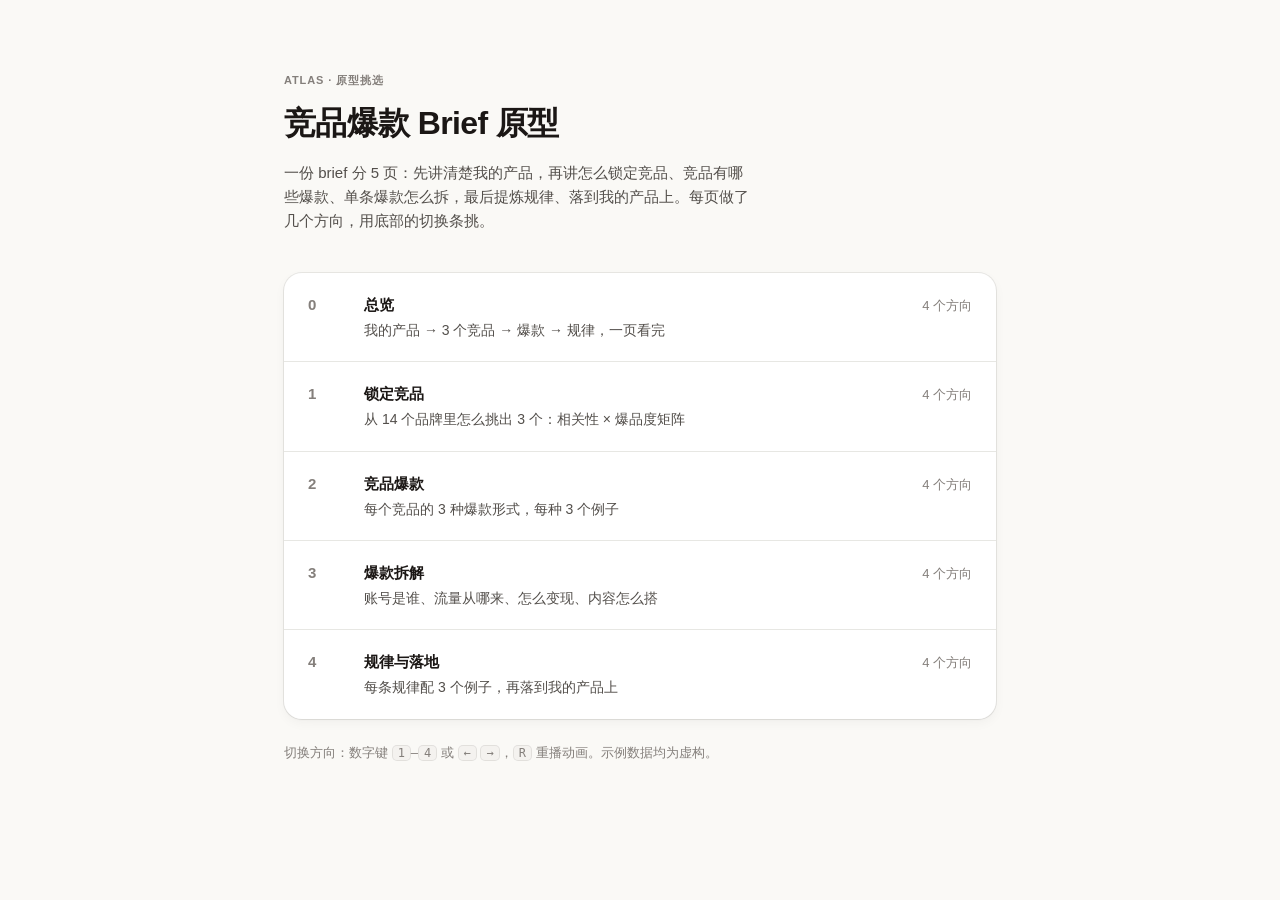
<file: proto/index.html>
<!doctype html>
<html lang="zh-CN">
<head>
<meta charset="utf-8">
<meta name="viewport" content="width=device-width, initial-scale=1">
<title>Atlas Proto</title>
<link rel="stylesheet" href="shared/base.css">
<style>
  main { max-width: 760px; margin: 0 auto; padding: 72px 24px 96px; }
  h1 { font-size: 32px; font-weight: 650; letter-spacing: -0.02em; margin-top: 8px; }
  .lede { color: var(--ink-2); margin-top: 12px; max-width: 56ch; }
  ol { list-style: none; padding: 0; margin: 40px 0 0; display: grid; gap: 1px; background: var(--line); border-radius: var(--r-lg); overflow: hidden; box-shadow: var(--shadow-1); }
  li a { display: grid; grid-template-columns: 40px 1fr auto; gap: 16px; align-items: baseline; padding: 20px 24px; background: var(--surface); text-decoration: none; transition: background-color 150ms ease; }
  @media (hover: hover) and (pointer: fine) { li a:hover { background: var(--surface-2); } }
  li a:active { background: var(--surface-2); }
  .n { font-variant-numeric: tabular-nums; color: var(--ink-3); font-weight: 600; }
  .t { font-weight: 600; }
  .d { display: block; color: var(--ink-2); font-size: 14px; margin-top: 2px; font-weight: 400; }
  .v { color: var(--ink-3); font-size: 13px; white-space: nowrap; }
  .foot { margin-top: 24px; font-size: 13px; color: var(--ink-3); }
  kbd { font-family: var(--font-mono); font-size: 12px; padding: 1px 6px; border-radius: 5px; background: var(--surface-2); box-shadow: inset 0 0 0 1px var(--line); }
</style>
</head>
<body>
<main>
  <p class="eyebrow">Atlas · 原型挑选</p>
  <h1>竞品爆款 Brief 原型</h1>
  <p class="lede">一份 brief 分 5 页：先讲清楚我的产品，再讲怎么锁定竞品、竞品有哪些爆款、单条爆款怎么拆，最后提炼规律、落到我的产品上。每页做了几个方向，用底部的切换条挑。</p>
  <ol>
    <li><a href="p0-overview.html"><span class="n">0</span><span class="t">总览<span class="d">我的产品 → 3 个竞品 → 爆款 → 规律，一页看完</span></span><span class="v">4 个方向</span></a></li>
    <li><a href="p1-competitors.html"><span class="n">1</span><span class="t">锁定竞品<span class="d">从 14 个品牌里怎么挑出 3 个：相关性 × 爆品度矩阵</span></span><span class="v">4 个方向</span></a></li>
    <li><a href="p2-hits.html"><span class="n">2</span><span class="t">竞品爆款<span class="d">每个竞品的 3 种爆款形式，每种 3 个例子</span></span><span class="v">4 个方向</span></a></li>
    <li><a href="p3-teardown.html"><span class="n">3</span><span class="t">爆款拆解<span class="d">账号是谁、流量从哪来、怎么变现、内容怎么搭</span></span><span class="v">4 个方向</span></a></li>
    <li><a href="p4-playbook.html"><span class="n">4</span><span class="t">规律与落地<span class="d">每条规律配 3 个例子，再落到我的产品上</span></span><span class="v">4 个方向</span></a></li>
  </ol>
  <p class="foot">切换方向：数字键 <kbd>1</kbd>–<kbd>4</kbd> 或 <kbd>←</kbd> <kbd>→</kbd>，<kbd>R</kbd> 重播动画。示例数据均为虚构。</p>
</main>
</body>
</html>
</file>
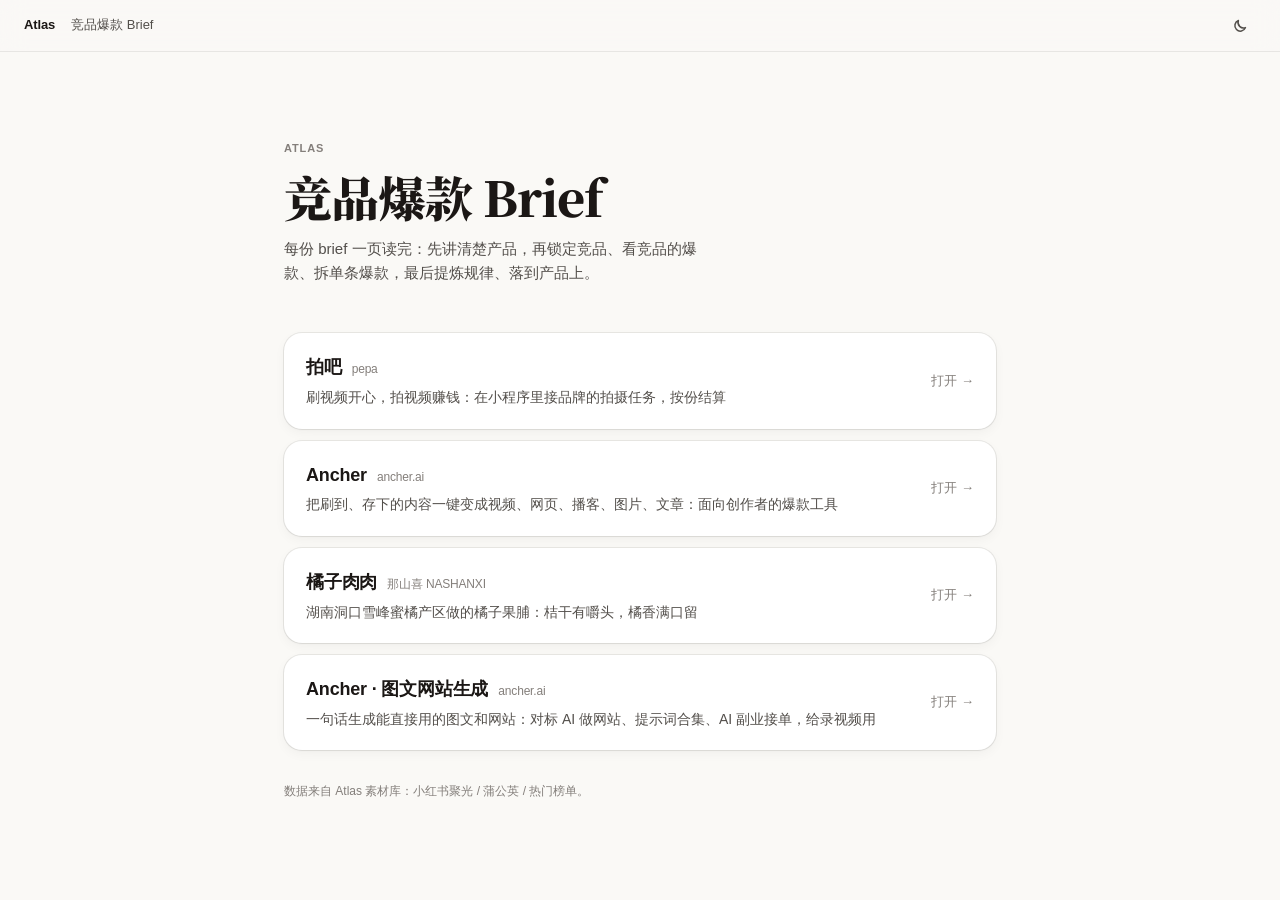
<file: site/index.html>
<!doctype html>
<html lang="zh-CN">
<head>
<meta charset="utf-8">
<meta name="viewport" content="width=device-width, initial-scale=1">
<script>try { const t = localStorage.getItem('atlas-theme'); if (t === 'light' || t === 'dark') document.documentElement.dataset.theme = t; } catch {}</script>
<title>Atlas</title>
<link rel="stylesheet" href="assets/base.css">
<style>
  .home { max-width: 760px; margin: 0 auto; padding: 88px 24px 96px; }
  .home h1 { font-family: var(--font-serif); font-weight: 900; font-size: clamp(32px, 5vw, 48px); line-height: 1.12; letter-spacing: -0.02em; margin-top: 12px; }
  .home .lede { margin-top: 14px; color: var(--ink-2); max-width: 52ch; }
  .list { list-style: none; margin: 48px 0 0; padding: 0; display: grid; gap: 12px; }
  .list a {
    display: grid; grid-template-columns: 1fr auto; align-items: center; gap: 4px 24px;
    padding: 20px 22px; border-radius: var(--r-lg); background: var(--surface); box-shadow: var(--shadow-1);
    text-decoration: none; transition: box-shadow 200ms var(--ease-out), transform 160ms var(--ease-out);
  }
  @media (hover: hover) and (pointer: fine) { .list a:hover { box-shadow: var(--shadow-2); } .list a:hover .go { color: var(--ink); } }
  .list a:active { transform: scale(0.99); }
  .list .t { display: flex; align-items: baseline; gap: 10px; font-size: 18px; font-weight: 650; letter-spacing: -0.01em; }
  .list .b { font-size: 12px; font-weight: 500; color: var(--ink-3); }
  .list .d { grid-column: 1; font-size: 14px; color: var(--ink-2); }
  .list .go { grid-row: 1 / span 2; grid-column: 2; font-size: 13px; color: var(--ink-3); white-space: nowrap; transition: color 150ms ease; }
  .list li { opacity: 0; transform: translateY(8px); animation: home-in 300ms var(--ease-out) forwards; animation-delay: calc(var(--i) * 50ms); }
  @keyframes home-in { to { opacity: 1; transform: none; } }
  @media (prefers-reduced-motion: reduce) { .list li { animation: none; opacity: 1; transform: none; } }
  .foot { margin-top: 32px; font-size: 12px; color: var(--ink-3); }
  @media (max-width: 520px) { .home { padding: 56px 16px 72px; } .list a { grid-template-columns: 1fr; } .list .go { grid-row: auto; grid-column: 1; } }
</style>
</head>
<body>
<main class="home">
  <p class="eyebrow">Atlas</p>
  <h1>竞品爆款 Brief</h1>
  <p class="lede">每份 brief 一页读完：先讲清楚产品，再锁定竞品、看竞品的爆款、拆单条爆款，最后提炼规律、落到产品上。</p>
  <ol class="list" id="list"></ol>
  <p class="foot">数据来自 Atlas 素材库：小红书聚光 / 蒲公英 / 热门榜单。</p>
</main>
<script src="briefs.js"></script>
<script src="assets/ui.js"></script>
<script>
  (function () {
    const esc = (t) => String(t).replace(/[&<>"]/g, (c) => ({ '&': '&amp;', '<': '&lt;', '>': '&gt;', '"': '&quot;' }[c]));
    document.getElementById('list').innerHTML = (window.BRIEFS || []).map((b, i) => `<li style="--i:${i}">
      <a href="${esc(b.slug)}/"><span class="t">${esc(b.name)}<span class="b">${esc(b.brand)}</span></span>
        <span class="d">${esc(b.oneLine)}</span><span class="go">打开 →</span></a></li>`).join('');
    AtlasUI.topBar({ home: true });
  })();
</script>
</body>
</html>
</file>
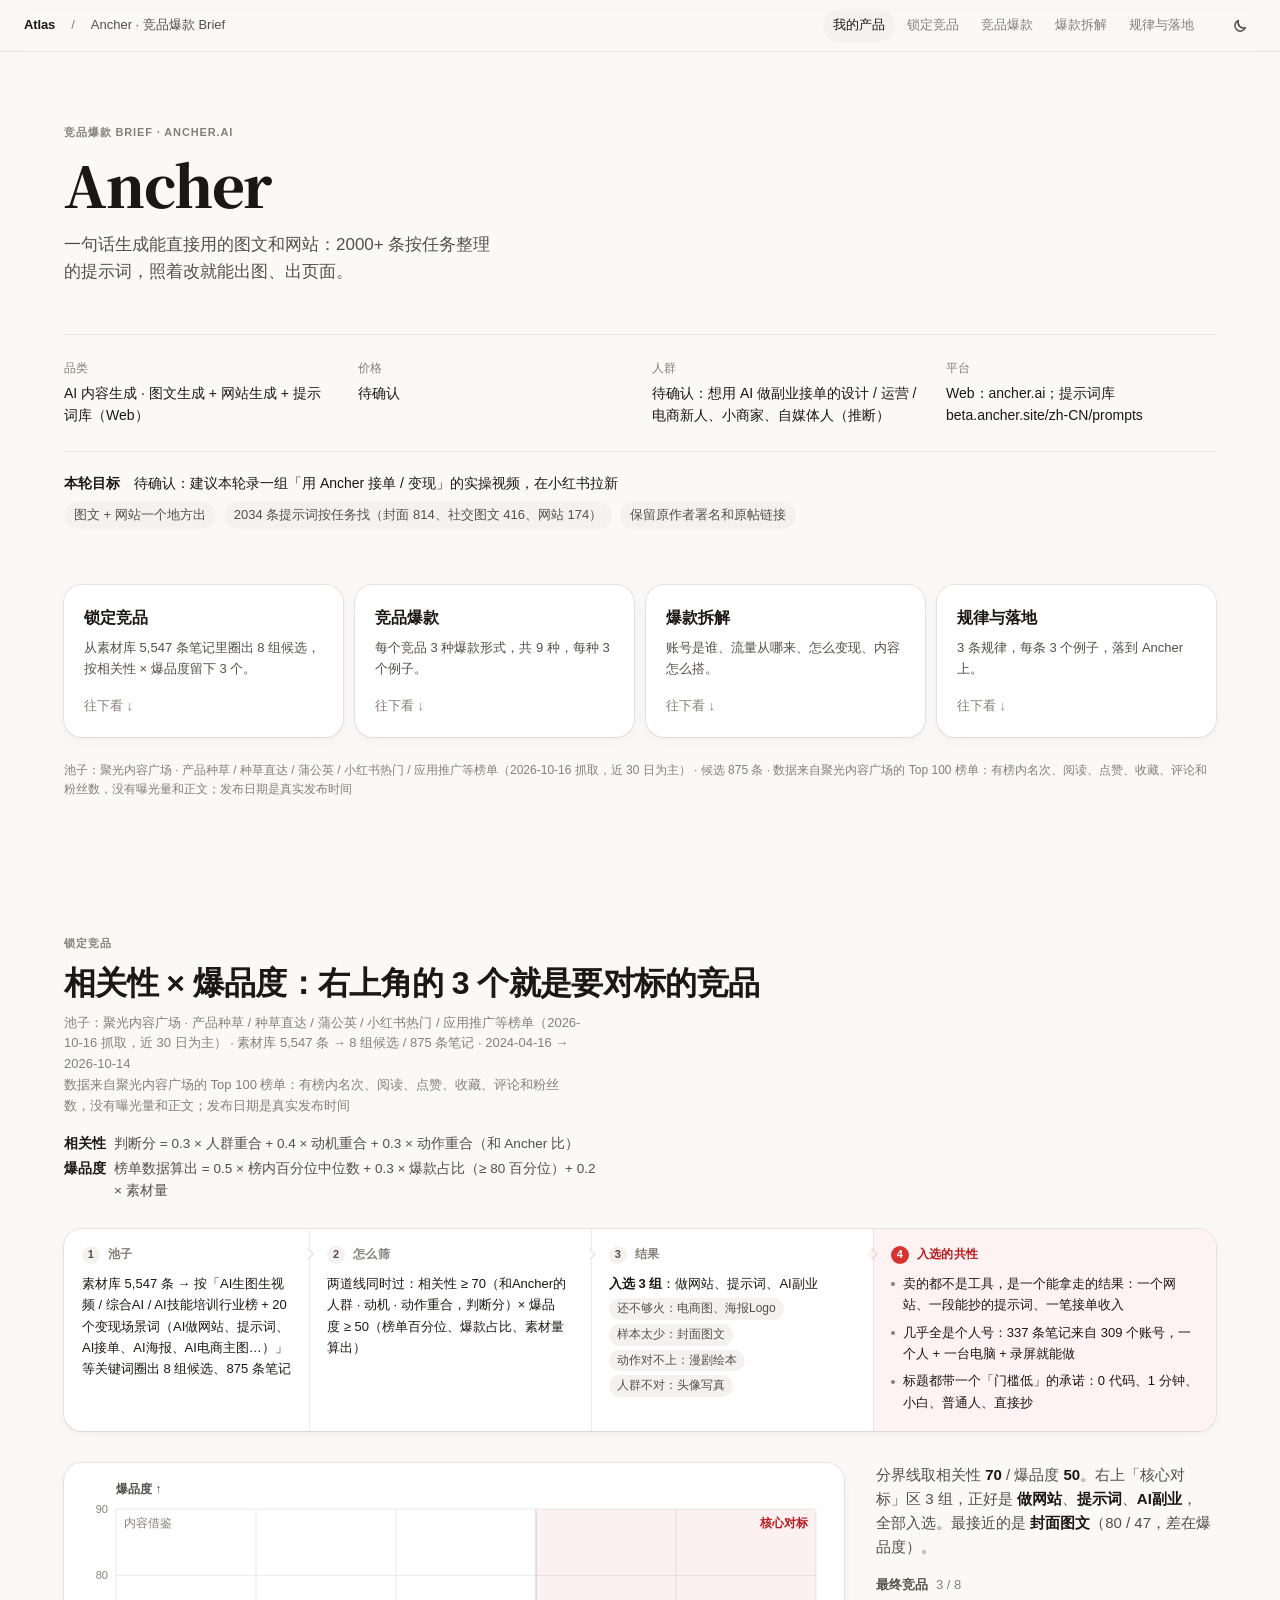
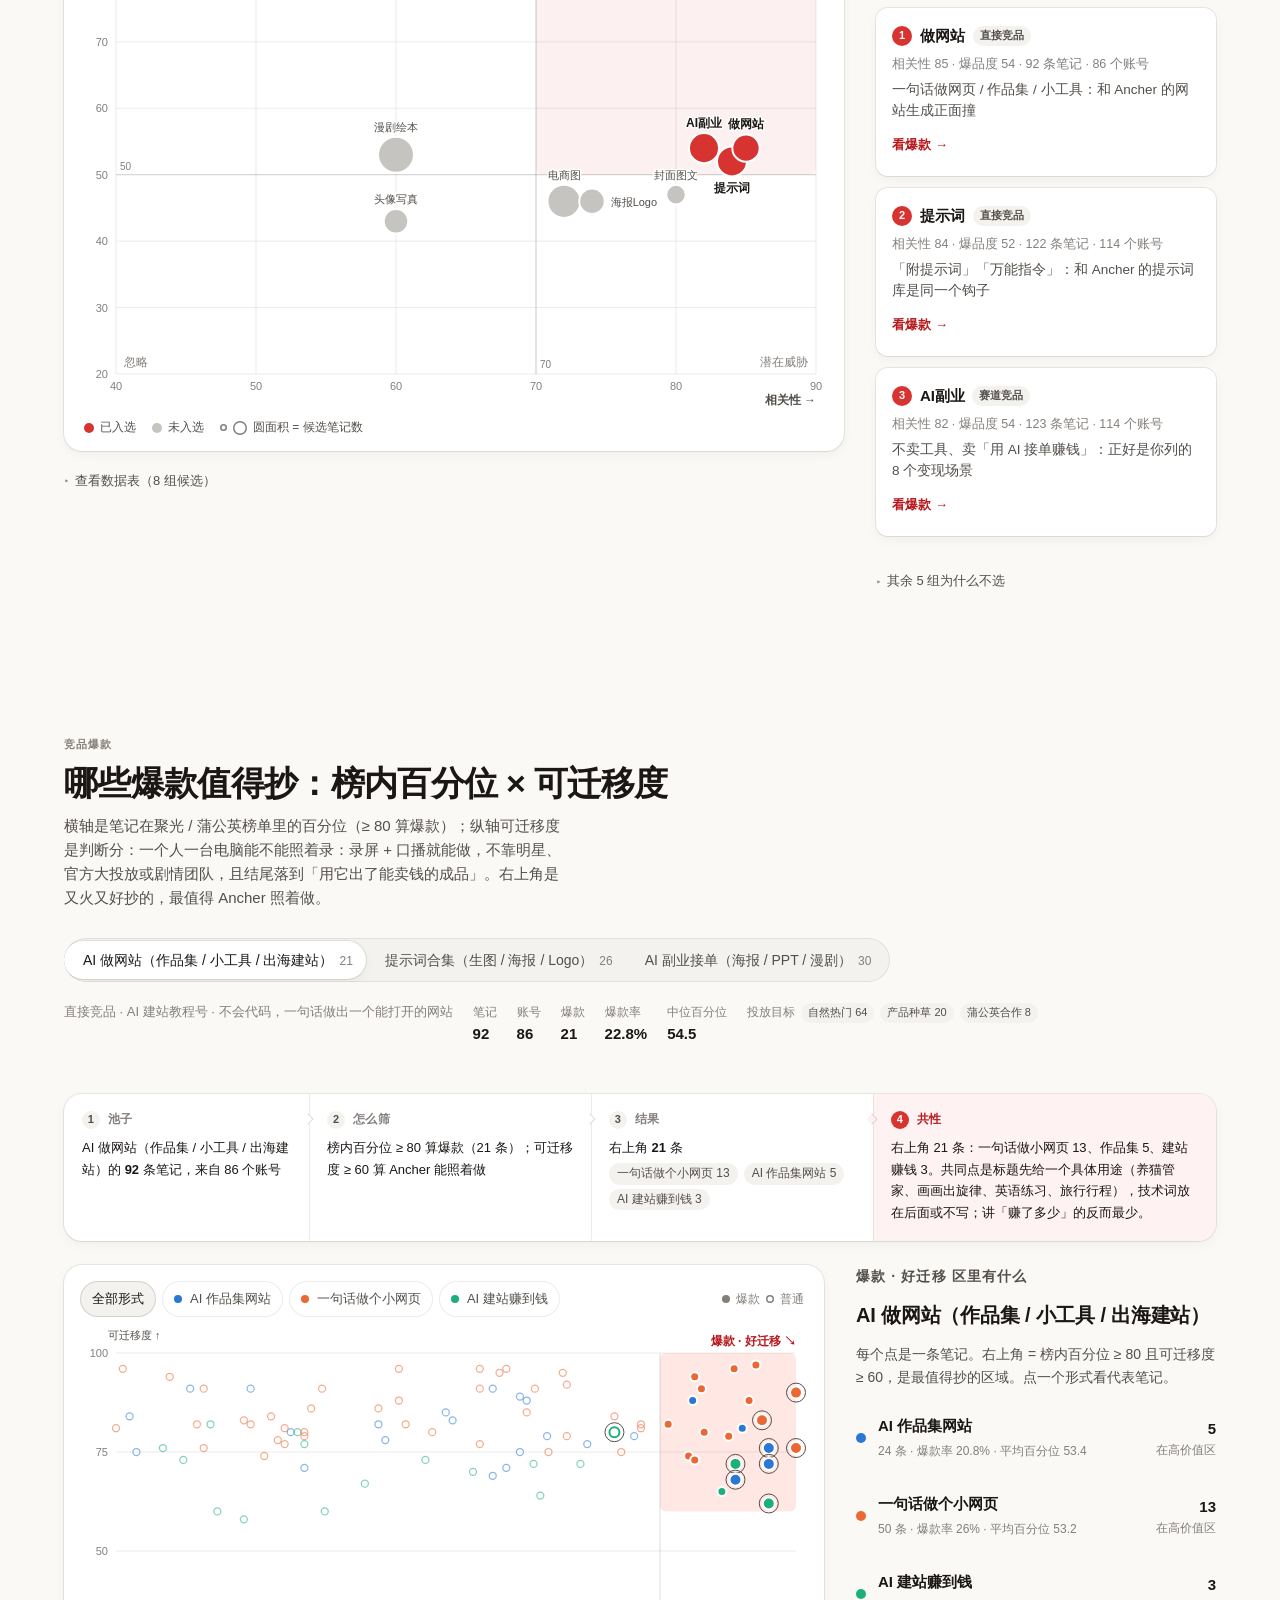
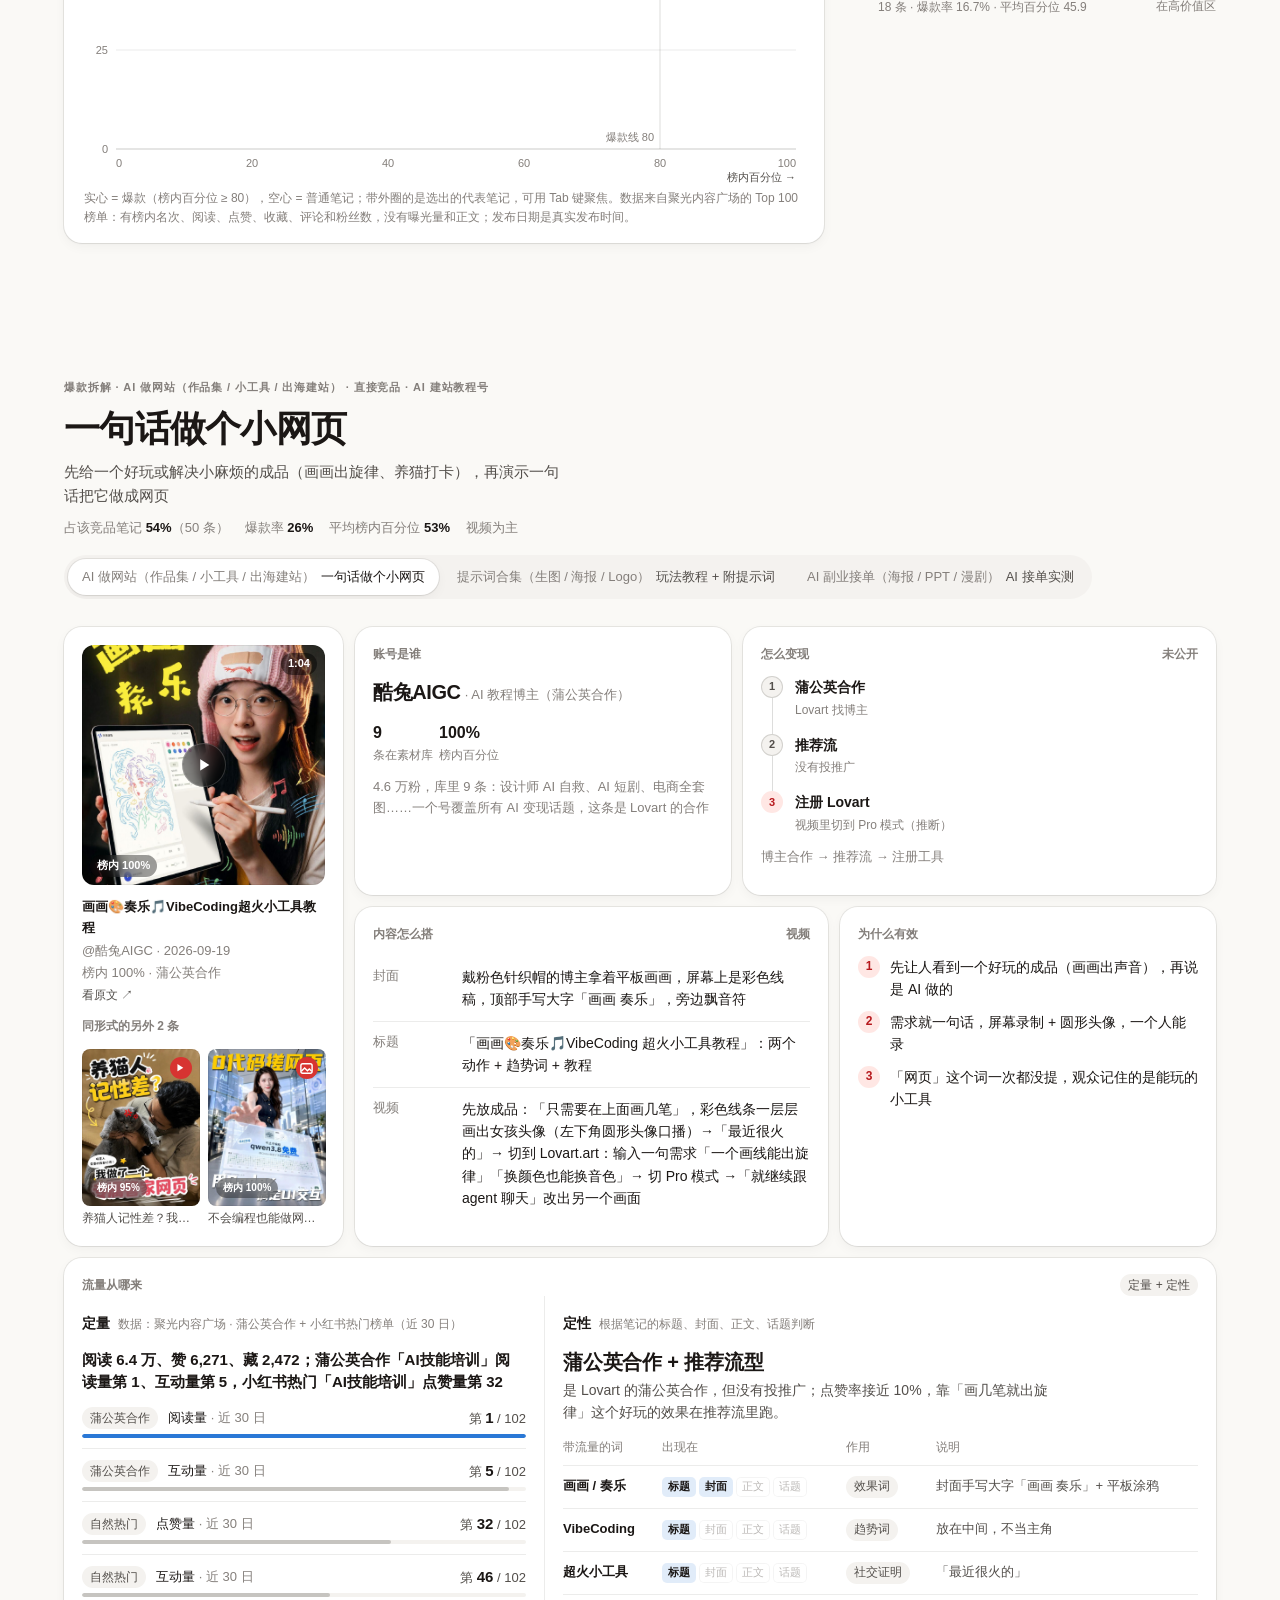
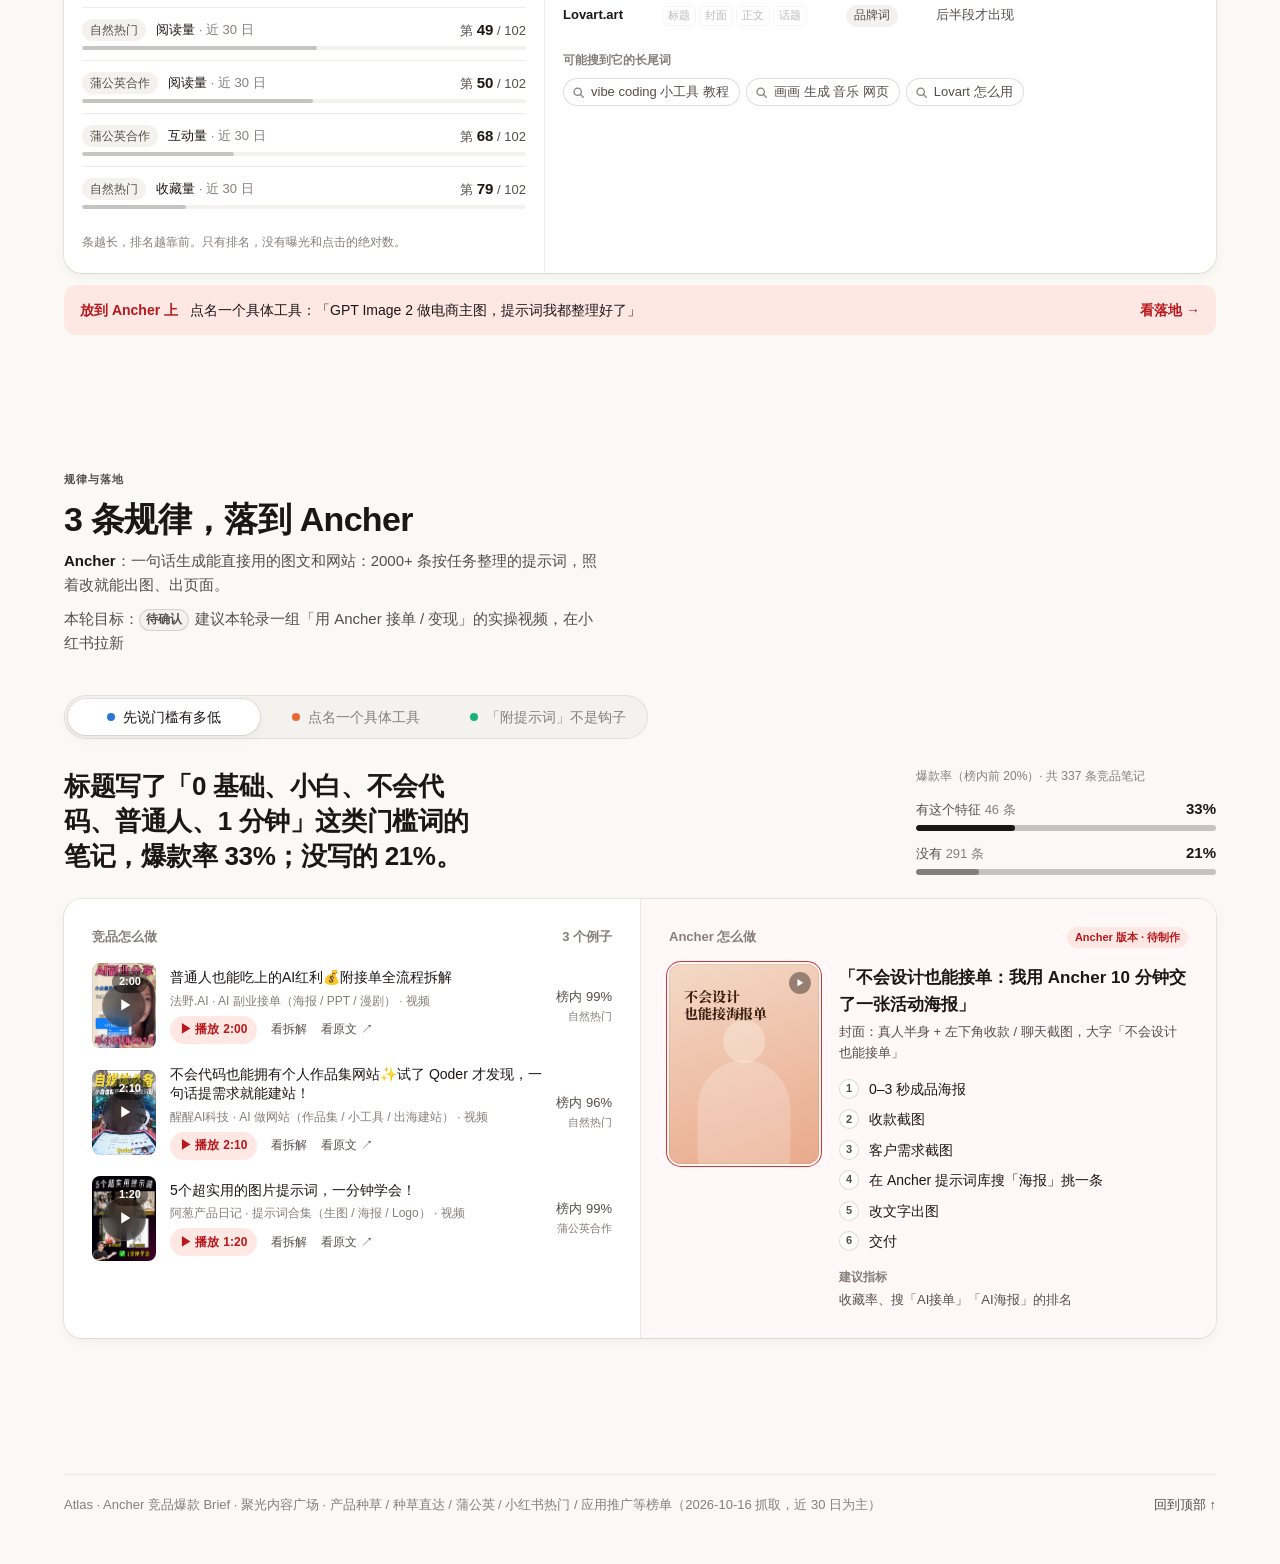
<file: site/ancher-gen/index.html>
<!doctype html>
<html lang="zh-CN">
<head>
<meta charset="utf-8">
<meta name="viewport" content="width=device-width, initial-scale=1">
<script>try { const t = localStorage.getItem('atlas-theme'); if (t === 'light' || t === 'dark') document.documentElement.dataset.theme = t; } catch {}</script>
<title>Atlas Brief</title>
<link rel="stylesheet" href="../assets/base.css?v=d4b5a95c">
<style>

  /* one-page brief frame */
  @media (prefers-reduced-motion: no-preference) { html { scroll-behavior: smooth; } }
  .brief > section { scroll-margin-top: 64px; }
  .brief > section + section { padding-top: 136px; }
  @media (max-width: 720px) { .brief > section + section { padding-top: 104px; } }
  .brief-foot { max-width: 1200px; margin: 136px auto 0; padding: 0 24px 48px; font-size: 13px; color: var(--ink-3); }
  .brief-foot > div { display: flex; flex-wrap: wrap; justify-content: space-between; gap: 8px 24px; padding-top: 20px; border-top: 1px solid var(--line); }
  .brief-foot a { color: var(--ink-2); text-decoration: none; transition: color 150ms ease; }
  @media (hover: hover) and (pointer: fine) { .brief-foot a:hover { color: var(--ink); } }
  @media (max-width: 720px) { .brief-foot { margin-top: 104px; padding: 0 16px 40px; } }

/* keyframes hoisted out of the section scopes (they can't nest) */
@keyframes cv-in { to { opacity: 1; transform: none; } }
@keyframes p1-in { from { opacity: 0; transform: translateY(6px); } }
@keyframes p1-fade { from { opacity: 0; } }
@keyframes v1-pop { from { opacity: 0; transform: scale(0.6); } }
@keyframes p2-in { from { opacity: 0; transform: translateY(8px); } }
@keyframes p2-fade { from { opacity: 0; } }
@keyframes td-in { from { opacity: 0; transform: translateY(8px); } }
@keyframes td-grow { from { transform: scaleX(0.02); } }
@keyframes td-fade { from { opacity: 0; } }
@keyframes rise { from { opacity: 0; transform: translateY(8px); } }
@keyframes fade { from { opacity: 0; } }
@keyframes swap { from { opacity: 0; transform: translateY(4px); } }

/* ================= product ================= */
#product {

  .cv { max-width: 1200px; margin: 0 auto; padding: 72px 24px 0; }
  .cv h1 { font-family: var(--font-serif); font-weight: 900; font-size: clamp(36px, 5vw, 56px); line-height: 1.1; letter-spacing: -0.02em; margin-top: 12px; }
  .cv .lede { margin-top: 16px; font-size: 17px; color: var(--ink-2); max-width: 46ch; }
  .cv-facts { display: grid; grid-template-columns: repeat(4, minmax(0, 1fr)); gap: 24px; margin-top: 48px; padding: 24px 0; border-block: 1px solid var(--line); }
  .cv-facts dt { font-size: 12px; color: var(--ink-3); }
  .cv-facts dd { margin: 4px 0 0; font-size: 14px; }
  .cv-goal { display: flex; flex-wrap: wrap; gap: 8px 24px; align-items: baseline; margin-top: 20px; font-size: 14px; }
  .cv-goal b { font-weight: 600; }
  .cv-sp { display: flex; flex-wrap: wrap; gap: 8px; }
  .cv-sp span { padding: 3px 10px; border-radius: 999px; background: var(--surface-2); color: var(--ink-2); font-size: 13px; }
  .cv-steps { list-style: none; padding: 0; margin: 56px 0 0; display: grid; grid-template-columns: repeat(4, minmax(0, 1fr)); gap: 12px; }
  .cv-steps a {
    display: flex; flex-direction: column; gap: 8px; height: 100%; padding: 20px; border-radius: var(--r-lg);
    background: var(--surface); box-shadow: var(--shadow-1); text-decoration: none;
    transition: box-shadow 200ms var(--ease-out), transform 160ms var(--ease-out);
  }
  @media (hover: hover) and (pointer: fine) { .cv-steps a:hover { box-shadow: var(--shadow-2); } }
  .cv-steps a:active { transform: scale(0.98); }
  .cv-steps .t { font-weight: 600; font-size: 16px; }
  .cv-steps .d { font-size: 13px; color: var(--ink-2); }
  .cv-steps .go { margin-top: auto; padding-top: 8px; font-size: 13px; color: var(--ink-3); }
  .cv-src { margin-top: 24px; font-size: 12px; color: var(--ink-3); }
  .cv-steps li { opacity: 0; transform: translateY(8px); animation: cv-in 300ms var(--ease-out) forwards; }
  .cv-steps li:nth-child(2) { animation-delay: 50ms; } .cv-steps li:nth-child(3) { animation-delay: 100ms; } .cv-steps li:nth-child(4) { animation-delay: 150ms; }
  
  @media (prefers-reduced-motion: reduce) { .cv-steps li { animation: none; opacity: 1; transform: none; } }
  @media (max-width: 860px) { .cv-facts, .cv-steps { grid-template-columns: repeat(2, minmax(0, 1fr)); } }
  @media (max-width: 480px) { .cv { padding: 48px 16px 0; } .cv-facts, .cv-steps { grid-template-columns: 1fr; } }

}
/* ================= competitors ================= */
#competitors {

  .p1 { max-width: 1200px; margin: 0 auto; padding: 0 24px; }
  @media (max-width: 720px) { .p1 { padding: 0 16px; } }
  .p1-head { display: grid; gap: 10px; max-width: 880px; }
  .p1-src, .p1-defs { max-width: 72ch; }
  .p1-head h2 { font-size: clamp(24px, 3vw, 32px); font-weight: 650; letter-spacing: -0.02em; line-height: 1.25; }
  .p1-src { font-size: 13px; color: var(--ink-3); }
  .p1-defs { display: grid; gap: 4px; margin: 6px 0 0; font-size: 13.5px; color: var(--ink-2); }
  .p1-defs div { display: flex; gap: 8px; }
  .p1-defs dt { flex: none; font-weight: 600; color: var(--ink); }
  .p1-defs dd { margin: 0; }
  .p1-section-title { font-size: 13px; font-weight: 600; color: var(--ink-2); margin-bottom: 12px; display: flex; align-items: baseline; gap: 8px; }
  .p1-section-title .num { color: var(--ink-3); font-weight: 500; }

  .p1-picks { display: grid; gap: 12px; }
  .p1-pick {
    position: relative; display: grid; gap: 6px; padding: 16px 16px 14px;
    background: var(--surface); border-radius: var(--r-md); box-shadow: var(--shadow-1);
  }
  .p1-pick-top { display: flex; align-items: center; gap: 8px; }
  .p1-pick-rank { width: 20px; height: 20px; border-radius: 50%; display: grid; place-items: center; flex: none;
    background: var(--accent); color: #fff; font-size: 11px; font-weight: 700; font-variant-numeric: tabular-nums; }
  .p1-pick-name { font-weight: 650; letter-spacing: -0.01em; }
  .p1-kind { font-size: 11px; font-weight: 600; padding: 1px 7px; border-radius: 999px; background: var(--surface-2); color: var(--ink-2); white-space: nowrap; }
  .p1-pick-metrics { font-size: 12.5px; color: var(--ink-3); font-variant-numeric: tabular-nums; }
  .p1-pick-why { font-size: 13.5px; color: var(--ink-2); line-height: 1.55; }
  .p1-pick-link {
    justify-self: start; display: inline-flex; align-items: center; gap: 4px; margin-top: 2px;
    min-height: 32px; font-size: 13px; font-weight: 600; color: var(--accent-ink); text-decoration: none;
    touch-action: manipulation; transition: transform 160ms var(--ease-out);
  }
  .p1-pick-link::after { content: ""; position: absolute; inset: 0; border-radius: inherit; } /* card-wide hit area, link stays the only control */
  .p1-pick-link span { transition: transform 200ms var(--ease-out); }
  @media (hover: hover) and (pointer: fine) {
    .p1-pick:hover .p1-pick-link span { transform: translateX(3px); }
  }
  .p1-pick:has(.p1-pick-link:active) { transform: scale(0.98); }
  .p1-pick { transition: transform 160ms var(--ease-out); }

  .p1-tip {
    position: fixed; z-index: 300; left: 0; top: 0; pointer-events: none;
    max-width: 260px; padding: 10px 12px; border-radius: 10px;
    background: var(--surface); box-shadow: var(--shadow-2);
    font-size: 12.5px; line-height: 1.5; color: var(--ink-2);
    opacity: 0; transform: translateY(2px); transition: opacity 120ms ease-out, transform 120ms ease-out;
  }
  .p1-tip[data-on] { opacity: 1; transform: none; }
  .p1-tip[data-pinned] { pointer-events: auto; }
  .p1-tip .tip-go { display: inline-block; margin-top: 8px; color: var(--accent-ink); font-weight: 600; text-decoration: none; }
  @media (hover: hover) and (pointer: fine) { .p1-tip .tip-go:hover { text-decoration: underline; text-underline-offset: 3px; } }
  .p1-tip .tip-hint { margin-top: 6px; font-size: 11.5px; color: var(--ink-3); }
  .p1-tip b { color: var(--ink); font-weight: 650; font-size: 13.5px; }
  .p1-tip .row { display: flex; justify-content: space-between; gap: 16px; font-variant-numeric: tabular-nums; }
  .p1-tip .row strong { color: var(--ink); font-weight: 600; }
  .p1-tip .why { margin-top: 6px; padding-top: 6px; border-top: 1px solid var(--line); }

  .p1-details { margin-top: 12px; font-size: 13px; }
  .p1-details summary { cursor: pointer; color: var(--ink-2); min-height: 36px; display: flex; align-items: center; gap: 6px; list-style: none; touch-action: manipulation; }
  .p1-details summary::-webkit-details-marker { display: none; }
  .p1-details summary::before { content: "▸"; font-size: 10px; color: var(--ink-3); transition: transform 160ms var(--ease-out); }
  .p1-details[open] summary::before { transform: rotate(90deg); }
  .p1-table-wrap { overflow-x: auto; margin-top: 8px; border-radius: var(--r-sm); box-shadow: var(--shadow-1); background: var(--surface); }
  .p1-table { width: 100%; border-collapse: collapse; font-size: 12.5px; font-variant-numeric: tabular-nums; }
  .p1-table th, .p1-table td { padding: 8px 10px; text-align: right; border-bottom: 1px solid var(--line); white-space: nowrap; }
  .p1-table th:first-child, .p1-table td:first-child { text-align: left; }
  .p1-table th { font-weight: 600; color: var(--ink-3); font-size: 11.5px; }
  .p1-table tr:last-child td { border-bottom: 0; }
  .p1-table tr[data-picked] td:first-child { color: var(--accent-ink); font-weight: 600; }

  .p1-rest { display: grid; gap: 8px; margin-top: 8px; }
  .p1-rest li { display: grid; grid-template-columns: auto 1fr; gap: 2px 10px; font-size: 13px; }
  .p1-rest .n { font-weight: 600; color: var(--ink); }
  .p1-rest .w { grid-column: 1 / -1; color: var(--ink-3); }
  ul.p1-rest { list-style: none; padding: 0; margin: 8px 0 0; }

  .p1-enter { animation: p1-in 280ms var(--ease-out) both; animation-delay: var(--d, 0ms); }
  
  @media (prefers-reduced-motion: reduce) {
    .p1-enter { animation: p1-fade 200ms ease both; }
    
  }

  /* ---------- V1 scatter ---------- */
  .v1-body { display: grid; grid-template-columns: minmax(0, 1fr) 340px; gap: 32px; margin-top: 32px; align-items: start; }
  @media (max-width: 960px) { .v1-body { grid-template-columns: 1fr; gap: 28px; } }
  .v1-chart { background: var(--surface); border-radius: var(--r-lg); box-shadow: var(--shadow-1); padding: 16px 12px 12px; }
  .v1-svg { display: block; width: 100%; overflow: visible; }
  .v1-svg text { font-family: var(--font-sans); }
  .v1-pt { cursor: pointer; outline: none; }
  .v1-pt .mark { transition: stroke-width 120ms ease-out; transform-box: fill-box; transform-origin: center; }
  .v1-pt:focus-visible .mark, .v1-pt[data-on] .mark { stroke: var(--ink); stroke-width: 2; }
  .v1-pt .mark { animation: v1-pop 300ms var(--ease-out) both; animation-delay: var(--d, 0ms); }
  
  @media (prefers-reduced-motion: reduce) { .v1-pt .mark { animation: p1-fade 200ms ease both; } }
  .v1-legend { display: flex; flex-wrap: wrap; gap: 6px 16px; padding: 10px 8px 2px; font-size: 12px; color: var(--ink-2); }
  .v1-legend span { display: inline-flex; align-items: center; gap: 6px; }
  .v1-legend i { display: inline-block; width: 10px; height: 10px; border-radius: 50%; }
  .v1-side { display: grid; gap: 16px; position: sticky; top: 72px; }
  @media (max-width: 960px) { .v1-side { position: static; } }
  .v1-verdict { font-size: 15px; color: var(--ink-2); line-height: 1.6; }
  .v1-verdict strong { color: var(--ink); font-weight: 650; }
  @media (hover: hover) and (pointer: fine) { .p1-next a:hover { color: var(--ink); } .p1-next a:hover span { transform: translateX(3px); } }

}
/* ================= hits ================= */
#hits {


  /* ---------- page-shared bits ---------- */
  .p2 { --gut: 24px; }
  .p2-wrap { max-width: 1200px; margin: 0 auto; padding: 0 var(--gut); }
  .p2-head { padding-top: 0; padding-bottom: 28px; display: grid; gap: 10px; }
  .p2-head h2 { font-size: clamp(24px, 2.4vw + 12px, 34px); font-weight: 650; letter-spacing: -0.02em; line-height: 1.2; }
  .p2-head .lede { color: var(--ink-2); max-width: 60ch; }
  @media (max-width: 720px) { .p2 { --gut: 16px; } .p2-head { padding-top: 0; } }

  button, a { touch-action: manipulation; }

  /* segmented control with sliding indicator */
  .seg { position: relative; display: inline-flex; padding: 3px; gap: 0; border-radius: 999px; background: var(--surface-2); box-shadow: inset 0 0 0 1px var(--line); max-width: 100%; overflow-x: auto; scrollbar-width: none; isolation: isolate; }
  .seg button { position: relative; z-index: 1; height: 38px; padding: 0 16px; border: 0; border-radius: 999px; background: none; color: var(--ink-2); font-size: 14px; font-weight: 500; white-space: nowrap; cursor: pointer; transition: color 150ms ease; }
  .seg button[aria-pressed="true"] { color: var(--ink); }
  .seg button:active { transform: scale(0.97); }
  .seg button small { color: var(--ink-3); font-size: 12px; margin-left: 6px; font-variant-numeric: tabular-nums; }
  .seg .short { display: none; }
  .seg .ind { position: absolute; z-index: 0; top: 3px; left: 0; height: 38px; border-radius: 999px; background: var(--surface); box-shadow: var(--shadow-1); pointer-events: none; }
  .seg[data-ready] .ind { transition: transform 250ms var(--ease-out), width 250ms var(--ease-out); }
  @media (hover: hover) and (pointer: fine) { .seg button:hover { color: var(--ink); } }
  @media (max-width: 520px) {
    .seg { display: flex; width: 100%; overflow: visible; }
    .seg button { flex: 1 1 0; min-width: 0; padding: 0 6px; font-size: 13px; }
    .seg button small { display: none; }
    .seg .full { display: none; }
    .seg .short { display: inline; }
  }

  .stats { display: flex; gap: 20px; margin: 0; }
  .stats div { display: grid; gap: 0; }
  .stats dt { font-size: 12px; color: var(--ink-3); }
  .stats dd { margin: 0; font-weight: 600; font-variant-numeric: tabular-nums; font-size: 15px; }

  .link { display: inline-flex; align-items: center; gap: 4px; color: var(--accent-ink); font-size: 14px; font-weight: 500; text-decoration: none; white-space: nowrap; }
  .link span { transition: transform 200ms var(--ease-out); }
  @media (hover: hover) and (pointer: fine) { .link:hover span { transform: translateX(3px); } }

  .nc { display: grid; gap: 10px; min-width: 0; align-content: start; }
  .nc .cover-wrap { transition: transform 160ms var(--ease-out); }
  .nc:active .cover-wrap { transform: scale(0.97); }
  .nc-t { font-size: 14px; font-weight: 550; line-height: 1.45; display: -webkit-box; -webkit-line-clamp: 2; -webkit-box-orient: vertical; overflow: hidden; }
  .nc-m { display: flex; gap: 10px; font-size: 12px; color: var(--ink-3); font-variant-numeric: tabular-nums; white-space: nowrap; overflow: hidden; }
  .nc-m .acct { overflow: hidden; text-overflow: ellipsis; min-width: 0; color: var(--ink-2); }
  .nc-l { display: flex; flex-wrap: wrap; align-items: center; gap: 4px 8px; font-size: 11px; color: var(--ink-3); }
  .chip { display: inline-flex; align-items: center; height: 20px; padding: 0 7px; border-radius: 999px; background: var(--surface-2); color: var(--ink-2); font-size: 11px; white-space: nowrap; }
  .nc-a { display: flex; flex-wrap: wrap; align-items: center; gap: 12px; font-size: 12px; }
  .nc-a .play-link { align-self: flex-start; }
  .nc-a a { color: var(--accent-ink); text-decoration: none; font-weight: 500; padding: 4px 0; }
  .nc-a a.ext { color: var(--ink-2); }
  @media (hover: hover) and (pointer: fine) { .nc-a a:hover { text-decoration: underline; text-underline-offset: 3px; } }
  .chead { display: flex; flex-wrap: wrap; align-items: baseline; gap: 8px 20px; padding-bottom: 20px; }
  .chead .kind { font-size: 13px; color: var(--ink-3); }
  .chead .obj { display: flex; flex-wrap: wrap; gap: 6px; align-items: center; font-size: 12px; color: var(--ink-3); }

  .enter { animation: p2-in 280ms var(--ease-out) both; animation-delay: calc(var(--i, 0) * 40ms); }
  
  .swap { animation: p2-fade 180ms ease-out both; }
  
  @media (prefers-reduced-motion: reduce) {
    .enter { animation: p2-fade 200ms ease-out both; animation-delay: 0ms; }
    .seg[data-ready] .ind { transition: none; }
  }


  /* ---------- V2 Quadrant ---------- */
  .v2 .bar { display: flex; flex-wrap: wrap; align-items: center; gap: 12px; padding-bottom: 20px; }
  .v2 .grid { display: grid; grid-template-columns: minmax(0, 1fr) 360px; gap: 32px; align-items: start; }
  .v2 .chart-card { background: var(--surface); border-radius: var(--r-lg); box-shadow: var(--shadow-1); padding: 16px 16px 8px; min-width: 0; }
  .v2 .legend { display: flex; flex-wrap: wrap; gap: 6px; margin-bottom: 8px; }
  .v2 .legend button { display: inline-flex; align-items: center; gap: 8px; min-height: 36px; padding: 0 12px; border: 0; border-radius: 999px; background: transparent; color: var(--ink-2); font-size: 13px; cursor: pointer; box-shadow: inset 0 0 0 1px var(--line); transition: background-color 150ms ease, color 150ms ease, box-shadow 150ms ease; }
  .v2 .legend button[aria-pressed="true"] { background: var(--surface-2); color: var(--ink); box-shadow: inset 0 0 0 1px var(--line-strong); }
  .v2 .legend button:active { transform: scale(0.97); }
  .v2 .legend i { width: 8px; height: 8px; border-radius: 50%; background: var(--sw); flex: none; }
  .v2 .legend .hollow { display: inline-flex; align-items: center; gap: 6px; margin-left: auto; font-size: 12px; color: var(--ink-3); padding: 0 4px; }
  .v2 .legend .hollow b { width: 8px; height: 8px; border-radius: 50%; box-shadow: inset 0 0 0 1.5px var(--ink-3); }
  .v2 .legend .hollow b.f { background: var(--ink-3); box-shadow: none; }
  .v2 .plot { position: relative; }
  .v2 svg { display: block; width: 100%; overflow: visible; touch-action: manipulation; }
  .v2 svg text { font-family: var(--font-sans); fill: var(--ink-3); font-size: 11px; font-variant-numeric: tabular-nums; }
  .v2 .dot { transition: opacity 180ms ease; }
  .v2 .tip { position: absolute; z-index: 5; pointer-events: none; min-width: 140px; max-width: 220px; padding: 8px 10px; border-radius: 10px; background: var(--surface); box-shadow: var(--shadow-2); font-size: 12px; line-height: 1.45; opacity: 0; transform: translate(-50%, calc(-100% - 12px)) scale(0.97); transform-origin: 50% 100%; transition: opacity 120ms ease-out, transform 120ms ease-out; }
  .v2 .tip[data-show] { opacity: 1; transform: translate(-50%, calc(-100% - 12px)); }
  .v2 .tip strong { display: block; font-size: 15px; font-variant-numeric: tabular-nums; color: var(--ink); }
  .v2 .tip .k { display: flex; align-items: center; gap: 6px; color: var(--ink-2); }
  .v2 .tip .k i { width: 10px; height: 2px; border-radius: 1px; background: var(--sw); }
  .v2 .tip .tt { color: var(--ink); margin-top: 4px; font-weight: 550; }
  .v2 .tip .ac { color: var(--ink-3); }
  .v2 .note { font-size: 12px; color: var(--ink-3); padding: 4px 4px 8px; }
  .v2 .panel { display: grid; gap: 16px; position: sticky; top: 72px; }
  .v2 .panel h2 { font-size: 20px; font-weight: 650; letter-spacing: -0.01em; display: flex; align-items: center; gap: 10px; }
  .v2 .panel h2 i { width: 10px; height: 10px; border-radius: 50%; background: var(--sw); flex: none; }
  .v2 .panel p { color: var(--ink-2); font-size: 14px; }
  .v2 .panel .trio { display: grid; grid-template-columns: repeat(3, minmax(0, 1fr)); gap: 10px; }
  .v2 .panel .trio .nc-t { font-size: 12px; }
  .v2 .panel .trio .nc-m { font-size: 11px; flex-direction: column; gap: 2px; }
  .v2 .panel .trio .nc-a { flex-direction: column; gap: 0; }
  .v2 .frow { display: grid; grid-template-columns: 10px minmax(0, 1fr) auto; gap: 12px; align-items: center; width: 100%; text-align: left; padding: 14px 12px; border: 0; border-radius: var(--r-md); background: transparent; cursor: pointer; transition: background-color 150ms ease; }
  .v2 .frow:active { transform: scale(0.98); }
  @media (hover: hover) and (pointer: fine) { .v2 .frow:hover { background: var(--surface-2); } }
  .v2 .frow i { width: 10px; height: 10px; border-radius: 50%; background: var(--sw); }
  .v2 .frow b { font-weight: 600; display: block; }
  .v2 .frow small { color: var(--ink-3); font-size: 12px; }
  .v2 .frow .q { font-variant-numeric: tabular-nums; font-weight: 600; text-align: right; }
  .v2 .frow .q small { display: block; font-weight: 400; }
  @media (max-width: 960px) { .v2 .grid { grid-template-columns: minmax(0, 1fr); } .v2 .panel { position: static; } .v2 .legend .hollow { margin-left: 0; } }



}
/* ================= teardown ================= */
#teardown {

  .td { max-width: 1200px; margin: 0 auto; padding: 0 24px; }
  @media (max-width: 720px) { .td { padding: 0 16px; } }
  .td button, .td a { touch-action: manipulation; }

  .td-in { animation: td-in 260ms var(--ease-out) both; animation-delay: calc(var(--i, 0) * 45ms); }
  
  .td-grow { transform-origin: left center; animation: td-grow 300ms var(--ease-out) both; animation-delay: calc(120ms + var(--i, 0) * 45ms); }
  
  @media (prefers-reduced-motion: reduce) {
    .td-in { animation: td-fade 200ms ease both; animation-delay: 0ms; }
    .td-grow { animation: none; }
    
  }

  /* header */
  .td-head { display: grid; grid-template-columns: minmax(0, 1fr); gap: 10px; }
  .td-head > * { min-width: 0; }
  .td-head h2 { font-size: clamp(26px, 3vw + 12px, 36px); font-weight: 650; letter-spacing: -0.02em; line-height: 1.2; }
  .td-head .desc { color: var(--ink-2); max-width: 60ch; }
  .td-meta { display: flex; flex-wrap: wrap; gap: 6px 16px; color: var(--ink-3); font-size: 13px; }
  .td-meta b { color: var(--ink); font-weight: 600; }

  /* switcher between the researched teardowns */
  .td-switch { display: flex; gap: 4px; padding: 4px; border-radius: 999px; background: var(--surface-2); width: max-content; max-width: 100%; overflow-x: auto; scrollbar-width: none; }
  .td-switch button {
    flex: none; border: 0; background: transparent; cursor: pointer;
    min-height: 36px; padding: 0 14px; border-radius: 999px; font-size: 13px; color: var(--ink-2);
    transition: color 150ms ease-out, background-color 150ms ease-out, box-shadow 150ms ease-out, transform 160ms var(--ease-out);
  }
  .td-switch button:active { transform: scale(0.97); }
  @media (hover: hover) and (pointer: fine) { .td-switch button:hover { color: var(--ink); } }
  .td-switch button[aria-pressed="true"] { background: var(--surface); color: var(--ink); box-shadow: var(--shadow-1); }
  .td-switch .c { color: var(--ink-3); margin-right: 6px; }
  .td-switch .c-short { display: none; }
  @media (max-width: 520px) {
    .td-switch { display: grid; grid-template-columns: repeat(3, minmax(0, 1fr)); width: 100%; overflow: visible; border-radius: 14px; }
    .td-switch button { display: grid; align-content: center; gap: 1px; min-width: 0; min-height: 48px; padding: 4px 6px; border-radius: 10px; text-align: center; }
    .td-switch .c { margin: 0; font-size: 13px; font-weight: 600; color: inherit; }
    .td-switch .c-full { display: none; }
    .td-switch .c-short { display: inline; }
    .td-switch .fn { font-size: 11px; color: var(--ink-3); white-space: nowrap; overflow: hidden; text-overflow: ellipsis; }
  }

  .td-sub { color: var(--ink-2); font-size: 14px; }
  .td-muted { color: var(--ink-3); font-size: 13px; }
  .td-chip { display: inline-flex; align-items: center; height: 22px; padding: 0 8px; border-radius: 999px; background: var(--surface-2); font-size: 12px; font-weight: 500; color: var(--ink-2); white-space: nowrap; }

  /* bento */
  .td-grid { display: grid; grid-template-columns: repeat(12, minmax(0, 1fr)); gap: 12px; margin-top: 28px; }
  .td-card { background: var(--surface); border-radius: var(--r-lg); box-shadow: var(--shadow-1); padding: 18px; min-width: 0; display: grid; gap: 12px; align-content: start; }
  .td-lbl { display: flex; justify-content: space-between; align-items: center; gap: 8px; font-size: 12px; font-weight: 600; color: var(--ink-3); }
  .td-lbl h2 { font: inherit; color: inherit; }
  .hero { grid-column: span 3; grid-row: span 2; }
  .acct { grid-column: span 4; }
  .fun { grid-column: span 5; }
  .struct { grid-column: span 5; }
  .why { grid-column: span 4; }
  .traffic, .apply-wrap { grid-column: 1 / -1; }
  .hero .cap { font-size: 13px; display: grid; gap: 2px; }
  /* cover fills the 2-row tile so it never leaves dead space under it */
  @media (min-width: 721px) {
    .hero { display: flex; flex-direction: column; }
    .hero > .cover-wrap { flex: 1; display: flex; min-height: 0; }
    .hero > .cover-wrap > .cover { flex: 1; aspect-ratio: auto; min-height: 240px; }
  }
  .acct .name { font-size: 20px; font-weight: 650; letter-spacing: -0.02em; }
  .kpis { display: grid; grid-template-columns: repeat(2, auto); justify-content: start; column-gap: 32px; gap: 6px; font-size: 12px; color: var(--ink-3); }
  .kpis b { display: block; color: var(--ink); font-size: 16px; font-weight: 650; }
  @media (max-width: 1080px) {
    .hero { grid-column: span 4; }
    .acct, .fun { grid-column: span 8; }
    .struct, .why { grid-column: span 6; }
  }
  @media (max-width: 720px) {
    .td-grid { grid-template-columns: 1fr; }
    .td-grid > * { grid-column: 1 / -1 !important; grid-row: auto !important; }
    .hero { grid-template-columns: 120px 1fr; align-items: start; }
    .hero .sibs-h, .hero .sibs { grid-column: 1 / -1; }
    .hero .sibs { grid-template-columns: repeat(2, 120px); }
  }

  /* hero extras */
  .hero .cap a { color: var(--ink-2); text-decoration: none; font-size: 12px; }
  @media (hover: hover) and (pointer: fine) { .hero .cap a:hover { color: var(--ink); text-decoration: underline; text-underline-offset: 2px; } }
  .sibs { display: grid; grid-template-columns: repeat(2, minmax(0, 1fr)); gap: 8px; }
  .sibs a { display: grid; gap: 4px; text-decoration: none; font-size: 12px; color: var(--ink-2); min-width: 0; }
  .sibs a span { white-space: nowrap; overflow: hidden; text-overflow: ellipsis; }
  .sibs .cover { border-radius: var(--r-sm); }
  .sibs .cover-tag { font-size: 10px; }
  .sibs-h { font-size: 12px; font-weight: 600; color: var(--ink-3); }

  /* leaderboard records (定量) */
  .recs { list-style: none; margin: 0; padding: 0; display: grid; }
  .recs li { display: grid; grid-template-columns: auto minmax(0, 1fr) auto; align-items: center; gap: 4px 10px; padding: 10px 0; border-top: 1px solid var(--line); font-size: 13px; }
  .recs li:first-child { border-top: 0; padding-top: 0; }
  .recs .m { min-width: 0; overflow: hidden; text-overflow: ellipsis; white-space: nowrap; color: var(--ink); }
  .recs .m span { color: var(--ink-3); }
  .recs .rk { font-variant-numeric: tabular-nums; color: var(--ink-2); white-space: nowrap; }
  .recs .rk b { color: var(--ink); font-weight: 650; font-size: 15px; }
  .recs .trk { grid-column: 1 / -1; height: 4px; border-radius: 2px; background: var(--surface-2); overflow: hidden; }
  .recs .trk span { display: block; height: 100%; border-radius: 2px; background: var(--s1); }
  .recs li + li .trk span { background: var(--s-muted); }
  .q-sum { font-size: 15px; font-weight: 600; line-height: 1.45; max-width: 52ch; }

  /* money chain */
  .chain { list-style: none; margin: 0; padding: 0; display: grid; gap: 0; counter-reset: st; }
  .chain li { position: relative; display: grid; grid-template-columns: 22px 1fr; gap: 2px 12px; padding-bottom: 14px; counter-increment: st; }
  .chain li:last-child { padding-bottom: 0; }
  .chain li::before { content: counter(st); grid-row: span 2; display: grid; place-items: center; width: 22px; height: 22px; border-radius: 50%; background: var(--surface-2); box-shadow: inset 0 0 0 1px var(--line-strong); font-size: 11px; font-weight: 650; color: var(--ink-2); font-variant-numeric: tabular-nums; z-index: 1; }
  .chain li:last-child::before { background: var(--accent-soft); color: var(--accent-ink); box-shadow: none; }
  .chain li:not(:last-child)::after { content: ""; position: absolute; left: 10.5px; top: 22px; bottom: 0; width: 1px; background: var(--line-strong); }
  .chain b { font-size: 14px; font-weight: 600; }
  .chain span { font-size: 12px; color: var(--ink-3); }
  .inf { display: inline-flex; align-items: center; height: 18px; padding: 0 6px; margin-left: 6px; border-radius: 999px; font-size: 11px; color: var(--ink-3); box-shadow: inset 0 0 0 1px var(--line-strong); vertical-align: 1px; }

  /* structure + why */
  .steps { list-style: none; margin: 0; padding: 0; display: grid; }
  .steps li { display: grid; grid-template-columns: 5.5em 1fr; gap: 12px; padding: 10px 0; border-top: 1px solid var(--line); font-size: 14px; }
  .steps li:first-child { border-top: 0; }
  .steps .t { color: var(--ink-3); font-size: 13px; font-variant-numeric: tabular-nums; }
  .whys { list-style: none; margin: 0; padding: 0; display: grid; gap: 10px; counter-reset: why; }
  .whys li { counter-increment: why; display: grid; grid-template-columns: 22px 1fr; gap: 10px; font-size: 14px; }
  .whys li::before { content: counter(why); display: grid; place-items: center; width: 22px; height: 22px; border-radius: 50%; background: var(--accent-soft); color: var(--accent-ink); font-size: 12px; font-weight: 650; }

  /* ---------- 流量从哪来 ---------- */
  .traffic { padding: 0; gap: 0; }
  .traffic > .td-lbl { padding: 16px 18px 0; }
  .traffic .layers { display: grid; grid-template-columns: minmax(0, 5fr) minmax(0, 7fr); }
  .traffic .layers.qual-only { grid-template-columns: minmax(0, 1fr); }
  .layer { display: grid; gap: 14px; align-content: start; padding: 16px 18px 20px; min-width: 0; }
  .layer + .layer { border-left: 1px solid var(--line); }
  .layer-h { display: flex; align-items: baseline; gap: 8px; flex-wrap: wrap; }
  .layer-h b { font-size: 14px; font-weight: 600; color: var(--ink); }
  .layer-h span { font-size: 12px; color: var(--ink-3); }
  .foot { display: grid; gap: 2px; font-size: 12px; color: var(--ink-3); }
  .foot b { color: var(--ink-2); font-weight: 600; }
  .nodata { margin: 14px 18px 0; padding: 10px 12px; border-radius: var(--r-sm); background: var(--surface-2); font-size: 13px; color: var(--ink-2); }

  .verdict { display: grid; gap: 4px; }
  .verdict strong { font-size: 20px; font-weight: 650; letter-spacing: -0.01em; line-height: 1.3; }
  .verdict p { font-size: 14px; color: var(--ink-2); max-width: 65ch; }

  .kw { width: 100%; border-collapse: collapse; font-size: 13px; }
  .kw th { text-align: left; font-size: 12px; font-weight: 500; color: var(--ink-3); padding: 0 12px 8px 0; white-space: nowrap; }
  .kw td { padding: 10px 12px 10px 0; border-top: 1px solid var(--line); vertical-align: middle; }
  .kw th:last-child, .kw td:last-child { padding-right: 0; }
  .kw .w { font-weight: 600; white-space: nowrap; }
  .kw .note { color: var(--ink-2); }
  .where { display: inline-flex; gap: 3px; }
  .where span { display: inline-grid; place-items: center; height: 20px; padding: 0 6px; border-radius: 5px; font-size: 11px; white-space: nowrap; }
  .where .on { background: color-mix(in oklch, var(--s1) 14%, transparent); color: var(--ink); font-weight: 600; }
  .where .off { color: var(--ink-3); opacity: 0.55; box-shadow: inset 0 0 0 1px var(--line); }

  .lt { display: grid; gap: 8px; }
  .lt-h { font-size: 12px; font-weight: 600; color: var(--ink-3); }
  .lt ul { display: flex; flex-wrap: wrap; gap: 6px; margin: 0; padding: 0; list-style: none; }
  .lt li { display: inline-flex; align-items: center; gap: 6px; height: 28px; padding: 0 11px 0 9px; border-radius: 999px; font-size: 13px; color: var(--ink-2); box-shadow: inset 0 0 0 1px var(--line-strong); }
  .lt svg { width: 13px; height: 13px; flex: none; color: var(--ink-3); }

  @media (max-width: 960px) {
    .traffic .layers { grid-template-columns: minmax(0, 1fr); }
    .layer + .layer { border-left: 0; border-top: 1px solid var(--line); }
  }
  @media (max-width: 720px) {
    .kw thead { display: none; }
    .kw, .kw tbody, .kw tr, .kw td { display: block; }
    .kw tr { display: grid; grid-template-columns: auto 1fr; gap: 6px 10px; padding: 12px 0; border-top: 1px solid var(--line); }
    .kw td { padding: 0; border: 0; }
    .kw .where-td { grid-column: 1 / -1; grid-row: 2; }
    .kw .note { grid-column: 1 / -1; }
    .kw .role { justify-self: end; }
  }

  /* apply */
  .apply {
    display: flex; align-items: center; gap: 12px; flex-wrap: wrap;
    padding: 14px 16px; border-radius: var(--r-md); background: var(--accent-soft); text-decoration: none; font-size: 14px;
    transition: transform 160ms var(--ease-out);
  }
  .apply:active { transform: scale(0.98); }
  .apply .lbl { font-weight: 650; color: var(--accent-ink); }
  .apply .go { margin-left: auto; color: var(--accent-ink); font-weight: 600; white-space: nowrap; }

  /* empty state */
  .empty { display: grid; grid-template-columns: 220px 1fr; gap: 32px; align-items: start; margin-top: 32px; }
  .empty .msg { display: grid; gap: 14px; padding-top: 8px; }
  .empty h2 { font-size: 22px; font-weight: 650; letter-spacing: -0.01em; }
  .empty .stats { display: grid; grid-template-columns: repeat(4, auto); justify-content: start; gap: 4px 28px; margin: 6px 0; }
  .empty .stats span { color: var(--ink-3); font-size: 13px; }
  .empty .stats b { display: block; font-size: 20px; font-weight: 650; color: var(--ink); }
  .empty .done { display: grid; gap: 8px; margin: 0; padding: 0; list-style: none; }
  .empty .done a { display: flex; gap: 10px; align-items: center; min-height: 44px; padding: 0 14px; border-radius: var(--r-md); background: var(--surface); box-shadow: var(--shadow-1); text-decoration: none; font-size: 14px; transition: box-shadow 150ms ease-out, transform 160ms var(--ease-out); }
  .empty .done a:active { transform: scale(0.98); }
  @media (hover: hover) and (pointer: fine) { .empty .done a:hover { box-shadow: var(--shadow-2); } }
  .empty .done a span { color: var(--ink-3); }
  @media (max-width: 720px) {
    .empty { grid-template-columns: 1fr; gap: 20px; }
    .empty .cover-wrap { max-width: 200px; }
    .empty .stats { grid-template-columns: repeat(2, auto); }
  }

}
/* ================= playbook ================= */
#playbook {


  /* ---------- page frame ---------- */
  .p4 { max-width: 1200px; margin: 0 auto; padding: 0 24px; }
  .p4-head { display: grid; gap: 10px; margin-bottom: 40px; }
  .p4-head h2 { font-size: clamp(26px, 3vw, 34px); font-weight: 650; letter-spacing: -0.02em; line-height: 1.2; }
  .p4-head p { color: var(--ink-2); max-width: 65ch; }
  .p4-head p b { color: var(--ink); font-weight: 600; }

  .seg button, .v2-row a { touch-action: manipulation; }
  .tbc { display: inline-flex; align-items: center; margin-right: 6px; padding: 1px 7px; border-radius: 999px; font-size: 12px; font-weight: 600; color: var(--ink-2); background: var(--surface-2); box-shadow: inset 0 0 0 1px var(--line-strong); vertical-align: 1px; }

  /* law identity dot — always paired with the law label, never color alone */
  .lawdot { display: inline-block; width: 8px; height: 8px; border-radius: 50%; background: var(--lc); flex: none; }
  [data-law="L1"] { --lc: var(--s1); }
  [data-law="L2"] { --lc: var(--s2); }
  [data-law="L3"] { --lc: var(--s3); }

  /* evidence: two direct-labeled bars on one 0–100% scale */
  .ev { display: grid; gap: 10px; width: 300px; max-width: 100%; margin: 0; }
  .ev-cap { font-size: 12px; color: var(--ink-3); }
  .ev-row { display: grid; grid-template-columns: 1fr auto; gap: 4px 12px; align-items: baseline; font-size: 13px; color: var(--ink-2); }
  .ev-row b { color: var(--ink); font-weight: 650; font-variant-numeric: tabular-nums; font-size: 15px; }
  .ev-row .n { font-variant-numeric: tabular-nums; color: var(--ink-3); }
  .ev-track { grid-column: 1 / -1; position: relative; height: 6px; border-radius: 999px; background: var(--s-muted); overflow: hidden; }
  .ev-fill { position: absolute; inset: 0 auto 0 0; border-radius: inherit; background: var(--ink); }
  .ev-row.is-muted .ev-fill { background: var(--ink-3); }
  .ev-dots { display: flex; flex-wrap: wrap; gap: 3px; grid-column: 1 / -1; }
  .ev-dots i { width: 6px; height: 6px; border-radius: 50%; background: var(--ink); }

  /* product mock badge */
  .mock { position: relative; }
  .mock .cover { box-shadow: 0 0 0 2px var(--bg), 0 0 0 3px var(--accent); }
  .mock-badge {
    display: inline-flex; align-items: center; gap: 6px; width: fit-content;
    font-size: 11px; font-weight: 600; color: var(--accent-ink);
    padding: 2px 8px; border-radius: 999px; background: var(--accent-soft); white-space: nowrap;
  }

  .kv { display: grid; grid-template-columns: 3.5em 1fr; gap: 6px 12px; margin: 0; font-size: 14px; }
  .kv dt { color: var(--ink-3); }
  .kv dd { margin: 0; color: var(--ink); }
  .kpi { margin-top: 16px; font-size: 13px; color: var(--ink-2); }
  .kpi b { display: block; font-size: 12px; font-weight: 600; color: var(--ink-3); margin-bottom: 2px; }

  /* entrance: transform + opacity only, staggered */
  .rise { animation: rise 280ms var(--ease-out) both; animation-delay: calc(var(--i, 0) * 50ms); }
  
  @media (prefers-reduced-motion: reduce) {
    .rise { animation-name: fade; }
    
  }

  /* ---------- 映射 ---------- */
  .seg { position: relative; display: inline-grid; grid-auto-flow: column; grid-auto-columns: 1fr; padding: 4px; border-radius: 999px; background: var(--surface-2); box-shadow: inset 0 0 0 1px var(--line); margin-bottom: 28px; max-width: 100%; }
  .seg-hl { position: absolute; top: 4px; bottom: 4px; left: 4px; border-radius: 999px; background: var(--surface); box-shadow: var(--shadow-1); transition: transform 220ms var(--ease-out); }
  .seg button { position: relative; display: flex; align-items: center; justify-content: center; gap: 8px; height: 36px; padding: 0 18px; border: 0; background: none; border-radius: 999px; cursor: pointer; color: var(--ink-3); font-size: 14px; white-space: nowrap; transition: color 150ms ease; }
  .seg button[aria-selected="true"] { color: var(--ink); }
  @media (hover: hover) and (pointer: fine) { .seg button:hover { color: var(--ink); } }
  .seg button:active { transform: scale(0.97); }
  @media (max-width: 560px) { .seg { display: grid; width: 100%; } .seg button { height: auto; min-height: 44px; padding: 6px 8px; font-size: 12px; line-height: 1.3; white-space: normal; text-align: left; } }
  .v2-panel { display: grid; gap: 24px; }
  .v2-panel.swap { animation: swap 180ms var(--ease-out); }
  
  @media (prefers-reduced-motion: reduce) { .v2-panel.swap { animation-name: fade; } .seg-hl { transition: none; } }
  .v2-claim { display: grid; grid-template-columns: 1fr auto; gap: 24px; align-items: end; }
  .v2-claim h2 { font-size: clamp(20px, 2.4vw, 26px); font-weight: 650; letter-spacing: -0.015em; line-height: 1.35; max-width: 32ch; }
  .v2-panes { display: grid; grid-template-columns: 1fr 1fr; gap: 0; border-radius: var(--r-lg); box-shadow: var(--shadow-1); background: var(--surface); overflow: hidden; }
  .v2-pane { padding: 28px; display: grid; gap: 16px; align-content: start; min-width: 0; }
  .v2-pane + .v2-pane { border-left: 1px solid var(--line); background: color-mix(in oklch, var(--accent-soft) 35%, var(--surface)); }
  .v2-pane h3 { font-size: 13px; font-weight: 600; color: var(--ink-3); display: flex; justify-content: space-between; gap: 8px; align-items: center; }
  .v2-row { display: grid; grid-template-columns: 64px 1fr auto; gap: 14px; align-items: center; padding: 8px; margin: -8px; border-radius: var(--r-md); transition: background-color 150ms ease; }
  @media (hover: hover) and (pointer: fine) { .v2-row:hover { background: var(--surface-2); } }
  .v2-row a { text-decoration: none; }
  .v2-row-cov { display: block; border-radius: 8px; transition: transform 160ms var(--ease-out); }
  .v2-row-cov:active { transform: scale(0.97); }
  .v2-row .cover { border-radius: 8px; }
  .v2-row-l { display: flex; flex-wrap: wrap; align-items: center; gap: 14px; margin-top: 4px; font-size: 12px; }
  .v2-row-l a { color: var(--ink-2); padding: 2px 0; transition: color 150ms ease; }
  @media (hover: hover) and (pointer: fine) { .v2-row-l a:hover { color: var(--ink); } .v2-row-t:hover { text-decoration: underline; text-underline-offset: 3px; text-decoration-color: var(--line-strong); } }
  .v2-row .cover-text { font-size: 9px; left: 8%; right: 8%; }
  .v2-row .cover-play { width: 14px; height: 14px; font-size: 6px; right: 4px; top: 4px; }
  .v2-row-t { font-size: 14px; font-weight: 500; line-height: 1.4; display: -webkit-box; -webkit-line-clamp: 2; -webkit-box-orient: vertical; overflow: hidden; }
  .v2-row-m { font-size: 12px; color: var(--ink-3); margin-top: 2px; }
  .v2-row-n { font-size: 13px; color: var(--ink-2); font-variant-numeric: tabular-nums; text-align: right; white-space: nowrap; }
  .v2-row-n small { display: block; font-size: 11px; color: var(--ink-3); }
  .v2-me { display: grid; grid-template-columns: 150px 1fr; gap: 20px; }
  .v2-me h4 { font-size: 17px; font-weight: 650; margin-bottom: 4px; }
  .v2-me .sub { font-size: 13px; color: var(--ink-2); }
  .steps-list { list-style: none; padding: 0; margin: 14px 0 0; display: grid; gap: 8px; counter-reset: s; }
  .steps-list li { counter-increment: s; display: grid; grid-template-columns: 22px 1fr; gap: 8px; font-size: 14px; }
  .steps-list li::before { content: counter(s); width: 20px; height: 20px; border-radius: 50%; display: grid; place-items: center; font-size: 11px; font-weight: 600; background: var(--surface); box-shadow: inset 0 0 0 1px var(--line-strong); color: var(--ink-2); margin-top: 1px; }
  @media (max-width: 860px) {
    .v2-panes { grid-template-columns: 1fr; }
    .v2-pane + .v2-pane { border-left: 0; border-top: 1px solid var(--line); }
    .v2-claim { grid-template-columns: 1fr; gap: 14px; }
  }
  @media (max-width: 560px) { .v2-pane { padding: 20px; } .v2-me { grid-template-columns: 110px 1fr; gap: 14px; } }

  @media (max-width: 560px) { .p4 { padding: 0 16px; } .p4-head { margin-bottom: 28px; } }

}
</style>
</head>
<body>
<main class="brief">
  <section id="product" aria-label="我的产品"><div id="product-root"></div></section>
  <section id="competitors" aria-label="锁定竞品"><div id="competitors-root"></div></section>
  <section id="hits" aria-label="竞品爆款"><div id="hits-root" class="p2"></div></section>
  <section id="teardown" aria-label="爆款拆解"><div id="teardown-root"></div></section>
  <section id="playbook" aria-label="规律与落地"><div id="playbook-root"></div></section>
</main>
<footer class="brief-foot"><div><span id="foot-src"></span><a href="#product">回到顶部 ↑</a></div></footer>
<script src="./data.js"></script>
<script src="../assets/ui.js?v=aecd60b6"></script>
<script>document.title = `${window.ATLAS.product.name} Brief`;</script>
<script>
// In-page cross-links: <a data-go="hits|teardown|playbook" data-c|data-f|data-law> → switch that section, then scroll to it.
window.Brief = { h: {}, on(k, fn) { this.h[k] = fn; } };
document.addEventListener('click', (e) => {
  const a = e.target.closest('a[data-go]');
  if (!a || e.defaultPrevented || e.button || e.metaKey || e.ctrlKey || e.shiftKey || e.altKey) return;
  e.preventDefault();
  const k = a.dataset.go;
  window.Brief.h[k]?.({ c: a.dataset.c, f: a.dataset.f, law: a.dataset.law });
  const reduce = matchMedia('(prefers-reduced-motion: reduce)').matches;
  document.getElementById(k).scrollIntoView({ behavior: reduce ? 'auto' : 'smooth', block: 'start' });
});
</script>
<script>/* ---- 我的产品 ---- */
(function () {
  const { product: p, competitors, laws } = window.ATLAS;
  const formats = competitors.reduce((a, c) => a + c.formats.length, 0);
  const toc = [
    { id: 'competitors', t: '锁定竞品', d: `从素材库 ${p.pool.library.toLocaleString('zh-CN')} 条笔记里圈出 ${p.pool.brands} 组候选，按相关性 × 爆品度留下 ${competitors.length} 个。` },
    { id: 'hits', t: '竞品爆款', d: `每个竞品 3 种爆款形式，共 ${formats} 种，每种 3 个例子。` },
    { id: 'teardown', t: '爆款拆解', d: '账号是谁、流量从哪来、怎么变现、内容怎么搭。' },
    { id: 'playbook', t: '规律与落地', d: `${laws.length} 条规律，每条 3 个例子，落到${AtlasUI.nm(p.name)}上。` },
  ];
  document.getElementById('product-root').innerHTML = `<div class="cv">
    <p class="eyebrow">竞品爆款 Brief · ${p.brand}</p>
    <h1>${p.name}</h1>
    <p class="lede">${p.oneLine}。</p>
    <dl class="cv-facts">
      <div><dt>品类</dt><dd>${p.category}</dd></div>
      <div><dt>价格</dt><dd>${p.price}</dd></div>
      <div><dt>人群</dt><dd>${p.audience}</dd></div>
      <div><dt>平台</dt><dd>${p.platform}</dd></div>
    </dl>
    <div class="cv-goal"><span><b>本轮目标</b>　${p.goal}</span><span class="cv-sp">${p.sellingPoints.map((s) => `<span>${s}</span>`).join('')}</span></div>
    <ol class="cv-steps">${toc.map((s) => `<li><a href="#${s.id}"><span class="t">${s.t}</span><span class="d">${s.d}</span><span class="go">往下看 ↓</span></a></li>`).join('')}</ol>
    <p class="cv-src">池子：${p.pool.source} · 候选 ${p.pool.notes} 条 · ${p.dataNote}</p>
  </div>`;
})();
</script>
<script>/* ---- 锁定竞品 ---- */
(function () {
const A = window.ATLAS;
const fmt = AtlasUI.fmt;
const POOL = A.pool;
const PICKED = POOL.filter((b) => b.picked).sort((a, b) => b.relevance + b.heat - a.relevance - a.heat);
const P = A.product.pool;
const reduce = matchMedia('(prefers-reduced-motion: reduce)').matches;
const CUT = A.product.cut;
const CORE = POOL.filter((b) => b.relevance >= CUT.relevance && b.heat >= CUT.heat);
const short = (n) => (n.length > 9 && n.includes(' · ') ? n.split(' · ')[0] : n);

function head(title) {
  return `<header class="p1-head">
    <p class="eyebrow">锁定竞品</p>
    <h2>${title}</h2>
    <p class="p1-src">池子：${P.source} · 素材库 ${P.library.toLocaleString('zh-CN')} 条 → ${P.brands} 组候选 / ${P.notes} 条笔记 · ${P.window}<br>${A.product.dataNote}</p>
    <dl class="p1-defs">
      <div><dt>相关性</dt><dd>判断分 = 0.3 × 人群重合 + 0.4 × 动机重合 + 0.3 × 动作重合（和${AtlasUI.nm(A.product.name)}比）</dd></div>
      <div><dt>爆品度</dt><dd>榜单数据算出 = 0.5 × 榜内百分位中位数 + 0.3 × 爆款占比（≥ 80 百分位）+ 0.2 × 素材量</dd></div>
    </dl>
  </header>`;
}

function pickCards(delayBase = 0) {
  return `<div class="p1-picks">${PICKED.map((b, i) => `
    <article class="p1-pick p1-enter" style="--d:${delayBase + i * 50}ms">
      <div class="p1-pick-top"><span class="p1-pick-rank">${i + 1}</span><span class="p1-pick-name">${b.name}</span><span class="p1-kind">${b.kind}竞品</span></div>
      <div class="p1-pick-metrics">相关性 ${b.relevance} · 爆品度 ${b.heat} · ${b.notes} 条笔记 · ${b.accounts} 个账号</div>
      <p class="p1-pick-why">${b.why}</p>
      <a class="p1-pick-link" href="#hits" data-go="hits" data-c="${b.id}">看爆款 <span aria-hidden="true">→</span></a>
    </article>`).join('')}</div>`;
}

function dataTable() {
  const rows = [...POOL].sort((a, b) => b.relevance - a.relevance);
  return `<details class="p1-details"><summary>查看数据表（${POOL.length} 组候选）</summary>
    <div class="p1-table-wrap"><table class="p1-table">
      <thead><tr><th scope="col">候选</th><th scope="col">类型</th><th scope="col">人群</th><th scope="col">动机</th><th scope="col">动作</th><th scope="col">相关性</th><th scope="col">百分位中位数</th><th scope="col">爆款占比</th><th scope="col">笔记</th><th scope="col">账号</th><th scope="col">爆品度</th></tr></thead>
      <tbody>${rows.map((b) => `<tr ${b.picked ? 'data-picked' : ''}><td>${b.name}</td><td>${b.kind}</td><td>${b.user}</td><td>${b.motive}</td><td>${b.action}</td><td>${b.relevance}</td><td>${b.medianPct}</td><td>${b.hitShare}%</td><td>${b.notes}</td><td>${b.accounts}</td><td>${b.heat}</td></tr>`).join('')}</tbody>
    </table></div></details>`;
}

/* tooltip: content built with textContent (labels are data) */
function makeTip(stage) {
  const tip = document.createElement('div');
  tip.className = 'p1-tip';
  tip.setAttribute('role', 'tooltip');
  stage.append(tip);
  let pinned = null;
  function fill(b) {
    tip.replaceChildren();
    const t = document.createElement('b'); t.textContent = b.name; tip.append(t);
    const k = document.createElement('div'); k.textContent = `${b.kind}竞品${b.picked ? ' · 已入选' : ''}`; k.style.color = 'var(--ink-3)'; tip.append(k);
    const rows = [['相关性', b.relevance, ''], ['· 人群 / 动机 / 动作', `${b.user} / ${b.motive} / ${b.action}`, ''], ['爆品度', b.heat, ''], ['· 百分位中位数', b.medianPct, ''], ['· 爆款占比', b.hitShare + '%', ''], ['· 笔记 / 账号', `${b.notes} / ${b.accounts}`, '']];
    for (const [l, v, s] of rows) {
      const r = document.createElement('div'); r.className = 'row';
      const a = document.createElement('span'); a.textContent = s ? `${l}（${s}）` : l;
      const c = document.createElement('strong'); c.textContent = v;
      r.append(a, c); tip.append(r);
    }
    const w = document.createElement('div'); w.className = 'why'; w.textContent = b.why; tip.append(w);
    if (pinned && b.picked) {
      const g = document.createElement('a'); g.className = 'tip-go'; g.href = '#hits'; g.dataset.go = 'hits'; g.dataset.c = b.id; g.textContent = '看爆款 →'; tip.append(g);
    }
    if (!pinned) { const h = document.createElement('div'); h.className = 'tip-hint'; h.textContent = '点一下固定'; tip.append(h); }
  }
  return {
    get pinned() { return pinned; },
    pin(b, x, y) { pinned = b; tip.setAttribute('data-pinned', ''); this.place(b, x, y); tip.querySelector('.tip-go')?.focus({ preventScroll: true }); },
    unpin() { pinned = null; tip.removeAttribute('data-pinned'); this.hide(true); },
    show(b, x, y) { if (!pinned) this.place(b, x, y); },
    place(b, x, y) {
      fill(b);
      tip.setAttribute('data-on', '');
      const r = tip.getBoundingClientRect();
      let left = x + 14, top = y + 14;
      if (left + r.width > innerWidth - 12) left = x - r.width - 14;
      if (left < 12) left = 12;
      if (top + r.height > innerHeight - 12) top = y - r.height - 14;
      tip.style.left = left + 'px'; tip.style.top = top + 'px';
    },
    hide(force) { if (!pinned || force) tip.removeAttribute('data-on'); },
    el: tip,
  };
}

function verdict() {
  const names = (L) => L.map((b) => `<strong>${b.name}</strong>`).join('、');
  let t = `分界线取相关性 <strong class="num">${CUT.relevance}</strong> / 爆品度 <strong class="num">${CUT.heat}</strong>。右上「核心对标」区 ${CORE.length} 组`;
  const dropped = CORE.filter((b) => !b.picked), added = PICKED.filter((b) => !CORE.includes(b));
  if (!dropped.length && !added.length) t += `，正好是 ${names(PICKED)}，全部入选。`;
  else t += `，${dropped.length ? `人工复核去掉 ${names(dropped)}` : ''}${added.length ? `${dropped.length ? '，' : ''}补入 ${names(added)}` : ''}，留下 ${PICKED.length} 个。`;
  const near = POOL.filter((b) => !CORE.includes(b) && (b.relevance >= CUT.relevance || b.heat >= CUT.heat))
    .sort((a, b) => Math.min(b.relevance - CUT.relevance, b.heat - CUT.heat) - Math.min(a.relevance - CUT.relevance, a.heat - CUT.heat))[0];
  if (near) t += `最接近的是 <strong>${near.name}</strong>（${near.relevance} / ${near.heat}，差在${near.relevance < CUT.relevance ? '相关性' : '爆品度'}）。`;
  return t;
}

function v1Summary() {
  const S = window.ATLAS.product.selection;
  const nm = (n) => n.replace(/（.*?）/g, '').split(' / ')[0];
  return AtlasUI.summary([
    { k: '池子', v: S.pool },
    { k: '怎么筛', v: S.rule },
    { k: '结果', v: `<b>入选 ${S.picked.length} 组</b>：${S.picked.map(nm).join('、')}
        <div class="tags">${S.dropped.map((d) => `<span class="tag">${d.tag}：${d.names.map(nm).join('、')}</span>`).join('')}</div>` },
    { k: '入选的共性', v: `<ul>${S.common.map((t) => `<li>${t}</li>`).join('')}</ul>` },
  ], '竞品筛选逻辑');
}

function v1Render() {
  return `<div class="p1 v1">
    ${head(`相关性 × 爆品度：右上角的 ${PICKED.length} 个就是要对标的竞品`)}
    ${v1Summary()}
    <div class="v1-body">
      <div>
        <figure class="v1-chart" style="margin:0">
          <div class="v1-plot" aria-label="竞品四象限散点图"></div>
          <figcaption class="v1-legend">
            <span><i style="background:var(--accent)"></i>已入选</span>
            <span><i style="background:var(--s-muted)"></i>未入选</span>
            <span><i style="background:transparent;box-shadow:inset 0 0 0 1.5px var(--ink-3);width:7px;height:7px"></i><i style="background:transparent;box-shadow:inset 0 0 0 1.5px var(--ink-3);width:14px;height:14px"></i>圆面积 = 候选笔记数</span>
          </figcaption>
        </figure>
        ${dataTable()}
      </div>
      <aside class="v1-side">
        <p class="v1-verdict p1-enter">${verdict()}</p>
        <div><p class="p1-section-title">最终竞品 <span class="num">${PICKED.length} / ${POOL.length}</span></p>${pickCards(80)}</div>
        <details class="p1-details"><summary>其余 ${POOL.length - PICKED.length} 组为什么不选</summary>
          <ul class="p1-rest">${POOL.filter((b) => !b.picked).map((b) => `<li><span class="n">${b.name}</span><span class="num" style="color:var(--ink-3)">${b.relevance} / ${b.heat}</span><span class="w">${b.why}</span></li>`).join('')}</ul>
        </details>
      </aside>
    </div>
  </div>`;
}
function v1Mount(stage) {
  const host = stage.querySelector('.v1-plot');
  const tip = makeTip(stage);
  const ns = 'http://www.w3.org/2000/svg';
  let lastW = 0;
  function draw(animate) {
    const W = Math.round(host.clientWidth);
    if (!W || W === lastW) return;
    lastW = W;
    const small = W < 520;
    const H = Math.round(Math.min(560, Math.max(340, W * 0.7)));
    const pad = { l: small ? 30 : 40, r: small ? 10 : 16, t: 30, b: 34 };
    // widen to 100 when a candidate scores past 90 (e.g. a direct same-category group), so no bubble falls off the chart
    const X0 = 40, X1 = Math.max(90, ...POOL.map((b) => Math.ceil(b.relevance / 10) * 10)), Y0 = 20, Y1 = Math.max(90, ...POOL.map((b) => Math.ceil(b.heat / 10) * 10));
    const x = (v) => pad.l + ((v - X0) / (X1 - X0)) * (W - pad.l - pad.r);
    const y = (v) => pad.t + ((Y1 - v) / (Y1 - Y0)) * (H - pad.t - pad.b);
    const rScale = small ? 0.75 : 1;
    const maxN = Math.max(...POOL.map((b) => b.notes));
    const rad = (n) => (5 + Math.sqrt(n / maxN) * 13) * rScale;
    const fs = small ? 11 : 12;
    let s = `<svg class="v1-svg" width="${W}" height="${H}" viewBox="0 0 ${W} ${H}" role="group" aria-label="横轴相关性，纵轴爆品度，${POOL.length} 个品牌">`;
    // core zone
    s += `<rect x="${x(CUT.relevance)}" y="${y(Y1)}" width="${x(X1) - x(CUT.relevance)}" height="${y(CUT.heat) - y(Y1)}" fill="var(--accent)" fill-opacity="0.07" rx="6"/>`;
    // grid
    const step = small ? 20 : 10;
    for (let t = X0; t <= X1; t += 10) {
      s += `<line x1="${x(t)}" x2="${x(t)}" y1="${y(Y1)}" y2="${y(Y0)}" stroke="var(--line)" stroke-width="1"/>`;
      if ((t - X0) % step === 0) s += `<text x="${x(t)}" y="${H - pad.b + 16}" font-size="${fs - 1}" fill="var(--ink-3)" text-anchor="middle" style="font-variant-numeric:tabular-nums">${t}</text>`;
    }
    for (let t = Y0; t <= Y1; t += 10) {
      s += `<line x1="${x(X0)}" x2="${x(X1)}" y1="${y(t)}" y2="${y(t)}" stroke="var(--line)" stroke-width="1"/>`;
      if ((t - Y0) % step === 0 || t === Y1) s += `<text x="${pad.l - 8}" y="${y(t) + 4}" font-size="${fs - 1}" fill="var(--ink-3)" text-anchor="end" style="font-variant-numeric:tabular-nums">${t}</text>`;
    }
    // cutoff lines
    s += `<line x1="${x(CUT.relevance)}" x2="${x(CUT.relevance)}" y1="${y(Y1)}" y2="${y(Y0)}" stroke="var(--line-strong)" stroke-width="1"/>`;
    s += `<line x1="${x(X0)}" x2="${x(X1)}" y1="${y(CUT.heat)}" y2="${y(CUT.heat)}" stroke="var(--line-strong)" stroke-width="1"/>`;
    s += `<text x="${x(CUT.relevance) + 4}" y="${y(Y0) - 6}" font-size="${fs - 2}" fill="var(--ink-3)" style="font-variant-numeric:tabular-nums">${CUT.relevance}</text>`;
    s += `<text x="${x(X0) + 4}" y="${y(CUT.heat) - 5}" font-size="${fs - 2}" fill="var(--ink-3)" style="font-variant-numeric:tabular-nums">${CUT.heat}</text>`;
    s += `<text x="${pad.l}" y="14" font-size="${fs}" fill="var(--ink-2)" font-weight="600">爆品度 ↑</text>`;
    s += `<text x="${W - pad.r}" y="${H - 4}" font-size="${fs}" fill="var(--ink-2)" font-weight="600" text-anchor="end">相关性 →</text>`;
    // quadrant names
    const q = (tx, ty, label, anchor, color = 'var(--ink-3)', weight = 500) =>
      `<text x="${tx}" y="${ty}" font-size="${fs}" fill="${color}" font-weight="${weight}" text-anchor="${anchor}" pointer-events="none">${label}</text>`;
    s += q(x(X1) - 8, y(Y1) + 18, '核心对标', 'end', 'var(--accent-ink)', 650);
    s += q(x(X0) + 8, y(Y1) + 18, '内容借鉴', 'start');
    s += q(x(X1) - 8, y(Y0) - 8, '潜在威胁', 'end');
    s += q(x(X0) + 8, y(Y0) - 8, '忽略', 'start');
    // points: muted first, picked last
    const order = [...POOL].sort((a, b) => (a.picked - b.picked) || (b.notes - a.notes));
    order.forEach((b, i) => {
      const cx = x(b.relevance), cy = y(b.heat), r = rad(b.notes);
      const d = animate && !reduce ? Math.min(i * 30, 420) : 0;
      s += `<g class="v1-pt" tabindex="0" role="img" data-id="${b.id}" aria-label="${b.name}，相关性 ${b.relevance}，爆品度 ${b.heat}，${b.picked ? '已入选' : '未入选'}" ${animate ? '' : 'style="--d:0ms"'}>
        <circle cx="${cx}" cy="${cy}" r="${Math.max(r + 6, 14)}" fill="transparent"/>
        <circle class="mark" cx="${cx}" cy="${cy}" r="${r}" fill="var(${b.picked ? '--accent' : '--s-muted'})" stroke="var(--surface)" stroke-width="2" style="--d:${d}ms${animate ? '' : ';animation:none'}"/>
      </g>`;
    });
    // direct labels on every bubble: picked first (ink, bold), then the rest (muted, lighter).
    // Each tries 8 spots around its mark and takes the first that clears other labels and marks.
    const boxes = POOL.map((b) => { const r = rad(b.notes); return { x0: x(b.relevance) - r, x1: x(b.relevance) + r, y0: y(b.heat) - r, y1: y(b.heat) + r, id: b.id }; });
    boxes.push({ x0: x(X1) - 8 - 4 * fs, x1: x(X1), y0: y(Y1), y1: y(Y1) + 22, id: '_q' });
    boxes.push({ x0: x(X0), x1: x(X0) + 4 * fs + 8, y0: y(Y1), y1: y(Y1) + 22, id: '_q' });
    boxes.push({ x0: x(X1) - 8 - 4 * fs, x1: x(X1), y0: y(Y0) - 22, y1: y(Y0), id: '_q' });
    boxes.push({ x0: x(X0), x1: x(X0) + 2 * fs + 8, y0: y(Y0) - 22, y1: y(Y0), id: '_q' });
    const hit = (a, c) => a.x0 < c.x1 && a.x1 > c.x0 && a.y0 < c.y1 && a.y1 > c.y0;
    const muteLabel = (n) => { const t = n.replace(/（.*?）/g, '').trim(); return t.includes(' / ') ? t.split(' / ')[0] : t; };
    const labelOrder = [...PICKED].sort((a, c) => c.heat - a.heat).concat(POOL.filter((b) => !b.picked).sort((a, c) => c.heat - a.heat));
    for (const b of labelOrder) {
      const cx = x(b.relevance), cy = y(b.heat), r = rad(b.notes);
      const label = b.picked ? short(b.name) : muteLabel(b.name);
      const f = b.picked ? fs : fs - 1;
      const w = [...label].reduce((n, ch) => n + (ch.charCodeAt(0) > 255 ? f : f * 0.55), 0), h = f + 2;
      const dx = r + 6 + w / 2, dy = h / 2 - 2, k = r * 0.75 + 4;
      const cands = [[cx, cy - r - 6], [cx, cy + r + h + 2], [cx + dx, cy + dy], [cx - dx, cy + dy],
        [cx + k + w / 2, cy - k], [cx - k - w / 2, cy - k], [cx + k + w / 2, cy + k + h], [cx - k - w / 2, cy + k + h]];
      let best = null;
      for (const [tx0, ty] of cands) {
        const tx = Math.min(Math.max(tx0, pad.l + w / 2), W - pad.r - w / 2);
        const box = { x0: tx - w / 2 - 2, x1: tx + w / 2 + 2, y0: ty - h, y1: ty + 3 };
        if (box.y0 < 0 || box.y1 > H - pad.b) continue;
        if (!boxes.some((o) => o.id !== b.id && hit(box, o))) { best = [tx, ty, box]; break; }
        if (!best) best = [tx, ty, box];
      }
      boxes.push(best[2]);
      s += b.picked
        ? `<text x="${best[0]}" y="${best[1]}" font-size="${f}" font-weight="650" fill="var(--ink)" text-anchor="middle" pointer-events="none" paint-order="stroke" stroke="var(--surface)" stroke-width="3" stroke-linejoin="round">${label}</text>`
        : `<text x="${best[0]}" y="${best[1]}" font-size="${f}" font-weight="500" fill="var(--ink-2)" text-anchor="middle" pointer-events="none" paint-order="stroke" stroke="var(--surface)" stroke-width="3" stroke-linejoin="round">${label}</text>`;
    }
    s += '</svg>';
    host.innerHTML = s;
    host.querySelectorAll('.v1-pt').forEach((g) => {
      const b = POOL.find((p) => p.id === g.dataset.id);
      g.addEventListener('pointerenter', (e) => { g.setAttribute('data-on', ''); tip.show(b, e.clientX, e.clientY); });
      g.addEventListener('pointermove', (e) => tip.show(b, e.clientX, e.clientY));
      g.addEventListener('pointerleave', () => { g.removeAttribute('data-on'); tip.hide(); });
      g.addEventListener('focus', () => { const r = g.getBoundingClientRect(); tip.show(b, r.right, r.top + r.height / 2); });
      g.addEventListener('blur', () => tip.hide());
      // Click / tap / Enter pins the card (touch has no hover); the same bubble again, outside, or Esc closes it.
      const toggle = (x, y) => { if (tip.pinned === b) tip.unpin(); else tip.pin(b, x, y); };
      g.addEventListener('click', (e) => { e.stopPropagation(); toggle(e.clientX, e.clientY); });
      g.addEventListener('keydown', (e) => { if (e.key === 'Enter' || e.key === ' ') { e.preventDefault(); const r = g.getBoundingClientRect(); toggle(r.right, r.top + r.height / 2); } });
    });
  }
  draw(true);
  document.addEventListener('click', (e) => { if (tip.pinned && !tip.el.contains(e.target)) tip.unpin(); });
  document.addEventListener('keydown', (e) => { if (e.key === 'Escape' && tip.pinned) tip.unpin(); });
  tip.el.addEventListener('click', (e) => { if (e.target.closest('.tip-go')) setTimeout(() => tip.unpin(), 0); });
  addEventListener('scroll', () => { if (tip.pinned) tip.unpin(); }, { passive: true });
  const ro = new ResizeObserver(() => draw(false));
  ro.observe(host);
  addEventListener('scroll', () => tip.hide(), { passive: true });
}

const stage = document.getElementById('competitors-root');
stage.innerHTML = v1Render();
v1Mount(stage);
})();
</script>
<script>/* ---- 竞品爆款 ---- */
(() => {
  const A = window.ATLAS, U = window.AtlasUI, fmt = U.fmt;
  const C = A.competitors;
  const params = new URLSearchParams(location.search);
  let sel = C.some((c) => c.id === params.get('c')) ? params.get('c') : C[0].id;
  const comp = (id) => C.find((c) => c.id === id);
  const setSel = (id) => { sel = id; };
  const SW = ['var(--s1)', 'var(--s2)', 'var(--s3)'];

  const shortName = (c) => c.short || c.name;
  const listShort = (l) => (l || '').split('·').slice(-2, -1).join('');
  const stats = (f) => `<dl class="stats">
      <div><dt>笔记数</dt><dd>${f.n}</dd></div>
      <div><dt>占比</dt><dd>${f.share}%</dd></div>
      <div><dt>爆款率</dt><dd>${f.hitRate}%</dd></div>
      <div><dt>平均百分位</dt><dd>${f.avgPct}</dd></div></dl>`;

  const nc = (n, fid, i = 0) => `<article class="nc enter" style="--i:${i}">
      <div class="nc-cv">${U.cover(n)}</div>
      <div style="display:grid;gap:6px">
        <p class="nc-t">${n.title}</p>
        <p class="nc-m"><span class="acct">${n.account}</span><span>${n.date}</span></p>
        <p class="nc-l"><span class="chip">${n.objective}</span><span class="num" title="${n.list}">榜内 ${Math.round(n.pct)}% · ${listShort(n.list)} 第 ${n.rank}/${n.total}</span></p>
        <p class="nc-a">${U.playLink(n)}<a href="#teardown" data-go="teardown" data-f="${fid}">看拆解 →</a><a class="ext" href="${n.url}" target="_blank" rel="noopener">看原文 ↗</a></p>
      </div></article>`;

  const head = (h1, lede) => `<header class="p2-wrap p2-head">
      <p class="eyebrow">竞品爆款</p><h2>${h1}</h2><p class="lede">${lede}</p></header>`;

  const seg = (label) => `<div class="seg" role="group" aria-label="${label}"><span class="ind" aria-hidden="true"></span>
      ${C.map((c) => `<button type="button" data-c="${c.id}" aria-pressed="${c.id === sel}"><span class="full">${c.name}</span><span class="short">${shortName(c)}</span><small>${c.stats.hits}</small></button>`).join('')}</div>`;

  let segApi = null;
  function wireSeg(root, onChange) {
    const s = root.querySelector('.seg'), ind = s.querySelector('.ind');
    const btns = [...s.querySelectorAll('button')];
    const place = () => { const b = btns.find((x) => x.dataset.c === sel); ind.style.width = b.offsetWidth + 'px'; ind.style.transform = `translateX(${b.offsetLeft - 3}px)`; };
    btns.forEach((b) => b.addEventListener('click', () => {
      if (b.dataset.c === sel) return;
      setSel(b.dataset.c);
      btns.forEach((x) => x.setAttribute('aria-pressed', x.dataset.c === sel));
      place(); onChange();
    }));
    segApi = { sync() { btns.forEach((x) => x.setAttribute('aria-pressed', x.dataset.c === sel)); place(); } };
    place(); requestAnimationFrame(() => requestAnimationFrame(() => s.setAttribute('data-ready', '')));
    window.addEventListener('resize', place);
  }

  /* ---------------- V2 Quadrant ---------------- */
  const HIT_T = A.product.cut.hit ?? 80, TR_T = A.product.cut.transfer ?? 60;
  let qFilter = null; // format id or null
  const fIndex = (c, fid) => c.formats.findIndex((f) => f.id === fid);
  const inQ = (d) => d.pct >= HIT_T && d.transfer >= TR_T;

  function v2Panel() {
    const c = comp(sel);
    if (!qFilter) {
      const pts = A.scatter[c.id];
      return `<div class="swap" style="display:grid;gap:12px">
        <p class="eyebrow">爆款 · 好迁移 区里有什么</p>
        <h2 style="display:block">${c.name}</h2>
        <p>每个点是一条笔记。右上角 = 榜内百分位 ≥ ${HIT_T} 且可迁移度 ≥ ${TR_T}，是最值得抄的区域。点一个形式看代表笔记。</p>
        <div style="display:grid;gap:2px;margin:0 -12px">
        ${c.formats.map((f, i) => {
          const all = pts.filter((d) => d.format === f.id), q = all.filter(inQ).length;
          return `<button type="button" class="frow" data-f="${f.id}" style="--sw:${SW[i]}"><i></i>
            <span><b>${f.name}</b><small>${f.n} 条 · 爆款率 ${f.hitRate}% · 平均百分位 ${f.avgPct}</small></span>
            <span class="q">${q}<small>在高价值区</small></span></button>`;
        }).join('')}</div></div>`;
    }
    const i = fIndex(c, qFilter), f = c.formats[i];
    return `<div class="swap" style="display:grid;gap:14px">
      <p class="eyebrow">${c.name} · 形式 0${i + 1}</p>
      <h2 style="--sw:${SW[i]}"><i></i>${f.name}</h2>
      <p>${f.desc}</p>
      ${stats(f)}
      <div class="trio">${f.notes.map((n, j) => nc(n, f.id, j)).join('')}</div>
      <a class="link" href="#teardown" data-go="teardown" data-f="${f.id}">看这个形式的拆解 <span>→</span></a>
    </div>`;
  }

  function v2Legend() {
    const c = comp(sel);
    return `<button type="button" data-f="" aria-pressed="${!qFilter}">全部形式</button>
      ${c.formats.map((f, i) => `<button type="button" data-f="${f.id}" aria-pressed="${qFilter === f.id}" style="--sw:${SW[i]}"><i></i>${f.name}</button>`).join('')}
      <span class="hollow"><b class="f"></b>爆款 <b></b>普通</span>`;
  }

  function drawQuad(stage) {
    const plot = stage.querySelector('.plot');
    const c = comp(sel), pts = A.scatter[c.id];
    const W = plot.clientWidth, H = Math.round(Math.min(460, Math.max(300, W * 0.64)));
    const m = { l: 36, r: 12, t: 28, b: 36 };
    const x = (v) => m.l + (Math.max(0, Math.min(100, v)) / 100) * (W - m.l - m.r);
    const y = (v) => m.t + (1 - v / 100) * (H - m.t - m.b);
    const ns = 'http://www.w3.org/2000/svg';
    let s = `<svg viewBox="0 0 ${W} ${H}" height="${H}" role="img" aria-label="${c.name} 笔记散点：榜内百分位 × 可迁移度">`;
    // highlight quadrant
    s += `<rect x="${x(HIT_T)}" y="${y(100)}" width="${W - m.r - x(HIT_T)}" height="${y(TR_T) - y(100)}" rx="6" fill="var(--accent-soft)"/>`;
    s += `<text x="${W - m.r}" y="${y(100) - 8}" text-anchor="end" style="fill:var(--accent-ink);font-weight:600;font-size:12px">爆款 · 好迁移 ↘</text>`;
    // grid
    [0, 25, 50, 75, 100].forEach((t) => {
      s += `<line x1="${m.l}" x2="${W - m.r}" y1="${y(t)}" y2="${y(t)}" stroke="var(--line)" />`;
      s += `<text x="${m.l - 8}" y="${y(t) + 4}" text-anchor="end">${t}</text>`;
    });
    [0, 20, 40, 60, 80, 100].forEach((v) => {
      s += `<text x="${x(v)}" y="${H - m.b + 18}" text-anchor="${v === 100 ? 'end' : v === 0 ? 'start' : 'middle'}">${v}</text>`;
    });
    s += `<line x1="${x(HIT_T)}" x2="${x(HIT_T)}" y1="${m.t}" y2="${H - m.b}" stroke="var(--line-strong)" />`;
    s += `<text x="${x(HIT_T) - 6}" y="${H - m.b - 8}" text-anchor="end" style="font-size:11px">爆款线 ${HIT_T}</text>`;
    s += `<line x1="${m.l}" x2="${W - m.r}" y1="${H - m.b}" y2="${H - m.b}" stroke="var(--line-strong)" />`;
    s += `<text x="${m.l - 8}" y="14" text-anchor="start" style="fill:var(--ink-2);font-weight:550">可迁移度 ↑</text>`;
    s += `<text x="${W - m.r}" y="${H - 4}" text-anchor="end" style="fill:var(--ink-2);font-weight:550">榜内百分位 →</text>`;
    // dots: non-hits first, then hits, featured on top
    const order = [...pts].sort((a, b) => (a.hit - b.hit) || (a.example - b.example));
    const pos = [];
    order.forEach((d) => {
      const fi = fIndex(c, d.format), col = SW[fi], cx = x(d.pct), cy = y(d.transfer);
      const dim = qFilter && qFilter !== d.format ? ' opacity="0.12"' : '';
      if (d.hit) s += `<circle class="dot" cx="${cx}" cy="${cy}" r="${d.example ? 6 : 4.5}" fill="${col}" stroke="var(--surface)" stroke-width="2"${dim}/>`;
      else s += `<circle class="dot" cx="${cx}" cy="${cy}" r="${d.example ? 5 : 3.5}" fill="none" stroke="${col}" stroke-opacity="${d.example ? 1 : 0.55}" stroke-width="${d.example ? 2 : 1.25}"${dim}/>`;
      if (d.example) s += `<circle cx="${cx}" cy="${cy}" r="9.5" fill="none" stroke="var(--ink-2)" stroke-width="1"${dim}/>`;
      pos.push({ d, cx, cy, fi });
    });
    // focusable featured notes (keyboard path to tooltip)
    pos.filter((p) => p.d.example).forEach((p) => {
      s += `<circle class="kb" data-note="${p.d.id}" cx="${p.cx}" cy="${p.cy}" r="12" fill="transparent" tabindex="0" role="button" aria-label="${p.d.title.replace(/"/g, '')}，榜内百分位 ${p.d.pct}，可迁移度 ${p.d.transfer}"/>`;
    });
    s += `<circle class="ring" r="9" fill="none" stroke="var(--ink)" stroke-width="1.5" opacity="0" pointer-events="none"/>`;
    s += `<rect class="hit" x="${m.l}" y="${m.t}" width="${W - m.l - m.r}" height="${H - m.t - m.b}" fill="transparent"/>`;
    s += `</svg><div class="tip" role="status"></div>`;
    plot.innerHTML = s;

    const svg = plot.querySelector('svg'), tip = plot.querySelector('.tip'), ring = svg.querySelector('.ring');
    const show = (p) => {
      if (!p) { tip.removeAttribute('data-show'); ring.setAttribute('opacity', 0); return; }
      const f = c.formats[p.fi];
      tip.textContent = '';
      const st = document.createElement('strong'); st.textContent = `榜内 ${p.d.pct}%`;
      const k = document.createElement('div'); k.className = 'k'; k.style.setProperty('--sw', SW[p.fi]);
      const ki = document.createElement('i'); k.append(ki, document.createTextNode(`${f.name} · ${p.d.hit ? '爆款' : '普通'}`));
      const tr = document.createElement('div'); tr.className = 'k'; tr.textContent = `可迁移度 ${p.d.transfer}`;
      tip.append(st, k, tr);
      const t = document.createElement('div'); t.className = 'tt'; t.textContent = p.d.title;
      const ac = document.createElement('div'); ac.className = 'ac'; ac.textContent = `${p.d.account} · ${p.d.date}`;
      tip.append(t, ac);
      const left = Math.max(80, Math.min(W - 80, p.cx));
      tip.style.left = left + 'px'; tip.style.top = p.cy + 'px';
      tip.setAttribute('data-show', '');
      ring.setAttribute('cx', p.cx); ring.setAttribute('cy', p.cy); ring.setAttribute('opacity', 1);
    };
    const nearest = (e) => {
      const r = svg.getBoundingClientRect(), px = e.clientX - r.left, py = e.clientY - r.top;
      let best = null, bd = 24 * 24;
      for (const p of pos) {
        if (qFilter && qFilter !== p.d.format) continue;
        const dd = (p.cx - px) ** 2 + (p.cy - py) ** 2;
        if (dd < bd) { bd = dd; best = p; }
      }
      return best;
    };
    const hit = svg.querySelector('.hit');
    hit.addEventListener('pointermove', (e) => show(nearest(e)));
    hit.addEventListener('pointerleave', () => show(null));
    hit.addEventListener('click', (e) => { const p = nearest(e); if (p) v2Set(stage, p.d.format); });
    svg.querySelectorAll('.kb').forEach((el) => {
      const p = pos.find((q) => q.d.id === el.dataset.note);
      el.addEventListener('focus', () => show(p));
      el.addEventListener('blur', () => show(null));
      el.addEventListener('keydown', (e) => { if (e.key === 'Enter' || e.key === ' ') { e.preventDefault(); v2Set(stage, p.d.format); } });
      el.addEventListener('click', () => v2Set(stage, p.d.format));
    });
  }

  function chead() {
    const c = comp(sel), st = c.stats;
    return `<span class="kind">${c.kind} · ${c.tagline}</span>
      <dl class="stats"><div><dt>笔记</dt><dd>${st.notes}</dd></div><div><dt>账号</dt><dd>${st.accounts}</dd></div><div><dt>爆款</dt><dd>${st.hits}</dd></div><div><dt>爆款率</dt><dd>${st.hitRate}%</dd></div><div><dt>中位百分位</dt><dd>${st.medianPct}</dd></div></dl>
      <span class="obj">投放目标 ${c.objectives.map(([k, v]) => `<span class="chip">${k} ${v}</span>`).join('')}</span>`;
  }
  function zsum() {
    const c = comp(sel), z = c.zone;
    return U.summary([
      { k: '池子', v: `${c.name}的 <b class="num">${z.total}</b> 条笔记，来自 <span class="num">${c.stats.accounts}</span> 个账号` },
      { k: '怎么筛', v: `榜内百分位 ≥ ${HIT_T} 算爆款（<span class="num">${z.hits}</span> 条）；可迁移度 ≥ ${TR_T} 算${AtlasUI.nm(A.product.name)}能照着做` },
      { k: '结果', v: `右上角 <b class="num">${z.n}</b> 条<div class="tags">${z.byFormat.map(([k, v]) => `<span class="tag">${k} ${v}</span>`).join('')}</div>` },
      { k: '共性', v: z.takeaway },
    ], '爆款筛选逻辑');
  }
  function v2Set(stage, fid) {
    qFilter = fid || null;
    stage.querySelector('.zsum').innerHTML = zsum();
    stage.querySelector('.chead').innerHTML = chead();
    stage.querySelector('.legend').innerHTML = v2Legend();
    stage.querySelector('.panel').innerHTML = v2Panel();
    drawQuad(stage); wireV2Bits(stage);
  }
  function wireV2Bits(stage) {
    stage.querySelectorAll('.legend button').forEach((b) => b.addEventListener('click', () => v2Set(stage, b.dataset.f === qFilter ? '' : b.dataset.f)));
    stage.querySelectorAll('.panel .frow').forEach((b) => b.addEventListener('click', () => v2Set(stage, b.dataset.f)));
  }
  const V2 = {
    render: () => { const f0 = params.get('f'); qFilter = comp(sel).formats.some((f) => f.id === f0) ? f0 : null; return `<div class="v2">
      ${head('哪些爆款值得抄：榜内百分位 × 可迁移度', `横轴是笔记在聚光 / 蒲公英榜单里的百分位（≥ ${HIT_T} 算爆款）；纵轴可迁移度是判断分：${A.product.copy?.transferDef ?? `${AtlasUI.nm(A.product.name, 'right')}能不能低成本照着做、和${AtlasUI.nm(A.product.name)}的叙事是否一致`}。右上角是又火又好抄的，最值得${AtlasUI.nm(A.product.name)}照着做。`)}
      <div class="p2-wrap">
        <div class="bar">${seg('选择竞品')}</div>
        <div class="chead">${chead()}</div>
        <div class="zsum">${zsum()}</div>
        <div class="grid">
          <div class="chart-card"><div class="legend" role="group" aria-label="按形式筛选">${v2Legend()}</div><div class="plot"></div>
            <p class="note">实心 = 爆款（榜内百分位 ≥ 80），空心 = 普通笔记；带外圈的是选出的代表笔记，可用 Tab 键聚焦。${A.product.dataNote}。</p></div>
          <aside class="panel" aria-live="polite">${v2Panel()}</aside>
        </div>
      </div></div>`; },
    mount(stage) {
      wireSeg(stage, () => v2Set(stage, ''));
      drawQuad(stage); wireV2Bits(stage);
      const ro = new ResizeObserver(() => drawQuad(stage));
      ro.observe(stage.querySelector('.chart-card'));
    },
  };


  const stage = document.getElementById('hits-root');
  stage.innerHTML = V2.render();
  V2.mount(stage);
  window.Brief.on('hits', ({ c, f }) => {
    if (c && C.some((x) => x.id === c)) setSel(c);
    segApi && segApi.sync();
    v2Set(stage, f && comp(sel).formats.some((x) => x.id === f) ? f : '');
  });
})();
</script>
<script>/* ---- 爆款拆解 ---- */
(() => {
  const A = window.ATLAS;
  const { cover } = AtlasUI;
  // fully torn-down formats, in competitor order (the rest carry `inherit: true`)
  const DONE = A.competitors.flatMap((c) => c.formats.map((f) => f.id)).filter((id) => A.teardowns[id] && !A.teardowns[id].inherit);
  const POS = ['标题', '封面', '正文', '话题'];
  const PRODUCT = A.product.name;
  const esc = (s) => String(s).replace(/[&<>"']/g, (c) => ({ '&': '&amp;', '<': '&lt;', '>': '&gt;', '"': '&quot;', "'": '&#39;' }[c]));
  const p0 = (v) => Math.round(v) + '%';

  // note id → format id, covering every note in the pool (laws can cite notes that aren't format examples)
  const FMT = {};
  for (const c in A.scatter) for (const s of A.scatter[c]) FMT[s.id] = s.format;
  for (const id in A.notes) FMT[id] = A.notes[id].format;

  let fid = new URLSearchParams(location.search).get('f') || DONE[0];

  function find(id) {
    for (const c of A.competitors) for (const f of c.formats) if (f.id === id) return { c, f };
    return null;
  }
  if (!find(fid)) fid = DONE[0];

  function ctx() {
    const { c, f } = find(fid);
    const td = A.teardowns[f.id];
    const hero = A.notes[td.hero];
    const law = A.laws.find((l) => l.examples.some((e) => FMT[e] === f.id)) || A.laws[0];
    return { c, f, td, hero, law };
  }

  // ---------- pieces ----------
  const switcher = () => `<div class="td-switch" role="group" aria-label="切换拆解">${DONE.map((id) => {
    const { c, f } = find(id);
    return `<button type="button" data-f="${id}" aria-pressed="${id === fid}" aria-label="${esc(c.name)}：${esc(f.name)}"><span class="c"><span class="c-full">${esc(c.name)}</span><span class="c-short">${esc(c.short || c.name)}</span></span><span class="fn">${esc(f.name)}</span></button>`;
  }).join('')}</div>`;

  const head = (x) => `<header class="td-head td-in">
    <p class="eyebrow">爆款拆解 · ${esc(x.c.name)} · ${esc(x.c.kind)}</p>
    <h2>${esc(x.f.name)}</h2>
    <p class="desc">${esc(x.f.desc)}</p>
    <div class="td-meta num"><span>占该竞品笔记 <b>${x.f.share}%</b>（${x.f.n} 条）</span><span>爆款率 <b>${x.f.hitRate}%</b></span><span>平均榜内百分位 <b>${p0(x.f.avgPct)}</b></span><span>${esc(x.f.type)}为主</span></div>
    <div style="margin-top:6px">${switcher()}</div>
  </header>`;

  const steps = (s, inferred = []) => `<ol class="steps">${s.map((r) => `<li><span class="t">${esc(r.t)}</span><span>${esc(r.d)}${inferred.includes(r.t) ? '<span class="inf" title="没有拿到视频，根据标题和封面推断">推断</span>' : ''}</span></li>`).join('')}</ol>`;
  const whys = (w) => `<ol class="whys">${w.map((r) => `<li>${esc(r)}</li>`).join('')}</ol>`;
  const chain = (st) => `<ol class="chain">${st.map((r) => `<li><b>${esc(r.k)}</b><span>${esc(r.d)}</span></li>`).join('')}</ol>`;
  const apply = (x) => `<a class="apply" href="#playbook" data-go="playbook" data-law="${x.law.id}"><span class="lbl">放到${esc(AtlasUI.nm(PRODUCT))}上</span><span>${esc(x.law.name)}：${esc(x.law.apply.title)}</span><span class="go">看落地 →</span></a>`;

  const noteCap = (n) => `<div class="cap">
    <b>${esc(n.title)}</b>
    <span class="td-muted num">@${esc(n.account)} · ${esc(n.date)}</span>
    <span class="td-muted num">榜内 ${p0(n.pct)} · ${esc(n.objective)}${n.featured ? ' · 精选' : ''}</span>
    <a href="${esc(n.url)}" target="_blank" rel="noopener">看原文 ↗</a>
  </div>`;

  const sibs = (x) => {
    const rest = x.f.notes.filter((n) => n.id !== x.hero.id).slice(0, 2);
    if (!rest.length) return '';
    return `<div class="sibs-h">同形式的另外 ${rest.length} 条</div><div class="sibs">${rest.map((n) => `<a href="${esc(n.url)}" target="_blank" rel="noopener" title="${esc(n.title)}"${n.video || n.images?.length || n.img ? ` data-view="${n.id}"` : ''}>${cover(n, { play: false })}<span>${esc(n.title)}</span></a>`).join('')}</div>`;
  };

  const MAG = '<svg viewBox="0 0 16 16" fill="none" stroke="currentColor" stroke-width="1.6" stroke-linecap="round" aria-hidden="true"><circle cx="7" cy="7" r="4.5"/><path d="M10.5 10.5 14 14"/></svg>';

  // 流量从哪来: 定量 = real leaderboard records (when any) + 定性 (always, read from the note itself)
  function traffic(t) {
    const q = t.quant, ql = t.qual;
    const quant = q ? `<div class="layer">
        <div class="layer-h"><b>定量</b><span>数据：${esc(q.from)}</span></div>
        <p class="q-sum">${esc(q.summary)}</p>
        <ul class="recs" aria-label="上榜记录">${q.lists.map((r, i) => `<li title="${esc(r.list)}">
          <span class="td-chip">${esc(r.objective)}</span>
          <span class="m">${esc(r.metric)} <span>· 近 ${r.window} 日</span></span>
          <span class="rk num">第 <b>${r.rank}</b> / ${r.total}</span>
          <span class="trk" aria-hidden="true"><span class="td-grow" style="--i:${i};width:${((1 - (r.rank - 1) / r.total) * 100).toFixed(1)}%"></span></span>
        </li>`).join('')}</ul>
        <div class="foot"><span>条越长，排名越靠前。只有排名，没有曝光和点击的绝对数。</span></div>
      </div>` : '';
    const qual = `<div class="layer">
        <div class="layer-h"><b>定性</b><span>根据笔记的标题、封面、正文、话题判断</span></div>
        <div class="verdict"><strong>${esc(ql.verdict)}</strong><p>${esc(ql.reason)}</p></div>
        <table class="kw">
          <thead><tr><th scope="col">带流量的词</th><th scope="col">出现在</th><th scope="col">作用</th><th scope="col">说明</th></tr></thead>
          <tbody>${ql.keywords.map((k) => `<tr>
            <td class="w">${esc(k.w)}</td>
            <td class="where-td"><span class="where" aria-label="出现在：${esc(k.where.join('、'))}">${POS.map((p) => `<span class="${k.where.includes(p) ? 'on' : 'off'}" aria-hidden="true">${p}</span>`).join('')}</span></td>
            <td class="role"><span class="td-chip">${esc(k.role)}</span></td>
            <td class="note">${esc(k.note)}</td>
          </tr>`).join('')}</tbody>
        </table>
        <div class="lt"><span class="lt-h">可能搜到它的长尾词</span><ul>${ql.longtail.map((w) => `<li>${MAG}${esc(w)}</li>`).join('')}</ul></div>
      </div>`;
    return `<section class="td-card traffic td-in" style="--i:4" aria-labelledby="tr-h">
      <div class="td-lbl"><h2 id="tr-h">流量从哪来</h2><span class="td-chip">${q ? '定量 + 定性' : '仅定性'}</span></div>
      ${q ? '' : '<p class="nodata">拿不到这条笔记的榜单或后台数据，下面是根据笔记内容做的定性判断。</p>'}
      <div class="layers${q ? '' : ' qual-only'}">${quant}${qual}</div>
    </section>`;
  }

  function empty(x) {
    return `<div class="td td-in">
      ${head(x)}
      <div class="empty">
        ${cover(x.hero)}
        <div class="msg">
          <h2>这一条还没拆</h2>
          <p class="td-sub">「${esc(x.f.name)}」已经进了爆款池，账号、流量和变现还没拆。先看已经拆完的 ${DONE.length} 条：</p>
          <div class="stats num"><span>占比<b>${x.f.share}%</b></span><span>爆款数<b>${x.f.hits}</b></span><span>平均百分位<b>${p0(x.f.avgPct)}</b></span><span>爆款率<b>${x.f.hitRate}%</b></span></div>
          <ul class="done">${DONE.map((id) => { const o = find(id); return `<li><a href="#teardown" data-f="${id}">${esc(o.f.name)}<span>${esc(o.c.name)}</span></a></li>`; }).join('')}</ul>
        </div>
      </div>
    </div>`;
  }

  function page(x) {
    const { td } = x, a = td.account;
    return `<div class="td">
      ${head(x)}
      <div class="td-grid">
        <div class="td-card hero td-in" style="--i:1">${cover(x.hero)}${noteCap(x.hero)}${sibs(x)}</div>
        <section class="td-card acct td-in" style="--i:2">
          <div class="td-lbl"><h2>账号是谁</h2></div>
          <div><span class="name">${esc(a.name)}</span> <span class="td-muted">· ${esc(a.kind)}</span></div>
          <div class="kpis num">
            <span><b>${a.inLib}</b>条在素材库</span>
            ${a.matrix ? `<span><b>${a.matrix.notes} 条 / ${a.matrix.accounts} 个号</b>同一活动</span>` : `<span><b>${p0(x.hero.pct)}</b>榜内百分位</span>`}
          </div>
          <p class="td-muted">${esc(a.note)}</p>
        </section>
        <section class="td-card fun td-in" style="--i:3">
          <div class="td-lbl"><h2>怎么变现</h2><span>${esc(td.money.price)}</span></div>
          ${chain(td.money.steps)}
          <p class="td-muted">${esc(td.money.path)}</p>
        </section>
        <section class="td-card struct td-in" style="--i:5"><div class="td-lbl"><h2>内容怎么搭</h2><span>${esc(x.f.type)}</span></div>${steps(td.structure, td.inferred || [])}</section>
        <section class="td-card why td-in" style="--i:6"><div class="td-lbl"><h2>为什么有效</h2></div>${whys(td.why)}</section>
        ${traffic(td.traffic)}
        <div class="apply-wrap td-in" style="--i:7">${apply(x)}</div>
      </div>
    </div>`;
  }

  // ---------- render ----------
  const stage = document.getElementById('teardown-root');
  function render(focusF) {
    const x = ctx();
    stage.innerHTML = x.td.inherit ? empty(x) : page(x);
    stage.querySelectorAll('[data-f]').forEach((b) => b.addEventListener('click', (e) => go(b.dataset.f, e)));
    if (focusF) stage.querySelector(`.td-switch [data-f="${focusF}"]`)?.focus({ preventScroll: true });
  }
  function go(id, e) {
    e?.preventDefault();
    fid = id;
    render(id);
  }

  render();
  window.Brief.on('teardown', ({ f }) => { if (f && find(f)) { fid = f; render(); } });
})();
</script>
<script>/* ---- 规律与落地 ---- */
(function () {
  const A = window.ATLAS, P = A.product, laws = A.laws;
  const { cover } = AtlasUI;

  // product mock cover per law (synthetic text cover until the real one is made): law.mock, else built from apply.title
  const mockOf = (l, i) => l.mock || { cover: l.apply.title.replace(/[「」]/g, ''), pal: i % 3, person: false, type: '图文' };
  const compName = (id) => A.competitors.find((c) => c.id === id)?.name ?? '';
  const steps = (s) => s.split(/\s*(?:→|\+|，|；)\s*/).filter(Boolean);
  const tbc = /^待确认[：:]\s*/;
  const goal = tbc.test(P.goal) ? `<span class="tbc">待确认</span>${P.goal.replace(tbc, '')}` : P.goal;

  const head = () => `
    <header class="p4-head rise">
      <p class="eyebrow">规律与落地</p>
      <h2>${laws.length} 条规律，落到${AtlasUI.nm(P.name, 'left')}</h2>
      <p><b>${P.name}</b>：${P.oneLine}。</p>
      <p>本轮目标：${goal}</p>
    </header>`;

  // evidence is either a with/without hit-rate comparison or a list of campaigns (notes vs accounts)
  const bar = (label, n, v, muted) => `
    <div class="ev-row${muted ? ' is-muted' : ''}">
      <span>${label} <span class="n">${n}</span></span><b>${v}%</b>
      <span class="ev-track"><span class="ev-fill" style="width:${v}%"></span></span>
    </div>`;
  const ev = (l) => {
    const e = l.evidence;
    if (e.campaigns) return `
    <figure class="ev" aria-label="${e.campaigns.map((c) => `${c.name}：${c.notes} 条笔记来自 ${c.accounts} 个号`).join('；')}">
      <figcaption class="ev-cap">每个点是一个账号</figcaption>
      ${e.campaigns.map((c) => `
        <div class="ev-row">
          <span>${c.name}</span><span class="n">${c.notes} 条 / <b>${c.accounts}</b> 个号</span>
          <span class="ev-dots" aria-hidden="true">${'<i></i>'.repeat(c.accounts)}</span>
        </div>`).join('')}
    </figure>`;
    return `
    <figure class="ev" aria-label="有这个特征的 ${e.with} 条笔记爆款率 ${e.withHit}%，没有的 ${e.without} 条爆款率 ${e.withoutHit}%">
      <figcaption class="ev-cap">爆款率（榜内前 20%）· 共 ${e.of} 条竞品笔记</figcaption>
      ${bar('有这个特征', `${e.with} 条`, e.withHit)}
      ${bar('没有', `${e.without} 条`, e.withoutHit, true)}
    </figure>`;
  };

  const mock = (l, cls = 'mock') => `<div class="${cls}" role="img" aria-label="${AtlasUI.nm(P.name, 'right')}版本封面，待制作">${cover(mockOf(l, laws.indexOf(l)), { tag: false })}</div>`;
  const badge = `<span class="mock-badge">${AtlasUI.nm(P.name, 'right')}版本 · 待制作</span>`;

  /* ---------------- 映射 ---------------- */
  const v2Panel = (l) => `
    <div class="v2-claim">
      <h2>${l.claim}</h2>
      ${ev(l)}
    </div>
    <div class="v2-panes">
      <div class="v2-pane">
        <h3>竞品怎么做 <span class="num">${l.examples.length} 个例子</span></h3>
        ${l.examples.map((id) => { const n = A.notes[id]; return `
          <div class="v2-row">
            <div class="v2-row-cov">${cover(n, { tag: false })}</div>
            <span>
              <a class="v2-row-t" href="#teardown" data-go="teardown" data-f="${n.format}">${n.title}</a>
              <span class="v2-row-m">${n.account} · ${compName(n.competitor)} · ${n.type}</span>
              <span class="v2-row-l">${AtlasUI.playLink(n)}<a href="#teardown" data-go="teardown" data-f="${n.format}">看拆解</a><a href="${n.url}" target="_blank" rel="noopener">看原文 ↗</a></span>
            </span>
            <span class="v2-row-n">榜内 ${Math.round(n.pct)}%<small>${n.objective}</small></span>
          </div>`; }).join('')}
      </div>
      <div class="v2-pane">
        <h3>${AtlasUI.nm(P.name, 'right')}怎么做 ${badge}</h3>
        <div class="v2-me">
          ${mock(l)}
          <div>
            <h4>${l.apply.title}</h4>
            <p class="sub">封面：${l.apply.cover}</p>
            <ol class="steps-list">${steps(l.apply.script).map((s) => `<li>${s}</li>`).join('')}</ol>
            <p class="kpi"><b>建议指标</b>${l.apply.kpi.replace(/^建议看[：:]\s*/, '')}</p>
          </div>
        </div>
      </div>
    </div>`;
  const initial = Math.max(0, laws.findIndex((l) => l.id === new URLSearchParams(location.search).get('law')));

  const page = () => `<div class="p4">${head()}
    <div class="rise" style="--i:1">
      <div class="seg" role="tablist" aria-label="选择规律">
        <span class="seg-hl" aria-hidden="true"></span>
        ${laws.map((l, i) => `<button role="tab" id="tab-${l.id}" data-law="${l.id}" aria-selected="${i === initial}" tabindex="${i === initial ? 0 : -1}" aria-controls="law-panel"><span class="lawdot"></span>${l.name}</button>`).join('')}
      </div>
      <div class="v2-panel" id="law-panel" role="tabpanel" aria-labelledby="tab-${laws[initial].id}" data-law="${laws[initial].id}">${v2Panel(laws[initial])}</div>
    </div></div>`;

  function mount(stage) {
    const seg = stage.querySelector('.seg'), hl = seg.querySelector('.seg-hl'), panel = stage.querySelector('.v2-panel');
    const btns = [...seg.querySelectorAll('button')];
    let cur = initial;
    const place = (i) => { const b = btns[i]; hl.style.width = b.offsetWidth + 'px'; hl.style.transform = `translateX(${b.offsetLeft - 4}px)`; };
    hl.style.transition = 'none';
    place(cur);
    requestAnimationFrame(() => requestAnimationFrame(() => { hl.style.transition = ''; }));
    new ResizeObserver(() => place(cur)).observe(seg);
    function select(i, focus) {
      if (focus) btns[i].focus();
      if (i === cur) return;
      cur = i;
      btns.forEach((x, j) => { x.setAttribute('aria-selected', String(j === i)); x.tabIndex = j === i ? 0 : -1; });
      place(i);
      const l = laws[i];
      panel.dataset.law = l.id;
      panel.setAttribute('aria-labelledby', `tab-${l.id}`);
      panel.innerHTML = v2Panel(l);
      panel.classList.remove('swap'); void panel.offsetWidth; panel.classList.add('swap');
    }
    btns.forEach((b, i) => b.addEventListener('click', () => select(i)));
    window.Brief.on('playbook', ({ law }) => { const i = laws.findIndex((l) => l.id === law); if (i >= 0) select(i); });
    seg.addEventListener('keydown', (e) => {
      const n = btns.length;
      const next = { ArrowRight: cur + 1, ArrowLeft: cur - 1, Home: 0, End: n - 1 }[e.key];
      if (next === undefined) return;
      e.preventDefault();
      select((next + n) % n, true);
    });
  }

  const stage = document.getElementById('playbook-root');
  stage.innerHTML = page();
  mount(stage);
})();
</script>
<script>
  AtlasUI.topBar();
  document.getElementById('foot-src').textContent = `Atlas · ${ATLAS.product.name} 竞品爆款 Brief · ${ATLAS.product.pool.source}`;
</script>
</body>
</html>
</file>
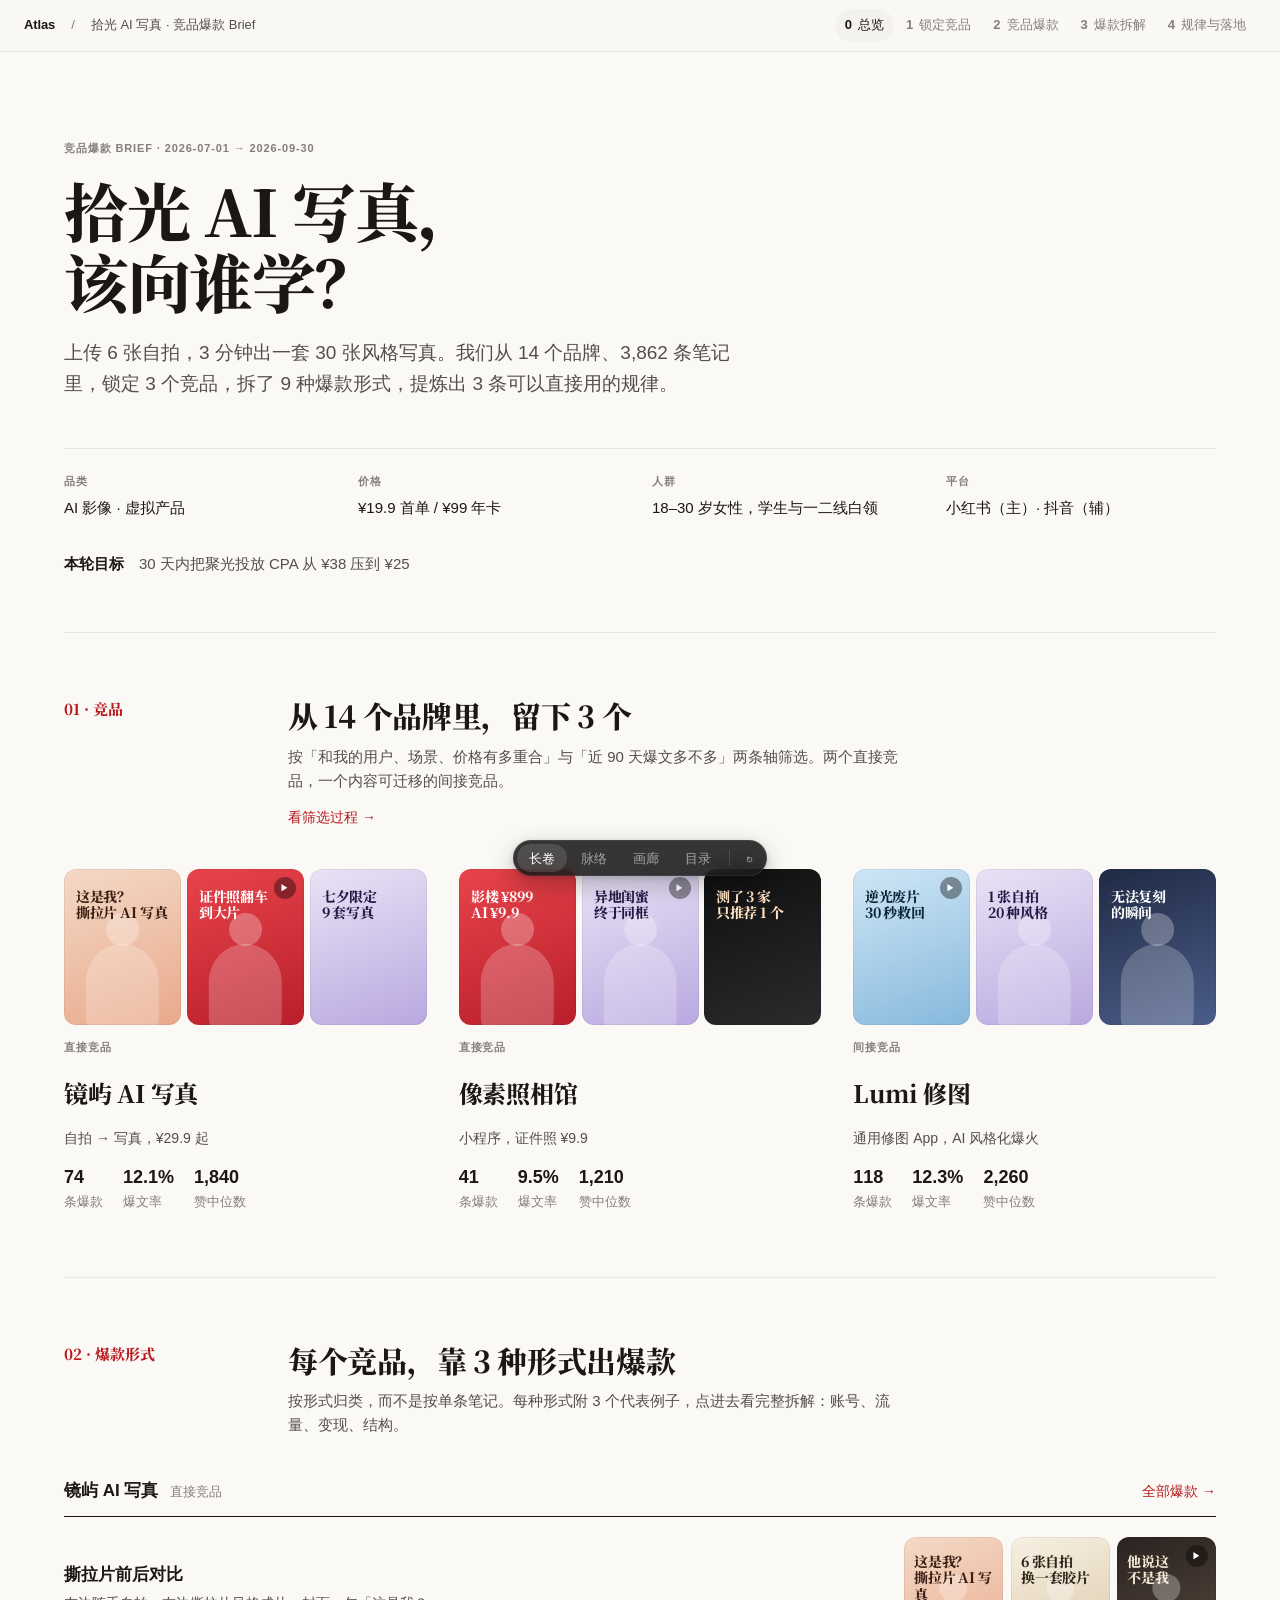
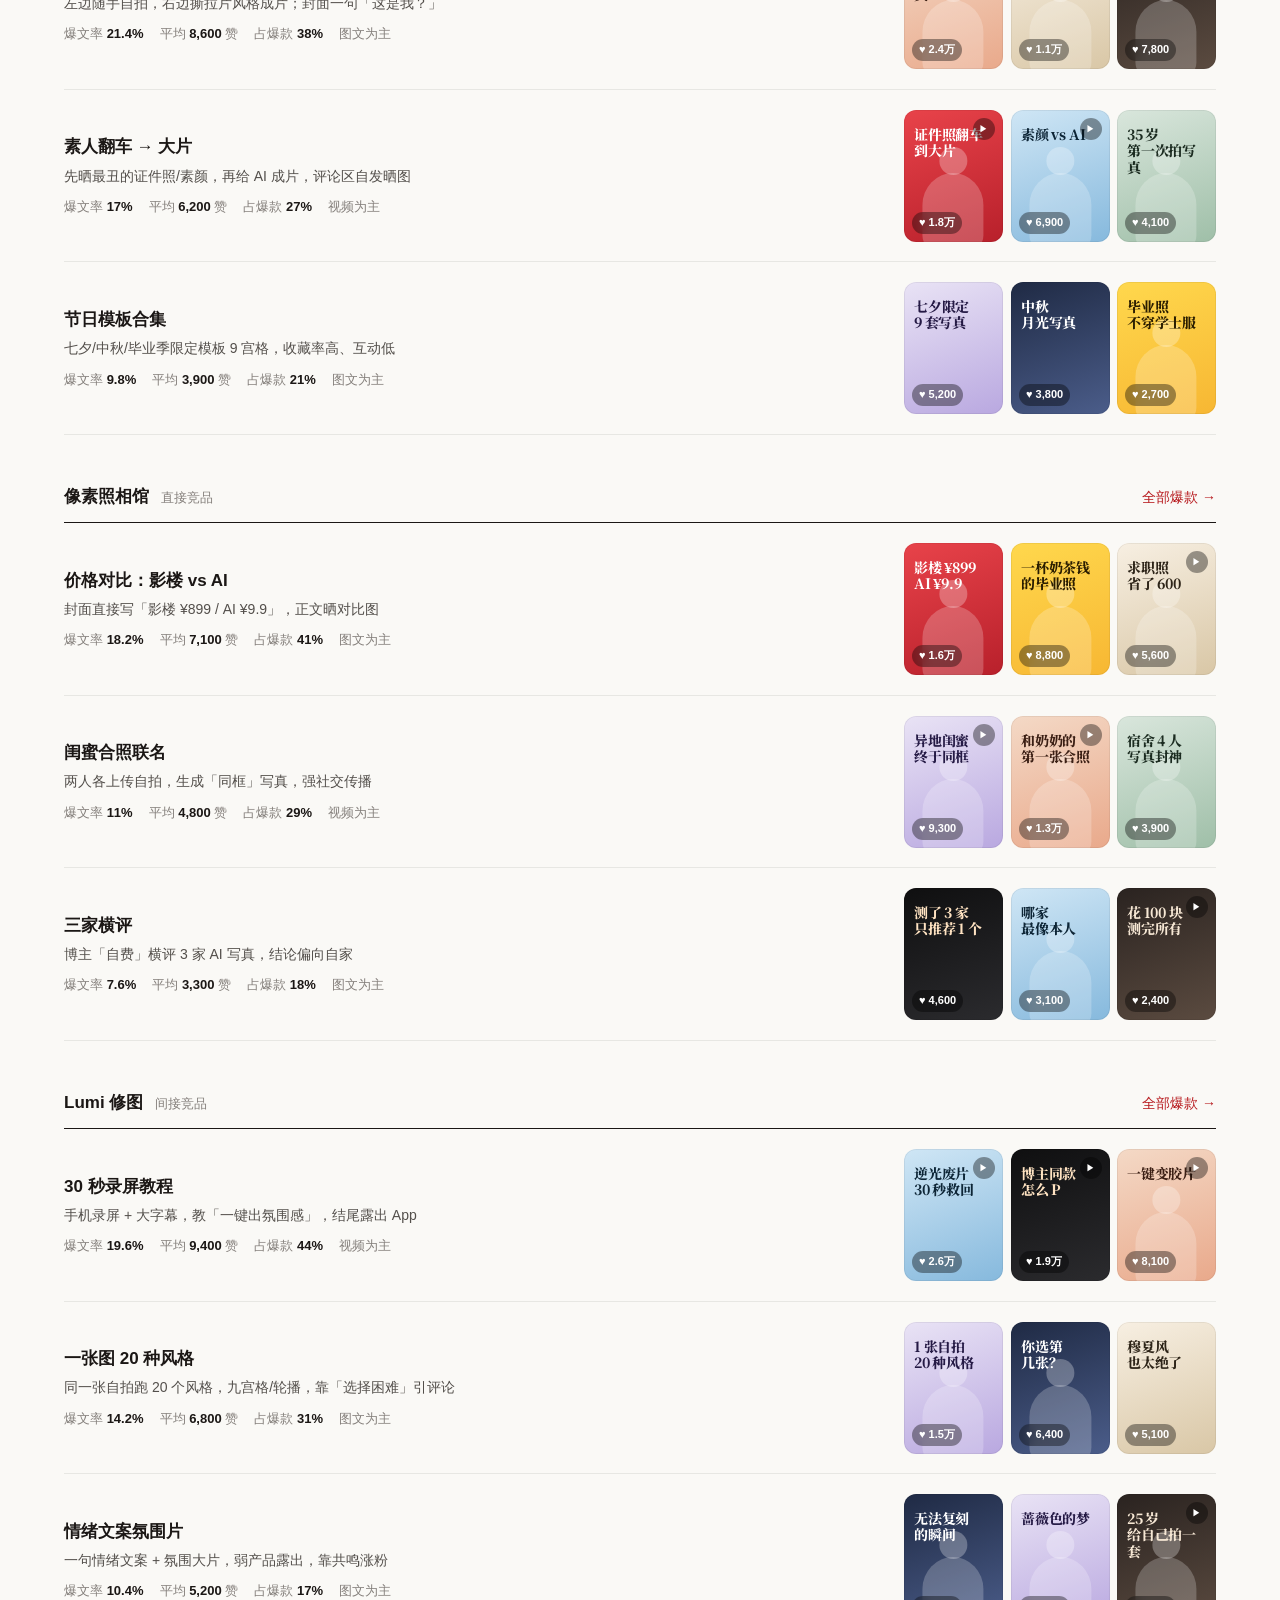
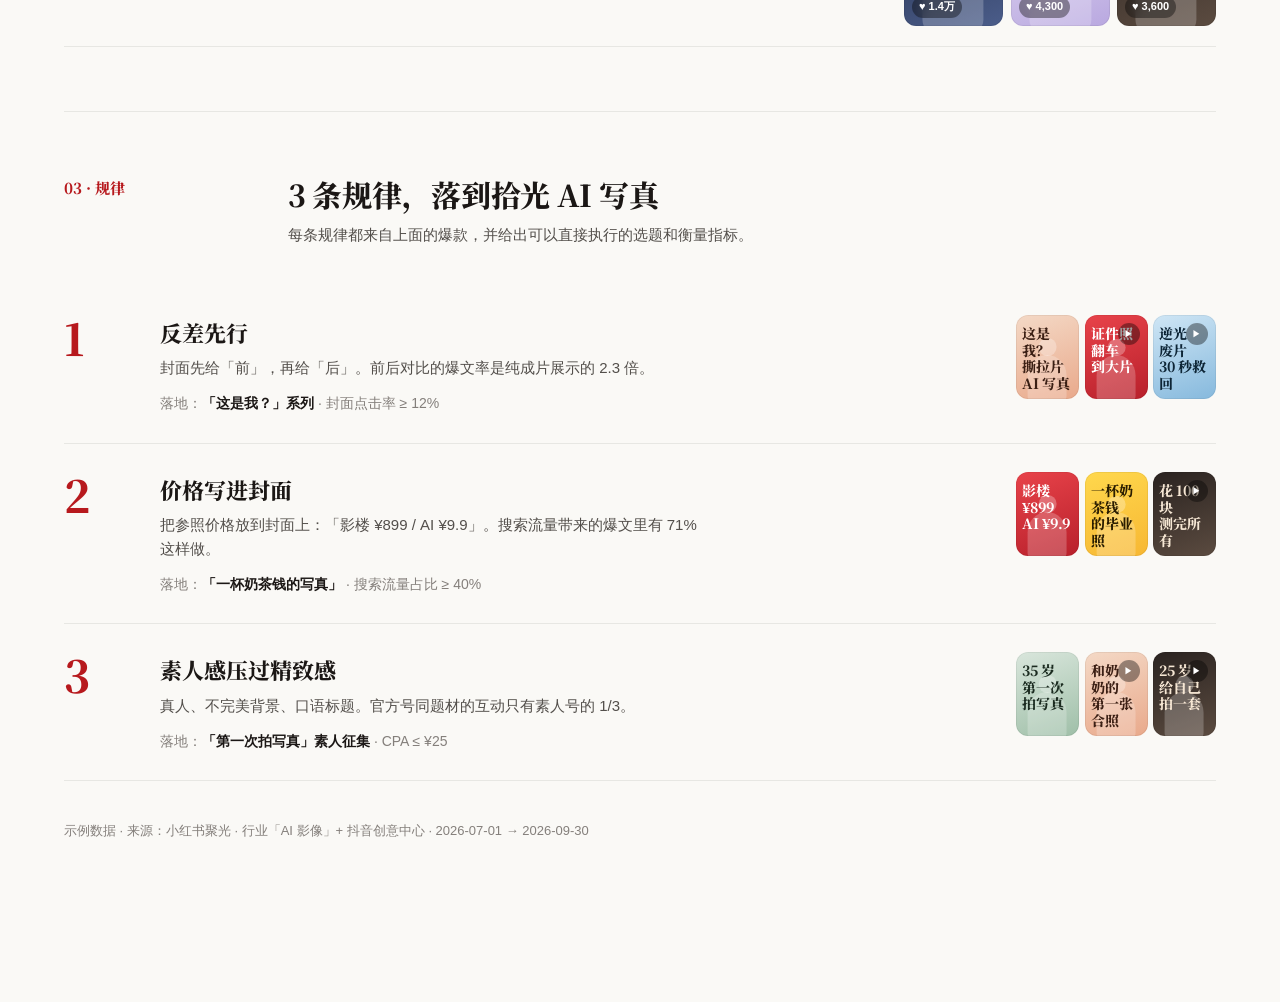
<file: proto/p0-overview.html>
<!doctype html>
<html lang="zh-CN">
<head>
<meta charset="utf-8">
<meta name="viewport" content="width=device-width, initial-scale=1">
<title>Atlas 总览</title>
<link rel="preconnect" href="https://fonts.googleapis.com">
<link rel="preconnect" href="https://fonts.gstatic.com" crossorigin>
<link rel="stylesheet" href="https://fonts.googleapis.com/css2?family=Noto+Serif+SC:wght@600;800&display=swap">
<link rel="stylesheet" href="shared/base.css">
<style>
  /* ---------- page-wide helpers ---------- */
  a, button { touch-action: manipulation; }
  .wrap { max-width: 1200px; margin: 0 auto; padding: 0 24px; }
  @media (max-width: 600px) { .wrap { padding: 0 16px; } }
  .rise { animation: rise 280ms var(--ease-out) both; animation-delay: calc(var(--i, 0) * 40ms); }
  @keyframes rise { from { opacity: 0; transform: translateY(6px); } }
  @keyframes fade { from { opacity: 0; } }
  @media (prefers-reduced-motion: reduce) { .rise { animation: fade 200ms ease both; animation-delay: 0ms; } }
  .tiny .cover { border-radius: 4px; }
  .tiny .cover-text, .tiny .cover-play, .tiny .cover-tag, .tiny .cover-figure { display: none; }
  .press { transition: transform 160ms var(--ease-out); }
  .press:active { transform: scale(0.97); }
  .more { color: var(--accent-ink); text-decoration: none; font-weight: 500; font-size: 14px; white-space: nowrap; }
  @media (hover: hover) and (pointer: fine) { .more:hover { text-decoration: underline; text-underline-offset: 3px; } }
  .muted { color: var(--ink-3); }
  .sr { position: absolute; width: 1px; height: 1px; overflow: hidden; clip: rect(0 0 0 0); white-space: nowrap; }
  .foot { padding: 40px 0 0; font-size: 13px; color: var(--ink-3); }

  /* ============ 1 · 长卷 Editorial ============ */
  .v-ed header { padding: 88px 0 56px; }
  .v-ed h1 { font-family: var(--font-serif); font-weight: 800; font-size: clamp(36px, 6vw, 64px); line-height: 1.12; letter-spacing: -0.02em; margin-top: 16px; }
  .v-ed .lede { font-size: 19px; line-height: 1.65; color: var(--ink-2); max-width: 36em; margin-top: 20px; }
  .v-ed .facts { display: grid; grid-template-columns: repeat(4, 1fr); gap: 24px; margin: 48px 0 0; padding-top: 24px; border-top: 1px solid var(--line); }
  .v-ed .facts dd { margin: 6px 0 0; font-size: 15px; }
  .v-ed .goal { margin-top: 32px; font-size: 15px; color: var(--ink-2); }
  .v-ed .goal b { color: var(--ink); font-weight: 600; }
  .v-ed section { border-top: 1px solid var(--line); padding: 64px 0; }
  .v-ed .sec-head { display: grid; grid-template-columns: 200px 1fr; gap: 24px; margin-bottom: 40px; }
  .v-ed .sec-num { font-family: var(--font-serif); font-weight: 800; font-size: 15px; color: var(--accent-ink); }
  .v-ed .sec-head h2 { font-family: var(--font-serif); font-weight: 800; font-size: 30px; line-height: 1.25; letter-spacing: -0.01em; }
  .v-ed .sec-head p { margin-top: 10px; color: var(--ink-2); max-width: 42em; }
  .v-ed .comps { display: grid; grid-template-columns: repeat(3, 1fr); gap: 32px; }
  .v-ed .comp { display: flex; flex-direction: column; gap: 14px; text-decoration: none; }
  .v-ed .fan { display: grid; grid-template-columns: repeat(3, 1fr); gap: 6px; }
  .v-ed .comp h3 { font-family: var(--font-serif); font-weight: 800; font-size: 24px; letter-spacing: -0.01em; margin-top: 4px; }
  .v-ed .comp .tagline { color: var(--ink-2); font-size: 14px; }
  .v-ed .stats { display: flex; gap: 20px; font-size: 13px; color: var(--ink-3); }
  .v-ed .stats b { display: block; font-size: 18px; font-weight: 600; color: var(--ink); font-variant-numeric: tabular-nums; }
  @media (hover: hover) and (pointer: fine) { .v-ed .comp:hover h3 { color: var(--accent-ink); } .v-ed .comp h3 { transition: color 150ms ease; } }
  .v-ed .group + .group { margin-top: 48px; }
  .v-ed .group-title { display: flex; align-items: baseline; gap: 12px; padding-bottom: 12px; border-bottom: 1px solid var(--ink); }
  .v-ed .group-title h3 { font-size: 17px; font-weight: 650; }
  .v-ed .frow { display: grid; grid-template-columns: 1fr 312px; gap: 32px; align-items: center; padding: 20px 0; border-bottom: 1px solid var(--line); text-decoration: none; }
  .v-ed .frow h4 { font-size: 17px; font-weight: 600; }
  .v-ed .frow p { color: var(--ink-2); font-size: 14px; margin-top: 4px; max-width: 34em; }
  .v-ed .frow .meta { margin-top: 10px; font-size: 13px; color: var(--ink-3); display: flex; gap: 16px; flex-wrap: wrap; }
  .v-ed .frow .meta b { color: var(--ink); font-weight: 600; font-variant-numeric: tabular-nums; }
  .v-ed .frow .covers { display: grid; grid-template-columns: repeat(3, 1fr); gap: 8px; }
  @media (hover: hover) and (pointer: fine) { .v-ed .frow h4 { transition: color 150ms ease; } .v-ed .frow:hover h4 { color: var(--accent-ink); } }
  .v-ed .laws { list-style: none; padding: 0; margin: 0; display: grid; gap: 0; }
  .v-ed .law { display: grid; grid-template-columns: 72px 1fr 200px; gap: 24px; padding: 28px 0; border-bottom: 1px solid var(--line); text-decoration: none; align-items: start; }
  .v-ed .law .n { font-family: var(--font-serif); font-weight: 800; font-size: 44px; line-height: 1; color: var(--accent-ink); font-variant-numeric: tabular-nums; }
  .v-ed .law h3 { font-family: var(--font-serif); font-weight: 800; font-size: 22px; }
  .v-ed .law p { color: var(--ink-2); margin-top: 6px; max-width: 36em; }
  .v-ed .law .apply { margin-top: 12px; font-size: 14px; color: var(--ink-3); }
  .v-ed .law .apply b { color: var(--ink); font-weight: 600; }
  .v-ed .law .covers { display: grid; grid-template-columns: repeat(3, 1fr); gap: 6px; }
  @media (max-width: 860px) {
    .v-ed header { padding: 56px 0 40px; }
    .v-ed .facts { grid-template-columns: repeat(2, 1fr); }
    .v-ed .sec-head { grid-template-columns: 1fr; gap: 8px; }
    .v-ed .comps { grid-template-columns: 1fr; gap: 40px; }
    .v-ed .frow { grid-template-columns: 1fr; gap: 14px; }
    .v-ed .law { grid-template-columns: 44px 1fr; }
    .v-ed .law .n { font-size: 32px; }
    .v-ed .law .covers { grid-column: 2; max-width: 240px; }
    .v-ed section { padding: 48px 0; }
  }

  /* ============ 2 · 脉络 Map ============ */
  .v-map header { padding: 48px 0 8px; display: flex; flex-wrap: wrap; align-items: end; justify-content: space-between; gap: 12px 32px; }
  .v-map h1 { font-size: 28px; font-weight: 650; letter-spacing: -0.02em; margin-top: 8px; }
  .v-map header p { color: var(--ink-3); font-size: 14px; }
  .v-map .map { position: relative; display: grid; grid-template-columns: 1.05fr 0.95fr 1.2fr 1.15fr; column-gap: 64px; row-gap: 10px; padding: 24px 0 8px; isolation: isolate; }
  .v-map .edges { position: absolute; inset: 0; width: 100%; height: 100%; pointer-events: none; z-index: -1; overflow: visible; }
  .v-map .edges path { fill: none; stroke: var(--line-strong); stroke-width: 1; transition: stroke 150ms ease, opacity 150ms ease; }
  .v-map .edges path[data-on] { stroke: var(--accent); stroke-width: 1.5; }
  .v-map .map[data-focus] .edges path:not([data-on]) { opacity: 0.35; }
  .v-map .colhead { padding-bottom: 6px; }
  .v-map .node { position: relative; display: block; background: var(--surface); border-radius: var(--r-md); box-shadow: var(--shadow-1); padding: 12px 14px; text-decoration: none; align-self: center; transition: opacity 150ms ease, box-shadow 150ms ease, transform 160ms var(--ease-out); }
  .v-map .node:active { transform: scale(0.97); }
  .v-map .map[data-focus] .node:not([data-on]) { opacity: 0.4; }
  .v-map .node[data-on] { box-shadow: 0 0 0 1px var(--accent), 0 4px 12px rgba(20, 16, 10, 0.06); }
  .v-map .node .k { font-size: 12px; color: var(--ink-3); }
  .v-map .node .t { font-weight: 600; font-size: 15px; line-height: 1.35; }
  .v-map .n-product { padding: 18px; }
  .v-map .n-product .t { font-size: 18px; }
  .v-map .n-product p { font-size: 13px; color: var(--ink-2); margin-top: 6px; }
  .v-map .n-product dl { margin: 12px 0 0; display: grid; gap: 4px; font-size: 12px; }
  .v-map .n-product dl div { display: flex; gap: 8px; }
  .v-map .n-product dt { color: var(--ink-3); flex: none; width: 3em; }
  .v-map .n-product dd { margin: 0; color: var(--ink-2); }
  .v-map .n-comp .row { display: flex; justify-content: space-between; gap: 8px; margin-top: 6px; font-size: 12px; color: var(--ink-3); font-variant-numeric: tabular-nums; }
  .v-map .n-fmt { display: grid; grid-template-columns: auto 1fr; gap: 12px; align-items: center; padding: 8px 12px 8px 8px; }
  .v-map .n-fmt .t { font-size: 14px; }
  .v-map .n-fmt .k { font-variant-numeric: tabular-nums; }
  .v-map .stack { display: flex; }
  .v-map .stack > * { width: 26px; flex: none; box-shadow: 0 0 0 2px var(--surface); border-radius: 4px; }
  .v-map .stack > * + * { margin-left: -10px; }
  .v-map .n-fmt.gap-top { margin-top: 14px; }
  .v-map .n-law .t { font-size: 15px; }
  .v-map .n-law .t span { color: var(--accent-ink); margin-right: 6px; font-variant-numeric: tabular-nums; }
  .v-map .n-law p { font-size: 12px; color: var(--ink-2); margin-top: 4px; line-height: 1.5; }
  .v-map .n-law .k { margin-top: 6px; font-variant-numeric: tabular-nums; }
  .v-map .mlabel { display: none; }
  @media (min-width: 901px) {
    .v-map .colhead[data-c="0"] { grid-column: 1; grid-row: 1; }
    .v-map .colhead[data-c="1"] { grid-column: 2; grid-row: 1; }
    .v-map .colhead[data-c="2"] { grid-column: 3; grid-row: 1; }
    .v-map .colhead[data-c="3"] { grid-column: 4; grid-row: 1; }
    .v-map .n-product { grid-column: 1; grid-row: 2 / span 9; }
    .v-map .n-comp { grid-column: 2; }
    .v-map .n-fmt { grid-column: 3; }
    .v-map .n-law { grid-column: 4; }
    .v-map .n-comp, .v-map .n-fmt, .v-map .n-law { grid-row: var(--row) / span var(--span); }
  }
  @media (max-width: 900px) {
    .v-map .map { grid-template-columns: 1fr; row-gap: 8px; }
    .v-map .edges, .v-map .colhead { display: none; }
    .v-map .n-comp { margin-top: 20px; }
    .v-map .n-fmt { margin-left: 20px; }
    .v-map .n-fmt.gap-top { margin-top: 0; }
    .v-map .n-fmt::before { content: ""; position: absolute; left: -12px; top: -8px; bottom: 50%; width: 8px; border-left: 1px solid var(--line-strong); border-bottom: 1px solid var(--line-strong); border-bottom-left-radius: 6px; pointer-events: none; }
    .v-map .mlabel { display: block; margin-top: 28px; }
  }

  /* ============ 3 · 画廊 Gallery ============ */
  .v-gal .layout { display: grid; grid-template-columns: 300px 1fr; gap: 56px; padding-top: 40px; align-items: start; }
  .v-gal aside { position: sticky; top: 76px; display: flex; flex-direction: column; gap: 20px; }
  .v-gal aside h1 { font-size: 24px; font-weight: 650; letter-spacing: -0.02em; margin-top: 6px; }
  .v-gal aside .one { color: var(--ink-2); font-size: 14px; margin-top: 6px; }
  .v-gal aside dl { margin: 0; display: grid; gap: 8px; font-size: 13px; }
  .v-gal aside dl div { display: grid; grid-template-columns: 3.5em 1fr; gap: 8px; }
  .v-gal aside dt { color: var(--ink-3); }
  .v-gal aside dd { margin: 0; }
  .v-gal .goal { padding: 14px 16px; border-radius: var(--r-md); background: var(--accent-soft); font-size: 14px; }
  .v-gal .goal .eyebrow { color: var(--accent-ink); }
  .v-gal .goal p { margin-top: 4px; }
  .v-gal .laws { display: grid; gap: 2px; margin-top: 8px; }
  .v-gal .laws a { display: block; padding: 10px 12px; margin: 0 -12px; border-radius: var(--r-sm); text-decoration: none; transition: background-color 150ms ease; }
  @media (hover: hover) and (pointer: fine) { .v-gal .laws a:hover { background: var(--surface-2); } }
  .v-gal .laws b { font-weight: 600; font-size: 14px; }
  .v-gal .laws b span { color: var(--accent-ink); margin-right: 6px; }
  .v-gal .laws p { font-size: 13px; color: var(--ink-2); display: -webkit-box; -webkit-line-clamp: 2; -webkit-box-orient: vertical; overflow: hidden; margin-top: 2px; }
  .v-gal .seg { position: relative; display: inline-grid; grid-auto-flow: column; grid-auto-columns: 1fr; padding: 3px; border-radius: 999px; background: var(--surface-2); box-shadow: inset 0 0 0 1px var(--line); max-width: 100%; }
  .v-gal .seg-ind { position: absolute; top: 3px; bottom: 3px; left: 0; border-radius: 999px; background: var(--surface); box-shadow: 0 0 0 1px var(--line), 0 1px 3px rgba(20, 16, 10, 0.08); transition: transform 220ms var(--ease-out), width 220ms var(--ease-out); pointer-events: none; }
  .v-gal .seg button { position: relative; border: 0; background: none; padding: 8px 18px; min-height: 40px; border-radius: 999px; cursor: pointer; font-size: 14px; font-weight: 500; color: var(--ink-3); white-space: nowrap; transition: color 150ms ease; }
  .v-gal .seg button[aria-selected="true"] { color: var(--ink); }
  @media (hover: hover) and (pointer: fine) { .v-gal .seg button:hover { color: var(--ink); } }
  @media (prefers-reduced-motion: reduce) { .v-gal .seg-ind { transition: none; } }
  .v-gal .chead { display: flex; flex-wrap: wrap; align-items: baseline; justify-content: space-between; gap: 8px 24px; margin: 28px 0 8px; }
  .v-gal .chead h2 { font-size: 28px; font-weight: 650; letter-spacing: -0.02em; }
  .v-gal .chead .sub { color: var(--ink-2); font-size: 14px; margin-top: 2px; }
  .v-gal .cstats { display: flex; gap: 24px; font-size: 13px; color: var(--ink-3); margin-top: 16px; }
  .v-gal .cstats b { display: block; color: var(--ink); font-size: 18px; font-weight: 600; font-variant-numeric: tabular-nums; }
  .v-gal .fmt { margin-top: 40px; }
  .v-gal .fmt-head { display: flex; align-items: baseline; justify-content: space-between; gap: 16px; padding-bottom: 12px; border-bottom: 1px solid var(--line); }
  .v-gal .fmt-head h3 { font-size: 17px; font-weight: 600; }
  .v-gal .fmt-head h3 span { font-weight: 400; color: var(--ink-3); font-size: 13px; margin-left: 10px; font-variant-numeric: tabular-nums; }
  .v-gal .fmt-head h3 span { display: inline-block; white-space: nowrap; }
  .v-gal .fmt > p { color: var(--ink-2); font-size: 14px; margin-top: 10px; max-width: 40em; }
  .v-gal .grid { display: grid; grid-template-columns: repeat(3, 1fr); gap: 16px; margin-top: 16px; }
  .v-gal .card { text-decoration: none; display: flex; flex-direction: column; gap: 8px; }
  .v-gal .card .ct { font-size: 14px; font-weight: 500; line-height: 1.45; display: -webkit-box; -webkit-line-clamp: 2; -webkit-box-orient: vertical; overflow: hidden; }
  .v-gal .card .cm { font-size: 12px; color: var(--ink-3); display: flex; justify-content: space-between; gap: 8px; font-variant-numeric: tabular-nums; }
  .v-gal .card .cm span:first-child { overflow: hidden; text-overflow: ellipsis; white-space: nowrap; }
  .v-gal .card .cover { transition: transform 200ms var(--ease-out); }
  @media (hover: hover) and (pointer: fine) { .v-gal .card:hover .cover { transform: translateY(-2px); } }
  @media (max-width: 900px) {
    .v-gal .layout { grid-template-columns: 1fr; gap: 32px; padding-top: 28px; }
    .v-gal aside { position: static; }
    .v-gal .seg { display: grid; width: 100%; }
    .v-gal .seg button { padding: 8px 6px; font-size: 13px; }
    .v-gal .grid { gap: 8px; }
    .v-gal .card .ct { font-size: 12px; }
    .v-gal .card .cm span:first-child { display: none; }
  }

  /* ============ 4 · 目录 Index ============ */
  .v-idx { font-size: 14px; }
  .v-idx header { padding: 40px 0 24px; display: grid; grid-template-columns: 1fr auto; gap: 16px 40px; align-items: end; border-bottom: 1px solid var(--line); }
  .v-idx h1 { font-size: 22px; font-weight: 650; letter-spacing: -0.02em; margin-top: 6px; }
  .v-idx header .one { color: var(--ink-2); margin-top: 4px; }
  .v-idx .facts { display: grid; grid-template-columns: repeat(3, auto); gap: 4px 28px; font-size: 13px; }
  .v-idx .facts dt { color: var(--ink-3); font-size: 12px; }
  .v-idx .facts dd { margin: 0; }
  .v-idx .facts div:last-child dd { color: var(--accent-ink); font-weight: 500; }
  .v-idx .laws { display: grid; grid-template-columns: repeat(3, 1fr); border-bottom: 1px solid var(--line); }
  .v-idx .laws a { padding: 16px 20px 16px 0; text-decoration: none; display: grid; gap: 2px; }
  .v-idx .laws a + a { padding-left: 20px; border-left: 1px solid var(--line); }
  .v-idx .laws .lt { font-weight: 600; display: flex; justify-content: space-between; gap: 8px; }
  .v-idx .laws .lt span:first-child em { font-style: normal; color: var(--accent-ink); margin-right: 6px; }
  .v-idx .laws .lt span:last-child { font-weight: 400; color: var(--ink-3); font-size: 12px; font-variant-numeric: tabular-nums; }
  .v-idx .laws .la { color: var(--ink-3); font-size: 13px; }
  @media (hover: hover) and (pointer: fine) { .v-idx .laws a .lt span:first-child { transition: color 150ms ease; } .v-idx .laws a:hover .lt span:first-child { color: var(--accent-ink); } }
  .v-idx .tbar { display: flex; justify-content: space-between; align-items: baseline; gap: 16px; padding: 28px 0 8px; }
  .v-idx .tbar h2 { font-size: 15px; font-weight: 600; }
  .v-idx table { width: 100%; border-collapse: collapse; }
  .v-idx th { text-align: left; font-weight: 500; font-size: 12px; color: var(--ink-3); padding: 8px 12px; border-bottom: 1px solid var(--line); white-space: nowrap; }
  .v-idx th.r, .v-idx td.r { text-align: right; }
  .v-idx th button { border: 0; background: none; padding: 4px 0; margin: -4px 0; cursor: pointer; font: inherit; color: inherit; display: inline-flex; gap: 4px; align-items: center; min-height: 32px; }
  .v-idx th button .arr { display: inline-block; width: 8px; opacity: 0; }
  .v-idx th.r button { flex-direction: row-reverse; }
  .v-idx th[aria-sort] button { color: var(--ink); }
  .v-idx th[aria-sort] button .arr { opacity: 1; }
  @media (hover: hover) and (pointer: fine) { .v-idx th button:hover { color: var(--ink); } }
  .v-idx td { padding: 10px 12px; border-bottom: 1px solid var(--line); vertical-align: middle; font-variant-numeric: tabular-nums; }
  .v-idx th:first-child, .v-idx td:first-child { padding-left: 0; }
  .v-idx th:last-child, .v-idx td:last-child { padding-right: 0; }
  .v-idx tbody tr { transition: background-color 150ms ease; }
  @media (hover: hover) and (pointer: fine) { .v-idx tbody tr:hover { background: var(--surface-2); } }
  .v-idx tr.grp td { border-top: 1px solid var(--line-strong); }
  .v-idx .cname a { text-decoration: none; font-weight: 500; }
  .v-idx .cname .k { display: block; font-size: 12px; color: var(--ink-3); }
  .v-idx .cname.rep > * { visibility: hidden; }
  .v-idx .fname a { text-decoration: none; font-weight: 600; }
  .v-idx .fname a::after { content: ""; position: absolute; inset: 0; }
  .v-idx tbody tr { position: relative; }
  .v-idx .fname .sub { display: block; font-size: 12px; color: var(--ink-3); font-weight: 400; max-width: 30em; overflow: hidden; text-overflow: ellipsis; white-space: nowrap; }
  .v-idx .ex { display: flex; gap: 4px; }
  .v-idx .ex > * { width: 30px; flex: none; }
  .v-idx .bar { display: inline-flex; align-items: center; gap: 8px; }
  .v-idx .bar i { display: block; width: 64px; height: 4px; border-radius: 2px; background: var(--s-muted); overflow: hidden; }
  .v-idx .bar i b { display: block; height: 100%; background: var(--ink-2); border-radius: 2px; }
  .v-idx td.go { color: var(--ink-3); width: 1%; }
  .v-idx .mobile-c { display: none; }
  @media (max-width: 760px) {
    .v-idx header { grid-template-columns: 1fr; }
    .v-idx .facts { grid-template-columns: 1fr 1fr; }
    .v-idx .laws { grid-template-columns: 1fr; }
    .v-idx .laws a + a { padding-left: 0; border-left: 0; border-top: 1px solid var(--line); }
    .v-idx .col-c, .v-idx .col-share, .v-idx .go { display: none; }
    .v-idx .mobile-c { display: inline; }
    .v-idx .ex > * { width: 22px; }
    .v-idx td, .v-idx th { padding-left: 6px; padding-right: 6px; }
    .v-idx .fname .sub { white-space: normal; }
  }
</style>
</head>
<body>
<main id="stage"></main>

<script src="shared/data.js"></script>
<script src="shared/harness.js"></script>
<script>
(() => {
const A = window.ATLAS, P = A.product, C = A.competitors, L = A.laws;
const { cover, fmt } = AtlasUI;
const note = (id) => A.notes[id];
const hrefC = (c) => `p2-hits.html?c=${c.id}`;
const hrefF = (f) => `p3-teardown.html?f=${f.id}`;
const hrefL = (l) => `p4-playbook.html#${l.id}`;
const tiny = (n) => `<div class="tiny">${cover(n, { tag: false })}</div>`;
const foot = `<p class="foot">示例数据 · 来源：${P.pool.source} · ${P.pool.window}</p>`;
const lawFormats = (l) => [...new Set(l.examples.map((id) => note(id).format))];

/* ---------------- 1 · 长卷 ---------------- */
function editorial() {
  let i = 0;
  const r = () => `class="rise" style="--i:${i++}"`;
  return `<div class="v-ed"><div class="wrap">
    <header>
      <p class="eyebrow rise">竞品爆款 Brief · ${P.pool.window}</p>
      <h1 ${r()}>${P.name}，<br>该向谁学？</h1>
      <p class="lede" ${r()}>${P.oneLine}。我们从 ${P.pool.brands} 个品牌、${fmt(P.pool.notes)} 条笔记里，锁定 3 个竞品，拆了 9 种爆款形式，提炼出 3 条可以直接用的规律。</p>
      <dl class="facts" ${r()}>
        <div><dt class="eyebrow">品类</dt><dd>${P.category}</dd></div>
        <div><dt class="eyebrow">价格</dt><dd>${P.price}</dd></div>
        <div><dt class="eyebrow">人群</dt><dd>${P.audience}</dd></div>
        <div><dt class="eyebrow">平台</dt><dd>${P.platform}</dd></div>
      </dl>
      <p class="goal" ${r()}><b>本轮目标</b>　${P.goal}</p>
    </header>

    <section>
      <div class="sec-head"><span class="sec-num">01 · 竞品</span><div><h2>从 ${P.pool.brands} 个品牌里，留下 3 个</h2><p>按「和我的用户、场景、价格有多重合」与「近 90 天爆文多不多」两条轴筛选。两个直接竞品，一个内容可迁移的间接竞品。</p><p style="margin-top:12px"><a class="more" href="p1-competitors.html">看筛选过程 →</a></p></div></div>
      <div class="comps">
        ${C.map((c, k) => `<a class="comp press rise" style="--i:${k}" href="${hrefC(c)}">
          <div class="fan">${c.formats.map((f) => cover(f.notes[0], { tag: false })).join('')}</div>
          <span class="eyebrow">${c.kind}</span>
          <h3>${c.name}</h3>
          <p class="tagline">${c.tagline}</p>
          <div class="stats"><span><b>${c.stats.hits}</b>条爆款</span><span><b>${c.stats.hitRate}%</b>爆文率</span><span><b>${fmt(c.stats.medianLikes)}</b>赞中位数</span></div>
        </a>`).join('')}
      </div>
    </section>

    <section>
      <div class="sec-head"><span class="sec-num">02 · 爆款形式</span><div><h2>每个竞品，靠 3 种形式出爆款</h2><p>按形式归类，而不是按单条笔记。每种形式附 3 个代表例子，点进去看完整拆解：账号、流量、变现、结构。</p></div></div>
      ${C.map((c) => `<div class="group">
        <div class="group-title"><h3>${c.name}</h3><span class="muted" style="font-size:13px">${c.kind}</span><a class="more" style="margin-left:auto" href="${hrefC(c)}">全部爆款 →</a></div>
        ${c.formats.map((f) => `<a class="frow" href="${hrefF(f)}">
          <div><h4>${f.name}</h4><p>${f.desc}</p>
            <div class="meta"><span>爆文率 <b>${f.hitRate}%</b></span><span>平均 <b>${fmt(f.avgLikes)}</b> 赞</span><span>占爆款 <b>${f.share}%</b></span><span>${f.type}为主</span></div></div>
          <div class="covers">${f.notes.map((n) => cover(n)).join('')}</div>
        </a>`).join('')}
      </div>`).join('')}
    </section>

    <section>
      <div class="sec-head"><span class="sec-num">03 · 规律</span><div><h2>3 条规律，落到${P.name}</h2><p>每条规律都来自上面的爆款，并给出可以直接执行的选题和衡量指标。</p></div></div>
      <ol class="laws">
        ${L.map((l, k) => `<li><a class="law" href="${hrefL(l)}">
          <span class="n">${k + 1}</span>
          <div><h3>${l.name}</h3><p>${l.claim}</p><p class="apply">落地：<b>${l.apply.title}</b> · ${l.apply.kpi}</p></div>
          <div class="covers">${l.examples.map((id) => cover(note(id), { tag: false })).join('')}</div>
        </a></li>`).join('')}
      </ol>
      ${foot}
    </section>
  </div></div>`;
}

/* ---------------- 2 · 脉络 ---------------- */
let mapRO = null;
function mapView() {
  const lawsOf = (f) => L.filter((l) => lawFormats(l).includes(f.id));
  let row = 2, html = '', i = 0;
  html += `<div class="node n-product rise" style="--i:${i++}" data-id="P" tabindex="0">
    <span class="k">我的产品</span><div class="t">${P.name}</div><p>${P.oneLine}</p>
    <dl><div><dt>价格</dt><dd>${P.price}</dd></div><div><dt>人群</dt><dd>${P.audience}</dd></div><div><dt>目标</dt><dd>${P.goal}</dd></div></dl></div>`;
  C.forEach((c, ci) => {
    html += `<a class="node n-comp rise" style="--i:${i++};--row:${row};--span:3" data-id="${c.id}" href="${hrefC(c)}">
      <span class="k">${c.kind}</span><div class="t">${c.name}</div>
      <div class="row"><span>${c.stats.hits} 条爆款</span><span>爆文率 ${c.stats.hitRate}%</span></div></a>`;
    c.formats.forEach((f, fi) => {
      html += `<a class="node n-fmt rise ${fi === 0 && ci > 0 ? 'gap-top' : ''}" style="--i:${i++};--row:${row + fi};--span:1" data-id="${f.id}" data-parent="${c.id}" href="${hrefF(f)}">
        <span class="stack">${f.notes.map(tiny).join('')}</span>
        <span><div class="t">${f.name}</div><span class="k">爆文率 ${f.hitRate}% · 均赞 ${fmt(f.avgLikes)}</span></span></a>`;
    });
    row += 3;
  });
  html += `<p class="eyebrow mlabel">3 条规律</p>`;
  L.forEach((l, li) => {
    html += `<a class="node n-law rise" style="--i:${i++};--row:${2 + li * 3};--span:3" data-id="${l.id}" href="${hrefL(l)}">
      <div class="t"><span>${l.id}</span>${l.name}</div><p>${l.claim.split('。')[0]}。</p>
      <div class="k">${l.evidence.hits} / ${l.evidence.of} 条爆款符合</div></a>`;
  });
  return `<div class="v-map"><div class="wrap">
    <header><div><p class="eyebrow">竞品爆款 Brief · 脉络</p><h1>从我的产品，到 3 条规律</h1></div>
      <p>悬停或聚焦任一节点，看它的来龙去脉</p></header>
    <div class="map">
      <svg class="edges" aria-hidden="true"></svg>
      <span class="eyebrow colhead" data-c="0">我的产品</span>
      <span class="eyebrow colhead" data-c="1">竞品 · 3</span>
      <span class="eyebrow colhead" data-c="2">爆款形式 · 9</span>
      <span class="eyebrow colhead" data-c="3">规律 · 3</span>
      ${html}
    </div>
    ${foot}
  </div></div>`;
}
function mountMap(stage) {
  const map = stage.querySelector('.map');
  const svg = map.querySelector('.edges');
  // graph
  const edges = [];
  C.forEach((c) => { edges.push(['P', c.id]); c.formats.forEach((f) => edges.push([c.id, f.id])); });
  L.forEach((l) => lawFormats(l).forEach((fid) => edges.push([fid, l.id])));
  const up = {}, down = {};
  edges.forEach(([a, b]) => { (down[a] ||= []).push(b); (up[b] ||= []).push(a); });
  const walk = (id, g, s) => (g[id] || []).forEach((n) => { if (!s.has(n)) { s.add(n); walk(n, g, s); } });
  const related = (id) => { const s = new Set([id]); walk(id, up, s); walk(id, down, s); return s; };

  function draw() {
    const box = map.getBoundingClientRect();
    if (getComputedStyle(svg).display === 'none') return;
    const rect = (id) => map.querySelector(`[data-id="${id}"]`).getBoundingClientRect();
    svg.innerHTML = edges.map(([a, b]) => {
      const ra = rect(a), rb = rect(b);
      const x1 = ra.right - box.left, y1 = ra.top + ra.height / 2 - box.top;
      const x2 = rb.left - box.left, y2 = rb.top + rb.height / 2 - box.top;
      const mx = (x1 + x2) / 2;
      return `<path data-a="${a}" data-b="${b}" d="M${x1},${y1} C${mx},${y1} ${mx},${y2} ${x2},${y2}"/>`;
    }).join('');
  }
  mapRO?.disconnect();
  mapRO = new ResizeObserver(draw);
  mapRO.observe(map);
  draw();

  const nodes = [...map.querySelectorAll('.node')];
  const focus = (id) => {
    const s = related(id);
    map.setAttribute('data-focus', '');
    nodes.forEach((n) => n.toggleAttribute('data-on', s.has(n.dataset.id)));
    svg.querySelectorAll('path').forEach((p) => p.toggleAttribute('data-on', s.has(p.dataset.a) && s.has(p.dataset.b)));
  };
  const clear = () => { map.removeAttribute('data-focus'); map.querySelectorAll('[data-on]').forEach((n) => n.removeAttribute('data-on')); };
  const fine = matchMedia('(hover: hover) and (pointer: fine)').matches;
  nodes.forEach((n) => {
    if (fine) { n.addEventListener('pointerenter', () => focus(n.dataset.id)); n.addEventListener('pointerleave', clear); }
    n.addEventListener('focus', () => focus(n.dataset.id));
    n.addEventListener('blur', clear);
  });
}

/* ---------------- 3 · 画廊 ---------------- */
let galIdx = 0;
function galPanel(c) {
  return `<div class="chead"><div><h2>${c.name}</h2><p class="sub">${c.kind} · ${c.tagline}</p></div><a class="more" href="${hrefC(c)}">进入竞品页 →</a></div>
    <div class="cstats"><span><b>${c.stats.notes}</b>条投放笔记</span><span><b>${c.stats.hits}</b>条爆款</span><span><b>${c.stats.hitRate}%</b>爆文率</span><span><b>${fmt(c.stats.medianLikes)}</b>赞中位数</span></div>
    ${c.formats.map((f, k) => `<div class="fmt">
      <div class="fmt-head"><h3>${k + 1}. ${f.name}<span>爆文率 ${f.hitRate}% · 均赞 ${fmt(f.avgLikes)}</span></h3><a class="more" href="${hrefF(f)}">拆解 →</a></div>
      <p>${f.desc}</p>
      <div class="grid">${f.notes.map((n, j) => `<a class="card press rise" style="--i:${k * 3 + j}" href="${hrefF(f)}">
        ${cover(n)}<span class="ct">${n.title}</span><span class="cm"><span>${n.account}</span><span>收藏 ${fmt(n.collects)}</span></span></a>`).join('')}</div>
    </div>`).join('')}`;
}
function gallery() {
  return `<div class="v-gal"><div class="wrap"><div class="layout">
    <aside>
      <div><p class="eyebrow">我的产品</p><h1>${P.name}</h1><p class="one">${P.oneLine}</p></div>
      <dl><div><dt>价格</dt><dd>${P.price}</dd></div><div><dt>人群</dt><dd>${P.audience}</dd></div><div><dt>平台</dt><dd>${P.platform}</dd></div></dl>
      <div class="goal"><span class="eyebrow">本轮目标</span><p>${P.goal}</p></div>
      <div><p class="eyebrow">3 条规律</p><div class="laws">${L.map((l) => `<a href="${hrefL(l)}"><b><span>${l.id}</span>${l.name}</b><p>${l.claim}</p></a>`).join('')}</div></div>
      <p class="muted" style="font-size:12px">从 ${P.pool.brands} 个品牌中锁定 3 个 · <a class="more" style="font-size:12px" href="p1-competitors.html">筛选过程</a></p>
    </aside>
    <div>
      <div class="seg" role="tablist" aria-label="竞品">
        <span class="seg-ind" aria-hidden="true"></span>
        ${C.map((c, k) => `<button role="tab" id="tab-${c.id}" aria-controls="gal-panel" aria-selected="${k === galIdx}" tabindex="${k === galIdx ? 0 : -1}">${c.name}</button>`).join('')}
      </div>
      <div id="gal-panel" role="tabpanel" aria-labelledby="tab-${C[galIdx].id}">${galPanel(C[galIdx])}</div>
      ${foot}
    </div>
  </div></div></div>`;
}
function mountGallery(stage) {
  const seg = stage.querySelector('.seg'), ind = seg.querySelector('.seg-ind');
  const tabs = [...seg.querySelectorAll('[role=tab]')], panel = stage.querySelector('#gal-panel');
  const place = () => { const t = tabs[galIdx]; ind.style.width = t.offsetWidth + 'px'; ind.style.transform = `translateX(${t.offsetLeft}px)`; };
  ind.style.transition = 'none'; place(); requestAnimationFrame(() => (ind.style.transition = ''));
  const select = (k, focus) => {
    if (k === galIdx) return;
    galIdx = k;
    tabs.forEach((t, j) => { t.setAttribute('aria-selected', j === k); t.tabIndex = j === k ? 0 : -1; });
    panel.setAttribute('aria-labelledby', tabs[k].id);
    panel.innerHTML = galPanel(C[k]);
    panel.querySelectorAll('.rise').forEach((el) => el.classList.remove('rise')); // swap is instant
    place();
    if (focus) tabs[k].focus();
  };
  tabs.forEach((t, k) => t.addEventListener('click', () => select(k)));
  seg.addEventListener('keydown', (e) => {
    if (e.key === 'ArrowRight' || e.key === 'ArrowLeft') {
      e.preventDefault(); e.stopPropagation();
      select((galIdx + (e.key === 'ArrowRight' ? 1 : -1) + C.length) % C.length, true);
    }
  });
  addEventListener('resize', place);
}

/* ---------------- 4 · 目录 ---------------- */
let idxSort = null; // { key, dir }
function idxRows() {
  let rows = C.flatMap((c, ci) => c.formats.map((f, fi) => ({ c, f, ci, fi })));
  if (idxSort) rows.sort((a, b) => (b.f[idxSort.key] - a.f[idxSort.key]) * idxSort.dir);
  return rows.map(({ c, f, fi }, k) => {
    const first = !idxSort && fi === 0;
    const rep = !idxSort && fi > 0;
    return `<tr class="${first && k > 0 ? 'grp' : ''}">
      <td class="cname col-c ${rep ? 'rep' : ''}"><a href="${hrefC(c)}">${c.name}</a><span class="k">${c.kind}</span></td>
      <td class="fname"><a href="${hrefF(f)}">${f.name}</a><span class="sub"><span class="mobile-c">${c.name} · </span>${f.type} · ${f.desc}</span></td>
      <td><div class="ex">${f.notes.map(tiny).join('')}</div></td>
      <td class="col-share"><span class="bar"><i><b style="width:${f.share}%"></b></i>${f.share}%</span></td>
      <td class="r">${f.hitRate}%</td>
      <td class="r">${fmt(f.avgLikes)}</td>
      <td class="go" aria-hidden="true">→</td>
    </tr>`;
  }).join('');
}
function indexView() {
  const th = (key, label, cls = '') => {
    const on = idxSort?.key === key;
    return `<th class="${cls}" ${on ? `aria-sort="${idxSort.dir > 0 ? 'descending' : 'ascending'}"` : ''}><button data-sort="${key}">${label}<span class="arr">${on ? (idxSort.dir > 0 ? '↓' : '↑') : '↓'}</span></button></th>`;
  };
  return `<div class="v-idx"><div class="wrap">
    <header class="rise">
      <div><p class="eyebrow">我的产品 · ${P.category}</p><h1>${P.name}</h1><p class="one">${P.oneLine}</p></div>
      <dl class="facts"><div><dt>价格</dt><dd>${P.price}</dd></div><div><dt>平台</dt><dd>${P.platform}</dd></div><div><dt>目标</dt><dd>CPA ¥38 → ¥25</dd></div></dl>
    </header>
    <div class="laws rise" style="--i:1">${L.map((l) => `<a href="${hrefL(l)}"><span class="lt"><span><em>${l.id}</em>${l.name}</span><span>${l.evidence.hits}/${l.evidence.of}</span></span><span class="la">落地：${l.apply.title}</span></a>`).join('')}</div>
    <div class="tbar rise" style="--i:2"><h2>3 个竞品 · 9 种爆款形式</h2><a class="more" href="p1-competitors.html">为什么是这 3 个 →</a></div>
    <table class="rise" style="--i:3">
      <thead><tr>
        <th class="col-c">竞品</th><th>爆款形式</th><th>例子</th>
        ${th('share', '占爆款', 'col-share')}${th('hitRate', '爆文率', 'r')}${th('avgLikes', '均赞', 'r')}<th class="go"><span class="sr">打开</span></th>
      </tr></thead>
      <tbody>${idxRows()}</tbody>
    </table>
    ${foot}
  </div></div>`;
}
function mountIndex(stage) {
  stage.querySelector('thead').addEventListener('click', (e) => {
    const b = e.target.closest('[data-sort]'); if (!b) return;
    const key = b.dataset.sort;
    if (idxSort?.key === key) idxSort = idxSort.dir > 0 ? { key, dir: -1 } : null; // desc → asc → off
    else idxSort = { key, dir: 1 };
    const scrollY = window.scrollY;
    const html = indexView();
    stage.innerHTML = html;
    stage.querySelectorAll('.rise').forEach((el) => el.classList.remove('rise'));
    mountIndex(stage);
    window.scrollTo(0, scrollY);
    stage.querySelector(`[data-sort="${key}"]`).focus();
  });
}

AtlasUI.topBar(0);
AtlasUI.picker([
  { name: '长卷', render: editorial },
  { name: '脉络', render: mapView, mount: mountMap },
  { name: '画廊', render: gallery, mount: mountGallery },
  { name: '目录', render: indexView, mount: mountIndex },
]);
})();
</script>
</body>
</html>
</file>
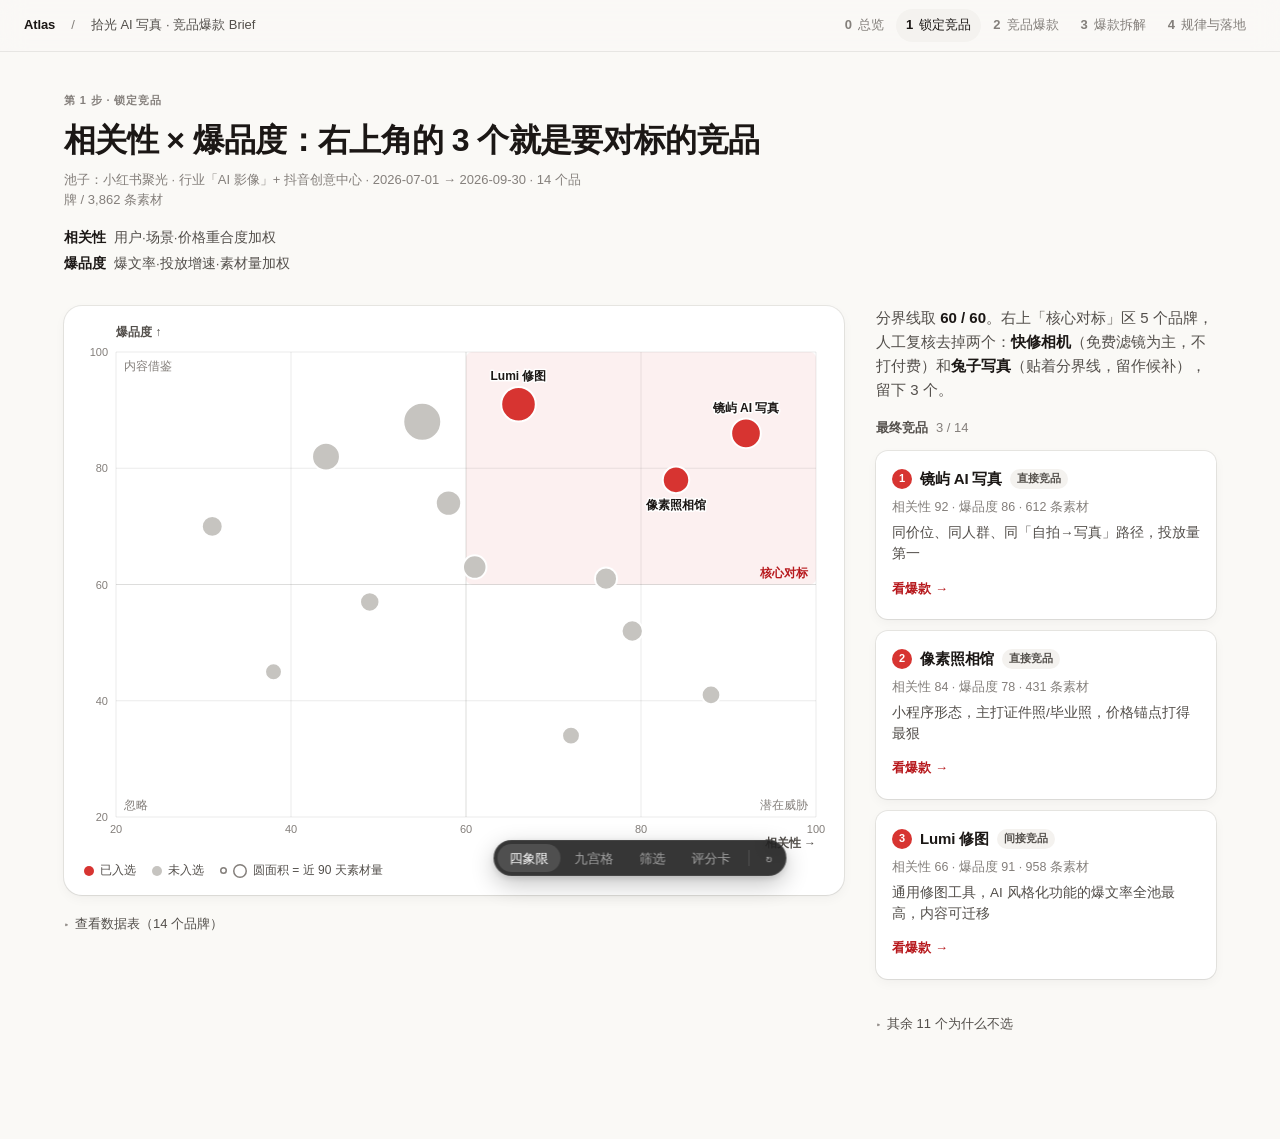
<file: proto/p1-competitors.html>
<!doctype html>
<html lang="zh-CN">
<head>
<meta charset="utf-8">
<meta name="viewport" content="width=device-width, initial-scale=1">
<title>锁定竞品 · Atlas</title>
<link rel="stylesheet" href="shared/base.css">
<style>
  /* ---------- shared within page ---------- */
  .p1 { max-width: 1200px; margin: 0 auto; padding: 40px 24px 0; }
  @media (max-width: 720px) { .p1 { padding: 28px 16px 0; } }
  .p1-head { display: grid; gap: 10px; max-width: 880px; }
  .p1-src, .p1-defs { max-width: 72ch; }
  .p1-head h1 { font-size: clamp(24px, 3vw, 32px); font-weight: 650; letter-spacing: -0.02em; line-height: 1.25; }
  .p1-src { font-size: 13px; color: var(--ink-3); }
  .p1-defs { display: grid; gap: 4px; margin: 6px 0 0; font-size: 13.5px; color: var(--ink-2); }
  .p1-defs div { display: flex; gap: 8px; }
  .p1-defs dt { flex: none; font-weight: 600; color: var(--ink); }
  .p1-defs dd { margin: 0; }
  .p1-section-title { font-size: 13px; font-weight: 600; color: var(--ink-2); margin-bottom: 12px; display: flex; align-items: baseline; gap: 8px; }
  .p1-section-title .num { color: var(--ink-3); font-weight: 500; }

  .p1-picks { display: grid; gap: 12px; }
  .p1-pick {
    position: relative; display: grid; gap: 6px; padding: 16px 16px 14px;
    background: var(--surface); border-radius: var(--r-md); box-shadow: var(--shadow-1);
  }
  .p1-pick-top { display: flex; align-items: center; gap: 8px; }
  .p1-pick-rank { width: 20px; height: 20px; border-radius: 50%; display: grid; place-items: center; flex: none;
    background: var(--accent); color: #fff; font-size: 11px; font-weight: 700; font-variant-numeric: tabular-nums; }
  .p1-pick-name { font-weight: 650; letter-spacing: -0.01em; }
  .p1-kind { font-size: 11px; font-weight: 600; padding: 1px 7px; border-radius: 999px; background: var(--surface-2); color: var(--ink-2); white-space: nowrap; }
  .p1-pick-metrics { font-size: 12.5px; color: var(--ink-3); font-variant-numeric: tabular-nums; }
  .p1-pick-why { font-size: 13.5px; color: var(--ink-2); line-height: 1.55; }
  .p1-pick-link {
    justify-self: start; display: inline-flex; align-items: center; gap: 4px; margin-top: 2px;
    min-height: 32px; font-size: 13px; font-weight: 600; color: var(--accent-ink); text-decoration: none;
    touch-action: manipulation; transition: transform 160ms var(--ease-out);
  }
  .p1-pick-link::after { content: ""; position: absolute; inset: 0; border-radius: inherit; } /* card-wide hit area, link stays the only control */
  .p1-pick-link span { transition: transform 200ms var(--ease-out); }
  @media (hover: hover) and (pointer: fine) {
    .p1-pick:hover .p1-pick-link span { transform: translateX(3px); }
  }
  .p1-pick:has(.p1-pick-link:active) { transform: scale(0.98); }
  .p1-pick { transition: transform 160ms var(--ease-out); }

  .p1-tip {
    position: fixed; z-index: 300; left: 0; top: 0; pointer-events: none;
    max-width: 260px; padding: 10px 12px; border-radius: 10px;
    background: var(--surface); box-shadow: var(--shadow-2);
    font-size: 12.5px; line-height: 1.5; color: var(--ink-2);
    opacity: 0; transform: translateY(2px); transition: opacity 120ms ease-out, transform 120ms ease-out;
  }
  .p1-tip[data-on] { opacity: 1; transform: none; }
  .p1-tip b { color: var(--ink); font-weight: 650; font-size: 13.5px; }
  .p1-tip .row { display: flex; justify-content: space-between; gap: 16px; font-variant-numeric: tabular-nums; }
  .p1-tip .row strong { color: var(--ink); font-weight: 600; }
  .p1-tip .why { margin-top: 6px; padding-top: 6px; border-top: 1px solid var(--line); }

  .p1-details { margin-top: 12px; font-size: 13px; }
  .p1-details summary { cursor: pointer; color: var(--ink-2); min-height: 36px; display: flex; align-items: center; gap: 6px; list-style: none; touch-action: manipulation; }
  .p1-details summary::-webkit-details-marker { display: none; }
  .p1-details summary::before { content: "▸"; font-size: 10px; color: var(--ink-3); transition: transform 160ms var(--ease-out); }
  .p1-details[open] summary::before { transform: rotate(90deg); }
  .p1-table-wrap { overflow-x: auto; margin-top: 8px; border-radius: var(--r-sm); box-shadow: var(--shadow-1); background: var(--surface); }
  .p1-table { width: 100%; border-collapse: collapse; font-size: 12.5px; font-variant-numeric: tabular-nums; }
  .p1-table th, .p1-table td { padding: 8px 10px; text-align: right; border-bottom: 1px solid var(--line); white-space: nowrap; }
  .p1-table th:first-child, .p1-table td:first-child { text-align: left; }
  .p1-table th { font-weight: 600; color: var(--ink-3); font-size: 11.5px; }
  .p1-table tr:last-child td { border-bottom: 0; }
  .p1-table tr[data-picked] td:first-child { color: var(--accent-ink); font-weight: 600; }

  .p1-rest { display: grid; gap: 8px; margin-top: 8px; }
  .p1-rest li { display: grid; grid-template-columns: auto 1fr; gap: 2px 10px; font-size: 13px; }
  .p1-rest .n { font-weight: 600; color: var(--ink); }
  .p1-rest .w { grid-column: 1 / -1; color: var(--ink-3); }
  ul.p1-rest { list-style: none; padding: 0; margin: 8px 0 0; }

  .p1-enter { animation: p1-in 280ms var(--ease-out) both; animation-delay: var(--d, 0ms); }
  @keyframes p1-in { from { opacity: 0; transform: translateY(6px); } }
  @media (prefers-reduced-motion: reduce) {
    .p1-enter { animation: p1-fade 200ms ease both; }
    @keyframes p1-fade { from { opacity: 0; } }
  }

  /* ---------- V1 scatter ---------- */
  .v1-body { display: grid; grid-template-columns: minmax(0, 1fr) 340px; gap: 32px; margin-top: 32px; align-items: start; }
  @media (max-width: 960px) { .v1-body { grid-template-columns: 1fr; gap: 28px; } }
  .v1-chart { background: var(--surface); border-radius: var(--r-lg); box-shadow: var(--shadow-1); padding: 16px 12px 12px; }
  .v1-svg { display: block; width: 100%; overflow: visible; }
  .v1-svg text { font-family: var(--font-sans); }
  .v1-pt { cursor: default; outline: none; }
  .v1-pt .mark { transition: stroke-width 120ms ease-out; transform-box: fill-box; transform-origin: center; }
  .v1-pt:focus-visible .mark, .v1-pt[data-on] .mark { stroke: var(--ink); stroke-width: 2; }
  .v1-pt .mark { animation: v1-pop 300ms var(--ease-out) both; animation-delay: var(--d, 0ms); }
  @keyframes v1-pop { from { opacity: 0; transform: scale(0.6); } }
  @media (prefers-reduced-motion: reduce) { .v1-pt .mark { animation: p1-fade 200ms ease both; } }
  .v1-legend { display: flex; flex-wrap: wrap; gap: 6px 16px; padding: 10px 8px 2px; font-size: 12px; color: var(--ink-2); }
  .v1-legend span { display: inline-flex; align-items: center; gap: 6px; }
  .v1-legend i { display: inline-block; width: 10px; height: 10px; border-radius: 50%; }
  .v1-side { display: grid; gap: 16px; position: sticky; top: 72px; }
  @media (max-width: 960px) { .v1-side { position: static; } }
  .v1-verdict { font-size: 15px; color: var(--ink-2); line-height: 1.6; }
  .v1-verdict strong { color: var(--ink); font-weight: 650; }

  /* ---------- V2 nine-grid ---------- */
  .v2-wrap { margin-top: 32px; display: grid; grid-template-columns: 28px minmax(0, 1fr); grid-template-rows: auto 1fr auto; gap: 8px; }
  .v2-ylab { grid-row: 2; display: grid; grid-template-rows: repeat(3, 1fr); gap: 6px; font-size: 11.5px; color: var(--ink-3); text-align: center; }
  .v2-ylab span { display: grid; place-items: center; writing-mode: vertical-rl; letter-spacing: 0.1em; }
  .v2-ytitle { grid-row: 1; grid-column: 1 / -1; font-size: 12px; color: var(--ink-2); font-weight: 600; }
  .v2-grid { grid-row: 2; grid-column: 2; display: grid; grid-template-columns: repeat(3, 1fr); grid-template-rows: repeat(3, minmax(120px, auto)); gap: 6px; }
  .v2-xlab { grid-row: 3; grid-column: 2; display: grid; grid-template-columns: repeat(3, 1fr); font-size: 11.5px; color: var(--ink-3); text-align: center; gap: 6px; }
  .v2-xlab b { grid-column: 1 / -1; font-size: 12px; color: var(--ink-2); font-weight: 600; text-align: right; }
  .v2-cell { position: relative; padding: 30px 10px 10px; border-radius: var(--r-md); background: var(--surface); box-shadow: inset 0 0 0 1px var(--line);
    display: flex; flex-wrap: wrap; align-content: flex-start; gap: 6px; }
  .v2-cell[data-tier="P0"] { background: color-mix(in oklch, var(--accent) 15%, var(--surface)); box-shadow: inset 0 0 0 1px color-mix(in oklch, var(--accent) 30%, transparent); }
  .v2-cell[data-tier="P1"] { background: color-mix(in oklch, var(--accent) 8%, var(--surface)); }
  .v2-cell[data-tier="P2"] { background: color-mix(in oklch, var(--accent) 3.5%, var(--surface)); }
  .v2-cell-tag { position: absolute; top: 9px; left: 10px; font-size: 11px; font-weight: 700; letter-spacing: 0.04em; color: var(--ink-3); }
  .v2-cell[data-tier="P0"] .v2-cell-tag { color: var(--accent-ink); }
  .v2-cell-tag em { font-style: normal; font-weight: 500; margin-left: 6px; letter-spacing: 0; }
  .v2-chip {
    display: inline-flex; align-items: center; gap: 6px; min-height: 32px; padding: 0 10px; border: 0; border-radius: 999px;
    background: var(--surface); box-shadow: 0 0 0 1px var(--line), 0 1px 2px rgba(0,0,0,0.04);
    font-size: 12.5px; color: var(--ink-2); cursor: pointer; text-align: left; touch-action: manipulation;
    transition: transform 160ms var(--ease-out), box-shadow 150ms ease-out, color 150ms ease-out;
  }
  .v2-chip i { width: 8px; height: 8px; border-radius: 50%; background: var(--s-muted); flex: none; box-shadow: 0 0 0 2px var(--surface); }
  .v2-chip[data-picked] { color: var(--ink); font-weight: 600; }
  .v2-chip[data-picked] i { background: var(--accent); }
  .v2-chip:active { transform: scale(0.96); }
  .v2-chip[aria-expanded="true"] { box-shadow: 0 0 0 1.5px var(--ink); color: var(--ink); }
  @media (hover: hover) and (pointer: fine) { .v2-chip:hover { color: var(--ink); box-shadow: 0 0 0 1px var(--line-strong), 0 2px 6px rgba(0,0,0,0.06); } }
  .v2-pop {
    position: fixed; z-index: 200; width: min(300px, calc(100vw - 32px)); padding: 16px; border-radius: var(--r-md);
    background: var(--surface); box-shadow: var(--shadow-2); font-size: 13px; color: var(--ink-2);
    transform-origin: var(--origin, top center);
    transition: opacity 180ms var(--ease-out), transform 180ms var(--ease-out);
  }
  .v2-pop[data-closed] { opacity: 0; transform: scale(0.96); pointer-events: none; visibility: hidden; transition: opacity 120ms ease-out, transform 120ms ease-out, visibility 0s 120ms; }
  .v2-pop h3 { font-size: 15px; font-weight: 650; color: var(--ink); display: flex; gap: 8px; align-items: center; }
  .v2-pop .bars { display: grid; gap: 6px; margin: 12px 0; }
  .v2-pop .bar { display: grid; grid-template-columns: 44px 1fr 28px; align-items: center; gap: 8px; font-size: 12px; font-variant-numeric: tabular-nums; }
  .v2-pop .bar > span:last-child { text-align: right; color: var(--ink); }
  .v2-pop .track { height: 6px; border-radius: 3px; background: var(--surface-2); overflow: hidden; }
  .v2-pop .fill { height: 100%; border-radius: 3px; background: var(--ink-3); transform-origin: left; }
  .v2-pop .fill.hot { background: var(--accent); }
  .v2-pop .why { line-height: 1.55; }
  .v2-pop a { display: inline-flex; margin-top: 10px; min-height: 32px; align-items: center; font-weight: 600; color: var(--accent-ink); text-decoration: none; }
  .v2-read { margin-top: 28px; display: grid; grid-template-columns: repeat(3, 1fr); gap: 16px; font-size: 13px; color: var(--ink-2); }
  .v2-read b { display: block; color: var(--ink); font-size: 13px; margin-bottom: 2px; }
  @media (max-width: 720px) {
    .v2-read { grid-template-columns: 1fr; gap: 10px; }
    .v2-grid { grid-template-rows: repeat(3, minmax(100px, auto)); gap: 4px; }
    .v2-cell { padding: 26px 6px 6px; gap: 4px; }
    .v2-chip { font-size: 11.5px; padding: 0 8px; min-height: 30px; gap: 5px; }
    .v2-wrap { grid-template-columns: 20px minmax(0, 1fr); gap: 6px; }
  }
  .v2-result { margin-top: 40px; }
  .v2-result .p1-picks { grid-template-columns: repeat(3, 1fr); }
  @media (max-width: 860px) { .v2-result .p1-picks { grid-template-columns: 1fr; } }

  /* ---------- V3 elimination ---------- */
  .v3-body { display: grid; grid-template-columns: 320px minmax(0, 1fr); gap: 40px; margin-top: 32px; align-items: start; }
  @media (max-width: 900px) { .v3-body { grid-template-columns: 1fr; gap: 24px; } }
  .v3-funnel { display: grid; gap: 4px; }
  .v3-step {
    position: relative; display: grid; grid-template-columns: 1fr auto; gap: 6px 12px; align-items: center;
    padding: 12px 14px; border: 0; border-radius: var(--r-md); background: transparent; text-align: left; cursor: pointer;
    touch-action: manipulation; transition: background-color 150ms ease-out, transform 160ms var(--ease-out);
  }
  .v3-step:active { transform: scale(0.98); }
  @media (hover: hover) and (pointer: fine) { .v3-step:hover { background: var(--surface-2); } }
  .v3-step[aria-current="step"] { background: var(--surface); box-shadow: var(--shadow-1); }
  .v3-step-label { font-size: 13px; color: var(--ink-2); }
  .v3-step-label small { display: block; font-size: 12px; color: var(--ink-3); }
  .v3-step[aria-current="step"] .v3-step-label { color: var(--ink); }
  .v3-step-count { font-size: 20px; font-weight: 650; letter-spacing: -0.02em; font-variant-numeric: tabular-nums; color: var(--ink-3); }
  .v3-step[aria-current="step"] .v3-step-count { color: var(--ink); }
  .v3-step-bar { grid-column: 1 / -1; height: 4px; border-radius: 2px; background: var(--surface-2); overflow: hidden; }
  .v3-step-bar span { display: block; height: 100%; border-radius: 2px; background: var(--ink-3); transform-origin: left; }
  .v3-step[aria-current="step"] .v3-step-bar span { background: var(--accent); }
  .v3-step[data-future] { opacity: 0.55; }
  .v3-ctrl { display: flex; gap: 8px; margin-top: 12px; }
  .v3-btn {
    min-height: 40px; padding: 0 16px; border: 0; border-radius: 999px; font-size: 13.5px; font-weight: 600; cursor: pointer;
    touch-action: manipulation; transition: transform 160ms var(--ease-out), background-color 150ms ease-out, opacity 150ms ease-out;
  }
  .v3-btn:active { transform: scale(0.97); }
  .v3-btn.primary { background: var(--ink); color: var(--bg); }
  .v3-btn.ghost { background: transparent; color: var(--ink-2); box-shadow: inset 0 0 0 1px var(--line-strong); }
  .v3-btn:disabled { opacity: 0.4; cursor: default; transform: none; }
  .v3-now { display: grid; gap: 6px; margin-bottom: 20px; }
  .v3-now h2 { font-size: 20px; font-weight: 650; letter-spacing: -0.01em; }
  .v3-now p { font-size: 14px; color: var(--ink-2); max-width: 60ch; }
  .v3-field { display: flex; flex-wrap: wrap; gap: 8px; }
  .v3-chip {
    display: inline-flex; align-items: center; gap: 8px; min-height: 36px; padding: 0 12px; border-radius: 999px;
    background: var(--surface); box-shadow: 0 0 0 1px var(--line), 0 1px 2px rgba(0,0,0,0.04);
    font-size: 13px; color: var(--ink);
    transition: opacity 240ms var(--ease-out), transform 240ms var(--ease-out), box-shadow 200ms ease-out;
    transition-delay: var(--d, 0ms);
  }
  .v3-chip .m { font-size: 11.5px; color: var(--ink-3); font-variant-numeric: tabular-nums; display: inline-flex; gap: 6px; }
  .v3-chip .m b { font-weight: 500; }
  .v3-chip .m b[data-hot] { color: var(--ink); }
  .v3-chip[data-out] { opacity: 0.32; transform: scale(0.96); box-shadow: 0 0 0 1px var(--line); text-decoration: line-through; text-decoration-color: var(--ink-3); }
  .v3-chip[data-win] { box-shadow: 0 0 0 1.5px var(--accent), 0 2px 8px color-mix(in oklch, var(--accent) 18%, transparent); font-weight: 600; }
  .v3-chip[data-win]::before { content: ""; width: 8px; height: 8px; border-radius: 50%; background: var(--accent); }
  @media (prefers-reduced-motion: reduce) { .v3-chip { transition: opacity 200ms ease, box-shadow 200ms ease; } .v3-chip[data-out] { transform: none; } }
  .v3-log { margin-top: 28px; display: grid; gap: 4px; }
  .v3-log details { border-top: 1px solid var(--line); }
  .v3-log summary { min-height: 44px; display: flex; align-items: center; gap: 8px; cursor: pointer; list-style: none; font-size: 13px; color: var(--ink-2); touch-action: manipulation; }
  .v3-log summary::-webkit-details-marker { display: none; }
  .v3-log summary::before { content: "▸"; font-size: 10px; color: var(--ink-3); transition: transform 160ms var(--ease-out); }
  .v3-log details[open] summary::before { transform: rotate(90deg); }
  .v3-log summary b { color: var(--ink); font-weight: 600; }
  .v3-log ul { list-style: none; padding: 0 0 14px 18px; margin: 0; display: grid; gap: 8px; }
  .v3-log li { font-size: 13px; color: var(--ink-3); line-height: 1.5; }
  .v3-log li span { color: var(--ink); font-weight: 600; margin-right: 6px; }
  .v3-log li em { font-style: normal; font-variant-numeric: tabular-nums; margin-right: 6px; }
  .v3-result { margin-top: 28px; }
  .v3-result .p1-picks { grid-template-columns: repeat(3, 1fr); }
  @media (max-width: 1100px) { .v3-result .p1-picks { grid-template-columns: 1fr; } }

  /* ---------- V4 scorecard ---------- */
  .v4-picks { margin-top: 32px; }
  .v4-picks .p1-picks { grid-template-columns: repeat(3, 1fr); }
  @media (max-width: 860px) { .v4-picks .p1-picks { grid-template-columns: 1fr; } }
  .v4-how { margin-top: 40px; display: grid; grid-template-columns: repeat(3, 1fr); gap: 1px; background: var(--line); border-radius: var(--r-md); overflow: hidden; box-shadow: 0 0 0 1px var(--line); }
  .v4-how div { background: var(--surface); padding: 14px 16px; font-size: 13px; color: var(--ink-2); line-height: 1.55; }
  .v4-how b { display: block; color: var(--ink); font-size: 13px; margin-bottom: 2px; }
  .v4-how .k { font-size: 11px; color: var(--ink-3); font-weight: 600; font-variant-numeric: tabular-nums; }
  @media (max-width: 720px) { .v4-how { grid-template-columns: 1fr; } }
  .v4-tablebox { margin-top: 24px; background: var(--surface); border-radius: var(--r-lg); box-shadow: var(--shadow-1); overflow: hidden; }
  .v4-table { width: 100%; border-collapse: collapse; font-size: 13px; font-variant-numeric: tabular-nums; }
  .v4-table th { font-size: 11.5px; font-weight: 600; color: var(--ink-3); text-align: right; padding: 0 12px; height: 40px; border-bottom: 1px solid var(--line); white-space: nowrap; }
  .v4-table th.l, .v4-table td.l { text-align: left; }
  .v4-sort { display: inline-flex; align-items: center; gap: 4px; min-height: 32px; padding: 0 6px; margin: 0 -6px; border: 0; background: transparent; border-radius: 6px; color: inherit; font: inherit; cursor: pointer; touch-action: manipulation; transition: color 150ms ease-out; }
  .v4-sort::after { content: "↓"; opacity: 0; font-size: 11px; }
  .v4-sort[data-dir="desc"]::after { content: "↓"; opacity: 1; }
  .v4-sort[data-dir="asc"]::after { content: "↑"; opacity: 1; }
  .v4-sort[data-dir] { color: var(--ink); }
  @media (hover: hover) and (pointer: fine) { .v4-sort:hover { color: var(--ink); } }
  .v4-table td { padding: 10px 12px; text-align: right; border-bottom: 1px solid var(--line); white-space: nowrap; color: var(--ink-2); }
  .v4-table tbody tr:last-child td { border-bottom: 0; }
  .v4-table tr[data-picked] td { background: color-mix(in oklch, var(--accent) 5%, var(--surface)); }
  .v4-table .rank { color: var(--ink-3); width: 36px; }
  .v4-table .name { color: var(--ink); font-weight: 600; }
  .v4-table tr[data-picked] .name::before { content: ""; display: inline-block; width: 8px; height: 8px; border-radius: 50%; background: var(--accent); margin-right: 8px; vertical-align: 1px; }
  .v4-table .score { color: var(--ink); font-weight: 650; font-size: 14px; }
  .v4-mini { display: inline-grid; grid-template-columns: 22px 44px; align-items: center; gap: 6px; }
  .v4-mini .track { height: 4px; border-radius: 2px; background: var(--surface-2); overflow: hidden; }
  .v4-mini .fill { height: 100%; border-radius: 2px; background: var(--ink-3); opacity: 0.6; }
  .v4-bar { display: inline-grid; grid-template-columns: 24px 64px; align-items: center; gap: 8px; color: var(--ink); }
  .v4-bar .track { height: 6px; border-radius: 3px; background: var(--surface-2); overflow: hidden; }
  .v4-bar .fill { height: 100%; border-radius: 3px; background: var(--ink-3); }
  tr[data-picked] .v4-bar .fill { background: var(--accent); }
  .v4-cut td { padding: 0 !important; border-bottom: 0 !important; background: transparent !important; }
  .v4-cut-inner { position: relative; display: flex; align-items: center; gap: 10px; padding: 10px 12px; font-size: 12px; color: var(--accent-ink); white-space: normal; text-align: left; }
  .v4-cut-inner::before, .v4-cut-inner::after { content: ""; height: 0; border-top: 1.5px dashed color-mix(in oklch, var(--accent) 60%, transparent); flex: 0 0 24px; }
  .v4-cut-inner::after { flex: 1; }
  .v4-cut-inner span { flex: none; font-weight: 600; }
  .v4-note { padding: 12px 16px; font-size: 12.5px; color: var(--ink-3); border-top: 1px solid var(--line); line-height: 1.6; }
  .v4-note b { color: var(--ink-2); font-weight: 600; }
  @media (max-width: 760px) {
    .v4-sub, .v4-kind, .v4-notes { display: none; }
    .v4-table th, .v4-table td { padding-left: 8px; padding-right: 8px; }
    .v4-bar { grid-template-columns: 22px 36px; gap: 6px; }
  }
</style>
</head>
<body>
<main id="stage"></main>
<script src="shared/data.js"></script>
<script src="shared/harness.js"></script>
<script>
const A = window.ATLAS;
// fmt comes from harness.js (global)
const POOL = A.pool;
const PICKED = POOL.filter((b) => b.picked).sort((a, b) => b.relevance + b.heat - a.relevance - a.heat);
const P = A.product.pool;
const reduce = matchMedia('(prefers-reduced-motion: reduce)').matches;

function head(title) {
  return `<header class="p1-head">
    <p class="eyebrow">第 1 步 · 锁定竞品</p>
    <h1>${title}</h1>
    <p class="p1-src">池子：${P.source} · ${P.window} · ${P.brands} 个品牌 / ${fmt(P.notes)} 条素材</p>
    <dl class="p1-defs">
      <div><dt>相关性</dt><dd>用户·场景·价格重合度加权</dd></div>
      <div><dt>爆品度</dt><dd>爆文率·投放增速·素材量加权</dd></div>
    </dl>
  </header>`;
}

function pickCards(delayBase = 0) {
  return `<div class="p1-picks">${PICKED.map((b, i) => `
    <article class="p1-pick p1-enter" style="--d:${delayBase + i * 50}ms">
      <div class="p1-pick-top"><span class="p1-pick-rank">${i + 1}</span><span class="p1-pick-name">${b.name}</span><span class="p1-kind">${b.kind}竞品</span></div>
      <div class="p1-pick-metrics">相关性 ${b.relevance} · 爆品度 ${b.heat} · ${b.notes} 条素材</div>
      <p class="p1-pick-why">${b.why}</p>
      <a class="p1-pick-link" href="p2-hits.html?c=${b.id}">看爆款 <span aria-hidden="true">→</span></a>
    </article>`).join('')}</div>`;
}

function dataTable() {
  const rows = [...POOL].sort((a, b) => b.relevance - a.relevance);
  return `<details class="p1-details"><summary>查看数据表（${POOL.length} 个品牌）</summary>
    <div class="p1-table-wrap"><table class="p1-table">
      <thead><tr><th scope="col">品牌</th><th scope="col">类型</th><th scope="col">用户</th><th scope="col">场景</th><th scope="col">价格</th><th scope="col">相关性</th><th scope="col">爆品度</th><th scope="col">素材</th></tr></thead>
      <tbody>${rows.map((b) => `<tr ${b.picked ? 'data-picked' : ''}><td>${b.name}</td><td>${b.kind}</td><td>${b.user}</td><td>${b.scene}</td><td>${b.price}</td><td>${b.relevance}</td><td>${b.heat}</td><td>${b.notes}</td></tr>`).join('')}</tbody>
    </table></div></details>`;
}

/* tooltip: content built with textContent (labels are data) */
function makeTip(stage) {
  const tip = document.createElement('div');
  tip.className = 'p1-tip';
  tip.setAttribute('role', 'tooltip');
  stage.append(tip);
  function fill(b) {
    tip.replaceChildren();
    const t = document.createElement('b'); t.textContent = b.name; tip.append(t);
    const k = document.createElement('div'); k.textContent = `${b.kind}竞品${b.picked ? ' · 已入选' : ''}`; k.style.color = 'var(--ink-3)'; tip.append(k);
    const rows = [['相关性', b.relevance, `用户 ${b.user} · 场景 ${b.scene} · 价格 ${b.price}`], ['爆品度', b.heat, ''], ['素材量', b.notes, '']];
    for (const [l, v, s] of rows) {
      const r = document.createElement('div'); r.className = 'row';
      const a = document.createElement('span'); a.textContent = s ? `${l}（${s}）` : l;
      const c = document.createElement('strong'); c.textContent = v;
      r.append(a, c); tip.append(r);
    }
    const w = document.createElement('div'); w.className = 'why'; w.textContent = b.why; tip.append(w);
  }
  return {
    show(b, x, y) {
      fill(b);
      tip.setAttribute('data-on', '');
      const r = tip.getBoundingClientRect();
      let left = x + 14, top = y + 14;
      if (left + r.width > innerWidth - 12) left = x - r.width - 14;
      if (left < 12) left = 12;
      if (top + r.height > innerHeight - 12) top = y - r.height - 14;
      tip.style.left = left + 'px'; tip.style.top = top + 'px';
    },
    hide() { tip.removeAttribute('data-on'); },
  };
}

/* ================= V1 · 四象限 ================= */
function v1Render() {
  return `<section class="p1 v1">
    ${head('相关性 × 爆品度：右上角的 3 个就是要对标的竞品')}
    <div class="v1-body">
      <div>
        <figure class="v1-chart" style="margin:0">
          <div class="v1-plot" aria-label="竞品四象限散点图"></div>
          <figcaption class="v1-legend">
            <span><i style="background:var(--accent)"></i>已入选</span>
            <span><i style="background:var(--s-muted)"></i>未入选</span>
            <span><i style="background:transparent;box-shadow:inset 0 0 0 1.5px var(--ink-3);width:7px;height:7px"></i><i style="background:transparent;box-shadow:inset 0 0 0 1.5px var(--ink-3);width:14px;height:14px"></i>圆面积 = 近 90 天素材量</span>
          </figcaption>
        </figure>
        ${dataTable()}
      </div>
      <aside class="v1-side">
        <p class="v1-verdict p1-enter">分界线取 <strong>60 / 60</strong>。右上「核心对标」区 5 个品牌，人工复核去掉两个：<strong>快修相机</strong>（免费滤镜为主，不打付费）和<strong>兔子写真</strong>（贴着分界线，留作候补），留下 3 个。</p>
        <div><p class="p1-section-title">最终竞品 <span class="num">3 / ${POOL.length}</span></p>${pickCards(80)}</div>
        <details class="p1-details"><summary>其余 ${POOL.length - 3} 个为什么不选</summary>
          <ul class="p1-rest">${POOL.filter((b) => !b.picked).map((b) => `<li><span class="n">${b.name}</span><span class="num" style="color:var(--ink-3)">${b.relevance} / ${b.heat}</span><span class="w">${b.why}</span></li>`).join('')}</ul>
        </details>
      </aside>
    </div>
  </section>`;
}
function v1Mount(stage) {
  const host = stage.querySelector('.v1-plot');
  const tip = makeTip(stage);
  const ns = 'http://www.w3.org/2000/svg';
  let lastW = 0;
  function draw(animate) {
    const W = Math.round(host.clientWidth);
    if (!W || W === lastW) return;
    lastW = W;
    const small = W < 520;
    const H = Math.round(Math.min(560, Math.max(340, W * 0.7)));
    const pad = { l: small ? 30 : 40, r: small ? 10 : 16, t: 30, b: 34 };
    const x = (v) => pad.l + ((v - 20) / 80) * (W - pad.l - pad.r);
    const y = (v) => pad.t + ((100 - v) / 80) * (H - pad.t - pad.b);
    const rScale = small ? 0.75 : 1;
    const rad = (n) => (5 + Math.sqrt(n / 1240) * 14) * rScale;
    const fs = small ? 11 : 12;
    let s = `<svg class="v1-svg" width="${W}" height="${H}" viewBox="0 0 ${W} ${H}" role="group" aria-label="横轴相关性，纵轴爆品度，${POOL.length} 个品牌">`;
    // core zone
    s += `<rect x="${x(60)}" y="${y(100)}" width="${x(100) - x(60)}" height="${y(60) - y(100)}" fill="var(--accent)" fill-opacity="0.07" rx="6"/>`;
    // grid
    for (const t of [20, 40, 60, 80, 100]) {
      const strong = t === 60;
      s += `<line x1="${x(t)}" x2="${x(t)}" y1="${y(100)}" y2="${y(20)}" stroke="var(${strong ? '--line-strong' : '--line'})" stroke-width="1"/>`;
      s += `<line x1="${x(20)}" x2="${x(100)}" y1="${y(t)}" y2="${y(t)}" stroke="var(${strong ? '--line-strong' : '--line'})" stroke-width="1"/>`;
      s += `<text x="${x(t)}" y="${H - pad.b + 16}" font-size="${fs - 1}" fill="var(--ink-3)" text-anchor="middle" style="font-variant-numeric:tabular-nums">${t}</text>`;
      s += `<text x="${pad.l - 8}" y="${y(t) + 4}" font-size="${fs - 1}" fill="var(--ink-3)" text-anchor="end" style="font-variant-numeric:tabular-nums">${t}</text>`;
    }
    s += `<text x="${pad.l}" y="14" font-size="${fs}" fill="var(--ink-2)" font-weight="600">爆品度 ↑</text>`;
    s += `<text x="${W - pad.r}" y="${H - 4}" font-size="${fs}" fill="var(--ink-2)" font-weight="600" text-anchor="end">相关性 →</text>`;
    // quadrant names
    const q = (tx, ty, label, anchor, color = 'var(--ink-3)', weight = 500) =>
      `<text x="${tx}" y="${ty}" font-size="${fs}" fill="${color}" font-weight="${weight}" text-anchor="${anchor}" pointer-events="none">${label}</text>`;
    s += q(x(100) - 8, y(60) - 8, '核心对标', 'end', 'var(--accent-ink)', 650);
    s += q(x(20) + 8, y(100) + 18, '内容借鉴', 'start');
    s += q(x(100) - 8, y(20) - 8, '潜在威胁', 'end');
    s += q(x(20) + 8, y(20) - 8, '忽略', 'start');
    // points: muted first, picked last
    const order = [...POOL].sort((a, b) => (a.picked - b.picked) || (b.notes - a.notes));
    order.forEach((b, i) => {
      const cx = x(b.relevance), cy = y(b.heat), r = rad(b.notes);
      const d = animate && !reduce ? Math.min(i * 30, 420) : 0;
      s += `<g class="v1-pt" tabindex="0" role="img" data-id="${b.id}" aria-label="${b.name}，相关性 ${b.relevance}，爆品度 ${b.heat}，${b.picked ? '已入选' : '未入选'}" ${animate ? '' : 'style="--d:0ms"'}>
        <circle cx="${cx}" cy="${cy}" r="${Math.max(r + 6, 14)}" fill="transparent"/>
        <circle class="mark" cx="${cx}" cy="${cy}" r="${r}" fill="var(${b.picked ? '--accent' : '--s-muted'})" stroke="var(--surface)" stroke-width="2" style="--d:${d}ms${animate ? '' : ';animation:none'}"/>
      </g>`;
    });
    // direct labels on picked only, positioned per point and clamped
    const lab = { jingyu: 'above', xiangsu: 'below', lumi: 'above' };
    for (const b of PICKED) {
      const cx = x(b.relevance), cy = y(b.heat), r = rad(b.notes);
      const ty = lab[b.id] === 'above' ? cy - r - 7 : cy + r + fs + 4;
      const estW = b.name.length * fs * 0.9;
      const tx = Math.min(Math.max(cx, pad.l + estW / 2), W - pad.r - estW / 2);
      s += `<text x="${tx}" y="${ty}" font-size="${fs}" font-weight="650" fill="var(--ink)" text-anchor="middle" pointer-events="none" paint-order="stroke" stroke="var(--surface)" stroke-width="3" stroke-linejoin="round">${b.name}</text>`;
    }
    s += '</svg>';
    host.innerHTML = s;
    host.querySelectorAll('.v1-pt').forEach((g) => {
      const b = POOL.find((p) => p.id === g.dataset.id);
      g.addEventListener('pointerenter', (e) => { g.setAttribute('data-on', ''); tip.show(b, e.clientX, e.clientY); });
      g.addEventListener('pointermove', (e) => tip.show(b, e.clientX, e.clientY));
      g.addEventListener('pointerleave', () => { g.removeAttribute('data-on'); tip.hide(); });
      g.addEventListener('focus', () => { const r = g.getBoundingClientRect(); tip.show(b, r.right, r.top + r.height / 2); });
      g.addEventListener('blur', () => tip.hide());
    });
  }
  draw(true);
  const ro = new ResizeObserver(() => draw(false));
  ro.observe(host);
  addEventListener('scroll', () => tip.hide(), { passive: true });
}

/* ================= V2 · 九宫格 ================= */
const lvl = (v) => (v >= 75 ? 2 : v >= 50 ? 1 : 0);
const LV = ['低', '中', '高'];
const TIER = (s) => (s === 4 ? 'P0' : s === 3 ? 'P1' : s === 2 ? 'P2' : '');
const TIER_NOTE = { P0: '直接对标', P1: '候选', P2: '观察', '': '' };
function v2Render() {
  let cells = '';
  for (let r = 2; r >= 0; r--) for (let c = 0; c <= 2; c++) {
    const t = TIER(r + c);
    const items = POOL.filter((b) => lvl(b.heat) === r && lvl(b.relevance) === c).sort((a, b) => b.picked - a.picked || b.relevance - a.relevance);
    cells += `<div class="v2-cell" data-tier="${t}">
      <span class="v2-cell-tag">${t || '—'}${t ? `<em>${TIER_NOTE[t]}</em>` : ''}</span>
      ${items.map((b, i) => `<button class="v2-chip p1-enter" style="--d:${(r === 2 ? 0 : 1) * 60 + i * 40}ms" data-id="${b.id}" ${b.picked ? 'data-picked' : ''} aria-expanded="false" aria-haspopup="dialog"><i aria-hidden="true"></i>${b.name}</button>`).join('')}
    </div>`;
  }
  return `<section class="p1 v2">
    ${head('九宫格优先级：先看格子，再看格子里的人')}
    <div class="v2-wrap">
      <span class="v2-ytitle">爆品度 ↑</span>
      <div class="v2-ylab" aria-hidden="true"><span>高 ≥75</span><span>中 50–74</span><span>低 &lt;50</span></div>
      <div class="v2-grid">${cells}</div>
      <div class="v2-xlab" aria-hidden="true"><span>低 &lt;50</span><span>中 50–74</span><span>高 ≥75</span><b>相关性 →</b></div>
    </div>
    <div class="v2-read">
      <div><b>P0 · 直接对标</b>高相关 × 高爆品。镜屿、像素照相馆全部入选。</div>
      <div><b>P1 · 候选</b>只差一档。Lumi 内容可迁移，入选；另外 3 个转候补。</div>
      <div><b>P2 及以下 · 观察</b>差两档以上，本轮不看。点任意品牌看理由。</div>
    </div>
    ${dataTable()}
    <div class="v2-result"><p class="p1-section-title">最终竞品 <span class="num">3 / ${POOL.length}</span></p>${pickCards(120)}</div>
    <div class="v2-pop" role="dialog" aria-modal="false" data-closed></div>
  </section>`;
}
function v2Mount(stage) {
  const pop = stage.querySelector('.v2-pop');
  let openChip = null;
  function close(returnFocus) {
    if (!openChip) return;
    openChip.setAttribute('aria-expanded', 'false');
    pop.setAttribute('data-closed', '');
    if (returnFocus) openChip.focus();
    openChip = null;
  }
  function open(chip) {
    const b = POOL.find((p) => p.id === chip.dataset.id);
    if (openChip === chip) return close(false);
    if (openChip) openChip.setAttribute('aria-expanded', 'false');
    openChip = chip;
    chip.setAttribute('aria-expanded', 'true');
    const t = TIER(lvl(b.heat) + lvl(b.relevance));
    pop.replaceChildren();
    pop.setAttribute('aria-label', b.name);
    const h = document.createElement('h3'); h.textContent = b.name;
    const k = document.createElement('span'); k.className = 'p1-kind'; k.textContent = `${t || '—'} · ${b.kind}`; h.append(k);
    const bars = document.createElement('div'); bars.className = 'bars';
    for (const [l, v, hot] of [['用户', b.user], ['场景', b.scene], ['价格', b.price], ['相关性', b.relevance, 1], ['爆品度', b.heat, 1]]) {
      const row = document.createElement('div'); row.className = 'bar';
      const a = document.createElement('span'); a.textContent = l;
      const tr = document.createElement('span'); tr.className = 'track';
      const f = document.createElement('span'); f.className = 'fill' + (hot && b.picked ? ' hot' : ''); f.style.display = 'block'; f.style.width = v + '%';
      tr.append(f);
      const n = document.createElement('span'); n.textContent = v;
      row.append(a, tr, n); bars.append(row);
    }
    const why = document.createElement('p'); why.className = 'why'; why.textContent = (b.picked ? '入选：' : '不选：') + b.why;
    pop.append(h, bars, why);
    if (b.picked) { const a = document.createElement('a'); a.href = `p2-hits.html?c=${b.id}`; a.textContent = '看它的爆款 →'; pop.append(a); }
    // position: below the chip, flip above if needed; origin follows the chip
    pop.style.left = '0px'; pop.style.top = '0px';
    const cr = chip.getBoundingClientRect();
    pop.removeAttribute('data-closed');
    const pr = pop.getBoundingClientRect();
    let left = Math.min(Math.max(12, cr.left + cr.width / 2 - pr.width / 2), innerWidth - pr.width - 12);
    let top = cr.bottom + 8, below = true;
    if (top + pr.height > innerHeight - 12 && cr.top - pr.height - 8 > 12) { top = cr.top - pr.height - 8; below = false; }
    const ox = cr.left + cr.width / 2 - left;
    pop.style.setProperty('--origin', `${ox}px ${below ? '0' : '100%'}`);
    // restart transition from the closed state so origin applies
    pop.setAttribute('data-closed', '');
    pop.style.left = left + 'px'; pop.style.top = top + 'px';
    requestAnimationFrame(() => pop.removeAttribute('data-closed'));
  }
  stage.querySelectorAll('.v2-chip').forEach((c) => c.addEventListener('click', (e) => { e.stopPropagation(); open(c); }));
  pop.addEventListener('click', (e) => e.stopPropagation());
  document.addEventListener('click', () => close(false));
  document.addEventListener('keydown', (e) => { if (e.key === 'Escape') close(true); });
  addEventListener('scroll', () => close(false), { passive: true });
  addEventListener('resize', () => close(false));
}

/* ================= V3 · 筛选 ================= */
const STEPS3 = [
  { label: '全部品牌', sub: P.source.split(' + ')[0], test: () => true, title: `池子里有 ${POOL.length} 个品牌`, desc: '先把聚光后台「AI 影像」行业近 90 天投过放的品牌全拉进来，不预设立场。', metric: null },
  { label: '相关性 ≥ 50', sub: '人群、场景、价格对得上', test: (b) => b.relevance >= 50, title: '门槛 1：相关性 ≥ 50', desc: '用户、场景、价格三项重合度加权。不到 50 的，爆款再多也搬不到我的产品上。', metric: 'relevance' },
  { label: '爆品度 ≥ 70', sub: '真的在出爆款', test: (b) => b.relevance >= 50 && b.heat >= 70, title: '门槛 2：爆品度 ≥ 70', desc: '爆文率、投放增速、素材量加权。重合度再高，没有爆款就没有可学的东西。', metric: 'heat' },
  { label: '人工复核', sub: '看素材本身', test: (b) => b.picked, title: '门槛 3：人工复核，锁定 3 个', desc: '逐条翻素材：内容能不能迁移、体量是否可比。', metric: null },
];
function v3Render() {
  const counts = STEPS3.map((s) => POOL.filter(s.test).length);
  return `<section class="p1 v3">
    ${head(`${POOL.length} → ${counts[1]} → ${counts[2]} → ${counts[3]}：三道门槛筛出竞品`)}
    <div class="v3-body">
      <div>
        <nav class="v3-funnel" aria-label="筛选步骤">
          ${STEPS3.map((s, i) => `<button class="v3-step" data-i="${i}">
            <span class="v3-step-label">${s.label}<small>${s.sub}</small></span>
            <span class="v3-step-count">${counts[i]}</span>
            <span class="v3-step-bar" aria-hidden="true"><span style="transform:scaleX(${counts[i] / POOL.length})"></span></span>
          </button>`).join('')}
        </nav>
        <div class="v3-ctrl">
          <button class="v3-btn primary" data-next>下一步</button>
          <button class="v3-btn ghost" data-reset>从头看</button>
        </div>
      </div>
      <div>
        <div class="v3-now" aria-live="polite"><h2></h2><p></p></div>
        <div class="v3-field">${[...POOL].sort((a, b) => b.relevance - a.relevance).map((b) => `
          <span class="v3-chip" data-id="${b.id}">${b.name}<span class="m"><b data-k="relevance">相 ${b.relevance}</b><b data-k="heat">爆 ${b.heat}</b></span></span>`).join('')}
        </div>
        <div class="v3-log"></div>
        <div class="v3-result"></div>
        ${dataTable()}
      </div>
    </div>
  </section>`;
}
function v3Mount(stage) {
  const chips = [...stage.querySelectorAll('.v3-chip')];
  const steps = [...stage.querySelectorAll('.v3-step')];
  const next = stage.querySelector('[data-next]');
  const log = stage.querySelector('.v3-log');
  const result = stage.querySelector('.v3-result');
  const h = stage.querySelector('.v3-now h2');
  const p = stage.querySelector('.v3-now p');
  let cur = -1;
  function set(i) {
    if (i === cur) return;
    const prev = cur; cur = i;
    const s = STEPS3[i];
    h.textContent = s.title; p.textContent = s.desc;
    steps.forEach((el, j) => {
      el.toggleAttribute('data-future', j > i);
      if (j === i) el.setAttribute('aria-current', 'step'); else el.removeAttribute('aria-current');
    });
    let k = 0;
    chips.forEach((c) => {
      const b = POOL.find((x) => x.id === c.dataset.id);
      const alive = s.test(b);
      const was = !c.hasAttribute('data-out');
      c.style.setProperty('--d', alive !== was && !reduce ? `${Math.min(k++ * 40, 320)}ms` : '0ms');
      c.toggleAttribute('data-out', !alive);
      c.toggleAttribute('data-win', i === 3 && alive);
      c.querySelectorAll('b').forEach((m) => m.toggleAttribute('data-hot', m.dataset.k === s.metric));
    });
    // log: one group per completed step, newest open
    let html = '';
    for (let j = 1; j <= i; j++) {
      const out = POOL.filter((b) => STEPS3[j - 1].test(b) && !STEPS3[j].test(b));
      const m = STEPS3[j].metric;
      html += `<details ${j === i ? 'open' : ''}><summary><b>第 ${j} 步</b>${STEPS3[j].label}，淘汰 ${out.length} 个</summary>
        <ul>${out.map((b) => `<li><span>${b.name}</span>${m ? `<em>${m === 'relevance' ? '相关性' : '爆品度'} ${b[m]}</em>` : ''}${b.why}</li>`).join('')}</ul></details>`;
    }
    log.innerHTML = html;
    result.innerHTML = i === 3 ? `<p class="p1-section-title">最终竞品 <span class="num">3 / ${POOL.length}</span></p>${pickCards(180)}` : '';
    next.disabled = i === 3;
    next.textContent = i === 3 ? '已锁定' : '下一步';
  }
  steps.forEach((el) => el.addEventListener('click', () => set(+el.dataset.i)));
  next.addEventListener('click', () => set(Math.min(3, cur + 1)));
  stage.querySelector('[data-reset]').addEventListener('click', () => set(0));
  set(location.hash === '#s3' ? 3 : 0);
}

/* ================= V4 · 评分卡 ================= */
const score = (b) => Math.round((b.relevance + b.heat) / 2);
function v4Render() {
  return `<section class="p1 v4">
    ${head('综合打分排名，取前三；一个例外人工排除')}
    <div class="v4-picks"><p class="p1-section-title">结论 · 锁定 3 个竞品</p>${pickCards(0)}</div>
    <div class="v4-how">
      <div><span class="k">01</span><b>打分</b>每个品牌算相关性、爆品度两项，0–100。</div>
      <div><span class="k">02</span><b>排序</b>综合 = 相关性 × 0.5 + 爆品度 × 0.5，取前 3。</div>
      <div><span class="k">03</span><b>复核</b>排第 4 的「某头部修图 App」体量过大，不对标。</div>
    </div>
    <div class="v4-tablebox">
      <table class="v4-table">
        <thead><tr>
          <th class="l" scope="col">#</th>
          <th class="l" scope="col">品牌</th>
          <th class="l v4-kind" scope="col">类型</th>
          <th class="v4-sub" scope="col">用户</th><th class="v4-sub" scope="col">场景</th><th class="v4-sub" scope="col">价格</th>
          <th scope="col" aria-sort="none"><button class="v4-sort" data-k="relevance">相关性</button></th>
          <th scope="col" aria-sort="none"><button class="v4-sort" data-k="heat">爆品度</button></th>
          <th class="v4-notes" scope="col" aria-sort="none"><button class="v4-sort" data-k="notes">素材</button></th>
          <th scope="col" aria-sort="descending"><button class="v4-sort" data-k="score" data-dir="desc">综合</button></th>
        </tr></thead>
        <tbody></tbody>
      </table>
      <p class="v4-note"><b>为什么没选妙拍写真馆？</b>它的相关性 88，全池第 2，但近 90 天爆品度只有 41，几乎没有爆文可学，所以综合只排第 ${[...POOL].sort((a, b) => score(b) - score(a)).findIndex((b) => b.id === 'miaopai') + 1}。重合度高、没爆款的品牌只做监测，不做对标。</p>
    </div>
  </section>`;
}
function v4Mount(stage) {
  const body = stage.querySelector('tbody');
  const btns = [...stage.querySelectorAll('.v4-sort')];
  let key = 'score', dir = 'desc';
  const val = (b, k) => (k === 'score' ? score(b) : b[k]);
  const mini = (v) => `<span class="v4-mini"><span>${v}</span><span class="track"><span class="fill" style="display:block;width:${v}%"></span></span></span>`;
  const bar = (v) => `<span class="v4-bar"><span>${v}</span><span class="track"><span class="fill" style="display:block;width:${v}%"></span></span></span>`;
  function draw(first) {
    const rows = [...POOL].sort((a, b) => (dir === 'desc' ? -1 : 1) * (val(a, key) - val(b, key)) || score(b) - score(a));
    const showCut = key === 'score' && dir === 'desc';
    body.innerHTML = rows.map((b, i) => `
      ${showCut && i === 3 ? `<tr class="v4-cut"><td colspan="10"><div class="v4-cut-inner"><span>入选线</span></div></td></tr>` : ''}
      <tr ${b.picked ? 'data-picked' : ''} ${first ? `class="p1-enter" style="--d:${Math.min(i * 30, 360)}ms"` : ''}>
        <td class="l rank">${i + 1}</td>
        <td class="l name">${b.name}</td>
        <td class="l v4-kind">${b.kind}</td>
        <td class="v4-sub">${mini(b.user)}</td><td class="v4-sub">${mini(b.scene)}</td><td class="v4-sub">${mini(b.price)}</td>
        <td>${bar(b.relevance)}</td>
        <td>${bar(b.heat)}</td>
        <td class="v4-notes">${b.notes}</td>
        <td class="score">${score(b)}</td>
      </tr>`).join('');
    btns.forEach((x) => {
      const on = x.dataset.k === key;
      if (on) x.dataset.dir = dir; else delete x.dataset.dir;
      x.closest('th').setAttribute('aria-sort', on ? (dir === 'desc' ? 'descending' : 'ascending') : 'none');
    });
  }
  btns.forEach((x) => x.addEventListener('click', () => {
    if (key === x.dataset.k) dir = dir === 'desc' ? 'asc' : 'desc'; else { key = x.dataset.k; dir = 'desc'; }
    draw(false);
  }));
  draw(true);
}

AtlasUI.topBar(1);
AtlasUI.picker([
  { name: '四象限', render: v1Render, mount: v1Mount },
  { name: '九宫格', render: v2Render, mount: v2Mount },
  { name: '筛选', render: v3Render, mount: v3Mount },
  { name: '评分卡', render: v4Render, mount: v4Mount },
]);
</script>
</body>
</html>
</file>
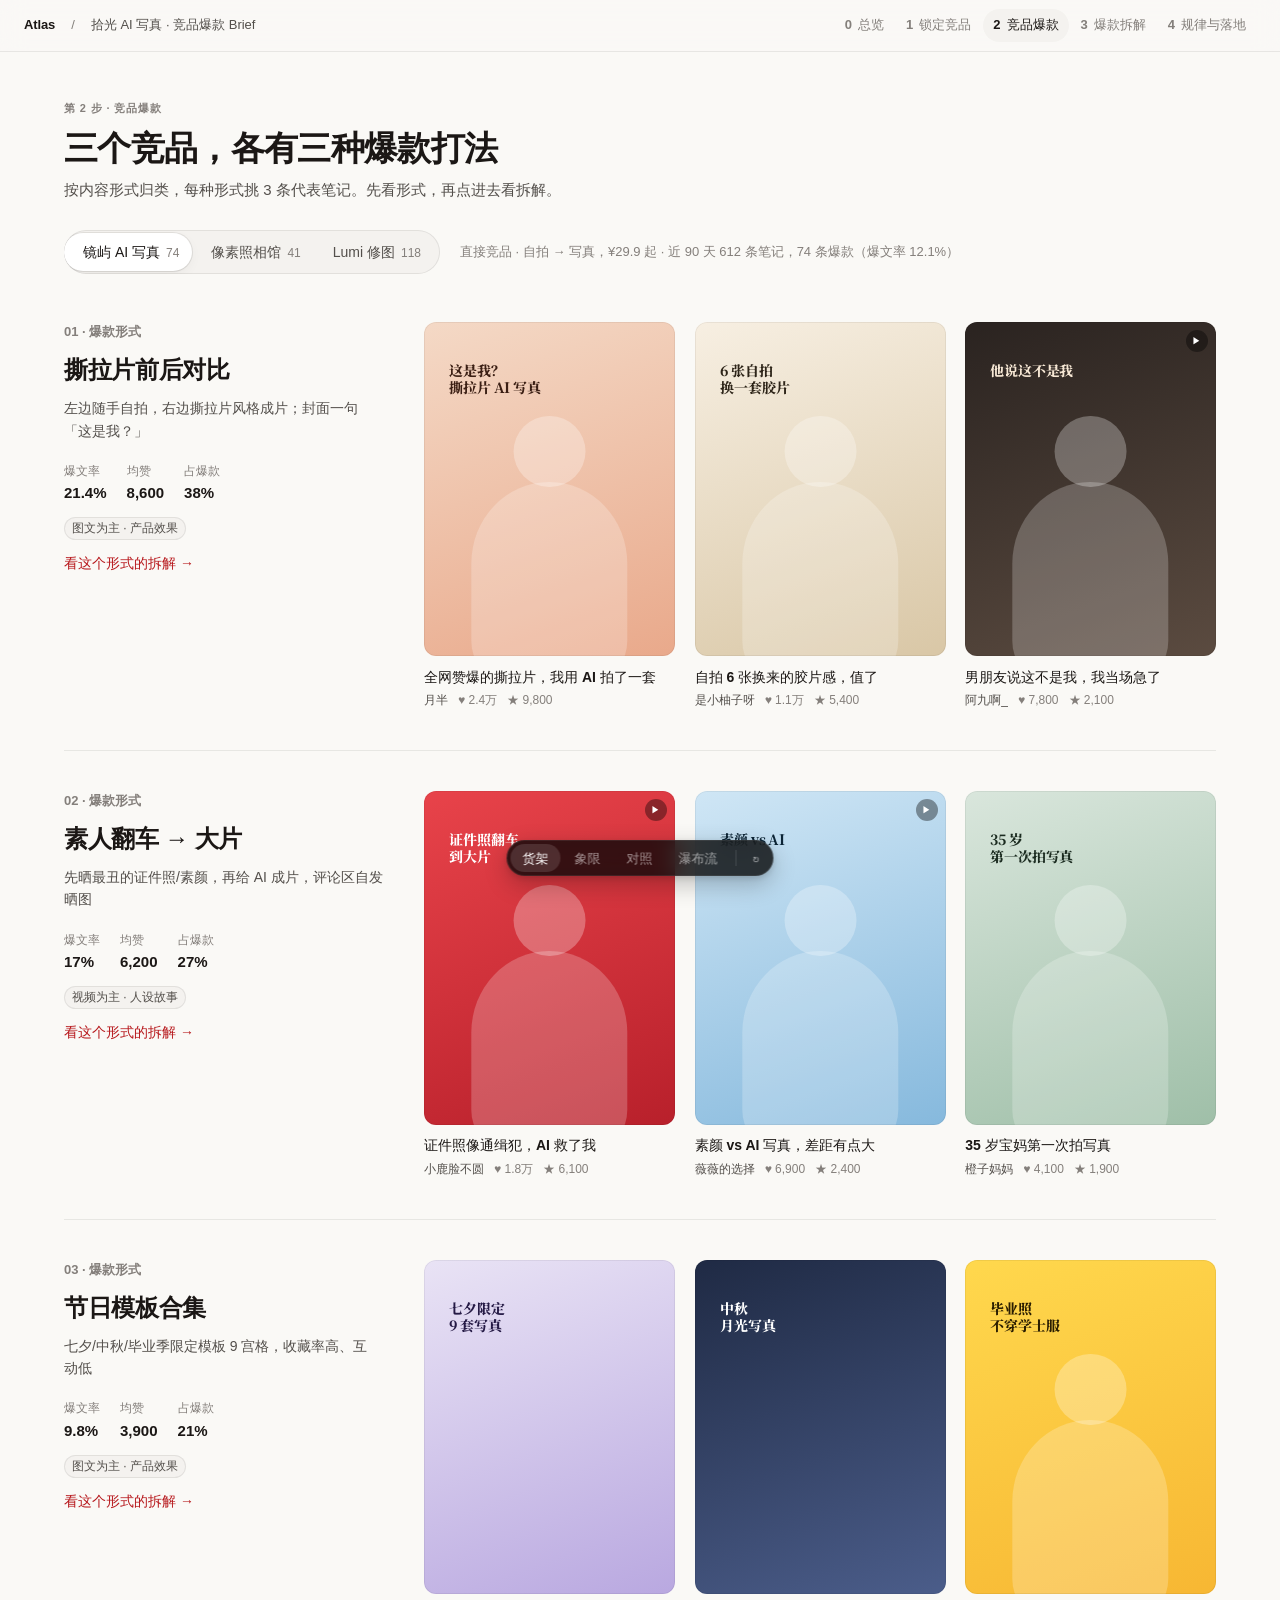
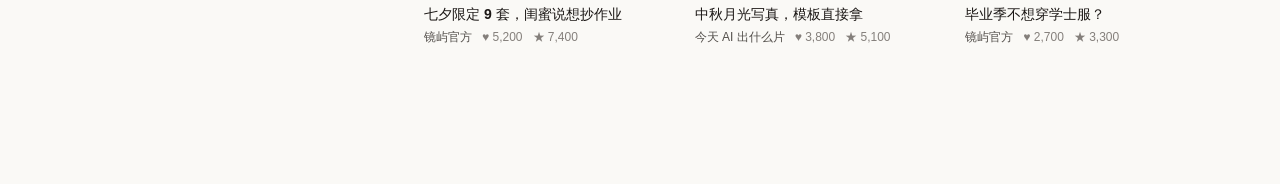
<file: proto/p2-hits.html>
<!doctype html>
<html lang="zh-CN">
<head>
<meta charset="utf-8">
<meta name="viewport" content="width=device-width, initial-scale=1">
<title>竞品爆款 · Atlas</title>
<link rel="stylesheet" href="shared/base.css">
<style>
  /* ---------- page-shared bits ---------- */
  .p2 { --gut: 24px; }
  .p2-wrap { max-width: 1200px; margin: 0 auto; padding: 0 var(--gut); }
  .p2-head { padding-top: 48px; padding-bottom: 28px; display: grid; gap: 10px; }
  .p2-head h1 { font-size: clamp(24px, 2.4vw + 12px, 34px); font-weight: 650; letter-spacing: -0.02em; line-height: 1.2; }
  .p2-head .lede { color: var(--ink-2); max-width: 60ch; }
  @media (max-width: 720px) { .p2 { --gut: 16px; } .p2-head { padding-top: 32px; } }

  button, a { touch-action: manipulation; }

  /* segmented control with sliding indicator */
  .seg { position: relative; display: inline-flex; padding: 3px; gap: 0; border-radius: 999px; background: var(--surface-2); box-shadow: inset 0 0 0 1px var(--line); max-width: 100%; overflow-x: auto; scrollbar-width: none; isolation: isolate; }
  .seg button { position: relative; z-index: 1; height: 38px; padding: 0 16px; border: 0; border-radius: 999px; background: none; color: var(--ink-2); font-size: 14px; font-weight: 500; white-space: nowrap; cursor: pointer; transition: color 150ms ease; }
  .seg button[aria-pressed="true"] { color: var(--ink); }
  .seg button:active { transform: scale(0.97); }
  .seg button small { color: var(--ink-3); font-size: 12px; margin-left: 6px; font-variant-numeric: tabular-nums; }
  .seg .ind { position: absolute; z-index: 0; top: 3px; left: 0; height: 38px; border-radius: 999px; background: var(--surface); box-shadow: var(--shadow-1); pointer-events: none; }
  .seg[data-ready] .ind { transition: transform 250ms var(--ease-out), width 250ms var(--ease-out); }
  @media (hover: hover) and (pointer: fine) { .seg button:hover { color: var(--ink); } }

  .stats { display: flex; gap: 20px; margin: 0; }
  .stats div { display: grid; gap: 0; }
  .stats dt { font-size: 12px; color: var(--ink-3); }
  .stats dd { margin: 0; font-weight: 600; font-variant-numeric: tabular-nums; font-size: 15px; }

  .link { display: inline-flex; align-items: center; gap: 4px; color: var(--accent-ink); font-size: 14px; font-weight: 500; text-decoration: none; white-space: nowrap; }
  .link span { transition: transform 200ms var(--ease-out); }
  @media (hover: hover) and (pointer: fine) { .link:hover span { transform: translateX(3px); } }

  .nc { display: grid; gap: 10px; text-decoration: none; min-width: 0; }
  .nc .cover-wrap { transition: transform 160ms var(--ease-out); }
  .nc:active .cover-wrap { transform: scale(0.97); }
  .nc-t { font-size: 14px; font-weight: 550; line-height: 1.45; display: -webkit-box; -webkit-line-clamp: 2; -webkit-box-orient: vertical; overflow: hidden; }
  .nc-m { display: flex; gap: 10px; font-size: 12px; color: var(--ink-3); font-variant-numeric: tabular-nums; white-space: nowrap; overflow: hidden; }
  .nc-m .acct { overflow: hidden; text-overflow: ellipsis; min-width: 0; color: var(--ink-2); }
  @media (hover: hover) and (pointer: fine) { .nc:hover .nc-t { color: var(--accent-ink); } }

  .enter { animation: p2-in 280ms var(--ease-out) both; animation-delay: calc(var(--i, 0) * 40ms); }
  @keyframes p2-in { from { opacity: 0; transform: translateY(8px); } }
  .swap { animation: p2-fade 180ms ease-out both; }
  @keyframes p2-fade { from { opacity: 0; } }
  @media (prefers-reduced-motion: reduce) {
    .enter { animation: p2-fade 200ms ease-out both; animation-delay: 0ms; }
    .seg[data-ready] .ind { transition: none; }
  }

  /* ---------- V1 Shelves ---------- */
  .v1 .bar { display: flex; flex-wrap: wrap; align-items: center; gap: 12px 20px; padding-bottom: 8px; }
  .v1 .csum { color: var(--ink-3); font-size: 13px; font-variant-numeric: tabular-nums; }
  .v1 .shelf { padding: 40px 0; border-top: 1px solid var(--line); display: grid; grid-template-columns: minmax(0, 320px) minmax(0, 1fr); gap: 40px; }
  .v1 .shelf:first-of-type { border-top: 0; }
  .v1 .s-meta { display: grid; align-content: start; gap: 12px; }
  .v1 .rank { font-size: 13px; font-weight: 600; color: var(--ink-3); font-variant-numeric: tabular-nums; }
  .v1 .s-meta h2 { font-size: 24px; font-weight: 650; letter-spacing: -0.015em; line-height: 1.25; }
  .v1 .s-meta p { color: var(--ink-2); font-size: 14px; }
  .v1 .s-meta .stats { margin-top: 8px; }
  .v1 .s-meta .tag { justify-self: start; font-size: 12px; padding: 2px 8px; border-radius: 999px; background: var(--surface-2); color: var(--ink-2); box-shadow: inset 0 0 0 1px var(--line); }
  .v1 .row { display: grid; grid-template-columns: repeat(3, minmax(0, 1fr)); gap: 20px; }
  @media (max-width: 860px) {
    .v1 .shelf { grid-template-columns: minmax(0, 1fr); gap: 20px; padding: 32px 0; }
    .v1 .row { display: flex; overflow-x: auto; scroll-snap-type: x mandatory; gap: 12px; margin: 0 calc(var(--gut) * -1); padding: 0 var(--gut); scrollbar-width: none; scroll-padding: 0 var(--gut); }
    .v1 .row .nc { flex: 0 0 62%; scroll-snap-align: start; }
  }

  /* ---------- V2 Quadrant ---------- */
  .v2 .bar { display: flex; flex-wrap: wrap; align-items: center; gap: 12px; padding-bottom: 20px; }
  .v2 .grid { display: grid; grid-template-columns: minmax(0, 1fr) 360px; gap: 32px; align-items: start; }
  .v2 .chart-card { background: var(--surface); border-radius: var(--r-lg); box-shadow: var(--shadow-1); padding: 16px 16px 8px; min-width: 0; }
  .v2 .legend { display: flex; flex-wrap: wrap; gap: 6px; margin-bottom: 8px; }
  .v2 .legend button { display: inline-flex; align-items: center; gap: 8px; min-height: 36px; padding: 0 12px; border: 0; border-radius: 999px; background: transparent; color: var(--ink-2); font-size: 13px; cursor: pointer; box-shadow: inset 0 0 0 1px var(--line); transition: background-color 150ms ease, color 150ms ease, box-shadow 150ms ease; }
  .v2 .legend button[aria-pressed="true"] { background: var(--surface-2); color: var(--ink); box-shadow: inset 0 0 0 1px var(--line-strong); }
  .v2 .legend button:active { transform: scale(0.97); }
  .v2 .legend i { width: 8px; height: 8px; border-radius: 50%; background: var(--sw); flex: none; }
  .v2 .legend .hollow { display: inline-flex; align-items: center; gap: 6px; margin-left: auto; font-size: 12px; color: var(--ink-3); padding: 0 4px; }
  .v2 .legend .hollow b { width: 8px; height: 8px; border-radius: 50%; box-shadow: inset 0 0 0 1.5px var(--ink-3); }
  .v2 .legend .hollow b.f { background: var(--ink-3); box-shadow: none; }
  .v2 .plot { position: relative; }
  .v2 svg { display: block; width: 100%; overflow: visible; touch-action: manipulation; }
  .v2 svg text { font-family: var(--font-sans); fill: var(--ink-3); font-size: 11px; font-variant-numeric: tabular-nums; }
  .v2 .dot { transition: opacity 180ms ease; }
  .v2 .tip { position: absolute; z-index: 5; pointer-events: none; min-width: 140px; max-width: 220px; padding: 8px 10px; border-radius: 10px; background: var(--surface); box-shadow: var(--shadow-2); font-size: 12px; line-height: 1.45; opacity: 0; transform: translate(-50%, calc(-100% - 12px)) scale(0.97); transform-origin: 50% 100%; transition: opacity 120ms ease-out, transform 120ms ease-out; }
  .v2 .tip[data-show] { opacity: 1; transform: translate(-50%, calc(-100% - 12px)); }
  .v2 .tip strong { display: block; font-size: 15px; font-variant-numeric: tabular-nums; color: var(--ink); }
  .v2 .tip .k { display: flex; align-items: center; gap: 6px; color: var(--ink-2); }
  .v2 .tip .k i { width: 10px; height: 2px; border-radius: 1px; background: var(--sw); }
  .v2 .tip .tt { color: var(--ink); margin-top: 4px; }
  .v2 .note { font-size: 12px; color: var(--ink-3); padding: 4px 4px 8px; }
  .v2 .panel { display: grid; gap: 16px; position: sticky; top: 72px; }
  .v2 .panel h2 { font-size: 20px; font-weight: 650; letter-spacing: -0.01em; display: flex; align-items: center; gap: 10px; }
  .v2 .panel h2 i { width: 10px; height: 10px; border-radius: 50%; background: var(--sw); flex: none; }
  .v2 .panel p { color: var(--ink-2); font-size: 14px; }
  .v2 .panel .trio { display: grid; grid-template-columns: repeat(3, minmax(0, 1fr)); gap: 10px; }
  .v2 .panel .trio .nc-t { font-size: 12px; }
  .v2 .panel .trio .nc-m { font-size: 11px; }
  .v2 .frow { display: grid; grid-template-columns: 10px minmax(0, 1fr) auto; gap: 12px; align-items: center; width: 100%; text-align: left; padding: 14px 12px; border: 0; border-radius: var(--r-md); background: transparent; cursor: pointer; transition: background-color 150ms ease; }
  .v2 .frow:active { transform: scale(0.98); }
  @media (hover: hover) and (pointer: fine) { .v2 .frow:hover { background: var(--surface-2); } }
  .v2 .frow i { width: 10px; height: 10px; border-radius: 50%; background: var(--sw); }
  .v2 .frow b { font-weight: 600; display: block; }
  .v2 .frow small { color: var(--ink-3); font-size: 12px; }
  .v2 .frow .q { font-variant-numeric: tabular-nums; font-weight: 600; text-align: right; }
  .v2 .frow .q small { display: block; font-weight: 400; }
  @media (max-width: 960px) { .v2 .grid { grid-template-columns: minmax(0, 1fr); } .v2 .panel { position: static; } .v2 .legend .hollow { margin-left: 0; } }

  /* ---------- V3 Cross matrix ---------- */
  .v3 .mx { display: grid; grid-template-columns: 96px repeat(3, minmax(0, 1fr)); grid-template-rows: auto repeat(3, auto); column-gap: 16px; padding-bottom: 24px; }
  .v3 .rows, .v3 .col { grid-row: 1 / span 4; display: grid; grid-template-rows: subgrid; }
  .v3 .rows > div { padding: 24px 0; border-top: 1px solid transparent; }
  .v3 .rows > div:first-child { padding: 0; }
  .v3 .rows b { display: block; font-size: 22px; font-weight: 650; color: var(--ink); font-variant-numeric: tabular-nums; letter-spacing: -0.02em; }
  .v3 .rows span { font-size: 12px; color: var(--ink-3); }
  .v3 .col { background: var(--surface); border-radius: var(--r-lg); box-shadow: var(--shadow-1); padding: 0 20px; min-width: 0; }
  .v3 .ch { padding: 20px 0 16px; display: grid; gap: 4px; }
  .v3 .ch h2 { font-size: 18px; font-weight: 650; letter-spacing: -0.01em; display: flex; align-items: baseline; gap: 8px; flex-wrap: wrap; }
  .v3 .ch .kind { font-size: 12px; font-weight: 500; color: var(--ink-3); }
  .v3 .ch p { font-size: 12px; color: var(--ink-3); font-variant-numeric: tabular-nums; }
  .v3 .ch p b { color: var(--ink); font-weight: 600; }
  .v3 .cell { border-top: 1px solid var(--line); padding: 24px 0; display: grid; gap: 10px; align-content: start; min-width: 0; }
  .v3 .cell .rk { display: none; font-size: 12px; font-weight: 600; color: var(--ink-3); }
  .v3 .cell h3 { font-size: 16px; font-weight: 650; }
  .v3 .cell h3 a { text-decoration: none; }
  @media (hover: hover) and (pointer: fine) { .v3 .cell h3 a:hover { color: var(--accent-ink); } }
  .v3 .cell > p { font-size: 13px; color: var(--ink-2); min-height: 2.9em; }
  .v3 .stats { gap: 16px; }
  .v3 .stats dd { font-size: 14px; }
  .v3 .bar-share { height: 4px; border-radius: 2px; background: var(--surface-2); overflow: hidden; }
  .v3 .bar-share i { display: block; height: 100%; width: var(--w); border-radius: 2px; background: var(--accent); }
  .v3 .fan { position: relative; height: 156px; margin: 6px 0 2px; }
  .v3 .fan .cover-wrap { position: absolute; left: 50%; top: 4px; width: 96px; transform: translateX(-50%) translateX(var(--x)) rotate(var(--r)); transition: transform 320ms var(--ease-out); transform-origin: 50% 100%; }
  .v3 .fan .cover-wrap:nth-child(1) { --x: -34px; --r: -7deg; z-index: 1; }
  .v3 .fan .cover-wrap:nth-child(2) { --x: 0px; --r: 0deg; z-index: 3; }
  .v3 .fan .cover-wrap:nth-child(3) { --x: 34px; --r: 7deg; z-index: 2; }
  .v3 .fan .cover { box-shadow: 0 1px 2px rgba(0,0,0,.06), 0 6px 16px rgba(0,0,0,.12); }
  .v3 .fan .cover-text { font-size: 12px; }
  @media (hover: hover) and (pointer: fine) {
    .v3 .cell:hover .fan .cover-wrap:nth-child(1) { --x: -102px; --r: -2deg; }
    .v3 .cell:hover .fan .cover-wrap:nth-child(3) { --x: 102px; --r: 2deg; }
  }
  .v3 .cell:focus-within .fan .cover-wrap:nth-child(1) { --x: -102px; --r: -2deg; }
  .v3 .cell:focus-within .fan .cover-wrap:nth-child(3) { --x: 102px; --r: 2deg; }
  .v3 .fan[data-open] .cover-wrap:nth-child(1) { --x: -102px; --r: -2deg; }
  .v3 .fan[data-open] .cover-wrap:nth-child(3) { --x: 102px; --r: 2deg; }
  .v3 .fanbtn { position: absolute; inset: 0; z-index: 4; border: 0; background: none; cursor: pointer; border-radius: var(--r-md); }
  .v3 .ex { list-style: none; margin: 0; padding: 0; display: grid; gap: 6px; }
  .v3 .ex li { display: grid; grid-template-columns: minmax(0, 1fr) auto; gap: 8px; font-size: 12px; }
  .v3 .ex .t { overflow: hidden; text-overflow: ellipsis; white-space: nowrap; color: var(--ink); }
  .v3 .ex .t span { color: var(--ink-3); }
  .v3 .ex .n { color: var(--ink-3); font-variant-numeric: tabular-nums; }
  @media (max-width: 1080px) { .v3 .fan .cover-wrap { width: 84px; } .v3 .fan { height: 140px; } }
  @media (max-width: 860px) {
    .v3 .mx { display: grid; grid-template-columns: minmax(0, 1fr); gap: 16px; }
    .v3 .rows { display: none; }
    .v3 .col { grid-row: auto; display: block; }
    .v3 .cell .rk { display: block; }
    .v3 .cell > p { min-height: 0; }
    .v3 .fan .cover-wrap { width: 96px; }
    .v3 .fan { height: 156px; }
  }

  /* ---------- V4 Waterfall ---------- */
  .v4 .filters { display: grid; gap: 10px; padding-bottom: 24px; border-bottom: 1px solid var(--line); margin-bottom: 24px; }
  .v4 .fg { display: flex; align-items: center; gap: 6px; overflow-x: auto; scrollbar-width: none; margin: 0 calc(var(--gut) * -1); padding: 2px var(--gut); }
  .v4 .fg .lbl { flex: none; width: 40px; font-size: 12px; color: var(--ink-3); }
  .v4 .chip { flex: none; height: 34px; padding: 0 14px; border: 0; border-radius: 999px; background: transparent; color: var(--ink-2); font-size: 13px; cursor: pointer; box-shadow: inset 0 0 0 1px var(--line); transition: background-color 150ms ease, color 150ms ease, box-shadow 150ms ease; white-space: nowrap; }
  .v4 .chip:active { transform: scale(0.97); }
  .v4 .chip[aria-pressed="true"] { background: var(--ink); color: var(--bg); box-shadow: none; }
  @media (hover: hover) and (pointer: fine) { .v4 .chip:not([aria-pressed="true"]):hover { color: var(--ink); box-shadow: inset 0 0 0 1px var(--line-strong); } }
  .v4 .count { font-size: 13px; color: var(--ink-3); font-variant-numeric: tabular-nums; }
  .v4 .count b { color: var(--ink); font-weight: 600; }
  .v4 .masonry { columns: 4 220px; column-gap: 16px; }
  .v4 .card { break-inside: avoid; display: grid; gap: 8px; width: 100%; margin: 0 0 20px; padding: 0; border: 0; background: none; text-align: left; cursor: pointer; }
  .v4 .card .cover-wrap { transition: transform 160ms var(--ease-out); }
  .v4 .card:active .cover-wrap { transform: scale(0.97); }
  .v4 .card .t { font-size: 14px; font-weight: 550; line-height: 1.45; padding: 0 2px; display: -webkit-box; -webkit-line-clamp: 2; -webkit-box-orient: vertical; overflow: hidden; }
  .v4 .card .m { display: flex; align-items: center; gap: 6px; padding: 0 2px; font-size: 12px; color: var(--ink-3); min-width: 0; }
  .v4 .card .m .av { width: 18px; height: 18px; border-radius: 50%; flex: none; background: linear-gradient(135deg, var(--c1), var(--c2)); }
  .v4 .card .m .a { overflow: hidden; text-overflow: ellipsis; white-space: nowrap; min-width: 0; color: var(--ink-2); }
  .v4 .card .m .l { margin-left: auto; font-variant-numeric: tabular-nums; white-space: nowrap; }
  .v4 .card .src { font-size: 11px; color: var(--ink-3); padding: 0 2px; }
  @media (hover: hover) and (pointer: fine) { .v4 .card:hover .t { color: var(--accent-ink); } }
  @media (max-width: 720px) { .v4 .masonry { columns: 2; column-gap: 10px; } .v4 .card { margin-bottom: 16px; } }
  .v4 .empty { display: grid; justify-items: start; gap: 8px; padding: 64px 0 120px; }
  .v4 .empty h2 { font-size: 18px; font-weight: 600; }
  .v4 .empty p { color: var(--ink-2); font-size: 14px; }
  .btn { height: 40px; padding: 0 16px; border: 0; border-radius: 999px; background: var(--ink); color: var(--bg); font-size: 14px; font-weight: 550; cursor: pointer; transition: transform 160ms var(--ease-out); }
  .btn:active { transform: scale(0.97); }

  .v4 .scrim { position: fixed; inset: 0; z-index: 190; background: rgba(10, 8, 6, 0.32); opacity: 0; visibility: hidden; transition: opacity 200ms ease, visibility 0s 200ms; }
  .v4 .scrim[data-open] { opacity: 1; visibility: visible; transition: opacity 260ms ease, visibility 0s; }
  .v4 .sheet { position: fixed; z-index: 200; top: 8px; right: 8px; bottom: 8px; width: min(440px, calc(100% - 16px)); overflow-y: auto; overscroll-behavior: contain; background: var(--surface); border-radius: var(--r-lg); box-shadow: var(--shadow-2); transform: translateX(calc(100% + 16px)); visibility: hidden; transition: transform 200ms cubic-bezier(0.4, 0, 1, 1), visibility 0s 200ms; }
  .v4 .sheet[data-open] { transform: none; visibility: visible; transition: transform 340ms var(--ease-drawer), visibility 0s; }
  .v4 .sh-in { display: grid; gap: 20px; padding: 20px 24px 120px; }
  .v4 .sh-top { display: flex; align-items: center; justify-content: space-between; gap: 12px; }
  .v4 .sh-top .crumb { font-size: 12px; color: var(--ink-3); }
  .v4 .x { position: relative; width: 32px; height: 32px; border: 0; border-radius: 50%; background: var(--surface-2); color: var(--ink-2); cursor: pointer; display: grid; place-items: center; transition: background-color 150ms ease, transform 160ms var(--ease-out); }
  .v4 .x::before { content: ""; position: absolute; inset: -6px; }
  .v4 .x:active { transform: scale(0.94); }
  .v4 .sh-hero { display: grid; grid-template-columns: 140px minmax(0, 1fr); gap: 16px; align-items: start; }
  .v4 .sh-hero h2 { font-size: 18px; font-weight: 650; line-height: 1.35; letter-spacing: -0.01em; }
  .v4 .sh-hero .who { font-size: 13px; color: var(--ink-2); margin-top: 8px; }
  .v4 .sh-hero .who span { color: var(--ink-3); }
  .v4 .sh-nums { display: grid; grid-template-columns: repeat(3, 1fr); gap: 1px; background: var(--line); border-radius: var(--r-md); overflow: hidden; box-shadow: 0 0 0 1px var(--line); }
  .v4 .sh-nums div { background: var(--surface); padding: 12px; }
  .v4 .sh-nums dt { font-size: 12px; color: var(--ink-3); }
  .v4 .sh-nums dd { margin: 0; font-size: 18px; font-weight: 600; font-variant-numeric: tabular-nums; }
  .v4 .sh-fmt { display: grid; gap: 10px; padding: 16px; border-radius: var(--r-md); background: var(--surface-2); }
  .v4 .sh-fmt .eyebrow { letter-spacing: 0.04em; }
  .v4 .sh-fmt h3 { font-size: 16px; font-weight: 650; }
  .v4 .sh-fmt p { font-size: 13px; color: var(--ink-2); }
  .v4 .sib { display: grid; grid-template-columns: repeat(2, minmax(0, 1fr)); gap: 12px; }
  .v4 .sib .nc-t { font-size: 13px; }
  .v4 .cta { display: flex; align-items: center; justify-content: center; gap: 6px; height: 44px; border-radius: 999px; background: var(--ink); color: var(--bg); text-decoration: none; font-weight: 550; font-size: 15px; transition: transform 160ms var(--ease-out); }
  .v4 .cta:active { transform: scale(0.97); }
  @media (max-width: 720px) {
    .v4 .sheet { top: auto; left: 0; right: 0; bottom: 0; width: 100%; max-height: 88dvh; border-radius: var(--r-lg) var(--r-lg) 0 0; transform: translateY(100%); }
    .v4 .sh-in { padding: 12px 16px calc(120px + env(safe-area-inset-bottom)); }
    .v4 .sh-in::before { content: ""; justify-self: center; width: 36px; height: 4px; border-radius: 2px; background: var(--line-strong); }
    .v4 .sh-hero { grid-template-columns: 112px minmax(0, 1fr); }
  }
  @media (prefers-reduced-motion: reduce) {
    .v4 .sheet, .v4 .sheet[data-open] { transition: opacity 200ms ease, visibility 0s; transform: none; opacity: 0; }
    .v4 .sheet[data-open] { opacity: 1; }
  }
</style>
</head>
<body>
<main id="stage" class="p2"></main>
<script src="shared/data.js"></script>
<script src="shared/harness.js"></script>
<script>
(() => {
  const A = window.ATLAS, U = window.AtlasUI, fmt = U.fmt;
  const C = A.competitors;
  const params = new URLSearchParams(location.search);
  let sel = C.some((c) => c.id === params.get('c')) ? params.get('c') : 'jingyu';
  const comp = (id) => C.find((c) => c.id === id);
  const setSel = (id) => { sel = id; const u = new URL(location); u.searchParams.set('c', id); history.replaceState(null, '', u); };
  const tear = (fid) => `p3-teardown.html?f=${fid}`;
  const SW = ['var(--s1)', 'var(--s2)', 'var(--s3)'];

  const stats = (f) => `<dl class="stats">
      <div><dt>爆文率</dt><dd>${f.hitRate}%</dd></div>
      <div><dt>均赞</dt><dd>${fmt(f.avgLikes)}</dd></div>
      <div><dt>占爆款</dt><dd>${f.share}%</dd></div></dl>`;

  const nc = (n, fid, i = 0) => `<a class="nc enter" style="--i:${i}" href="${tear(fid)}">
      ${U.cover(n, { tag: false })}
      <div style="display:grid;gap:4px">
        <p class="nc-t">${n.title}</p>
        <p class="nc-m"><span class="acct">${n.account}</span><span>♥ ${fmt(n.likes)}</span><span>★ ${fmt(n.collects)}</span></p>
      </div></a>`;

  const head = (h1, lede) => `<header class="p2-wrap p2-head">
      <p class="eyebrow">第 2 步 · 竞品爆款</p><h1>${h1}</h1><p class="lede">${lede}</p></header>`;

  const seg = (label) => `<div class="seg" role="group" aria-label="${label}"><span class="ind" aria-hidden="true"></span>
      ${C.map((c) => `<button type="button" data-c="${c.id}" aria-pressed="${c.id === sel}">${c.name}<small>${c.stats.hits}</small></button>`).join('')}</div>`;

  function wireSeg(root, onChange) {
    const s = root.querySelector('.seg'), ind = s.querySelector('.ind');
    const btns = [...s.querySelectorAll('button')];
    const place = () => { const b = btns.find((x) => x.dataset.c === sel); ind.style.width = b.offsetWidth + 'px'; ind.style.transform = `translateX(${b.offsetLeft - 3}px)`; };
    btns.forEach((b) => b.addEventListener('click', () => {
      if (b.dataset.c === sel) return;
      setSel(b.dataset.c);
      btns.forEach((x) => x.setAttribute('aria-pressed', x.dataset.c === sel));
      place(); onChange();
    }));
    place(); requestAnimationFrame(() => requestAnimationFrame(() => s.setAttribute('data-ready', '')));
    window.addEventListener('resize', place);
  }

  /* ---------------- V1 Shelves ---------------- */
  const v1Body = () => {
    const c = comp(sel);
    return `<p class="csum">${c.kind} · ${c.tagline} · 近 90 天 ${c.stats.notes} 条笔记，${c.stats.hits} 条爆款（爆文率 ${c.stats.hitRate}%）</p>` ;
  };
  const v1Shelves = () => comp(sel).formats.map((f, i) => `<section class="shelf">
      <div class="s-meta">
        <span class="rank">0${i + 1} · 爆款形式</span>
        <h2>${f.name}</h2>
        <p>${f.desc}</p>
        ${stats(f)}
        <span class="tag">${f.type}为主 · ${f.axis.content}</span>
        <a class="link" href="${tear(f.id)}">看这个形式的拆解 <span>→</span></a>
      </div>
      <div class="row">${f.notes.map((n, j) => nc(n, f.id, i * 3 + j)).join('')}</div>
    </section>`).join('');
  const V1 = {
    name: '货架',
    render: () => `<div class="v1">
      ${head('三个竞品，各有三种爆款打法', '按内容形式归类，每种形式挑 3 条代表笔记。先看形式，再点进去看拆解。')}
      <div class="p2-wrap"><div class="bar">${seg('选择竞品')}<span class="csum-slot">${v1Body()}</span></div>
      <div class="shelves">${v1Shelves()}</div></div></div>`,
    mount(stage) {
      wireSeg(stage, () => {
        const sh = stage.querySelector('.shelves'), sm = stage.querySelector('.csum-slot');
        sh.innerHTML = v1Shelves(); sm.innerHTML = v1Body();
        sh.classList.remove('swap'); void sh.offsetWidth; sh.classList.add('swap');
      });
    },
  };

  /* ---------------- V2 Quadrant ---------------- */
  const LIKE_T = 3000, TR_T = 60, X0 = 50, X1 = 50000;
  let qFilter = null; // format id or null
  const fIndex = (c, fid) => c.formats.findIndex((f) => f.id === fid);
  const inQ = (d) => d.likes >= LIKE_T && d.transfer >= TR_T;

  function v2Panel() {
    const c = comp(sel);
    if (!qFilter) {
      const pts = A.scatter[c.id];
      return `<div class="swap" style="display:grid;gap:12px">
        <p class="eyebrow">高赞 · 好迁移 区里有什么</p>
        <h2 style="display:block">${c.name}</h2>
        <p>每个点是一条笔记。右上角 = 点赞过 ${fmt(LIKE_T)} 且可迁移度 ≥ ${TR_T}，是最值得抄的区域。点一个形式看代表笔记。</p>
        <div style="display:grid;gap:2px;margin:0 -12px">
        ${c.formats.map((f, i) => {
          const all = pts.filter((d) => d.format === f.id), q = all.filter(inQ).length;
          return `<button type="button" class="frow" data-f="${f.id}" style="--sw:${SW[i]}"><i></i>
            <span><b>${f.name}</b><small>爆文率 ${f.hitRate}% · 均赞 ${fmt(f.avgLikes)}</small></span>
            <span class="q">${q}<small>在高价值区</small></span></button>`;
        }).join('')}</div></div>`;
    }
    const i = fIndex(c, qFilter), f = c.formats[i];
    return `<div class="swap" style="display:grid;gap:14px">
      <p class="eyebrow">${c.name} · 形式 0${i + 1}</p>
      <h2 style="--sw:${SW[i]}"><i></i>${f.name}</h2>
      <p>${f.desc}</p>
      ${stats(f)}
      <div class="trio">${f.notes.map((n, j) => nc(n, f.id, j)).join('')}</div>
      <a class="link" href="${tear(f.id)}">看这个形式的拆解 <span>→</span></a>
    </div>`;
  }

  function v2Legend() {
    const c = comp(sel);
    return `<button type="button" data-f="" aria-pressed="${!qFilter}">全部形式</button>
      ${c.formats.map((f, i) => `<button type="button" data-f="${f.id}" aria-pressed="${qFilter === f.id}" style="--sw:${SW[i]}"><i></i>${f.name}</button>`).join('')}
      <span class="hollow"><b class="f"></b>爆款 <b></b>普通</span>`;
  }

  function drawQuad(stage) {
    const plot = stage.querySelector('.plot');
    const c = comp(sel), pts = A.scatter[c.id];
    const W = plot.clientWidth, H = Math.round(Math.min(460, Math.max(300, W * 0.64)));
    const m = { l: 36, r: 12, t: 28, b: 36 };
    const lx = Math.log10(X0), lr = Math.log10(X1) - lx;
    const x = (v) => m.l + ((Math.log10(Math.max(X0, Math.min(X1, v))) - lx) / lr) * (W - m.l - m.r);
    const y = (v) => m.t + (1 - v / 100) * (H - m.t - m.b);
    const ns = 'http://www.w3.org/2000/svg';
    let s = `<svg viewBox="0 0 ${W} ${H}" height="${H}" role="img" aria-label="${c.name} 笔记散点：点赞 × 可迁移度">`;
    // highlight quadrant
    s += `<rect x="${x(LIKE_T)}" y="${y(100)}" width="${W - m.r - x(LIKE_T)}" height="${y(TR_T) - y(100)}" rx="6" fill="var(--accent-soft)"/>`;
    s += `<text x="${W - m.r - 8}" y="${y(100) + 18}" text-anchor="end" style="fill:var(--accent-ink);font-weight:600;font-size:12px">高赞 · 好迁移</text>`;
    // grid
    [0, 25, 50, 75, 100].forEach((t) => {
      s += `<line x1="${m.l}" x2="${W - m.r}" y1="${y(t)}" y2="${y(t)}" stroke="var(--line)" />`;
      s += `<text x="${m.l - 8}" y="${y(t) + 4}" text-anchor="end">${t}</text>`;
    });
    [[100, '100'], [1000, '1000'], [10000, '1万'], [50000, '5万']].forEach(([v, l]) => {
      s += `<text x="${x(v)}" y="${H - m.b + 18}" text-anchor="${v === X1 ? 'end' : 'middle'}">${l}</text>`;
    });
    s += `<line x1="${x(LIKE_T)}" x2="${x(LIKE_T)}" y1="${m.t}" y2="${H - m.b}" stroke="var(--line-strong)" />`;
    s += `<text x="${x(LIKE_T) + 6}" y="${H - m.b - 8}" style="font-size:11px">爆文线 3000 赞</text>`;
    s += `<line x1="${m.l}" x2="${W - m.r}" y1="${H - m.b}" y2="${H - m.b}" stroke="var(--line-strong)" />`;
    s += `<text x="${m.l - 8}" y="14" text-anchor="start" style="fill:var(--ink-2);font-weight:550">可迁移度 ↑</text>`;
    s += `<text x="${W - m.r}" y="${H - 4}" text-anchor="end" style="fill:var(--ink-2);font-weight:550">点赞（对数）→</text>`;
    // dots: non-hits first, then hits, featured on top
    const order = [...pts].sort((a, b) => (a.hit - b.hit) || (!!a.note - !!b.note));
    const pos = [];
    order.forEach((d) => {
      const fi = fIndex(c, d.format), col = SW[fi], cx = x(d.likes), cy = y(d.transfer);
      const dim = qFilter && qFilter !== d.format ? ' opacity="0.12"' : '';
      if (d.hit) s += `<circle class="dot" cx="${cx}" cy="${cy}" r="${d.note ? 6 : 4.5}" fill="${col}" stroke="var(--surface)" stroke-width="2"${dim}/>`;
      else s += `<circle class="dot" cx="${cx}" cy="${cy}" r="3.5" fill="none" stroke="${col}" stroke-opacity="0.55" stroke-width="1.25"${dim}/>`;
      pos.push({ d, cx, cy, fi });
    });
    // focusable featured notes (keyboard path to tooltip)
    pos.filter((p) => p.d.note).forEach((p) => {
      const n = A.notes[p.d.note];
      s += `<circle class="kb" data-note="${p.d.note}" cx="${p.cx}" cy="${p.cy}" r="12" fill="transparent" tabindex="0" role="button" aria-label="${n.title}，${p.d.likes} 赞，可迁移度 ${p.d.transfer}"/>`;
    });
    s += `<circle class="ring" r="9" fill="none" stroke="var(--ink)" stroke-width="1.5" opacity="0" pointer-events="none"/>`;
    s += `<rect class="hit" x="${m.l}" y="${m.t}" width="${W - m.l - m.r}" height="${H - m.t - m.b}" fill="transparent"/>`;
    s += `</svg><div class="tip" role="status"></div>`;
    plot.innerHTML = s;

    const svg = plot.querySelector('svg'), tip = plot.querySelector('.tip'), ring = svg.querySelector('.ring');
    const show = (p) => {
      if (!p) { tip.removeAttribute('data-show'); ring.setAttribute('opacity', 0); return; }
      const f = c.formats[p.fi];
      tip.textContent = '';
      const st = document.createElement('strong'); st.textContent = `♥ ${fmt(p.d.likes)}`;
      const k = document.createElement('div'); k.className = 'k'; k.style.setProperty('--sw', SW[p.fi]);
      const ki = document.createElement('i'); k.append(ki, document.createTextNode(`${f.name} · ${p.d.hit ? '爆款' : '普通'}`));
      const tr = document.createElement('div'); tr.className = 'k'; tr.textContent = `可迁移度 ${p.d.transfer}`;
      tip.append(st, k, tr);
      if (p.d.note) { const t = document.createElement('div'); t.className = 'tt'; t.textContent = A.notes[p.d.note].title; tip.append(t); }
      const left = Math.max(80, Math.min(W - 80, p.cx));
      tip.style.left = left + 'px'; tip.style.top = p.cy + 'px';
      tip.setAttribute('data-show', '');
      ring.setAttribute('cx', p.cx); ring.setAttribute('cy', p.cy); ring.setAttribute('opacity', 1);
    };
    const nearest = (e) => {
      const r = svg.getBoundingClientRect(), px = e.clientX - r.left, py = e.clientY - r.top;
      let best = null, bd = 24 * 24;
      for (const p of pos) {
        if (qFilter && qFilter !== p.d.format) continue;
        const dd = (p.cx - px) ** 2 + (p.cy - py) ** 2;
        if (dd < bd) { bd = dd; best = p; }
      }
      return best;
    };
    const hit = svg.querySelector('.hit');
    hit.addEventListener('pointermove', (e) => show(nearest(e)));
    hit.addEventListener('pointerleave', () => show(null));
    hit.addEventListener('click', (e) => { const p = nearest(e); if (p) v2Set(stage, p.d.format); });
    svg.querySelectorAll('.kb').forEach((el) => {
      const p = pos.find((q) => q.d.note === el.dataset.note);
      el.addEventListener('focus', () => show(p));
      el.addEventListener('blur', () => show(null));
      el.addEventListener('keydown', (e) => { if (e.key === 'Enter' || e.key === ' ') { e.preventDefault(); v2Set(stage, p.d.format); } });
      el.addEventListener('click', () => v2Set(stage, p.d.format));
    });
  }

  function v2Set(stage, fid) {
    qFilter = fid || null;
    stage.querySelector('.legend').innerHTML = v2Legend();
    stage.querySelector('.panel').innerHTML = v2Panel();
    drawQuad(stage); wireV2Bits(stage);
  }
  function wireV2Bits(stage) {
    stage.querySelectorAll('.legend button').forEach((b) => b.addEventListener('click', () => v2Set(stage, b.dataset.f === qFilter ? '' : b.dataset.f)));
    stage.querySelectorAll('.panel .frow').forEach((b) => b.addEventListener('click', () => v2Set(stage, b.dataset.f)));
  }
  const V2 = {
    name: '象限',
    render: () => { qFilter = null; return `<div class="v2">
      ${head('哪些爆款值得抄：点赞 × 可迁移度', '可迁移度 = 这条内容的套路能多大程度搬到拾光上（人群、场景、制作成本）。右上角是又火又好抄的。')}
      <div class="p2-wrap">
        <div class="bar">${seg('选择竞品')}</div>
        <div class="grid">
          <div class="chart-card"><div class="legend" role="group" aria-label="按形式筛选">${v2Legend()}</div><div class="plot"></div>
            <p class="note">实心 = 爆款（≥ 3000 赞），空心 = 普通笔记；大圆点是选出的代表笔记，可用 Tab 键聚焦。</p></div>
          <aside class="panel" aria-live="polite">${v2Panel()}</aside>
        </div>
      </div></div>`; },
    mount(stage) {
      wireSeg(stage, () => v2Set(stage, ''));
      drawQuad(stage); wireV2Bits(stage);
      const ro = new ResizeObserver(() => drawQuad(stage));
      ro.observe(stage.querySelector('.chart-card'));
    },
  };

  /* ---------------- V3 Cross matrix ---------------- */
  const V3 = {
    name: '对照',
    render: () => `<div class="v3">
      ${head('三个竞品的爆款，并排对照', '每列一个竞品，每行按爆款占比排序。横着看：同样排第一的打法，各家有什么不同。')}
      <div class="p2-wrap"><div class="mx">
        <div class="rows" aria-hidden="true"><div></div>
          ${['主力形式', '第二形式', '第三形式'].map((t, i) => `<div><b>#${i + 1}</b><span>${t}</span></div>`).join('')}</div>
        ${C.map((c, ci) => `<section class="col enter" style="--i:${ci}" aria-label="${c.name}">
          <div class="ch"><h2>${c.name}<span class="kind">${c.kind}</span></h2>
            <p>爆文率 <b>${c.stats.hitRate}%</b> · ${c.stats.hits} 条爆款 · 中位赞 ${fmt(c.stats.medianLikes)}</p></div>
          ${c.formats.map((f, i) => `<div class="cell">
            <span class="rk">#${i + 1} ${['主力形式', '第二形式', '第三形式'][i]}</span>
            <h3><a href="${tear(f.id)}">${f.name}</a></h3>
            <p>${f.desc}</p>
            ${stats(f)}
            <div class="bar-share" role="img" aria-label="占爆款 ${f.share}%"><i style="--w:${f.share}%"></i></div>
            <div class="fan">${f.notes.map((n) => U.cover(n, { tag: false })).join('')}
              <button type="button" class="fanbtn" aria-label="展开 ${f.name} 的 3 条代表笔记"></button></div>
            <ul class="ex">${f.notes.map((n) => `<li><span class="t">${n.title} <span>· ${n.account}</span></span><span class="n">♥ ${fmt(n.likes)} ★ ${fmt(n.collects)}</span></li>`).join('')}</ul>
          </div>`).join('')}
        </section>`).join('')}
      </div></div></div>`,
    mount(stage) {
      stage.querySelectorAll('.fanbtn').forEach((b) => b.addEventListener('click', () => b.parentElement.toggleAttribute('data-open')));
      // put the requested competitor first in view on mobile
      if (sel !== 'jingyu' && matchMedia('(max-width: 860px)').matches) stage.querySelector(`[aria-label="${comp(sel).name}"]`)?.scrollIntoView({ block: 'start' });
    },
  };

  /* ---------------- V4 Waterfall ---------------- */
  const ARS = ['3 / 4', '4 / 5', '3 / 4', '3 / 4.4', '1 / 1', '3 / 4', '4 / 5.2'];
  const wf = { c: 'all', k: 'all', t: 'all' };
  const flat = () => {
    const out = [];
    C.forEach((c) => c.formats.forEach((f) => f.notes.forEach((n) => out.push({ n, f, c }))));
    return out.sort((a, b) => b.n.likes - a.n.likes);
  };
  const KINDS = ['产品效果', '人设故事', '价格锚点'];
  function wfFilters() {
    const g = (key, label, items) => `<div class="fg" role="group" aria-label="${label}"><span class="lbl">${label}</span>
      ${items.map(([v, l]) => `<button type="button" class="chip" data-k="${key}" data-v="${v}" aria-pressed="${wf[key] === v}">${l}</button>`).join('')}</div>`;
    return g('c', '竞品', [['all', '全部'], ...C.map((c) => [c.id, c.name])]) +
      g('k', '打法', [['all', '全部'], ...KINDS.map((k) => [k, k])]) +
      g('t', '类型', [['all', '全部'], ['图文', '图文'], ['视频', '视频']]);
  }
  function wfList() {
    const items = flat().filter(({ n, f, c }) => (wf.c === 'all' || c.id === wf.c) && (wf.k === 'all' || f.axis.content === wf.k) && (wf.t === 'all' || n.type === wf.t));
    const cnt = `<p class="count"><b>${items.length}</b> 条代表笔记 · 按点赞排序</p>`;
    if (!items.length) return cnt + `<div class="empty"><h2>没有符合条件的笔记</h2><p>这几个条件组合下没有代表笔记，放宽一个试试。</p><button type="button" class="btn" data-clear>清除筛选</button></div>`;
    return cnt + `<div class="masonry">${items.map(({ n, f, c }, i) => {
      const [c1, c2] = A.palettes[n.pal % A.palettes.length];
      return `<button type="button" class="card enter" style="--i:${Math.min(i, 12)}" data-note="${n.id}" aria-haspopup="dialog">
        ${U.cover(n, { tag: false }).replace('style="--c1', `style="aspect-ratio:${ARS[(n.likes + n.collects) % ARS.length]};--c1`)}
        <span class="t">${n.title}</span>
        <span class="m"><span class="av" style="--c1:${c1};--c2:${c2}"></span><span class="a">${n.account}</span><span class="l">♥ ${fmt(n.likes)}</span></span>
        <span class="src">${c.name} · ${f.name}</span>
      </button>`;
    }).join('')}</div>`;
  }
  function sheetHTML(id) {
    const n = A.notes[id], c = comp(n.competitor), f = c.formats.find((x) => x.id === n.format);
    const sib = f.notes.filter((x) => x.id !== id);
    return `<div class="sh-in">
      <div class="sh-top"><span class="crumb">${c.name} / ${f.name}</span>
        <button type="button" class="x" data-close aria-label="关闭"><svg width="14" height="14" viewBox="0 0 14 14" aria-hidden="true"><path d="M3 3l8 8M11 3l-8 8" stroke="currentColor" stroke-width="1.6" stroke-linecap="round"/></svg></button></div>
      <div class="sh-hero">${U.cover(n, { tag: false })}
        <div><h2 id="sh-title">${n.title}</h2><p class="who">${n.account} <span>· ${fmt(n.followers)} 粉 · ${n.type} · ${n.date}</span></p></div></div>
      <dl class="sh-nums"><div><dt>点赞</dt><dd>${fmt(n.likes)}</dd></div><div><dt>收藏</dt><dd>${fmt(n.collects)}</dd></div><div><dt>评论</dt><dd>${fmt(n.comments)}</dd></div></dl>
      <div class="sh-fmt"><p class="eyebrow">它属于哪种爆款形式</p><h3>${f.name}</h3><p>${f.desc}</p>${stats(f)}</div>
      <div style="display:grid;gap:12px"><p class="eyebrow">同形式的另外 2 条</p><div class="sib">${sib.map((x, j) => nc(x, f.id, j)).join('')}</div></div>
      <a class="cta" href="${tear(f.id)}">看「${f.name}」的拆解 →</a>
    </div>`;
  }
  const V4 = {
    name: '瀑布流',
    render: () => `<div class="v4">
      ${head('27 条代表爆款，按小红书的方式翻', '3 个竞品 × 3 种形式 × 3 条笔记。点开任意一条，看它属于哪种打法。')}
      <div class="p2-wrap"><div class="filters">${wfFilters()}</div><div class="list">${wfList()}</div></div>
      <div class="scrim" data-close></div>
      <aside class="sheet" role="dialog" aria-modal="true" aria-labelledby="sh-title"></aside></div>`,
    mount(stage) {
      if (params.get('c') && C.some((c) => c.id === params.get('c'))) wf.c = sel;
      stage.querySelector('.filters').innerHTML = wfFilters();
      const list = stage.querySelector('.list'), sheet = stage.querySelector('.sheet'), scrim = stage.querySelector('.scrim');
      let opener = null;
      const refresh = () => { stage.querySelector('.filters').innerHTML = wfFilters(); list.innerHTML = wfList(); };
      refresh();
      stage.querySelector('.filters').addEventListener('click', (e) => {
        const b = e.target.closest('.chip'); if (!b) return;
        wf[b.dataset.k] = b.dataset.v; if (b.dataset.k === 'c' && b.dataset.v !== 'all') setSel(b.dataset.v); refresh();
      });
      const open = (id, from) => {
        opener = from; sheet.innerHTML = sheetHTML(id); sheet.scrollTop = 0;
        sheet.setAttribute('data-open', ''); scrim.setAttribute('data-open', '');
        requestAnimationFrame(() => sheet.querySelector('[data-close]').focus({ preventScroll: true }));
      };
      const close = () => {
        if (!sheet.hasAttribute('data-open')) return;
        sheet.removeAttribute('data-open'); scrim.removeAttribute('data-open');
        opener?.focus({ preventScroll: true });
      };
      list.addEventListener('click', (e) => {
        if (e.target.closest('[data-clear]')) { wf.c = wf.k = wf.t = 'all'; refresh(); return; }
        const card = e.target.closest('.card'); if (card) open(card.dataset.note, card);
      });
      stage.addEventListener('click', (e) => { if (e.target.closest('[data-close]')) close(); });
      sheet.addEventListener('keydown', (e) => {
        if (e.key === 'Escape') { e.stopPropagation(); close(); }
        if (e.key !== 'Tab') return;
        const f = [...sheet.querySelectorAll('a[href],button')];
        if (e.shiftKey && document.activeElement === f[0]) { e.preventDefault(); f[f.length - 1].focus(); }
        else if (!e.shiftKey && document.activeElement === f[f.length - 1]) { e.preventDefault(); f[0].focus(); }
      });
      document.addEventListener('keydown', (e) => { if (e.key === 'Escape' && stage.contains(sheet)) close(); });
    },
  };

  U.topBar(2);
  U.picker([V1, V2, V3, V4]);
})();
</script>
</body>
</html>
</file>
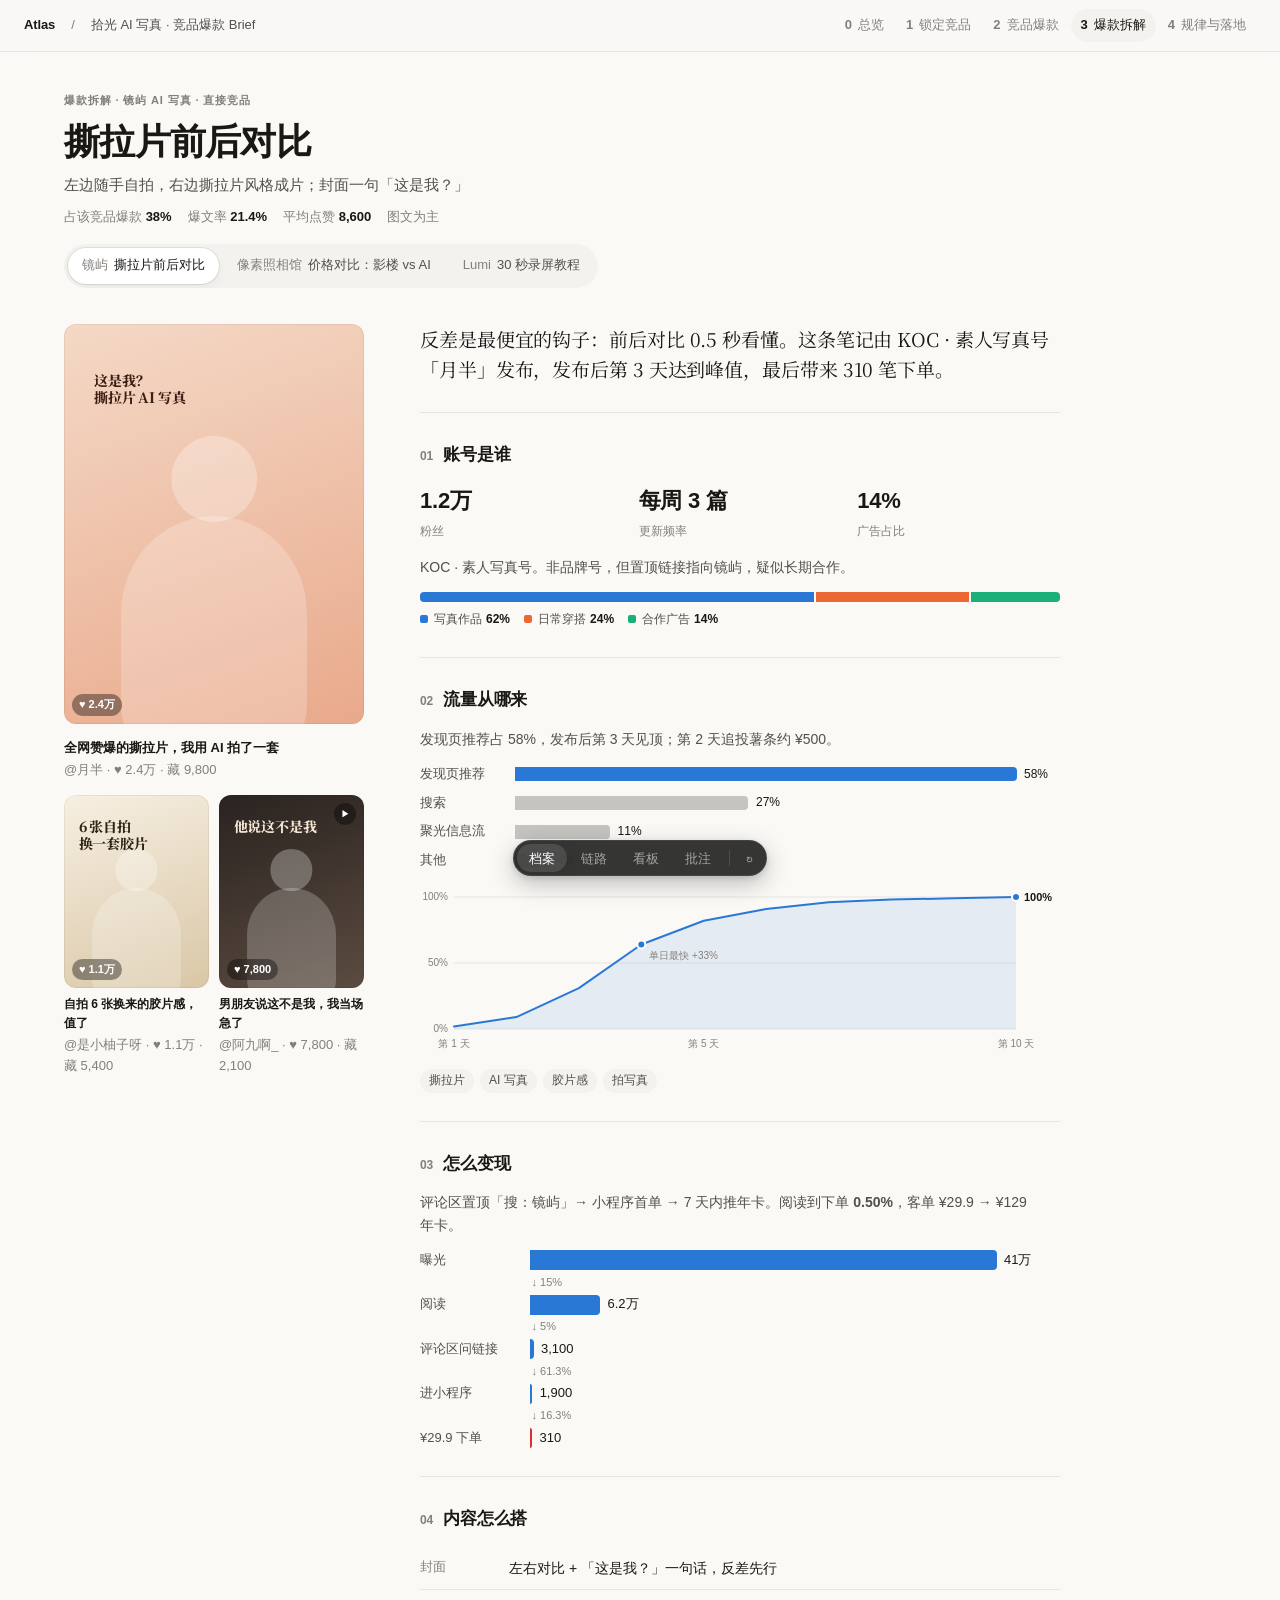
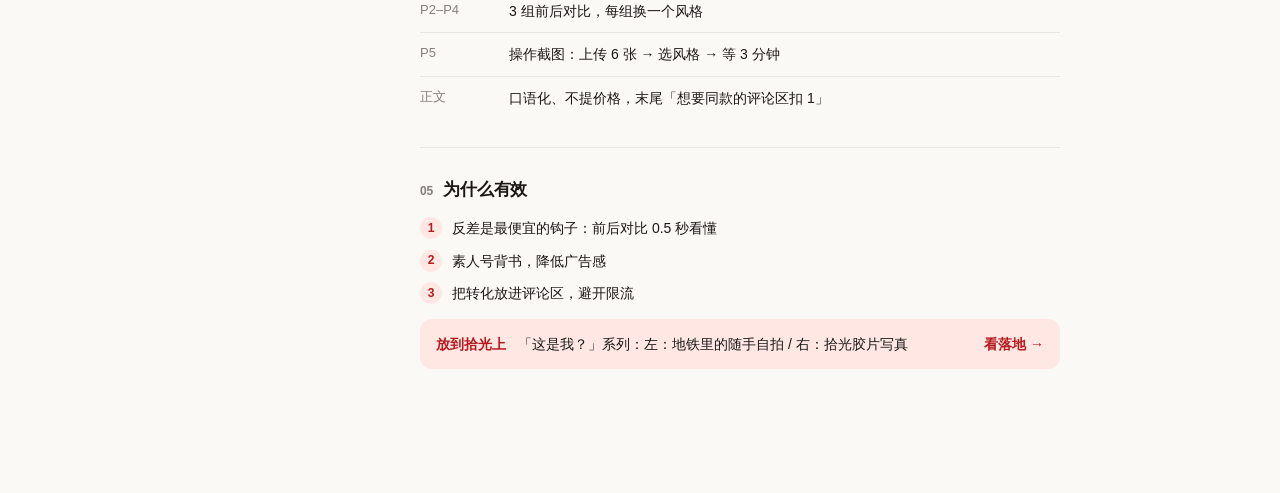
<file: proto/p3-teardown.html>
<!doctype html>
<html lang="zh-CN">
<head>
<meta charset="utf-8">
<meta name="viewport" content="width=device-width, initial-scale=1">
<title>爆款拆解 · Atlas</title>
<link rel="stylesheet" href="shared/base.css">
<style>
  /* ---------- shared within page ---------- */
  .p3 { max-width: 1200px; margin: 0 auto; padding: 40px 24px 0; }
  @media (max-width: 720px) { .p3 { padding: 28px 16px 0; } }
  .p3 button, .p3 a { touch-action: manipulation; }

  .p3-in { animation: p3-in 260ms var(--ease-out) both; animation-delay: calc(var(--i, 0) * 45ms); }
  @keyframes p3-in { from { opacity: 0; transform: translateY(8px); } }
  .p3-grow { transform-origin: left center; animation: p3-grow 300ms var(--ease-out) both; animation-delay: calc(120ms + var(--i, 0) * 45ms); }
  @keyframes p3-grow { from { transform: scaleX(0.02); } }
  @media (prefers-reduced-motion: reduce) {
    .p3-in { animation: p3-fade 200ms ease both; animation-delay: 0ms; }
    .p3-grow { animation: none; }
    @keyframes p3-fade { from { opacity: 0; } }
  }

  .p3-head { display: grid; grid-template-columns: minmax(0, 1fr); gap: 10px; }
  .p3-head > *, .v1 article, .v1 section, .v4 .canvas > * { min-width: 0; }
  .p3-head h1 { font-size: clamp(26px, 3vw + 12px, 36px); font-weight: 650; letter-spacing: -0.02em; line-height: 1.2; }
  .p3-head .desc { color: var(--ink-2); max-width: 60ch; }
  .p3-meta { display: flex; flex-wrap: wrap; gap: 6px 16px; color: var(--ink-3); font-size: 13px; }
  .p3-meta b { color: var(--ink); font-weight: 600; }

  /* switcher between the 3 researched teardowns */
  .p3-switch { display: flex; gap: 4px; padding: 4px; border-radius: 999px; background: var(--surface-2); width: max-content; max-width: 100%; overflow-x: auto; scrollbar-width: none; }
  .p3-switch button {
    flex: none; border: 0; background: transparent; cursor: pointer;
    min-height: 36px; padding: 0 14px; border-radius: 999px; font-size: 13px; color: var(--ink-2);
    transition: color 150ms ease-out, background-color 150ms ease-out, box-shadow 150ms ease-out, transform 160ms var(--ease-out);
  }
  .p3-switch button:active { transform: scale(0.97); }
  @media (hover: hover) and (pointer: fine) { .p3-switch button:hover { color: var(--ink); } }
  .p3-switch button[aria-pressed="true"] { background: var(--surface); color: var(--ink); box-shadow: var(--shadow-1); }
  .p3-switch .c { color: var(--ink-3); margin-right: 6px; }

  .p3-h2 { display: flex; align-items: baseline; gap: 10px; font-size: 17px; font-weight: 600; letter-spacing: -0.01em; }
  .p3-h2 .k { font-size: 12px; font-weight: 600; color: var(--ink-3); font-variant-numeric: tabular-nums; }
  .p3-sub { color: var(--ink-2); font-size: 14px; }
  .p3-muted { color: var(--ink-3); font-size: 13px; }
  .p3-big { font-size: 30px; font-weight: 650; letter-spacing: -0.02em; line-height: 1.1; }
  .p3-chip { display: inline-flex; align-items: center; height: 24px; padding: 0 9px; border-radius: 999px; background: var(--surface-2); font-size: 12px; color: var(--ink-2); }
  .p3-chips { display: flex; flex-wrap: wrap; gap: 6px; }

  /* charts */
  .p3-bars { display: grid; gap: 8px; margin: 0; padding: 0; list-style: none; }
  .p3-bars li { display: grid; grid-template-columns: 6.5em 1fr; align-items: center; gap: 10px; font-size: 13px; }
  .p3-bars .lab { color: var(--ink-2); white-space: nowrap; overflow: hidden; text-overflow: ellipsis; }
  .p3-bars .trk { display: flex; align-items: center; gap: 8px; min-width: 0; }
  .p3-bars .bar { height: 14px; min-width: 2px; border-radius: 0 4px 4px 0; background: var(--s1); }
  .p3-bars .val { color: var(--ink); font-variant-numeric: tabular-nums; white-space: nowrap; font-size: 12px; }
  .p3-bars li.dim .bar { background: var(--s-muted); }

  .p3-funnel { display: grid; gap: 0; margin: 0; padding: 0; list-style: none; }
  .p3-funnel li { display: grid; grid-template-columns: 7.5em 1fr; align-items: center; gap: 12px; font-size: 13px; }
  .p3-funnel .lab { color: var(--ink-2); }
  .p3-funnel .trk { display: flex; align-items: center; gap: 8px; min-width: 0; }
  .p3-funnel .bar { height: 20px; min-width: 2px; border-radius: 0 4px 4px 0; background: var(--s1); }
  .p3-funnel li:last-of-type .bar { background: var(--accent); }
  .p3-funnel .val { font-variant-numeric: tabular-nums; white-space: nowrap; }
  .p3-funnel .cv { grid-column: 2; padding: 3px 0 3px 2px; font-size: 11px; color: var(--ink-3); font-variant-numeric: tabular-nums; }
  .p3-funnel .cv::before { content: "↓ "; }
  .p3-funnel.compact .bar { height: 14px; }

  .p3-mix .stack { display: flex; gap: 2px; height: 10px; }
  .p3-mix .stack span { height: 100%; }
  .p3-mix .stack span:first-child { border-radius: 4px 0 0 4px; }
  .p3-mix .stack span:last-child { border-radius: 0 4px 4px 0; }
  .p3-mix .leg { display: flex; flex-wrap: wrap; gap: 4px 14px; margin-top: 8px; font-size: 12px; color: var(--ink-2); }
  .p3-mix .leg i { display: inline-block; width: 8px; height: 8px; border-radius: 2px; margin-right: 6px; vertical-align: 0; }
  .p3-mix .leg b { color: var(--ink); font-weight: 600; font-variant-numeric: tabular-nums; margin-left: 4px; }

  .p3-curve { position: relative; }
  .p3-curve { min-height: 170px; }
  .p3-curve svg { display: block; overflow: visible; touch-action: pan-y; }
  .p3-curve svg:focus-visible { outline: 2px solid var(--ink-3); outline-offset: 4px; border-radius: 6px; }
  .p3-curve .grid { stroke: var(--line); stroke-width: 1; }
  .p3-curve .axis { fill: var(--ink-3); font-size: 10px; font-family: var(--font-sans); }
  .p3-curve .ln { fill: none; stroke: var(--s1); stroke-width: 2; stroke-linejoin: round; stroke-linecap: round; }
  .p3-curve .area { fill: var(--s1); opacity: 0.1; }
  .p3-curve .dot { fill: var(--s1); stroke: var(--surface); stroke-width: 2; }
  .p3-curve .endlab { fill: var(--ink); font-size: 11px; font-weight: 600; font-family: var(--font-sans); }
  .p3-curve .xh { stroke: var(--ink-3); stroke-width: 1; opacity: 0; }
  .p3-curve .xd { fill: var(--s1); stroke: var(--surface); stroke-width: 2; opacity: 0; }
  .p3-curve.on .xh, .p3-curve.on .xd { opacity: 1; }
  .p3-tip {
    position: absolute; top: 0; left: 0; pointer-events: none; z-index: 2;
    padding: 6px 9px; border-radius: 8px; background: var(--surface); box-shadow: var(--shadow-2);
    font-size: 12px; line-height: 1.4; white-space: nowrap; opacity: 0;
    transition: opacity 120ms ease-out;
  }
  .p3-curve.on .p3-tip { opacity: 1; }
  .p3-tip strong { display: block; font-size: 14px; font-variant-numeric: tabular-nums; }
  .p3-tip span { color: var(--ink-3); }

  .p3-steps { list-style: none; margin: 0; padding: 0; display: grid; gap: 0; }
  .p3-steps li { display: grid; grid-template-columns: 5.5em 1fr; gap: 12px; padding: 10px 0; border-top: 1px solid var(--line); font-size: 14px; }
  .p3-steps li:first-child { border-top: 0; }
  .p3-steps .t { color: var(--ink-3); font-size: 13px; font-variant-numeric: tabular-nums; }

  .p3-why { list-style: none; margin: 0; padding: 0; display: grid; gap: 10px; counter-reset: why; }
  .p3-why li { counter-increment: why; display: grid; grid-template-columns: 22px 1fr; gap: 10px; font-size: 14px; }
  .p3-why li::before { content: counter(why); display: grid; place-items: center; width: 22px; height: 22px; border-radius: 50%; background: var(--accent-soft); color: var(--accent-ink); font-size: 12px; font-weight: 650; }

  .p3-apply {
    display: flex; align-items: center; gap: 12px; flex-wrap: wrap;
    padding: 14px 16px; border-radius: var(--r-md); background: var(--accent-soft); text-decoration: none; font-size: 14px;
    transition: transform 160ms var(--ease-out);
  }
  .p3-apply:active { transform: scale(0.98); }
  .p3-apply .lbl { font-weight: 650; color: var(--accent-ink); }
  .p3-apply .go { margin-left: auto; color: var(--accent-ink); font-weight: 600; white-space: nowrap; }

  .p3-card { background: var(--surface); border-radius: var(--r-lg); box-shadow: var(--shadow-1); padding: 20px; min-width: 0; }

  /* empty state */
  .p3-empty { display: grid; grid-template-columns: 220px 1fr; gap: 32px; align-items: start; margin-top: 32px; }
  .p3-empty .msg { display: grid; gap: 14px; padding-top: 8px; }
  .p3-empty h2 { font-size: 22px; font-weight: 650; letter-spacing: -0.01em; }
  .p3-empty .stats { display: grid; grid-template-columns: repeat(4, auto); justify-content: start; gap: 4px 28px; margin: 6px 0; }
  .p3-empty .stats b { display: block; font-size: 20px; font-weight: 650; color: var(--ink); }
  .p3-empty .done { display: grid; gap: 8px; margin: 0; padding: 0; list-style: none; }
  .p3-empty .done a { display: flex; gap: 10px; align-items: center; min-height: 44px; padding: 0 14px; border-radius: var(--r-md); background: var(--surface); box-shadow: var(--shadow-1); text-decoration: none; font-size: 14px; transition: box-shadow 150ms ease-out, transform 160ms var(--ease-out); }
  .p3-empty .done a:active { transform: scale(0.98); }
  @media (hover: hover) and (pointer: fine) { .p3-empty .done a:hover { box-shadow: var(--shadow-2); } }
  .p3-empty .done a span { color: var(--ink-3); }
  @media (max-width: 720px) {
    .p3-empty { grid-template-columns: 1fr; gap: 20px; }
    .p3-empty .cover-wrap { max-width: 200px; }
    .p3-empty .stats { grid-template-columns: repeat(2, auto); }
  }

  /* ---------- V1 档案 Dossier ---------- */
  .v1 .layout { display: grid; grid-template-columns: 300px 1fr; gap: 56px; margin-top: 36px; align-items: start; }
  .v1 .side { position: sticky; top: 76px; display: grid; gap: 14px; }
  .v1 .side .cap { font-size: 13px; color: var(--ink-2); display: grid; gap: 2px; }
  .v1 .side .cap b { color: var(--ink); font-weight: 600; }
  .v1 .others { display: grid; grid-template-columns: 1fr 1fr; gap: 10px; }
  .v1 .others .cap { font-size: 12px; margin-top: 6px; }
  .v1 article { display: grid; grid-template-columns: minmax(0, 1fr); gap: 0; max-width: 640px; }
  .v1 section { display: grid; grid-template-columns: minmax(0, 1fr); gap: 14px; padding: 28px 0; border-top: 1px solid var(--line); }
  .v1 section:first-child { border-top: 0; padding-top: 0; }
  .v1 .lead { font-family: var(--font-serif); font-size: 19px; line-height: 1.6; letter-spacing: -0.005em; color: var(--ink); }
  .v1 .facts { display: grid; grid-template-columns: repeat(3, minmax(0, 1fr)); gap: 16px; }
  .v1 .facts b { display: block; font-size: 22px; font-weight: 650; letter-spacing: -0.01em; }
  .v1 .facts span { font-size: 12px; color: var(--ink-3); }
  @media (max-width: 900px) {
    .v1 .layout { grid-template-columns: 1fr; gap: 32px; }
    .v1 .side { position: static; grid-template-columns: 1.4fr 1fr; grid-template-areas: "hero others" "cap others"; grid-template-rows: auto 1fr; align-items: start; }
    .v1 .side > .cover-wrap { grid-area: hero; }
    .v1 .side > .main-cap { grid-area: cap; }
    .v1 .others { grid-area: others; grid-template-columns: 1fr; }
  }

  /* ---------- V2 链路 Pipeline ---------- */
  .v2 .chain { display: grid; grid-template-columns: repeat(4, minmax(0, 1fr)); gap: 28px; margin-top: 36px; position: relative; }
  .v2 .node { position: relative; display: grid; gap: 10px; align-content: start; }
  .v2 .node:not(:last-child)::after {
    content: ""; position: absolute; top: 34px; right: -22px; width: 16px; height: 16px; pointer-events: none;
    background: no-repeat center / 16px 16px url("data:image/svg+xml,%3Csvg xmlns='http://www.w3.org/2000/svg' viewBox='0 0 16 16' fill='none' stroke='%23999' stroke-width='1.5' stroke-linecap='round' stroke-linejoin='round'%3E%3Cpath d='M3 8h10M9 4l4 4-4 4'/%3E%3C/svg%3E");
  }
  .v2 .node .step { font-size: 12px; font-weight: 600; color: var(--ink-3); }
  .v2 .node .q { font-size: 13px; color: var(--ink-2); }
  .v2 .node .detail { font-size: 13px; color: var(--ink-2); display: grid; gap: 8px; }
  .v2 .thumb { display: grid; grid-template-columns: 56px 1fr; gap: 10px; align-items: center; }
  .v2 .thumb .cover-text { font-size: 9px; left: 8%; right: 8%; top: 10%; }
  .v2 .thumb .cover-figure { display: none; }
  .v2 .lower { display: grid; grid-template-columns: 1.4fr 1fr; gap: 28px; margin-top: 28px; }
  .v2 .funnelcard { margin-top: 28px; display: grid; gap: 16px; }
  .v2 .funnelcard .top { display: flex; flex-wrap: wrap; justify-content: space-between; gap: 8px; align-items: baseline; }
  @media (max-width: 900px) {
    .v2 .chain { grid-template-columns: 1fr; gap: 24px; }
    .v2 .node:not(:last-child)::after { top: auto; bottom: -20px; right: auto; left: 28px; transform: rotate(90deg); }
    .v2 .lower { grid-template-columns: 1fr; }
  }

  /* ---------- V3 看板 Bento ---------- */
  .v3 .grid { display: grid; grid-template-columns: repeat(12, minmax(0, 1fr)); gap: 12px; margin-top: 28px; }
  .v3 .p3-card { padding: 18px; display: grid; gap: 12px; align-content: start; }
  .v3 .lbl { display: flex; justify-content: space-between; gap: 8px; font-size: 12px; font-weight: 600; color: var(--ink-3); }
  .v3 .hero { grid-column: span 3; grid-row: span 2; }
  .v3 .acct { grid-column: span 4; }
  .v3 .src { grid-column: span 5; }
  .v3 .curve { grid-column: span 5; }
  .v3 .fun { grid-column: span 4; }
  .v3 .struct { grid-column: span 6; }
  .v3 .why { grid-column: span 6; }
  .v3 .hero .cap { font-size: 13px; display: grid; gap: 2px; }
  .v3 .kpis { display: grid; grid-template-columns: repeat(3, auto); justify-content: space-between; gap: 6px; font-size: 12px; color: var(--ink-3); }
  .v3 .kpis b { display: block; color: var(--ink); font-size: 16px; font-weight: 650; }
  .v3 .apply-wrap { grid-column: 1 / -1; }
  @media (max-width: 1080px) {
    .v3 .hero { grid-column: span 4; }
    .v3 .acct, .v3 .src { grid-column: span 8; }
    .v3 .curve, .v3 .fun { grid-column: span 6; }
  }
  @media (max-width: 720px) {
    .v3 .grid { grid-template-columns: 1fr; }
    .v3 .grid > * { grid-column: 1 / -1 !important; grid-row: auto !important; }
    .v3 .hero { grid-template-columns: 120px 1fr; align-items: start; }
  }

  /* ---------- V4 批注 Annotated ---------- */
  .v4 .canvas { display: grid; grid-template-columns: minmax(0, 1fr) 320px; gap: 32px; margin-top: 32px; align-items: start; }
  .v4 .film { display: flex; gap: 14px; overflow-x: auto; padding: 14px 4px 18px; margin: -14px -4px 0; scroll-snap-type: x mandatory; scrollbar-width: thin; }
  .v4 .frame { flex: 1 0 168px; max-width: 230px; scroll-snap-align: start; position: relative; display: grid; gap: 8px; }
  .v4 .frame .t { font-size: 12px; color: var(--ink-3); font-variant-numeric: tabular-nums; }
  .v4 .frame .shot { position: relative; transition: transform 200ms var(--ease-out); }
  .v4 .frame[data-on] .shot { transform: translateY(-4px); }
  .v4 .frame[data-on] .shot .cover::after, .v4 .frame[data-on] .mock::after { box-shadow: inset 0 0 0 2px var(--accent); }
  .v4 .mock { position: relative; aspect-ratio: 3 / 4; border-radius: var(--r-md); overflow: hidden; background: linear-gradient(160deg, var(--c1), var(--c2)); color: var(--cfg); isolation: isolate; }
  .v4 .mock::after { content: ""; position: absolute; inset: 0; border-radius: inherit; box-shadow: inset 0 0 0 1px rgba(0,0,0,.06); pointer-events: none; transition: box-shadow 150ms ease-out; }
  .v4 .shot .cover::after { transition: box-shadow 150ms ease-out; }
  .v4 .mock .ui { position: absolute; inset: 12% 10% auto; display: grid; gap: 7px; }
  .v4 .mock .ui i { display: block; height: 7px; border-radius: 4px; background: currentColor; opacity: 0.22; }
  .v4 .mock .ui i:nth-child(2) { width: 70%; }
  .v4 .mock .ui i:nth-child(3) { width: 85%; }
  .v4 .mock .pair { position: absolute; left: 10%; right: 10%; bottom: 10%; display: grid; grid-template-columns: 1fr 1fr; gap: 6px; height: 46%; }
  .v4 .mock .pair span { border-radius: 6px; background: currentColor; opacity: 0.16; }
  .v4 .mock .pair span:last-child { opacity: 0.32; }
  .v4 .mock .word { position: absolute; left: 10%; right: 10%; bottom: 62%; font-family: var(--font-serif); font-weight: 800; font-size: 15px; line-height: 1.25; }
  .v4 .pin {
    position: absolute; z-index: 1; width: 28px; height: 28px; border-radius: 50%; border: 0; cursor: pointer;
    display: grid; place-items: center; font-size: 12px; font-weight: 700; font-variant-numeric: tabular-nums;
    background: var(--surface); color: var(--ink); box-shadow: 0 0 0 2px var(--surface), 0 2px 8px rgba(0,0,0,.18);
    transition: transform 160ms var(--ease-out), background-color 150ms ease-out, color 150ms ease-out;
  }
  .v4 .pin::before { content: ""; position: absolute; inset: -8px; }
  .v4 .pin:active { transform: scale(0.94); }
  .v4 .pin[aria-pressed="true"] { background: var(--accent); color: #fff; }
  .v4 .notes { display: grid; gap: 4px; position: sticky; top: 76px; }
  .v4 .notes h2 { font-size: 13px; font-weight: 600; color: var(--ink-3); margin-bottom: 6px; }
  .v4 .ann { display: grid; grid-template-columns: 24px 1fr; gap: 10px; text-align: left; width: 100%; padding: 10px 12px; border: 0; border-radius: var(--r-md); background: transparent; cursor: pointer; transition: background-color 150ms ease-out; }
  @media (hover: hover) and (pointer: fine) { .v4 .ann:hover { background: var(--surface-2); } }
  .v4 .ann[aria-pressed="true"] { background: var(--surface); box-shadow: var(--shadow-1); }
  .v4 .ann .n { width: 24px; height: 24px; border-radius: 50%; display: grid; place-items: center; font-size: 12px; font-weight: 700; background: var(--surface-2); color: var(--ink-2); transition: background-color 150ms ease-out, color 150ms ease-out; }
  .v4 .ann[aria-pressed="true"] .n { background: var(--accent); color: #fff; }
  .v4 .ann b { display: block; font-size: 13px; font-weight: 600; }
  .v4 .ann span { font-size: 14px; color: var(--ink-2); }
  .v4 .whybox { margin-top: 18px; padding-top: 18px; border-top: 1px solid var(--line); display: grid; gap: 12px; }
  .v4 .strip { display: grid; grid-template-columns: repeat(3, minmax(0, 1fr)); gap: 1px; margin-top: 36px; background: var(--line); border-radius: var(--r-lg); overflow: hidden; box-shadow: var(--shadow-1); }
  .v4 .strip > div { background: var(--surface); padding: 18px 20px; display: grid; gap: 10px; align-content: start; }
  .v4 .strip .lbl { font-size: 12px; font-weight: 600; color: var(--ink-3); }
  .v4 .strip .row { display: flex; align-items: baseline; gap: 8px; flex-wrap: wrap; }
  .v4 .strip .row b { font-size: 22px; font-weight: 650; letter-spacing: -0.01em; }
  .v4 .v4-apply { margin-top: 16px; }
  @media (max-width: 960px) {
    .v4 .canvas { grid-template-columns: 1fr; }
    .v4 .notes { position: static; }
    .v4 .strip { grid-template-columns: 1fr; }
  }
  @media (max-width: 720px) { .v4 .frame { flex: 0 0 64%; max-width: none; } }
</style>
</head>
<body>
<main id="stage"></main>

<script src="shared/data.js"></script>
<script src="shared/harness.js"></script>
<script>
(() => {
  const A = window.ATLAS;
  const { cover, fmt } = AtlasUI;
  const DONE = ['jy-1', 'xs-1', 'lm-1'];
  const esc = (s) => String(s).replace(/[&<>"']/g, (c) => ({ '&': '&amp;', '<': '&lt;', '>': '&gt;', '"': '&quot;', "'": '&#39;' }[c]));
  const pct = (v, d = 1) => (v * 100).toFixed(d).replace(/\.0+$/, '') + '%';

  let fid = new URLSearchParams(location.search).get('f') || 'jy-1';

  function find(id) {
    for (const c of A.competitors) for (const f of c.formats) if (f.id === id) return { c, f };
    return null;
  }
  if (!find(fid)) fid = 'jy-1';

  function ctx() {
    const { c, f } = find(fid);
    const td = A.teardowns[f.id];
    const hero = A.notes[td.hero];
    const others = f.notes.filter((n) => n.id !== hero.id).map((n) => A.notes[n.id]);
    const law = A.laws.find((l) => l.examples.some((e) => f.notes.some((n) => n.id === e)));
    return { c, f, td, hero, others, law, short: c.name.split(' ')[0] };
  }

  // ---------- pieces ----------
  const switcher = () => `<div class="p3-switch" role="group" aria-label="切换拆解">${DONE.map((id) => {
    const { c, f } = find(id);
    return `<button type="button" data-f="${id}" aria-pressed="${id === fid}"><span class="c">${esc(c.name.split(' ')[0])}</span>${esc(f.name)}</button>`;
  }).join('')}</div>`;

  const head = (x, i = 0) => `<header class="p3-head p3-in" style="--i:${i}">
    <p class="eyebrow">爆款拆解 · ${esc(x.c.name)} · ${esc(x.c.kind)}</p>
    <h1>${esc(x.f.name)}</h1>
    <p class="desc">${esc(x.f.desc)}</p>
    <div class="p3-meta num"><span>占该竞品爆款 <b>${x.f.share}%</b></span><span>爆文率 <b>${x.f.hitRate}%</b></span><span>平均点赞 <b>${fmt(x.f.avgLikes)}</b></span><span>${esc(x.f.type)}为主</span></div>
    <div style="margin-top:6px">${switcher()}</div>
  </header>`;

  const mix = (m) => {
    const cols = ['var(--s1)', 'var(--s2)', 'var(--s3)'];
    return `<div class="p3-mix" role="img" aria-label="账号内容构成：${m.map((s) => `${s.k} ${s.v}%`).join('，')}">
      <div class="stack">${m.map((s, i) => `<span class="p3-grow" style="--i:${i};width:${s.v}%;background:${cols[i]}"></span>`).join('')}</div>
      <div class="leg">${m.map((s, i) => `<span><i style="background:${cols[i]}"></i>${esc(s.k)}<b>${s.v}%</b></span>`).join('')}</div>
    </div>`;
  };

  const bars = (rows, { highlightFirst = true } = {}) => {
    const max = Math.max(...rows.map((r) => r.v));
    return `<ul class="p3-bars">${rows.map((r, i) => `<li class="${highlightFirst && i > 0 ? 'dim' : ''}"><span class="lab">${esc(r.k)}</span><span class="trk"><span class="bar p3-grow" style="--i:${i};width:calc((100% - 44px) * ${r.v / max})"></span><span class="val">${r.v}%</span></span></li>`).join('')}</ul>`;
  };

  const funnel = (steps, compact = false) => {
    const max = steps[0].v;
    return `<ol class="p3-funnel${compact ? ' compact' : ''}">${steps.map((s, i) => `
      ${i > 0 ? `<li aria-hidden="true"><span></span><span class="cv">${pct(s.v / steps[i - 1].v)}</span></li>` : ''}
      <li><span class="lab">${esc(s.k)}</span><span class="trk"><span class="bar p3-grow" style="--i:${i};width:calc((100% - 64px) * ${s.v / max})"></span><span class="val">${fmt(s.v)}</span></span></li>`).join('')}</ol>`;
  };

  const curve = (cv, peak) => `<div class="p3-curve" data-cv="${cv.join(',')}" data-peak="${esc(peak)}"><div class="p3-tip" role="status" aria-live="polite"></div></div>`;

  const steps = (s) => `<ol class="p3-steps">${s.map((r) => `<li><span class="t">${esc(r.t)}</span><span>${esc(r.d)}</span></li>`).join('')}</ol>`;
  const why = (w) => `<ol class="p3-why">${w.map((r) => `<li>${esc(r)}</li>`).join('')}</ol>`;
  const apply = (x) => x.law
    ? `<a class="p3-apply" href="p4-playbook.html?law=${x.law.id}"><span class="lbl">放到拾光上</span><span>${esc(x.law.apply.title)}：${esc(x.law.apply.cover)}</span><span class="go">看落地 →</span></a>`
    : `<a class="p3-apply" href="p4-playbook.html"><span class="lbl">放到拾光上</span><span>看这类内容怎么落到拾光</span><span class="go">看落地 →</span></a>`;

  const conv = (td) => { const s = td.money.steps; return s[s.length - 1].v / s[1].v; };
  const noteCap = (n) => `<div class="cap"><b>${esc(n.title)}</b><span class="p3-muted num">@${esc(n.account)} · ♥ ${fmt(n.likes)} · 藏 ${fmt(n.collects)}</span></div>`;

  function empty(x) {
    return `<div class="p3 p3-in">
      ${head(x)}
      <div class="p3-empty">
        ${cover(x.hero)}
        <div class="msg">
          <h2>这一条还没拆</h2>
          <p class="p3-sub">「${esc(x.f.name)}」已经进了爆款池，账号、流量和变现的拆解还在排队。先看已经拆完的 3 条：</p>
          <div class="stats num"><span class="p3-muted">占比<b>${x.f.share}%</b></span><span class="p3-muted">爆文数<b>${x.f.hits}</b></span><span class="p3-muted">平均点赞<b>${fmt(x.f.avgLikes)}</b></span><span class="p3-muted">爆文率<b>${x.f.hitRate}%</b></span></div>
          <ul class="done">${DONE.map((id) => { const o = find(id); return `<li><a href="#" data-f="${id}">${esc(o.f.name)}<span>${esc(o.c.name)}</span></a></li>`; }).join('')}</ul>
        </div>
      </div>
    </div>`;
  }

  // ---------- variants ----------
  function v1(x) {
    const { td } = x, a = td.account;
    return `<div class="p3 v1">
      ${head(x)}
      <div class="layout">
        <aside class="side p3-in" style="--i:1">
          ${cover(x.hero)}
          <div class="cap main-cap">${noteCap(x.hero).replace('class="cap"', 'class="cap"')}</div>
          <div class="others">${x.others.map((n) => `<div>${cover(n)}${noteCap(n)}</div>`).join('')}</div>
        </aside>
        <article>
          <section class="p3-in" style="--i:2">
            <p class="lead">${esc(td.why[0])}。这条笔记由 ${esc(a.kind)}「${esc(a.name)}」发布，${esc(td.traffic.peak)}达到峰值，最后带来 ${fmt(td.money.steps.at(-1).v)} 笔${esc(td.money.steps.at(-1).k.replace(/^¥[\d.]+ ?/, ''))}。</p>
          </section>
          <section class="p3-in" style="--i:3">
            <h2 class="p3-h2"><span class="k">01</span>账号是谁</h2>
            <div class="facts num"><div><b>${fmt(a.followers)}</b><span>粉丝</span></div><div><b>${esc(a.posts)}</b><span>更新频率</span></div><div><b>${a.mix.at(-1).v}%</b><span>广告占比</span></div></div>
            <p class="p3-sub">${esc(a.kind)}。${esc(a.note)}。</p>
            ${mix(a.mix)}
          </section>
          <section class="p3-in" style="--i:4">
            <h2 class="p3-h2"><span class="k">02</span>流量从哪来</h2>
            <p class="p3-sub">${esc(td.traffic.sources[0].k)}占 ${td.traffic.sources[0].v}%，${esc(td.traffic.peak)}见顶；${esc(td.traffic.boost)}。</p>
            ${bars(td.traffic.sources)}
            ${curve(td.traffic.curve, td.traffic.peak)}
            <div class="p3-chips">${td.traffic.keywords.map((k) => `<span class="p3-chip">${esc(k)}</span>`).join('')}</div>
          </section>
          <section class="p3-in" style="--i:5">
            <h2 class="p3-h2"><span class="k">03</span>怎么变现</h2>
            <p class="p3-sub">${esc(td.money.path)}。阅读到下单 <b class="num">${pct(conv(td), 2)}</b>，客单 ${esc(td.money.price)}。</p>
            ${funnel(td.money.steps)}
          </section>
          <section class="p3-in" style="--i:6">
            <h2 class="p3-h2"><span class="k">04</span>内容怎么搭</h2>
            ${steps(td.structure)}
          </section>
          <section class="p3-in" style="--i:7">
            <h2 class="p3-h2"><span class="k">05</span>为什么有效</h2>
            ${why(td.why)}
            ${apply(x)}
          </section>
        </article>
      </div>
    </div>`;
  }

  function v2(x) {
    const { td } = x, a = td.account, top = td.traffic.sources[0], last = td.money.steps.at(-1);
    return `<div class="p3 v2">
      ${head(x)}
      <div class="chain">
        <div class="node p3-card p3-in" style="--i:1">
          <span class="step">① 账号</span>
          <span class="p3-big">${fmt(a.followers)}<span class="p3-muted" style="font-size:13px;font-weight:400;margin-left:4px">粉丝</span></span>
          <span class="q">${esc(a.name)} · ${esc(a.kind)}</span>
          <div class="detail">${mix(a.mix)}<span>${esc(a.note)}</span></div>
        </div>
        <div class="node p3-card p3-in" style="--i:2">
          <span class="step">② 内容</span>
          <span class="p3-big">${fmt(x.hero.likes)}<span class="p3-muted" style="font-size:13px;font-weight:400;margin-left:4px">点赞</span></span>
          <div class="thumb">${cover(x.hero, { tag: false })}<span class="q">${esc(x.hero.title)}</span></div>
          <div class="detail"><span>收藏 ${fmt(x.hero.collects)} · 评论 ${fmt(x.hero.comments)}</span></div>
        </div>
        <div class="node p3-card p3-in" style="--i:3">
          <span class="step">③ 流量</span>
          <span class="p3-big">${top.v}%<span class="p3-muted" style="font-size:13px;font-weight:400;margin-left:4px">${esc(top.k)}</span></span>
          <span class="q">${esc(td.traffic.peak)}</span>
          <div class="detail">${bars(td.traffic.sources)}</div>
        </div>
        <div class="node p3-card p3-in" style="--i:4">
          <span class="step">④ 变现</span>
          <span class="p3-big">${fmt(last.v)}<span class="p3-muted" style="font-size:13px;font-weight:400;margin-left:4px">单</span></span>
          <span class="q">${esc(td.money.price)}</span>
          <div class="detail"><span>${esc(td.money.path)}</span></div>
        </div>
      </div>
      <section class="p3-card funnelcard p3-in" style="--i:5">
        <div class="top"><h2 class="p3-h2">从曝光到下单</h2><span class="p3-muted num">阅读 → 下单 ${pct(conv(td), 2)} · 全链路 ${pct(last.v / td.money.steps[0].v, 3)}</span></div>
        ${funnel(td.money.steps)}
      </section>
      <div class="lower">
        <section class="p3-card p3-in" style="--i:6;display:grid;gap:12px"><h2 class="p3-h2">内容怎么搭</h2>${steps(td.structure)}</section>
        <section class="p3-card p3-in" style="--i:7;display:grid;gap:14px;align-content:start"><h2 class="p3-h2">为什么有效</h2>${why(td.why)}${apply(x)}</section>
      </div>
    </div>`;
  }

  function v3(x) {
    const { td } = x, a = td.account;
    return `<div class="p3 v3">
      ${head(x)}
      <div class="grid">
        <div class="p3-card hero p3-in" style="--i:1">${cover(x.hero)}${noteCap(x.hero)}</div>
        <div class="p3-card acct p3-in" style="--i:2">
          <div class="lbl"><span>账号</span><span>${esc(a.posts)}</span></div>
          <div><span class="p3-big" style="font-size:22px">${esc(a.name)}</span> <span class="p3-muted">· ${esc(a.kind)}</span></div>
          <div class="kpis num"><span><b>${fmt(a.followers)}</b>粉丝</span><span><b>${fmt(x.hero.likes)}</b>点赞</span><span><b>${fmt(x.hero.collects)}</b>收藏</span></div>
          ${mix(a.mix)}
        </div>
        <div class="p3-card src p3-in" style="--i:3">
          <div class="lbl"><span>流量来源</span><span>${esc(td.traffic.boost)}</span></div>
          ${bars(td.traffic.sources)}
          <div class="p3-chips">${td.traffic.keywords.map((k) => `<span class="p3-chip">${esc(k)}</span>`).join('')}</div>
        </div>
        <div class="p3-card curve p3-in" style="--i:4">
          <div class="lbl"><span>10 天累计互动</span><span>${esc(td.traffic.peak)}</span></div>
          ${curve(td.traffic.curve, td.traffic.peak)}
        </div>
        <div class="p3-card fun p3-in" style="--i:5">
          <div class="lbl"><span>变现漏斗</span><span class="num">阅读→下单 ${pct(conv(td), 2)}</span></div>
          ${funnel(td.money.steps, true)}
          <span class="p3-muted">${esc(td.money.price)}</span>
        </div>
        <div class="p3-card struct p3-in" style="--i:6"><div class="lbl"><span>内容结构</span><span>${esc(x.f.type)}</span></div>${steps(td.structure)}</div>
        <div class="p3-card why p3-in" style="--i:7"><div class="lbl"><span>为什么有效</span></div>${why(td.why)}</div>
        <div class="apply-wrap p3-in" style="--i:8">${apply(x)}</div>
      </div>
    </div>`;
  }

  // simulated frame for each structure beat; first beat is the real cover
  function frame(x, s, i) {
    const pins = [[78, 18], [14, 64], [72, 70], [20, 22]];
    const [px, py] = pins[i % pins.length];
    const [c1, c2, fg] = A.palettes[(x.hero.pal + i) % A.palettes.length];
    const shot = i === 0 ? cover(x.hero, { tag: false })
      : `<div class="mock" style="--c1:${c1};--c2:${c2};--cfg:${fg}" aria-hidden="true">
          <div class="ui"><i></i><i></i><i></i></div>
          <div class="word">${esc(s.t)}</div>
          <div class="pair"><span></span><span></span></div>
        </div>`;
    return `<div class="frame p3-in" style="--i:${i + 1}" data-n="${i}">
      <div class="shot">${shot}<button type="button" class="pin" data-n="${i}" aria-pressed="false" aria-label="批注 ${i + 1}：${esc(s.t)}" style="left:calc(${px}% - 14px);top:calc(${py}% - 14px)">${i + 1}</button></div>
      <span class="t">${esc(s.t)}</span>
    </div>`;
  }

  function v4(x) {
    const { td } = x, a = td.account, last = td.money.steps.at(-1);
    return `<div class="p3 v4">
      ${head(x)}
      <div class="canvas">
        <div>
          <div class="film" tabindex="0" aria-label="内容分镜，可横向滚动">${td.structure.map((s, i) => frame(x, s, i)).join('')}</div>
          <p class="p3-muted" style="margin-top:4px">点编号看批注。同形式还有：${x.others.map((n) => `「${esc(n.title)}」♥ ${fmt(n.likes)}`).join('，')}</p>
        </div>
        <aside class="notes p3-in" style="--i:2">
          <h2>内容怎么搭</h2>
          ${td.structure.map((s, i) => `<button type="button" class="ann" data-n="${i}" aria-pressed="false"><span class="n">${i + 1}</span><span><b>${esc(s.t)}</b><span>${esc(s.d)}</span></span></button>`).join('')}
          <div class="whybox"><h2 style="margin:0">为什么有效</h2>${why(td.why)}</div>
        </aside>
      </div>
      <div class="strip p3-in" style="--i:6">
        <div><span class="lbl">账号是谁</span><div class="row"><b>${esc(a.name)}</b><span class="p3-muted num">${fmt(a.followers)} 粉 · ${esc(a.kind)}</span></div>${mix(a.mix)}</div>
        <div><span class="lbl">流量从哪来</span><div class="row"><b class="num">${td.traffic.sources[0].v}%</b><span class="p3-muted">${esc(td.traffic.sources[0].k)} · ${esc(td.traffic.peak)}</span></div>${bars(td.traffic.sources.slice(0, 3))}</div>
        <div><span class="lbl">怎么变现</span><div class="row"><b class="num">${fmt(last.v)} 单</b><span class="p3-muted num">阅读→下单 ${pct(conv(td), 2)}</span></div><span class="p3-sub">${esc(td.money.path)}</span></div>
      </div>
      <div class="v4-apply p3-in" style="--i:7">${apply(x)}</div>
    </div>`;
  }

  // ---------- wiring ----------
  // Drawn at the measured width so axis text stays 10–11px at every size.
  function drawCurve(wrap) {
    const cv = wrap.dataset.cv.split(',').map(Number);
    const W = Math.max(240, Math.round(wrap.clientWidth)), H = 170, L = 34, R = 44, T = 12, B = 26;
    const x = (i) => L + (i / (cv.length - 1)) * (W - L - R);
    const y = (v) => T + (1 - v / 100) * (H - T - B);
    const d = cv.map((v, i) => `${i ? 'L' : 'M'}${x(i).toFixed(1)},${y(v).toFixed(1)}`).join('');
    const inc = cv.map((v, i) => v - (cv[i - 1] || 0));
    const pk = inc.indexOf(Math.max(...inc));
    const n = cv.length - 1;
    const svgNS = 'http://www.w3.org/2000/svg';
    wrap.querySelector('svg')?.remove();
    const holder = document.createElement('div');
    holder.innerHTML = `<svg xmlns="${svgNS}" width="${W}" height="${H}" viewBox="0 0 ${W} ${H}" tabindex="0" role="img" aria-label="10 天累计互动曲线，${wrap.dataset.peak}；方向键查看每天">
      ${[0, 50, 100].map((g) => `<line class="grid" x1="${L}" x2="${W - R}" y1="${y(g)}" y2="${y(g)}"/><text class="axis" x="${L - 6}" y="${y(g) + 3}" text-anchor="end">${g}%</text>`).join('')}
      ${[0, 4, 9].map((i) => `<text class="axis" x="${x(i)}" y="${H - 8}" text-anchor="middle">第 ${i + 1} 天</text>`).join('')}
      <path class="area" d="${d}L${x(n)},${y(0)}L${x(0)},${y(0)}Z"/>
      <path class="ln" d="${d}"/>
      <circle class="dot" cx="${x(pk)}" cy="${y(cv[pk])}" r="4"/>
      <text class="axis" x="${x(pk) + 8}" y="${y(cv[pk]) + 14}">单日最快 +${inc[pk]}%</text>
      <circle class="dot" cx="${x(n)}" cy="${y(cv[n])}" r="4"/>
      <text class="endlab" x="${x(n) + 8}" y="${y(cv[n]) + 4}">${cv[n]}%</text>
      <line class="xh" x1="0" x2="0" y1="${T}" y2="${y(0)}"/>
      <circle class="xd" r="4" cx="0" cy="0"/>
      <rect x="${L - 12}" y="0" width="${W - L - R + 24}" height="${H}" fill="transparent"/>
    </svg>`;
    const svg = holder.firstElementChild;
    wrap.prepend(svg);
    const tip = wrap.querySelector('.p3-tip');
    const xh = svg.querySelector('.xh'), xd = svg.querySelector('.xd');
    let cur = n;
    function show(i) {
      cur = Math.max(0, Math.min(n, i));
      xh.setAttribute('x1', x(cur)); xh.setAttribute('x2', x(cur));
      xd.setAttribute('cx', x(cur)); xd.setAttribute('cy', y(cv[cur]));
      const s = document.createElement('strong'); s.textContent = `累计 ${cv[cur]}%`;
      const sp = document.createElement('span'); sp.textContent = `第 ${cur + 1} 天 · 当日 +${inc[cur]}%`;
      tip.replaceChildren(s, sp);
      const tw = tip.offsetWidth;
      const left = Math.min(Math.max(x(cur) - tw / 2, 0), W - tw);
      tip.style.transform = `translate(${left}px, ${Math.max(y(cv[cur]) - 56, -10)}px)`;
      wrap.classList.add('on');
    }
    const hide = () => wrap.classList.remove('on');
    svg.addEventListener('pointermove', (e) => {
      const r = svg.getBoundingClientRect();
      show(Math.round(((e.clientX - r.left - L) / (W - L - R)) * n));
    });
    svg.addEventListener('pointerleave', hide);
    svg.addEventListener('focus', () => show(cur));
    svg.addEventListener('blur', hide);
    svg.addEventListener('keydown', (e) => {
      if (e.key === 'ArrowLeft') { e.preventDefault(); e.stopPropagation(); show(cur - 1); }
      if (e.key === 'ArrowRight') { e.preventDefault(); e.stopPropagation(); show(cur + 1); }
    });
  }
  let ro;
  function wireCurves(root) {
    ro?.disconnect();
    ro = new ResizeObserver((entries) => entries.forEach((en) => {
      const w = Math.round(en.contentRect.width);
      if (w && w !== +en.target.dataset.w) { en.target.dataset.w = w; drawCurve(en.target); }
    }));
    root.querySelectorAll('.p3-curve').forEach((wrap) => ro.observe(wrap));
  }

  function wirePins(root) {
    const pins = [...root.querySelectorAll('.v4 .pin')];
    const anns = [...root.querySelectorAll('.v4 .ann')];
    const frames = [...root.querySelectorAll('.v4 .frame')];
    if (!pins.length) return;
    function select(n, from) {
      pins.forEach((p) => p.setAttribute('aria-pressed', String(p.dataset.n === n)));
      anns.forEach((a) => a.setAttribute('aria-pressed', String(a.dataset.n === n)));
      frames.forEach((f) => f.toggleAttribute('data-on', f.dataset.n === n));
      const target = from === 'pin' ? anns.find((a) => a.dataset.n === n) : frames.find((f) => f.dataset.n === n);
      const reduce = matchMedia('(prefers-reduced-motion: reduce)').matches;
      target?.scrollIntoView({ behavior: reduce ? 'auto' : 'smooth', block: 'nearest', inline: 'nearest' });
    }
    pins.forEach((p) => p.addEventListener('click', () => select(p.dataset.n, 'pin')));
    anns.forEach((a) => a.addEventListener('click', () => select(a.dataset.n, 'ann')));
    // start with the hook selected so the pairing is obvious on first look
    pins[0].setAttribute('aria-pressed', 'true'); anns[0].setAttribute('aria-pressed', 'true'); frames[0].toggleAttribute('data-on', true);
  }

  let active = null;
  function rerender(focusF) {
    const stage = document.getElementById('stage');
    stage.innerHTML = active.render();
    active.mount(stage);
    if (focusF) stage.querySelector(`.p3-switch [data-f="${focusF}"]`)?.focus({ preventScroll: true });
  }
  function go(id, e) {
    e?.preventDefault();
    fid = id;
    const url = new URL(location); url.searchParams.set('f', id); history.replaceState(null, '', url);
    rerender(id);
  }

  const variant = (name, fn) => {
    const v = {
      name,
      render() { active = v; const x = ctx(); return x.td.inherit ? empty(x) : fn(x); },
      mount(stage) {
        stage.querySelectorAll('[data-f]').forEach((b) => b.addEventListener('click', (e) => go(b.dataset.f, e)));
        wireCurves(stage);
        wirePins(stage);
      },
    };
    return v;
  };

  AtlasUI.topBar(3);
  AtlasUI.picker([variant('档案', v1), variant('链路', v2), variant('看板', v3), variant('批注', v4)]);
})();
</script>
</body>
</html>
</file>
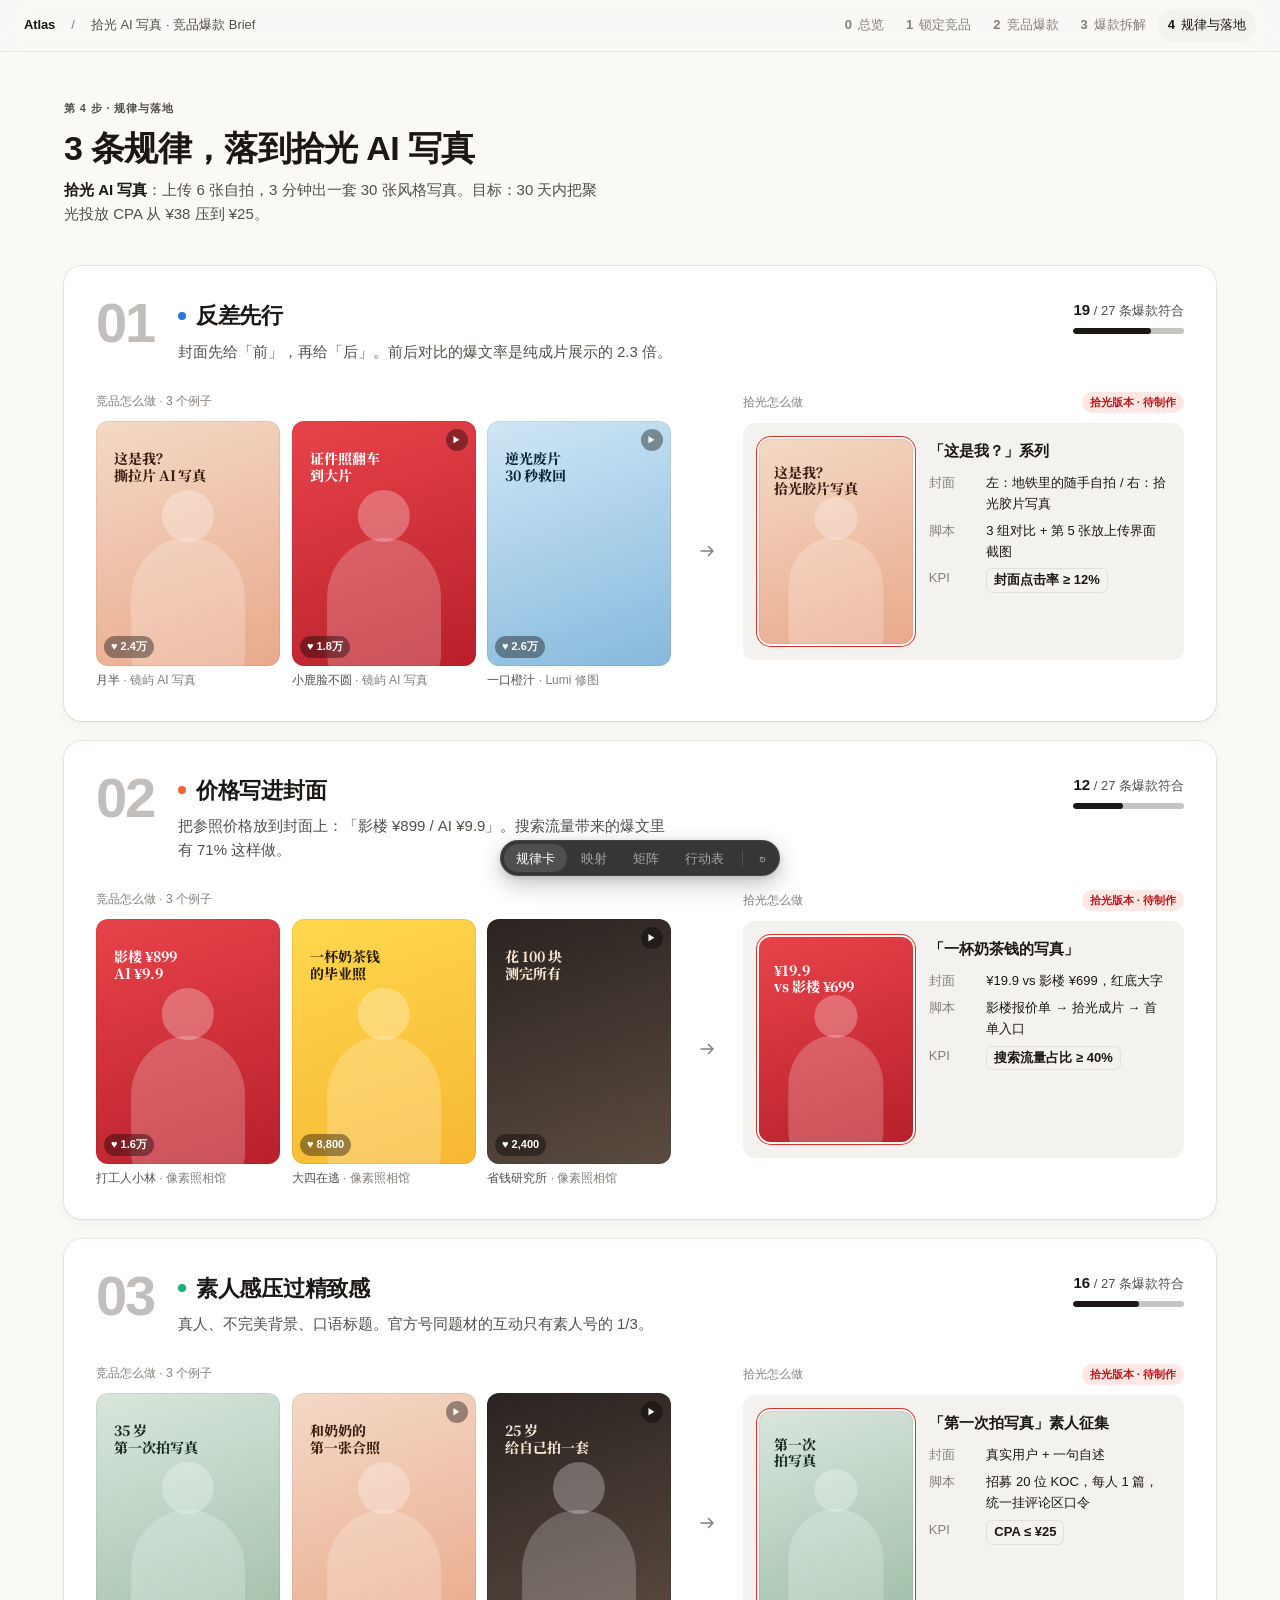
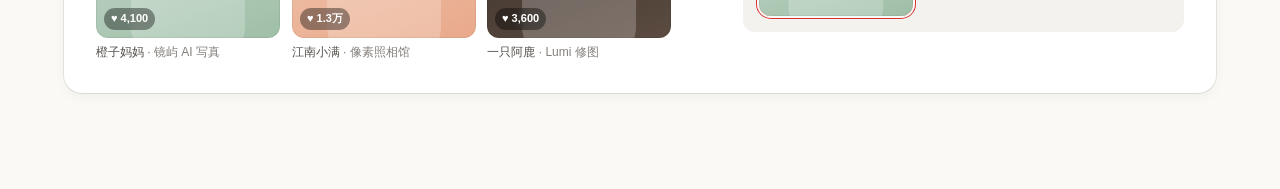
<file: proto/p4-playbook.html>
<!doctype html>
<html lang="zh-CN">
<head>
<meta charset="utf-8">
<meta name="viewport" content="width=device-width, initial-scale=1">
<title>规律与落地 · Atlas</title>
<link rel="stylesheet" href="shared/base.css">
<style>
  /* ---------- page frame shared by all variants ---------- */
  .p4 { max-width: 1200px; margin: 0 auto; padding: 48px 24px 0; }
  .p4-head { display: grid; gap: 10px; margin-bottom: 40px; }
  .p4-head h1 { font-size: clamp(26px, 3vw, 34px); font-weight: 650; letter-spacing: -0.02em; line-height: 1.2; }
  .p4-head p { color: var(--ink-2); max-width: 65ch; }
  .p4-head p b { color: var(--ink); font-weight: 600; }

  .ex, .seg button, .v3-name, .v4-ref-btn, .v2-row { touch-action: manipulation; }

  /* law identity dot — always paired with the law label, never color alone */
  .lawdot { display: inline-block; width: 8px; height: 8px; border-radius: 50%; background: var(--lc); flex: none; }
  [data-law="L1"] { --lc: var(--s1); }
  [data-law="L2"] { --lc: var(--s2); }
  [data-law="L3"] { --lc: var(--s3); }

  /* evidence proportion bar, direct-labeled */
  .ev { display: grid; gap: 6px; max-width: 280px; }
  .ev-label { font-size: 13px; color: var(--ink-2); }
  .ev-label b { color: var(--ink); font-weight: 650; font-variant-numeric: tabular-nums; font-size: 15px; }
  .ev-track { position: relative; height: 6px; border-radius: 999px; background: var(--s-muted); overflow: hidden; }
  .ev-fill { position: absolute; inset: 0 auto 0 0; border-radius: inherit; background: var(--ink); }

  /* example cover link */
  .ex { display: grid; gap: 6px; text-decoration: none; min-width: 0; border-radius: var(--r-md); transition: transform 160ms var(--ease-out); }
  .ex:active { transform: scale(0.97); }
  .ex-cap { font-size: 12px; color: var(--ink-3); line-height: 1.4; white-space: nowrap; overflow: hidden; text-overflow: ellipsis; }
  .ex-cap b { color: var(--ink-2); font-weight: 500; }
  @media (hover: hover) and (pointer: fine) {
    .ex .cover { transition: transform 200ms var(--ease-out); }
    .ex:hover .cover { transform: translateY(-2px); }
    .ex:hover .ex-cap b { color: var(--ink); }
  }

  /* 拾光 mock badge */
  .mock { position: relative; }
  .mock .cover { box-shadow: 0 0 0 2px var(--bg), 0 0 0 3px var(--accent); }
  .mock-badge {
    display: inline-flex; align-items: center; gap: 6px; width: fit-content;
    font-size: 11px; font-weight: 600; color: var(--accent-ink);
    padding: 2px 8px; border-radius: 999px; background: var(--accent-soft); white-space: nowrap;
  }

  .kv { display: grid; grid-template-columns: 3.5em 1fr; gap: 6px 12px; margin: 0; font-size: 14px; }
  .kv dt { color: var(--ink-3); }
  .kv dd { margin: 0; color: var(--ink); }
  .kpi-chip { display: inline-flex; white-space: nowrap; padding: 2px 8px; border-radius: 6px; background: var(--surface-2); box-shadow: inset 0 0 0 1px var(--line); font-variant-numeric: tabular-nums; font-weight: 600; font-size: 13px; }

  /* entrance: transform + opacity only, staggered */
  .rise { animation: rise 280ms var(--ease-out) both; animation-delay: calc(var(--i, 0) * 50ms); }
  @keyframes rise { from { opacity: 0; transform: translateY(8px); } }
  @media (prefers-reduced-motion: reduce) {
    .rise { animation-name: fade; }
    @keyframes fade { from { opacity: 0; } }
  }

  /* ---------- V1 规律卡 ---------- */
  .v1-list { display: grid; gap: 20px; }
  .v1-law { background: var(--surface); border-radius: var(--r-lg); box-shadow: var(--shadow-1); padding: 32px; display: grid; gap: 28px; }
  .v1-top { display: grid; grid-template-columns: auto 1fr auto; gap: 24px; align-items: start; }
  .v1-num { font-size: 56px; line-height: 0.9; font-weight: 700; letter-spacing: -0.04em; color: var(--ink-3); font-variant-numeric: tabular-nums; opacity: 0.5; }
  .v1-name { display: flex; align-items: center; gap: 10px; font-size: 22px; font-weight: 650; letter-spacing: -0.01em; }
  .v1-claim { color: var(--ink-2); margin-top: 6px; max-width: 60ch; }
  .v1-body { display: grid; grid-template-columns: minmax(0, 3fr) 32px minmax(0, 2.3fr); gap: 20px; align-items: start; }
  .v1-col-h { font-size: 12px; color: var(--ink-3); margin-bottom: 10px; display: flex; justify-content: space-between; align-items: center; gap: 8px; }
  .v1-exs { display: grid; grid-template-columns: repeat(3, minmax(0, 1fr)); gap: 12px; }
  .v1-arrow { align-self: center; color: var(--ink-3); display: grid; place-items: center; padding-top: 22px; }
  .v1-me { display: grid; grid-template-columns: minmax(0, 0.9fr) minmax(0, 1.4fr); gap: 16px; padding: 16px; border-radius: var(--r-md); background: var(--surface-2); }
  .v1-me .kv { font-size: 13px; align-content: start; }
  .v1-me h3 { font-size: 15px; font-weight: 650; margin-bottom: 10px; }
  @media (max-width: 960px) {
    .v1-top { grid-template-columns: auto 1fr; }
    .v1-top .ev { grid-column: 1 / -1; }
    .v1-body { grid-template-columns: 1fr; }
    .v1-arrow { transform: rotate(90deg); padding: 0; }
  }
  @media (max-width: 560px) {
    .v1-law { padding: 20px; gap: 20px; }
    .v1-num { font-size: 40px; }
    .v1-top { gap: 14px; }
    .v1-me { grid-template-columns: 110px 1fr; padding: 12px; gap: 12px; }
    .v1-exs { gap: 8px; }
  }

  /* ---------- V2 映射 ---------- */
  .seg { position: relative; display: inline-grid; grid-auto-flow: column; grid-auto-columns: 1fr; padding: 4px; border-radius: 999px; background: var(--surface-2); box-shadow: inset 0 0 0 1px var(--line); margin-bottom: 28px; max-width: 100%; }
  .seg-hl { position: absolute; top: 4px; bottom: 4px; left: 4px; border-radius: 999px; background: var(--surface); box-shadow: var(--shadow-1); transition: transform 220ms var(--ease-out); }
  .seg button { position: relative; display: flex; align-items: center; justify-content: center; gap: 8px; height: 36px; padding: 0 18px; border: 0; background: none; border-radius: 999px; cursor: pointer; color: var(--ink-3); font-size: 14px; white-space: nowrap; transition: color 150ms ease; }
  .seg button[aria-selected="true"] { color: var(--ink); }
  @media (hover: hover) and (pointer: fine) { .seg button:hover { color: var(--ink); } }
  .seg button:active { transform: scale(0.97); }
  @media (max-width: 560px) { .seg { display: grid; width: 100%; } .seg button { padding: 0 8px; font-size: 13px; } }
  .v2-panel { display: grid; gap: 24px; }
  .v2-panel.swap { animation: swap 180ms var(--ease-out); }
  @keyframes swap { from { opacity: 0; transform: translateY(4px); } }
  @media (prefers-reduced-motion: reduce) { .v2-panel.swap { animation-name: fade; } .seg-hl { transition: none; } }
  .v2-claim { display: grid; grid-template-columns: 1fr auto; gap: 24px; align-items: end; }
  .v2-claim h2 { font-size: clamp(20px, 2.4vw, 26px); font-weight: 650; letter-spacing: -0.015em; line-height: 1.35; max-width: 32ch; }
  .v2-panes { display: grid; grid-template-columns: 1fr 1fr; gap: 0; border-radius: var(--r-lg); box-shadow: var(--shadow-1); background: var(--surface); overflow: hidden; }
  .v2-pane { padding: 28px; display: grid; gap: 16px; align-content: start; min-width: 0; }
  .v2-pane + .v2-pane { border-left: 1px solid var(--line); background: color-mix(in oklch, var(--accent-soft) 35%, var(--surface)); }
  .v2-pane h3 { font-size: 13px; font-weight: 600; color: var(--ink-3); display: flex; justify-content: space-between; gap: 8px; align-items: center; }
  .v2-row { display: grid; grid-template-columns: 64px 1fr auto; gap: 14px; align-items: center; text-decoration: none; padding: 8px; margin: -8px; border-radius: var(--r-md); transition: background-color 150ms ease, transform 160ms var(--ease-out); }
  .v2-row:active { transform: scale(0.98); }
  @media (hover: hover) and (pointer: fine) { .v2-row:hover { background: var(--surface-2); } }
  .v2-row .cover { border-radius: 8px; }
  .v2-row .cover-text { font-size: 9px; left: 8%; right: 8%; }
  .v2-row .cover-play { width: 14px; height: 14px; font-size: 6px; right: 4px; top: 4px; }
  .v2-row-t { font-size: 14px; font-weight: 500; line-height: 1.4; display: -webkit-box; -webkit-line-clamp: 2; -webkit-box-orient: vertical; overflow: hidden; }
  .v2-row-m { font-size: 12px; color: var(--ink-3); margin-top: 2px; }
  .v2-row-n { font-size: 13px; color: var(--ink-2); font-variant-numeric: tabular-nums; }
  .v2-me { display: grid; grid-template-columns: 150px 1fr; gap: 20px; }
  .v2-me h4 { font-size: 17px; font-weight: 650; margin-bottom: 4px; }
  .v2-me .sub { font-size: 13px; color: var(--ink-2); }
  .steps-list { list-style: none; padding: 0; margin: 14px 0 0; display: grid; gap: 8px; counter-reset: s; }
  .steps-list li { counter-increment: s; display: grid; grid-template-columns: 22px 1fr; gap: 8px; font-size: 14px; }
  .steps-list li::before { content: counter(s); width: 20px; height: 20px; border-radius: 50%; display: grid; place-items: center; font-size: 11px; font-weight: 600; background: var(--surface); box-shadow: inset 0 0 0 1px var(--line-strong); color: var(--ink-2); margin-top: 1px; }
  @media (max-width: 860px) {
    .v2-panes { grid-template-columns: 1fr; }
    .v2-pane + .v2-pane { border-left: 0; border-top: 1px solid var(--line); }
    .v2-claim { grid-template-columns: 1fr; gap: 14px; }
  }
  @media (max-width: 560px) { .v2-pane { padding: 20px; } .v2-me { grid-template-columns: 110px 1fr; gap: 14px; } }

  /* ---------- V3 矩阵 ---------- */
  .v3-table { background: var(--surface); border-radius: var(--r-lg); box-shadow: var(--shadow-1); overflow: hidden; }
  .v3-grid { display: grid; grid-template-columns: minmax(200px, 1.6fr) repeat(3, 76px) 20px minmax(180px, 1.4fr) 156px 32px; gap: 0 14px; align-items: center; padding: 0 20px; }
  .v3-hd { height: 44px; font-size: 12px; color: var(--ink-3); border-bottom: 1px solid var(--line); }
  .v3-hd span:nth-child(5) { visibility: hidden; }
  .v3-row + .v3-row { border-top: 1px solid var(--line); }
  .v3-name { border: 0; background: none; padding: 10px 0; margin: -10px 0; cursor: pointer; text-align: left; }
  .v3-btn { width: 100%; cursor: pointer; padding-top: 16px; padding-bottom: 16px; transition: background-color 150ms ease; }
  @media (hover: hover) and (pointer: fine) { .v3-btn:hover { background: color-mix(in oklch, var(--surface-2) 60%, var(--surface)); } }
  .v3-name { display: flex; align-items: center; gap: 8px; font-weight: 650; font-size: 15px; }
  .v3-name small { font-weight: 500; color: var(--ink-3); font-size: 12px; font-variant-numeric: tabular-nums; }
  .v3-ev { margin-top: 8px; }
  .v3-ev .ev-track { height: 4px; }
  .v3-thumb .cover { border-radius: 7px; }
  .v3-thumb .cover-text { font-size: 9px; left: 8%; right: 8%; top: 10%; }
  .v3-thumb .cover-play { width: 14px; height: 14px; font-size: 6px; right: 4px; top: 4px; }
  .v3-thumb.mock .cover { box-shadow: 0 0 0 2px var(--surface), 0 0 0 3px var(--accent); }
  .v3-arrow { color: var(--ink-3); font-size: 13px; }
  .v3-apply b { display: block; font-size: 14px; font-weight: 600; }
  .v3-apply span { font-size: 12px; color: var(--ink-3); display: -webkit-box; -webkit-line-clamp: 2; -webkit-box-orient: vertical; overflow: hidden; }
  .v3-chev { color: var(--ink-3); transition: transform 200ms var(--ease-out); justify-self: end; }
  .v3-row[data-open] .v3-chev { transform: rotate(180deg); }
  .v3-more { display: grid; grid-template-rows: 0fr; transition: grid-template-rows 220ms var(--ease-out); }
  .v3-row[data-open] .v3-more { grid-template-rows: 1fr; }
  .v3-more > div { overflow: hidden; }
  .v3-more-in { display: grid; grid-template-columns: 1fr 1fr; gap: 24px; padding: 4px 20px 22px; opacity: 0; transition: opacity 180ms ease; }
  .v3-row[data-open] .v3-more-in { opacity: 1; }
  .v3-more-in h4 { font-size: 12px; color: var(--ink-3); font-weight: 600; margin-bottom: 6px; }
  .v3-more-in p { font-size: 14px; max-width: 60ch; }
  .v3-legend { display: flex; gap: 16px; align-items: center; font-size: 12px; color: var(--ink-3); margin-top: 14px; flex-wrap: wrap; }
  .v3-legend i { display: inline-block; width: 10px; height: 13px; border-radius: 3px; box-shadow: 0 0 0 1px var(--accent); vertical-align: -2px; margin-right: 6px; }
  @media (prefers-reduced-motion: reduce) { .v3-more, .v3-chev { transition: none; } }
  @media (max-width: 960px) {
    .v3-hd { display: none; }
    .v3-grid { grid-template-columns: repeat(3, minmax(0, 1fr)) 14px minmax(0, 1fr); gap: 12px 10px; padding: 0 16px; }
    .v3-btn { padding: 18px 16px 20px; }
    .v3-cell-law { grid-column: 1 / -1; display: grid; grid-template-columns: 1fr auto; gap: 4px 10px; }
    .v3-cell-law .v3-ev { grid-column: 1 / -1; }
    .v3-arrow { text-align: center; }
    .v3-apply { grid-column: 1 / -1; }
    .v3-kpi { grid-column: 1 / -1; justify-self: start; }
    .v3-chev { display: none; }
    .v3-more-in { grid-template-columns: 1fr; gap: 14px; padding: 4px 16px 20px; }
  }

  /* ---------- V4 行动表 ---------- */
  .v4-goal { display: flex; flex-wrap: wrap; gap: 8px 24px; align-items: baseline; margin-bottom: 20px; font-size: 14px; color: var(--ink-2); }
  .v4-weeks { display: grid; grid-template-columns: repeat(4, minmax(0, 1fr)); gap: 12px; }
  .v4-week { display: grid; gap: 10px; align-content: start; }
  .v4-wh { display: flex; align-items: baseline; justify-content: space-between; padding: 0 2px 10px; border-bottom: 1px solid var(--line-strong); }
  .v4-wh b { font-size: 15px; font-weight: 650; font-variant-numeric: tabular-nums; }
  .v4-wh span { font-size: 12px; color: var(--ink-3); font-variant-numeric: tabular-nums; }
  .v4-act { background: var(--surface); border-radius: var(--r-md); box-shadow: var(--shadow-1); padding: 14px; display: grid; gap: 8px; }
  .v4-tag { display: inline-flex; align-items: center; gap: 6px; font-size: 12px; color: var(--ink-2); }
  .v4-tag b { font-weight: 600; color: var(--ink); }
  .v4-act p { font-size: 14px; line-height: 1.5; }
  .v4-act small { font-size: 12px; color: var(--ink-3); }
  .v4-act.review { background: transparent; box-shadow: inset 0 0 0 1px var(--line-strong); }
  .v4-sec { margin-top: 48px; }
  .v4-sec > h2 { font-size: 13px; font-weight: 600; color: var(--ink-3); margin-bottom: 12px; }
  .v4-refs { border-radius: var(--r-lg); background: var(--surface); box-shadow: var(--shadow-1); overflow: hidden; }
  .v4-ref + .v4-ref { border-top: 1px solid var(--line); }
  .v4-ref-btn { width: 100%; display: grid; grid-template-columns: auto 1fr auto auto; gap: 14px; align-items: center; padding: 16px 20px; border: 0; background: none; text-align: left; cursor: pointer; transition: background-color 150ms ease; }
  @media (hover: hover) and (pointer: fine) { .v4-ref-btn:hover { background: color-mix(in oklch, var(--surface-2) 60%, var(--surface)); } }
  .v4-ref-btn:focus-visible { outline-offset: -2px; border-radius: 0; }
  .v4-ref-name { font-weight: 650; }
  .v4-ref-name span { color: var(--ink-3); font-weight: 500; margin-right: 8px; font-variant-numeric: tabular-nums; }
  .v4-ref-n { font-size: 13px; color: var(--ink-2); font-variant-numeric: tabular-nums; }
  .v4-ref-chev { color: var(--ink-3); transition: transform 200ms var(--ease-out); }
  .v4-ref[data-open] .v4-ref-chev { transform: rotate(180deg); }
  .v4-ref-more { display: grid; grid-template-rows: 0fr; transition: grid-template-rows 220ms var(--ease-out); }
  .v4-ref[data-open] .v4-ref-more { grid-template-rows: 1fr; }
  .v4-ref-more > div { overflow: hidden; }
  .v4-ref-in { display: grid; grid-template-columns: minmax(0, 1fr) minmax(0, 1.1fr); gap: 28px; padding: 4px 20px 24px; opacity: 0; transition: opacity 180ms ease; }
  .v4-ref[data-open] .v4-ref-in { opacity: 1; }
  .v4-ref-in p { color: var(--ink-2); font-size: 14px; max-width: 52ch; margin-bottom: 14px; }
  .v4-ref-exs { display: grid; grid-template-columns: repeat(3, minmax(0, 1fr)); gap: 10px; }
  @media (prefers-reduced-motion: reduce) { .v4-ref-more, .v4-ref-chev { transition: none; } }
  .v4-tiles { display: grid; grid-template-columns: repeat(auto-fit, minmax(200px, 1fr)); gap: 12px; }
  .v4-tile { padding: 20px; border-radius: var(--r-lg); background: var(--surface); box-shadow: var(--shadow-1); display: grid; gap: 6px; align-content: start; }
  .v4-tile .lbl { font-size: 13px; color: var(--ink-2); display: flex; gap: 8px; align-items: center; }
  .v4-tile .val { font-size: 30px; font-weight: 650; letter-spacing: -0.02em; font-variant-numeric: tabular-nums; line-height: 1.15; }
  .v4-tile .val s { font-size: 16px; color: var(--ink-3); font-weight: 500; text-decoration-thickness: 1px; margin-right: 6px; }
  .v4-tile.main { background: var(--ink); color: var(--bg); box-shadow: none; }
  .v4-tile.main .lbl { color: color-mix(in oklch, var(--bg) 70%, transparent); }
  .v4-tile.main .val s { color: color-mix(in oklch, var(--bg) 55%, transparent); }
  @media (max-width: 960px) {
    .v4-weeks { grid-template-columns: repeat(2, minmax(0, 1fr)); row-gap: 28px; }
    .v4-ref-in { grid-template-columns: 1fr; gap: 16px; }
  }
  @media (max-width: 560px) {
    .p4 { padding: 32px 16px 0; }
    .v4-weeks { grid-template-columns: 1fr; }
    .v4-ref-btn { grid-template-columns: auto 1fr auto; padding: 14px 16px; }
    .v4-ref-n { display: none; }
    .v4-ref-in { padding: 4px 16px 20px; }
    .v4-tile { padding: 16px; }
    .v4-tile .val { font-size: 24px; }
  }
  @media (max-width: 560px) { .p4 { padding: 32px 16px 0; } .p4-head { margin-bottom: 28px; } }
</style>
</head>
<body>
<main id="stage"></main>
<script src="shared/data.js"></script>
<script src="shared/harness.js"></script>
<script>
(function () {
  const A = window.ATLAS, P = A.product, laws = A.laws;
  const { cover, fmt } = AtlasUI;

  // 拾光 mock covers, one per law
  const MOCK = {
    L1: { cover: '这是我？<br>拾光胶片写真', pal: 0, person: true, type: '图文', likes: 0 },
    L2: { cover: '¥19.9<br>vs 影楼 ¥699', pal: 3, person: true, type: '图文', likes: 0 },
    L3: { cover: '第一次<br>拍写真', pal: 4, person: true, type: '图文', likes: 0 },
  };
  const compName = (id) => A.competitors.find((c) => c.id === id)?.name ?? '';
  const steps = (s) => s.split(/\s*(?:→|\+|，)\s*/).filter(Boolean);
  const splitKpi = (k) => { const m = k.match(/^(.*?)\s*([≥≤].*)$/); return m ? [m[1], m[2]] : [k, '']; };
  const chev = '<svg width="14" height="14" viewBox="0 0 14 14" aria-hidden="true"><path d="M3.5 5.25 7 8.75l3.5-3.5" fill="none" stroke="currentColor" stroke-width="1.5" stroke-linecap="round" stroke-linejoin="round"/></svg>';
  const arrow = '<svg width="20" height="20" viewBox="0 0 20 20" aria-hidden="true"><path d="M4 10h12m-4.5-4.5L16 10l-4.5 4.5" fill="none" stroke="currentColor" stroke-width="1.5" stroke-linecap="round" stroke-linejoin="round"/></svg>';

  const head = () => `
    <header class="p4-head rise">
      <p class="eyebrow">第 4 步 · 规律与落地</p>
      <h1>${laws.length} 条规律，落到${P.name}</h1>
      <p><b>${P.name}</b>：${P.oneLine}。目标：${P.goal}。</p>
    </header>`;

  const ev = (l) => `
    <div class="ev" role="img" aria-label="${l.evidence.hits} / ${l.evidence.of} 条爆款符合">
      <span class="ev-label"><b>${l.evidence.hits}</b> / ${l.evidence.of} 条爆款符合</span>
      <span class="ev-track"><span class="ev-fill" style="width:${(l.evidence.hits / l.evidence.of) * 100}%"></span></span>
    </div>`;

  const ex = (id, cls = 'ex', opts) => {
    const n = A.notes[id];
    return `<a class="${cls}" href="p3-teardown.html?f=${n.format}" title="${n.title}">
      ${cover(n, opts)}
      <span class="ex-cap"><b>${n.account}</b> · ${compName(n.competitor)}</span>
    </a>`;
  };
  const mock = (l, cls = 'mock') => `<div class="${cls}" role="img" aria-label="拾光版本封面，待制作">${cover(MOCK[l.id], { tag: false })}</div>`;
  const badge = '<span class="mock-badge">拾光版本 · 待制作</span>';

  // simple accordion toggling for V3 / V4
  function accordion(stage, rowSel, btnSel) {
    stage.querySelectorAll(btnSel).forEach((b) => b.addEventListener('click', () => {
      const row = b.closest(rowSel);
      const open = !row.hasAttribute('data-open');
      row.toggleAttribute('data-open', open);
      b.setAttribute('aria-expanded', String(open));
      row.querySelector('[data-more]')?.toggleAttribute('inert', !open);
    }));
  }

  /* ---------------- V1 规律卡 ---------------- */
  const v1 = () => `<div class="p4">${head()}
    <div class="v1-list">
      ${laws.map((l, i) => `
      <section class="v1-law rise" style="--i:${i + 1}" data-law="${l.id}">
        <div class="v1-top">
          <span class="v1-num">${String(i + 1).padStart(2, '0')}</span>
          <div>
            <h2 class="v1-name"><span class="lawdot"></span>${l.name}</h2>
            <p class="v1-claim">${l.claim}</p>
          </div>
          ${ev(l)}
        </div>
        <div class="v1-body">
          <div>
            <div class="v1-col-h">竞品怎么做 · 3 个例子</div>
            <div class="v1-exs">${l.examples.map((id) => ex(id)).join('')}</div>
          </div>
          <div class="v1-arrow">${arrow}</div>
          <div>
            <div class="v1-col-h">拾光怎么做 ${badge}</div>
            <div class="v1-me">
              ${mock(l)}
              <div>
                <h3>${l.apply.title}</h3>
                <dl class="kv">
                  <dt>封面</dt><dd>${l.apply.cover}</dd>
                  <dt>脚本</dt><dd>${l.apply.script}</dd>
                  <dt>KPI</dt><dd><span class="kpi-chip">${l.apply.kpi}</span></dd>
                </dl>
              </div>
            </div>
          </div>
        </div>
      </section>`).join('')}
    </div></div>`;

  /* ---------------- V2 映射 ---------------- */
  const v2Panel = (l) => `
    <div class="v2-claim">
      <h2>${l.claim}</h2>
      ${ev(l)}
    </div>
    <div class="v2-panes">
      <div class="v2-pane">
        <h3>竞品怎么做 <span class="num">${l.examples.length} 个例子</span></h3>
        ${l.examples.map((id) => { const n = A.notes[id]; return `
          <a class="v2-row" href="p3-teardown.html?f=${n.format}">
            ${cover(n, { tag: false })}
            <span><span class="v2-row-t">${n.title}</span><span class="v2-row-m">${n.account} · ${compName(n.competitor)} · ${n.type}</span></span>
            <span class="v2-row-n">♥ ${fmt(n.likes)}</span>
          </a>`; }).join('')}
      </div>
      <div class="v2-pane">
        <h3>拾光怎么做 ${badge}</h3>
        <div class="v2-me">
          ${mock(l)}
          <div>
            <h4>${l.apply.title}</h4>
            <p class="sub">封面：${l.apply.cover}</p>
            <ol class="steps-list">${steps(l.apply.script).map((s) => `<li>${s}</li>`).join('')}</ol>
            <p style="margin-top:16px"><span class="kpi-chip">KPI ${l.apply.kpi}</span></p>
          </div>
        </div>
      </div>
    </div>`;
  const v2 = () => `<div class="p4">${head()}
    <div class="rise" style="--i:1">
      <div class="seg" role="tablist" aria-label="选择规律">
        <span class="seg-hl" aria-hidden="true"></span>
        ${laws.map((l, i) => `<button role="tab" data-law="${l.id}" aria-selected="${i === 0}" aria-controls="v2-panel"><span class="lawdot"></span>${l.name}</button>`).join('')}
      </div>
      <div class="v2-panel" id="v2-panel" role="tabpanel" data-law="${laws[0].id}">${v2Panel(laws[0])}</div>
    </div></div>`;
  function v2mount(stage) {
    const seg = stage.querySelector('.seg'), hl = seg.querySelector('.seg-hl'), panel = stage.querySelector('.v2-panel');
    const btns = [...seg.querySelectorAll('button')];
    const place = (i) => { const b = btns[i]; hl.style.width = b.offsetWidth + 'px'; hl.style.transform = `translateX(${b.offsetLeft - 4}px)`; };
    requestAnimationFrame(() => place(0));
    const ro = new ResizeObserver(() => place(btns.findIndex((b) => b.getAttribute('aria-selected') === 'true')));
    ro.observe(seg);
    btns.forEach((b, i) => b.addEventListener('click', () => {
      if (b.getAttribute('aria-selected') === 'true') return;
      btns.forEach((x) => x.setAttribute('aria-selected', String(x === b)));
      place(i);
      panel.dataset.law = laws[i].id;
      panel.innerHTML = v2Panel(laws[i]);
      panel.classList.remove('swap'); void panel.offsetWidth; panel.classList.add('swap');
    }));
  }

  /* ---------------- V3 矩阵 ---------------- */
  const v3 = () => `<div class="p4">${head()}
    <div class="v3-table rise" style="--i:1">
      <div class="v3-grid v3-hd" aria-hidden="true"><span>规律</span><span>例子 1</span><span>例子 2</span><span>例子 3</span><span>→</span><span>拾光落地</span><span>KPI</span><span></span></div>
      ${laws.map((l, i) => `
      <div class="v3-row" data-law="${l.id}">
        <div class="v3-grid v3-btn">
          <div class="v3-cell-law">
            <button class="v3-name" aria-expanded="false"><span class="lawdot"></span>${l.name}<small>L${i + 1}</small></button>
            <div class="v3-ev">${ev(l)}</div>
          </div>
          ${l.examples.map((id) => { const n = A.notes[id]; return `<a class="ex v3-thumb" href="p3-teardown.html?f=${n.format}" title="${n.title} · ${n.account} · ♥ ${fmt(n.likes)}" data-stop>${cover(n, { tag: false })}</a>`; }).join('')}
          <span class="v3-arrow" aria-hidden="true">→</span>
          <div class="v3-apply" style="display:grid;grid-template-columns:52px 1fr;gap:12px;align-items:center">
            ${mock(l, 'mock v3-thumb')}
            <span><b>${l.apply.title}</b><span>${l.apply.cover}</span></span>
          </div>
          <span class="v3-kpi"><span class="kpi-chip">${l.apply.kpi}</span></span>
          <span class="v3-chev">${chev}</span>
        </div>
        <div class="v3-more" data-more inert><div><div class="v3-more-in">
          <div><h4>规律</h4><p>${l.claim}</p></div>
          <div><h4>拾光脚本</h4><ol class="steps-list" style="margin:0">${steps(l.apply.script).map((s) => `<li>${s}</li>`).join('')}</ol></div>
        </div></div></div>
      </div>`).join('')}
    </div>
    <div class="v3-legend rise" style="--i:2"><span><i></i>拾光版本 · 待制作</span><span>点缩略图看拆解 · 点行展开脚本</span></div>
  </div>`;
  function v3mount(stage) {
    stage.querySelectorAll('[data-stop]').forEach((a) => a.addEventListener('click', (e) => e.stopPropagation()));
    // whole row is a mouse target; the law-name <button> is the keyboard/AT control
    stage.querySelectorAll('.v3-btn').forEach((b) => {
      const btn = b.querySelector('.v3-name');
      b.addEventListener('click', () => {
        const row = b.closest('.v3-row'), open = !row.hasAttribute('data-open');
        row.toggleAttribute('data-open', open);
        btn.setAttribute('aria-expanded', String(open));
        row.querySelector('[data-more]').toggleAttribute('inert', !open);
      });
    });
  }

  /* ---------------- V4 行动表 ---------------- */
  const L = Object.fromEntries(laws.map((l) => [l.id, l]));
  const PLAN = [
    { w: '第 1 周', d: '10/20 – 10/26', acts: [
      { law: 'L3', t: `招募 20 位 KOC，启动${L.L3.apply.title}`, s: '统一评论区口令，方便归因' },
      { law: 'L2', t: '聚光搜索词建组：写真 便宜 / 职业照 / 证件照', s: '先小预算测词' },
    ] },
    { w: '第 2 周', d: '10/27 – 11/02', acts: [
      { law: 'L1', t: `上线${L.L1.apply.title}首批 6 篇`, s: L.L1.apply.script },
      { law: 'L3', t: '首批 10 篇 KOC 笔记发布', s: '真人 + 一句自述封面' },
    ] },
    { w: '第 3 周', d: '11/03 – 11/09', acts: [
      { law: 'L2', t: `上线${L.L2.apply.title}，挂首单入口`, s: L.L2.apply.script },
      { law: 'L1', t: '留封面点击率前 2 的风格，追投聚光', s: '其余停投' },
    ] },
    { w: '第 4 周', d: '11/10 – 11/16', acts: [
      { law: 'L3', t: '剩余 10 篇 KOC 发布', s: '复用第 2 周表现最好的自述' },
      { review: true, t: '复盘：3 条规律各自的 KPI 与 CPA', s: '决定下月预算分配' },
    ] },
  ];
  const cpa = P.goal.match(/¥(\d+).*?¥(\d+)/);
  const v4 = () => `<div class="p4">${head()}
    <section class="rise" style="--i:1">
      <div class="v4-weeks">
        ${PLAN.map((wk, wi) => `
        <div class="v4-week">
          <div class="v4-wh"><b>${wk.w}</b><span>${wk.d}</span></div>
          ${wk.acts.map((a, ai) => a.review ? `
            <div class="v4-act review rise" style="--i:${wi * 2 + ai + 2}"><span class="v4-tag"><b>复盘</b></span><p>${a.t}</p><small>${a.s}</small></div>` : `
            <div class="v4-act rise" style="--i:${wi * 2 + ai + 2}" data-law="${a.law}">
              <span class="v4-tag"><span class="lawdot"></span><b>${a.law}</b>${L[a.law].name}</span>
              <p>${a.t}</p><small>${a.s}</small>
            </div>`).join('')}
        </div>`).join('')}
      </div>
    </section>

    <section class="v4-sec rise" style="--i:4">
      <h2>规律依据</h2>
      <div class="v4-refs">
        ${laws.map((l) => `
        <div class="v4-ref" data-law="${l.id}">
          <button class="v4-ref-btn" aria-expanded="false">
            <span class="lawdot"></span>
            <span class="v4-ref-name"><span>${l.id}</span>${l.name}</span>
            <span class="v4-ref-n">${l.evidence.hits} / ${l.evidence.of} 条爆款</span>
            <span class="v4-ref-chev">${chev}</span>
          </button>
          <div class="v4-ref-more" data-more inert><div><div class="v4-ref-in">
            <div><p>${l.claim}</p>${ev(l)}</div>
            <div class="v4-ref-exs">${l.examples.map((id) => ex(id)).join('')}</div>
          </div></div></div>
        </div>`).join('')}
      </div>
    </section>

    <section class="v4-sec rise" style="--i:5">
      <h2>30 天目标</h2>
      <div class="v4-tiles">
        <div class="v4-tile main"><span class="lbl">聚光 CPA</span><span class="val"><s>¥${cpa ? cpa[1] : 38}</s>¥${cpa ? cpa[2] : 25}</span></div>
        ${laws.filter((l) => !/CPA/.test(l.apply.kpi)).map((l) => { const [k, v] = splitKpi(l.apply.kpi); return `
        <div class="v4-tile" data-law="${l.id}"><span class="lbl"><span class="lawdot"></span>${l.id} · ${k}</span><span class="val">${v}</span></div>`; }).join('')}
      </div>
    </section>
  </div>`;

  AtlasUI.topBar(4);
  AtlasUI.picker([
    { name: '规律卡', render: v1 },
    { name: '映射', render: v2, mount: v2mount },
    { name: '矩阵', render: v3, mount: v3mount },
    { name: '行动表', render: v4, mount: (s) => accordion(s, '.v4-ref', '.v4-ref-btn') },
  ]);
})();
</script>
</body>
</html>
</file>
<file: proto/shared/base.css>
@import url('https://fonts.googleapis.com/css2?family=Noto+Serif+SC:wght@700;900&display=swap');

/* Atlas proto — shared materials. Throwaway; nothing in production imports this. */

:root {
  color-scheme: light;
  --bg: oklch(0.982 0.004 80);
  --surface: oklch(1 0 0);
  --surface-2: oklch(0.962 0.005 80);
  --ink: oklch(0.21 0.008 60);
  --ink-2: oklch(0.43 0.008 60);
  --ink-3: oklch(0.6 0.008 60);
  --line: rgba(20, 16, 10, 0.08);
  --line-strong: rgba(20, 16, 10, 0.14);
  --accent: oklch(0.58 0.2 27);          /* vermilion — the one accent */
  --accent-ink: oklch(0.5 0.19 27);      /* accent as text, passes 4.5:1 */
  --accent-soft: oklch(0.95 0.03 27);

  /* data series (dataviz reference palette, first three = all-pairs safe) */
  --s1: #2a78d6;
  --s2: #eb6834;
  --s3: #1baf7a;
  --s-muted: oklch(0.82 0.005 80);

  --r-sm: 8px;
  --r-md: 12px;
  --r-lg: 18px;
  --shadow-1: 0 0 0 1px var(--line), 0 1px 2px rgba(20, 16, 10, 0.04), 0 4px 12px rgba(20, 16, 10, 0.04);
  --shadow-2: 0 0 0 1px var(--line), 0 2px 4px rgba(20, 16, 10, 0.05), 0 12px 32px rgba(20, 16, 10, 0.08);

  --ease-out: cubic-bezier(0.23, 1, 0.32, 1);
  --ease-in-out: cubic-bezier(0.77, 0, 0.175, 1);
  --ease-drawer: cubic-bezier(0.32, 0.72, 0, 1);

  --font-sans: "Inter", -apple-system, BlinkMacSystemFont, "PingFang SC", "Hiragino Sans GB", "Microsoft YaHei", sans-serif;
  --font-serif: "Noto Serif SC", "Songti SC", "STSong", serif;
  --font-mono: "JetBrains Mono", ui-monospace, "SF Mono", Menlo, monospace;
}

@media (prefers-color-scheme: dark) {
  :root:not([data-theme="light"]) {
    color-scheme: dark;
    --bg: oklch(0.17 0.004 60);
    --surface: oklch(0.205 0.004 60);
    --surface-2: oklch(0.235 0.004 60);
    --ink: oklch(0.95 0.004 80);
    --ink-2: oklch(0.76 0.006 80);
    --ink-3: oklch(0.6 0.006 80);
    --line: oklch(0.28 0.004 60);
    --line-strong: oklch(0.34 0.004 60);
    --accent: oklch(0.66 0.16 27);
    --accent-ink: oklch(0.74 0.14 27);
    --accent-soft: oklch(0.27 0.04 27);
    --s1: #3987e5;
    --s2: #d95926;
    --s3: #199e70;
    --s-muted: oklch(0.36 0.004 60);
    --shadow-1: 0 0 0 1px var(--line);
    --shadow-2: 0 0 0 1px var(--line-strong), 0 12px 32px rgba(0, 0, 0, 0.4);
  }
}

*, *::before, *::after { box-sizing: border-box; }
html { -webkit-text-size-adjust: 100%; }
body {
  margin: 0;
  background: var(--bg);
  color: var(--ink);
  font-family: var(--font-sans);
  font-size: 15px;
  line-height: 1.6;
  -webkit-font-smoothing: antialiased;
  -moz-osx-font-smoothing: grayscale;
  text-rendering: optimizeLegibility;
}
h1, h2, h3, h4, p { margin: 0; text-wrap: pretty; }
h1, h2 { text-wrap: balance; }
button { font: inherit; color: inherit; }
a { color: inherit; }
img { display: block; max-width: 100%; }
.num { font-variant-numeric: tabular-nums; }
::selection { background: var(--accent-soft); color: var(--ink); }
:focus-visible { outline: 2px solid color-mix(in oklch, var(--ink) 55%, transparent); outline-offset: 2px; border-radius: 4px; }

.eyebrow {
  font-size: 11px;
  font-weight: 600;
  letter-spacing: 0.08em;
  text-transform: uppercase;
  color: var(--ink-3);
}

/* Breadcrumb / step bar shared by every page so the 5 pages read as one flow */
.atlas-top {
  position: sticky; top: 0; z-index: 50;
  display: flex; align-items: center; gap: 16px;
  height: 52px; padding: 0 24px;
  background: color-mix(in oklch, var(--bg) 86%, transparent);
  -webkit-backdrop-filter: saturate(1.4) blur(12px);
  backdrop-filter: saturate(1.4) blur(12px);
  border-bottom: 1px solid var(--line);
  font-size: 13px;
}
.atlas-top .brand { font-weight: 650; letter-spacing: -0.01em; text-decoration: none; }
.atlas-top .steps { display: flex; gap: 2px; margin-left: auto; overflow-x: auto; scrollbar-width: none; }
.atlas-top .steps a {
  display: flex; align-items: center; gap: 6px; white-space: nowrap;
  padding: 6px 10px; border-radius: 999px; color: var(--ink-3); text-decoration: none;
  transition: color 150ms ease, background-color 150ms ease;
}
.atlas-top .steps a b { font-weight: 600; font-variant-numeric: tabular-nums; }
@media (hover: hover) and (pointer: fine) { .atlas-top .steps a:hover { color: var(--ink); } }
.atlas-top .steps a[aria-current="page"] { color: var(--ink); background: var(--surface-2); }
.atlas-top > * { white-space: nowrap; flex-shrink: 0; }
.atlas-top .steps { flex-shrink: 1; min-width: 0; }
@media (max-width: 720px) { .atlas-top .steps a span { display: none; } .atlas-top { padding: 0 16px; } .atlas-top .crumb { display: none; } .atlas-top .steps a[aria-current="page"] span { display: inline; } }

/* Simulated note cover (小红书 3:4). Real crawls will swap in <img>. */
.cover {
  position: relative; aspect-ratio: 3 / 4; overflow: hidden;
  border-radius: var(--r-md);
  background: linear-gradient(160deg, var(--c1), var(--c2));
  color: var(--cfg, #fff);
  isolation: isolate;
}
.cover::after { /* image outline so covers sit on any surface */
  content: ""; position: absolute; inset: 0; border-radius: inherit;
  box-shadow: inset 0 0 0 1px rgba(0, 0, 0, 0.06); pointer-events: none;
}
.cover-text {
  position: absolute; left: 10%; right: 10%; top: 12%;
  font-family: var(--font-serif); font-weight: 800;
  font-size: clamp(14px, 1.9cqi + 8px, 26px); line-height: 1.18; letter-spacing: -0.01em;
  text-wrap: balance;
}
.cover-wrap { container-type: inline-size; }
.cover-tag {
  position: absolute; left: 8px; bottom: 8px;
  padding: 2px 7px; border-radius: 999px; font-size: 11px; font-weight: 600;
  background: rgba(0, 0, 0, 0.38); color: #fff;
  -webkit-backdrop-filter: blur(6px); backdrop-filter: blur(6px);
}
.cover-play {
  position: absolute; right: 8px; top: 8px; width: 22px; height: 22px; border-radius: 50%;
  display: grid; place-items: center; background: rgba(0, 0, 0, 0.38); color: #fff; font-size: 9px;
}
.cover-figure { /* a stand-in silhouette for "真人出镜" covers */
  position: absolute; left: 50%; bottom: -6%; width: 62%; aspect-ratio: 1 / 1.25; transform: translateX(-50%);
  border-radius: 50% 50% 18% 18% / 42% 42% 18% 18%;
  background: rgba(255, 255, 255, 0.22);
}
.cover-figure::before {
  content: ""; position: absolute; left: 50%; top: -34%; width: 46%; aspect-ratio: 1; transform: translateX(-50%);
  border-radius: 50%; background: rgba(255, 255, 255, 0.28);
}

/* ---------------- picker: verbatim from prototype/PICKER.md ---------------- */
.proto-picker {
  position: fixed;
  bottom: 24px;
  left: 50%;
  transform: translateX(-50%);
  z-index: 2147483647;
  display: flex;
  align-items: center;
  gap: 2px;
  padding: 4px;
  border-radius: 999px;
  background: rgba(10, 10, 10, 0.82);
  -webkit-backdrop-filter: blur(12px) saturate(1.4);
  backdrop-filter: blur(12px) saturate(1.4);
  box-shadow:
    0 0 0 1px rgba(255, 255, 255, 0.08) inset,
    0 8px 24px rgba(0, 0, 0, 0.24),
    0 2px 6px rgba(0, 0, 0, 0.12);
  font-family: -apple-system, BlinkMacSystemFont, "Segoe UI", sans-serif;
  font-size: 13px;
  line-height: 1;
  -webkit-font-smoothing: antialiased;
  user-select: none;
  -webkit-user-select: none;
}
.proto-picker-highlight {
  position: absolute;
  top: 4px;
  left: 0;
  height: 28px;
  border-radius: 999px;
  background: rgba(255, 255, 255, 0.12);
  will-change: transform;
}
.proto-picker[data-ready] .proto-picker-highlight {
  transition:
    transform 250ms cubic-bezier(0.23, 1, 0.32, 1),
    width 250ms cubic-bezier(0.23, 1, 0.32, 1);
}
@media (prefers-reduced-motion: reduce) {
  .proto-picker[data-ready] .proto-picker-highlight { transition: none; }
}
.proto-picker-item {
  position: relative;
  display: flex;
  align-items: center;
  height: 28px;
  padding: 0 12px;
  border: 0;
  border-radius: 999px;
  background: transparent;
  color: rgba(255, 255, 255, 0.55);
  font: inherit;
  cursor: pointer;
  transition: color 150ms ease-out;
}
.proto-picker-item:hover { color: rgba(255, 255, 255, 0.85); }
.proto-picker-item:active { transform: scale(0.97); }
.proto-picker-item:focus-visible { outline: 2px solid rgba(255, 255, 255, 0.4); outline-offset: 2px; }
.proto-picker-item[data-active] { color: #fff; }
.proto-picker-divider { width: 1px; height: 16px; margin: 0 4px; background: rgba(255, 255, 255, 0.12); }
.proto-picker-replay { padding: 0 10px; font-size: 14px; }
.proto-picker[data-position="top"] { bottom: auto; top: 24px; }

/* harness fix: picker labels never wrap at phone width */
.proto-picker-item { white-space: nowrap; }

/* leave room so the picker never covers the last row of content */
#stage { padding-bottom: 96px; }
</file>
<file: site/assets/base.css>
@import url('https://fonts.googleapis.com/css2?family=Noto+Serif+SC:wght@700;900&display=swap');

/* Atlas — brief template materials. */

:root {
  color-scheme: light;
  --bg: oklch(0.982 0.004 80);
  --surface: oklch(1 0 0);
  --surface-2: oklch(0.962 0.005 80);
  --ink: oklch(0.21 0.008 60);
  --ink-2: oklch(0.43 0.008 60);
  --ink-3: oklch(0.6 0.008 60);
  --line: rgba(20, 16, 10, 0.08);
  --line-strong: rgba(20, 16, 10, 0.14);
  --accent: oklch(0.58 0.2 27);          /* vermilion — the one accent */
  --accent-ink: oklch(0.5 0.19 27);      /* accent as text, passes 4.5:1 */
  --accent-soft: oklch(0.95 0.03 27);

  /* data series (dataviz reference palette, first three = all-pairs safe) */
  --s1: #2a78d6;
  --s2: #eb6834;
  --s3: #1baf7a;
  --s-muted: oklch(0.82 0.005 80);

  --r-sm: 8px;
  --r-md: 12px;
  --r-lg: 18px;
  --shadow-1: 0 0 0 1px var(--line), 0 1px 2px rgba(20, 16, 10, 0.04), 0 4px 12px rgba(20, 16, 10, 0.04);
  --shadow-2: 0 0 0 1px var(--line), 0 2px 4px rgba(20, 16, 10, 0.05), 0 12px 32px rgba(20, 16, 10, 0.08);

  --ease-out: cubic-bezier(0.23, 1, 0.32, 1);
  --ease-in-out: cubic-bezier(0.77, 0, 0.175, 1);
  --ease-drawer: cubic-bezier(0.32, 0.72, 0, 1);

  --font-sans: "Inter", -apple-system, BlinkMacSystemFont, "PingFang SC", "Hiragino Sans GB", "Microsoft YaHei", sans-serif;
  --font-serif: "Noto Serif SC", "Songti SC", "STSong", serif;
  --font-mono: "JetBrains Mono", ui-monospace, "SF Mono", Menlo, monospace;
}

@media (prefers-color-scheme: dark) {
  :root:not([data-theme="light"]) {
    color-scheme: dark;
    --bg: oklch(0.17 0.004 60);
    --surface: oklch(0.205 0.004 60);
    --surface-2: oklch(0.235 0.004 60);
    --ink: oklch(0.95 0.004 80);
    --ink-2: oklch(0.76 0.006 80);
    --ink-3: oklch(0.6 0.006 80);
    --line: oklch(0.28 0.004 60);
    --line-strong: oklch(0.34 0.004 60);
    --accent: oklch(0.66 0.16 27);
    --accent-ink: oklch(0.74 0.14 27);
    --accent-soft: oklch(0.27 0.04 27);
    --s1: #3987e5;
    --s2: #d95926;
    --s3: #199e70;
    --s-muted: oklch(0.36 0.004 60);
    --shadow-1: 0 0 0 1px var(--line);
    --shadow-2: 0 0 0 1px var(--line-strong), 0 12px 32px rgba(0, 0, 0, 0.4);
  }
}

:root[data-theme="dark"] {
  color-scheme: dark;
  --bg: oklch(0.17 0.004 60);
  --surface: oklch(0.205 0.004 60);
  --surface-2: oklch(0.235 0.004 60);
  --ink: oklch(0.95 0.004 80);
  --ink-2: oklch(0.76 0.006 80);
  --ink-3: oklch(0.6 0.006 80);
  --line: oklch(0.28 0.004 60);
  --line-strong: oklch(0.34 0.004 60);
  --accent: oklch(0.66 0.16 27);
  --accent-ink: oklch(0.74 0.14 27);
  --accent-soft: oklch(0.27 0.04 27);
  --s1: #3987e5;
  --s2: #d95926;
  --s3: #199e70;
  --s-muted: oklch(0.36 0.004 60);
  --shadow-1: 0 0 0 1px var(--line);
  --shadow-2: 0 0 0 1px var(--line-strong), 0 12px 32px rgba(0, 0, 0, 0.4);
}

*, *::before, *::after { box-sizing: border-box; }
html { -webkit-text-size-adjust: 100%; }
body {
  margin: 0;
  background: var(--bg);
  color: var(--ink);
  font-family: var(--font-sans);
  font-size: 15px;
  line-height: 1.6;
  -webkit-font-smoothing: antialiased;
  -moz-osx-font-smoothing: grayscale;
  text-rendering: optimizeLegibility;
}
h1, h2, h3, h4, p { margin: 0; text-wrap: pretty; }
h1, h2 { text-wrap: balance; }
button { font: inherit; color: inherit; }
a { color: inherit; }
img { display: block; max-width: 100%; }
.num { font-variant-numeric: tabular-nums; }
::selection { background: var(--accent-soft); color: var(--ink); }
:focus-visible { outline: 2px solid color-mix(in oklch, var(--ink) 55%, transparent); outline-offset: 2px; border-radius: 4px; }

.eyebrow {
  font-size: 11px;
  font-weight: 600;
  letter-spacing: 0.08em;
  text-transform: uppercase;
  color: var(--ink-3);
}

/* Sticky top bar: brand + in-page section anchors with scroll-spy */
.atlas-top {
  position: sticky; top: 0; z-index: 50;
  display: flex; align-items: center; gap: 16px;
  height: 52px; padding: 0 24px;
  background: color-mix(in oklch, var(--bg) 86%, transparent);
  -webkit-backdrop-filter: saturate(1.4) blur(12px);
  backdrop-filter: saturate(1.4) blur(12px);
  border-bottom: 1px solid var(--line);
  font-size: 13px;
}
.atlas-top .brand { font-weight: 650; letter-spacing: -0.01em; text-decoration: none; }
.atlas-top .steps { display: flex; gap: 2px; margin-left: auto; overflow-x: auto; scrollbar-width: none; }
.atlas-top .steps a {
  display: flex; align-items: center; gap: 6px; white-space: nowrap;
  padding: 6px 10px; border-radius: 999px; color: var(--ink-3); text-decoration: none;
  transition: color 150ms ease, background-color 150ms ease;
}
@media (hover: hover) and (pointer: fine) { .atlas-top .steps a:hover { color: var(--ink); } }
.atlas-top .steps a[aria-current] { color: var(--ink); background: var(--surface-2); }
.atlas-top > * { white-space: nowrap; flex-shrink: 0; }
.atlas-top .steps { flex-shrink: 1; min-width: 0; }
@media (max-width: 720px) { .atlas-top { padding: 0 8px 0 16px; gap: 10px; } .atlas-top .crumb { display: none; } .atlas-top .steps a { padding: 6px 8px; } }

/* Real cover image (crawled), cropped to the 小红书 3:4 frame */
.cover-photo { background: var(--surface-2); }
.cover-open { cursor: zoom-in; }
.cover-photo img { position: absolute; inset: 0; width: 100%; height: 100%; object-fit: cover; }

/* Simulated note cover (小红书 3:4). Real crawls will swap in <img>. */
.cover {
  position: relative; aspect-ratio: 3 / 4; overflow: hidden;
  border-radius: var(--r-md);
  background: linear-gradient(160deg, var(--c1), var(--c2));
  color: var(--cfg, #fff);
  isolation: isolate;
}
.cover::after { /* image outline so covers sit on any surface */
  content: ""; position: absolute; inset: 0; border-radius: inherit;
  box-shadow: inset 0 0 0 1px rgba(0, 0, 0, 0.06); pointer-events: none;
}
.cover-text {
  position: absolute; left: 10%; right: 10%; top: 12%;
  font-family: var(--font-serif); font-weight: 800;
  font-size: clamp(14px, 1.9cqi + 8px, 26px); line-height: 1.18; letter-spacing: -0.01em;
  text-wrap: balance;
}
.cover-wrap { container-type: inline-size; }
.cover-tag {
  position: absolute; left: 8px; bottom: 8px;
  padding: 2px 7px; border-radius: 999px; font-size: 11px; font-weight: 600;
  background: rgba(0, 0, 0, 0.38); color: #fff;
  -webkit-backdrop-filter: blur(6px); backdrop-filter: blur(6px);
}
.cover-play {
  position: absolute; right: 8px; top: 8px; width: 22px; height: 22px; border-radius: 50%;
  display: grid; place-items: center; background: rgba(0, 0, 0, 0.38); color: #fff; font-size: 9px;
}
.cover-figure { /* a stand-in silhouette for "真人出镜" covers */
  position: absolute; left: 50%; bottom: -6%; width: 62%; aspect-ratio: 1 / 1.25; transform: translateX(-50%);
  border-radius: 50% 50% 18% 18% / 42% 42% 18% 18%;
  background: rgba(255, 255, 255, 0.22);
}
.cover-figure::before {
  content: ""; position: absolute; left: 50%; top: -34%; width: 46%; aspect-ratio: 1; transform: translateX(-50%);
  border-radius: 50%; background: rgba(255, 255, 255, 0.28);
}

#stage { padding-bottom: 64px; }

/* ---------- video: play control on covers + modal player ---------- */
.cover-playbtn {
  position: absolute; inset: 0; z-index: 1;
  display: grid; place-items: center;
  border: 0; padding: 0; background: transparent; cursor: pointer;
  border-radius: inherit;
}
.cover-playbtn .pb-dot {
  display: grid; place-items: center; width: 44px; height: 44px; border-radius: 50%;
  padding-left: 3px; font-size: 14px; color: #fff;
  background: rgba(0, 0, 0, 0.46);
  -webkit-backdrop-filter: blur(8px); backdrop-filter: blur(8px);
  box-shadow: 0 0 0 1px rgba(255, 255, 255, 0.18) inset;
  transition: transform 160ms var(--ease-out), background-color 150ms ease;
}
.cover-playbtn .pb-dur {
  position: absolute; right: 8px; top: 8px; padding: 2px 7px; border-radius: 999px;
  font-size: 11px; font-weight: 600; color: #fff; background: rgba(0, 0, 0, 0.46);
}
@media (hover: hover) and (pointer: fine) {
  .cover-playbtn:hover .pb-dot { background: rgba(0, 0, 0, 0.62); transform: scale(1.06); }
}
.cover-playbtn:active .pb-dot { transform: scale(0.94); }
.cover-playbtn:focus-visible { outline: 2px solid #fff; outline-offset: -4px; }
.cover-play-live { background: var(--accent); }

.play-link {
  display: inline-flex; align-items: center; gap: 4px;
  min-height: 28px; padding: 0 10px; border: 0; border-radius: 999px;
  background: var(--accent-soft); color: var(--accent-ink);
  font-size: 12px; font-weight: 600; cursor: pointer;
  transition: transform 160ms var(--ease-out), background-color 150ms ease;
}
@media (hover: hover) and (pointer: fine) { .play-link:hover { background: color-mix(in oklch, var(--accent-soft) 80%, var(--accent)); } }
.play-link:active { transform: scale(0.97); }

.atlas-player {
  width: fit-content; max-width: min(92vw, 980px); padding: 0; border: 0; border-radius: var(--r-lg);
  background: transparent; color: #fff; overflow: hidden;
  box-shadow: 0 24px 64px rgba(0, 0, 0, 0.4);
  opacity: 1; transform: none;
  transition: opacity 200ms var(--ease-out), transform 200ms var(--ease-out), overlay 200ms allow-discrete, display 200ms allow-discrete;
}
@starting-style { .atlas-player[open] { opacity: 0; transform: scale(0.96); } }
.atlas-player::backdrop { background: rgba(10, 8, 6, 0.72); transition: background-color 200ms ease; }
@starting-style { .atlas-player[open]::backdrop { background: rgba(10, 8, 6, 0); } }
.ap-box { display: grid; background: #000; max-width: 100%; }
.atlas-player video { display: block; width: 100%; max-height: calc(86dvh - 64px); background: #000; }
.ap-bar { display: flex; align-items: center; gap: 12px; padding: 12px 16px; background: #111; }
.ap-meta { min-width: 0; flex: 1; }
.ap-t { font-size: 14px; font-weight: 600; white-space: nowrap; overflow: hidden; text-overflow: ellipsis; }
.ap-m { font-size: 12px; color: rgba(255, 255, 255, 0.6); }
.ap-ext { font-size: 13px; color: rgba(255, 255, 255, 0.8); text-decoration: none; white-space: nowrap; }
.ap-close {
  width: 36px; height: 36px; border: 0; border-radius: 50%; flex: none;
  background: rgba(255, 255, 255, 0.12); color: #fff; cursor: pointer;
  transition: transform 160ms var(--ease-out), background-color 150ms ease;
}
@media (hover: hover) and (pointer: fine) { .ap-close:hover { background: rgba(255, 255, 255, 0.2); } .ap-ext:hover { color: #fff; } }
.ap-close:active { transform: scale(0.94); }
.ap-close:focus-visible, .ap-ext:focus-visible { outline: 2px solid rgba(255, 255, 255, 0.6); outline-offset: 2px; }
@media (prefers-reduced-motion: reduce) {
  .atlas-player, .atlas-player::backdrop { transition: none; }
}

/* theme toggle in the top bar; transitions are suppressed for the frame the theme flips */
.theme-btn {
  flex: none; display: grid; place-items: center; width: 32px; height: 32px; margin-left: 4px;
  border: 0; border-radius: 50%; background: transparent; color: var(--ink-2); cursor: pointer;
  transition: background-color 150ms ease, color 150ms ease, transform 160ms var(--ease-out);
}
.theme-btn svg { width: 16px; height: 16px; }
@media (hover: hover) and (pointer: fine) { .theme-btn:hover { background: var(--surface-2); color: var(--ink); } }
.theme-btn:active { transform: scale(0.94); }
.theme-switching *, .theme-switching *::before, .theme-switching *::after { transition: none !important; }

/* ---------- structured summary strip (池子 → 怎么筛 → 结果 → 共性) ---------- */
.sum {
  list-style: none; margin: 28px 0 24px; padding: 0;
  display: grid; grid-template-columns: 1fr 1.15fr 1.15fr 1.4fr;
  border-radius: var(--r-lg); background: var(--surface); box-shadow: var(--shadow-1); overflow: hidden;
}
.sum-step { position: relative; display: grid; align-content: start; gap: 8px; padding: 16px 18px 18px; min-width: 0; }
.sum-step + .sum-step { box-shadow: inset 1px 0 0 var(--line); }
.sum-step + .sum-step::before { /* chevron on the seam between steps */
  content: ""; position: absolute; left: -5px; top: 21px; width: 8px; height: 8px;
  border-top: 1px solid var(--line-strong); border-right: 1px solid var(--line-strong);
  background: var(--surface); transform: rotate(45deg);
}
.sum-k { display: flex; align-items: center; gap: 8px; font-size: 12px; font-weight: 600; color: var(--ink-3); letter-spacing: 0.02em; }
.sum-n {
  display: grid; place-items: center; width: 18px; height: 18px; border-radius: 50%;
  font-size: 11px; background: var(--surface-2); color: var(--ink-2);
}
.sum-v { font-size: 13px; line-height: 1.65; color: var(--ink); text-wrap: pretty; }
.sum-v b, .sum-v strong { font-weight: 600; }
.sum-v .mut { color: var(--ink-3); }
.sum-v ul { margin: 0; padding: 0; list-style: none; display: grid; gap: 6px; }
.sum-v li { position: relative; padding-left: 12px; }
.sum-v li::before { content: ""; position: absolute; left: 0; top: 0.72em; width: 4px; height: 4px; border-radius: 50%; background: var(--ink-3); }
.sum-v .tags { display: flex; flex-wrap: wrap; gap: 4px 6px; margin-top: 4px; }
.sum-v .tag { padding: 1px 8px; border-radius: 999px; font-size: 12px; background: var(--surface-2); color: var(--ink-2); }
.sum-key { background: color-mix(in oklch, var(--accent-soft) 55%, var(--surface)); }
.sum-key .sum-n { background: var(--accent); color: #fff; }
.sum-key .sum-k { color: var(--accent-ink); }
.sum-key + .sum-step::before, .sum-step.sum-key::before { background: color-mix(in oklch, var(--accent-soft) 55%, var(--surface)); }
@media (max-width: 860px) {
  .sum { grid-template-columns: 1fr 1fr; }
  .sum-step:nth-child(3) { box-shadow: inset 0 1px 0 var(--line); }
  .sum-step:nth-child(4) { box-shadow: inset 1px 0 0 var(--line), inset 0 1px 0 var(--line); }
  .sum-step:nth-child(3)::before { display: none; }
}
@media (max-width: 520px) {
  .sum { grid-template-columns: 1fr; }
  .sum-step + .sum-step, .sum-step:nth-child(4) { box-shadow: inset 0 1px 0 var(--line); }
  .sum-step + .sum-step::before { display: block; left: 24px; top: -5px; transform: rotate(135deg); }
  .sum-step:nth-child(3)::before { display: block; }
}

/* ---------- image-post gallery inside the viewer ---------- */
.pb-dot-img { padding-left: 0; }
.ag { position: relative; background: #000; }
.ag-track {
  display: flex; overflow-x: auto; scroll-snap-type: x mandatory; overscroll-behavior-x: contain;
  scrollbar-width: none; max-height: calc(86dvh - 64px);
}
.ag-track::-webkit-scrollbar { display: none; }
.ag-track:focus-visible { outline: 2px solid rgba(255, 255, 255, 0.5); outline-offset: -2px; }
.ag-slide { flex: 0 0 100%; min-width: 0; margin: 0; scroll-snap-align: start; scroll-snap-stop: always; display: grid; place-items: center; overflow: hidden; }
.ag-slide img { display: block; width: 100%; height: auto; max-height: calc(86dvh - 64px); object-fit: contain; }
.ag-nav {
  position: absolute; top: 50%; translate: 0 -50%; width: 36px; height: 36px; border: 0; border-radius: 50%;
  background: rgba(0, 0, 0, 0.45); color: #fff; font-size: 22px; line-height: 1; cursor: pointer;
  -webkit-backdrop-filter: blur(8px); backdrop-filter: blur(8px);
  transition: background-color 150ms ease, transform 160ms var(--ease-out);
}
.ag-prev { left: 10px; } .ag-next { right: 10px; }
@media (hover: hover) and (pointer: fine) { .ag-nav:hover { background: rgba(0, 0, 0, 0.65); } }
.ag-nav:active { transform: scale(0.94); }
.ag-nav:focus-visible { outline: 2px solid rgba(255, 255, 255, 0.6); outline-offset: 2px; }
.ag-count { position: absolute; right: 10px; top: 10px; padding: 2px 8px; border-radius: 999px; font-size: 12px; color: #fff; background: rgba(0, 0, 0, 0.45); }
.ap-body {
  max-height: 22dvh; overflow-y: auto; padding: 0 16px 14px; background: #111;
  font-size: 13px; line-height: 1.7; color: rgba(255, 255, 255, 0.78); white-space: normal; text-wrap: pretty;
}
</file>
